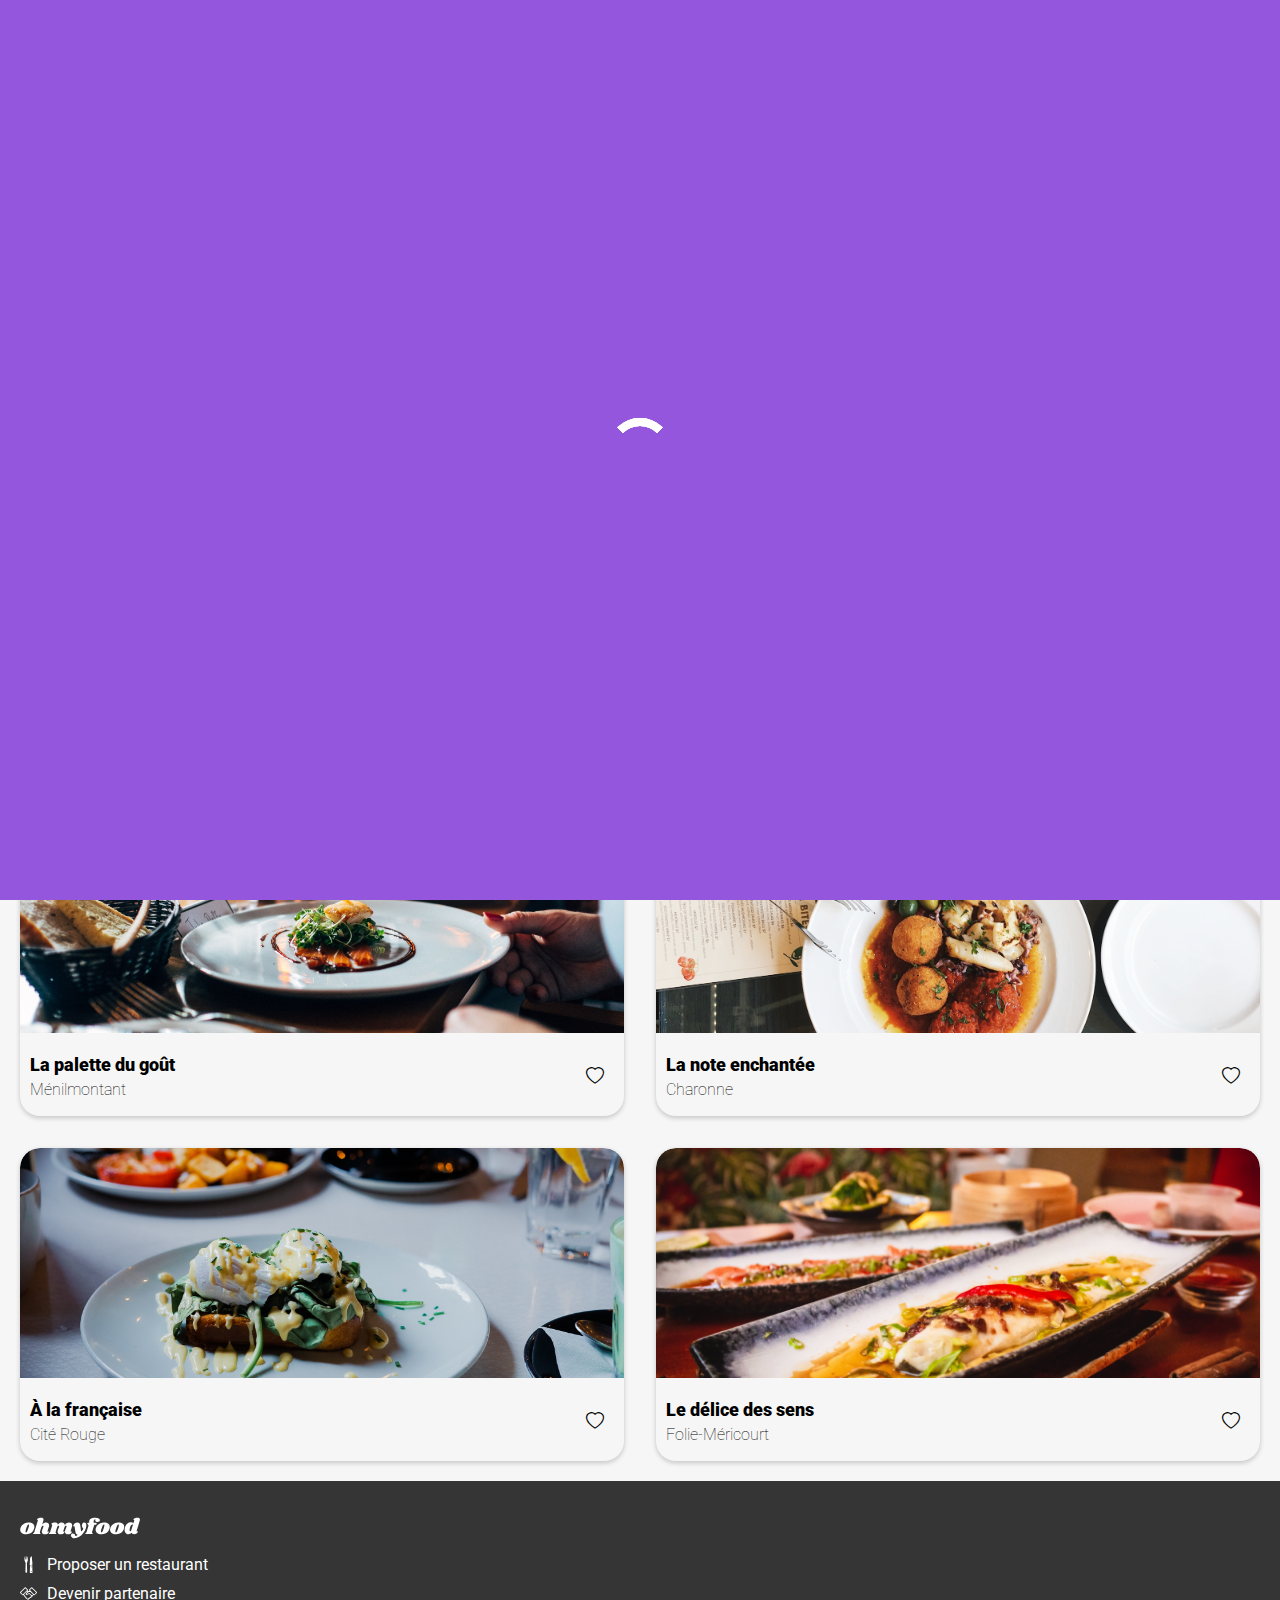
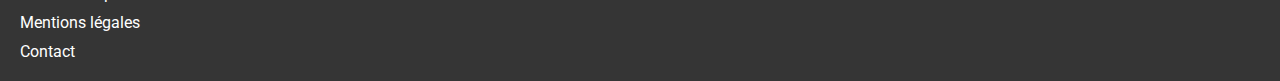
<file: index.html>
<!DOCTYPE html>
<html lang="en">
<head>
    <meta charset="UTF-8">
    <meta http-equiv="X-UA-Compatible" content="IE=edge">
    <meta name="viewport" content="width=device-width, initial-scale=1.0">
    <link rel="stylesheet" href="https://cdn.jsdelivr.net/npm/bootstrap-icons@1.8.1/font/bootstrap-icons.css">
    <link rel="stylesheet" href="css/styles.css">
    <title>Ohmyfood!</title>
</head>
<body>
    <header>
        <img src="images/logo/ohmyfood.png" alt="Logo ohmyfood" class="logo-header">
        <div class="header-location">
            <i class="bi bi-geo-alt-fill"></i>
            <input type="text" placeholder="Paris, Belleville">
        </div>
    </header>

    <main>
        <section class="explore">
            <h2 class="explore-title" id="first-explore-title">
                Réservez le menu qui vous convient
            </h2>
            <h4 class="explore-title" id="second-explore-title">
                Découvrez des restaurants d'exception, séléctionnés par nos soins.
            </h4>
            <button class="button-explore">
                Explorez nos restaurants
            </button>
        </section>

        <section class="top-card-section">
            <h2 class="section-title">
                Fonctionnement
            </h2>
            <a href="#restaurants">
            <div class="top-card">
                <span class="card-number">
                    1
                </span>
                <i class="bi bi-phone card-icon"></i>
                <span class="top-card-text">
                    Choisissez un restaurant
                </span>
            </div>
            </a>
            <div class="top-card">
                <span class="card-number">
                    2
                </span>
                <i class="bi bi-list-ul card-icon"></i>
                <span class="top-card-text">
                    Composez votre menu
                </span>
            </div>
            <div class="top-card">
                <span class="card-number">
                    3
                </span>
                <i class="bi bi-shop-window card-icon"></i>
                <span class="top-card-text">
                    Dégustez au restaurant
                </span>
            </div>
        </section>

        <section class="restaurants">
            <span class="bot-card-title" id="restaurants">
                Restaurants
            </span>
            <div class="cards">
                <div class="bot-card">
                    <a href="restaurant-links/restaurant-1/index.html">
                        <img src="images/restaurants/jay-wennington-N_Y88TWmGwA-unsplash.jpg" alt="La palette du goût" class="img-card" />
                    </a>
                    <div class="card-text-full">
                        <span class="top-right-text">Nouveau</span>
                            <div class="card-text">
                                <h4>
                                    La palette du goût
                                </h4>
                                <h6>
                                    Ménilmontant
                                </h6>
                            </div>
                <div class="heart">
                    <i class="bi bi-heart"></i>
                    <i class="bi bi-heart-fill"></i>
                </div>
                </div>
                </div>
                <div class="bot-card">
                    <a href="restaurant-links/restaurant-2/index.html">
                        <img src="images/restaurants/stil-u2Lp8tXIcjw-unsplash.jpg" alt="La note enchantée" class="img-card" />
                    </a>
                    <div class="card-text-full">
                    <span class="top-right-text">Nouveau</span>
                        <div class="card-text">
                            <h4>
                                La note enchantée
                            </h4>
                            <h6>
                                Charonne
                            </h6>
                        </div>
                <div class="heart">
                    <i class="bi bi-heart"></i>
                    <i class="bi bi-heart-fill"></i>
                </div>
                </div>
                </div>
                <div class="bot-card">
                    <a href="restaurant-links/restaurant-3/index.html">
                        <img src="images/restaurants/toa-heftiba-DQKerTsQwi0-unsplash.jpg" alt="À la française" class="img-card" />
                    </a>
                    <div class="card-text-full">
                        <div class="card-text">
                            <h4>
                                À la française
                            </h4>
                            <h6>
                                Cité Rouge
                            </h6>
                        </div>
                    <div class="heart">
                        <i class="bi bi-heart"></i>
                        <i class="bi bi-heart-fill"></i>
                    </div>
                    </div>
                </div>
                <div class="bot-card">
                    <a href="restaurant-links/restaurant-4/index.html">
                        <img src="images/restaurants/louis-hansel-shotsoflouis-qNBGVyOCY8Q-unsplash.jpg" alt="Le délice des sens" class="img-card" />
                    </a>
                    <div class="card-text-full">
                        <div class="card-text">
                            <h4>
                                Le délice des sens
                            </h4>
                            <h6>
                            Folie-Méricourt
                            </h6>
                        </div>
                <div class="heart">
                    <i class="bi bi-heart"></i>
                    <i class="bi bi-heart-fill"></i>
                </div>
                </div>
                </div>
            </div>
        </section>
    </main>
    <footer>
        <svg width="196" height="34" viewBox="0 0 196 34" fill="none" xmlns="http://www.w3.org/2000/svg" class="logo-footer">
<path d="M13.932 7.956C17.196 7.956 19.596 8.61599 21.132 9.936C22.692 11.256 23.472 12.984 23.472 15.12C23.472 15.84 23.376 16.644 23.184 17.532C22.728 19.5 21.876 21.228 20.628 22.716C19.38 24.18 17.844 25.32 16.02 26.136C14.22 26.928 12.264 27.324 10.152 27.324C6.81599 27.324 4.34399 26.664 2.73599 25.344C1.15199 24 0.359985 22.224 0.359985 20.016C0.359985 19.272 0.455985 18.444 0.647985 17.532C1.10399 15.66 1.96799 14.004 3.23999 12.564C4.53599 11.1 6.10799 9.972 7.95599 9.18C9.82799 8.364 11.82 7.956 13.932 7.956ZM13.824 11.16C13.32 11.16 12.78 11.616 12.204 12.528C11.652 13.416 10.992 15.108 10.224 17.604C9.45599 20.1 9.07199 21.852 9.07199 22.86C9.07199 23.388 9.15599 23.748 9.32399 23.94C9.49199 24.108 9.71999 24.192 10.008 24.192C10.512 24.24 11.028 23.808 11.556 22.896C12.108 21.984 12.792 20.208 13.608 17.568C14.352 15.24 14.724 13.548 14.724 12.492C14.724 11.988 14.64 11.64 14.472 11.448C14.328 11.256 14.112 11.16 13.824 11.16Z" fill="#FFFFFF"/>
<path d="M44.9899 22.032C44.9419 22.128 44.9179 22.272 44.9179 22.464C44.9179 22.632 44.9539 22.764 45.0259 22.86C45.1219 22.956 45.2419 23.004 45.3859 23.004C45.6739 23.004 45.9139 22.884 46.1059 22.644C46.3219 22.38 46.4659 22.248 46.5379 22.248C46.6579 22.248 46.7539 22.332 46.8259 22.5C46.8979 22.644 46.9339 22.824 46.9339 23.04C46.9579 23.736 46.7299 24.42 46.2499 25.092C45.7699 25.74 45.0619 26.28 44.1259 26.712C43.2139 27.12 42.1099 27.324 40.8139 27.324C39.2299 27.324 37.9699 26.964 37.0339 26.244C36.0979 25.5 35.6179 24.516 35.5939 23.292C35.5939 22.404 35.8099 21.408 36.2419 20.304L38.2219 15.12C38.3419 14.808 38.4019 14.556 38.4019 14.364C38.4019 14.052 38.2939 13.812 38.0779 13.644C37.8859 13.452 37.6459 13.356 37.3579 13.356C36.9019 13.356 36.4339 13.572 35.9539 14.004C35.4979 14.412 35.1259 15.084 34.8379 16.02V15.948L32.5699 23.256C32.4979 23.544 32.4619 23.796 32.4619 24.012C32.4619 24.324 32.5219 24.576 32.6419 24.768C32.7619 24.936 32.9299 25.104 33.1459 25.272C33.3139 25.44 33.4339 25.584 33.5059 25.704C33.5779 25.8 33.5899 25.932 33.5419 26.1C33.4219 26.412 33.1819 26.64 32.8219 26.784C32.4619 26.928 31.9099 27 31.1659 27H22.9579C22.3339 27 21.8779 26.904 21.5899 26.712C21.3019 26.496 21.2059 26.22 21.3019 25.884C21.3979 25.596 21.6499 25.344 22.0579 25.128C22.4179 24.936 22.7179 24.708 22.9579 24.444C23.1979 24.18 23.4019 23.76 23.5699 23.184L29.0419 5.22C29.1139 5.004 29.1499 4.824 29.1499 4.68C29.1499 4.416 29.0779 4.2 28.9339 4.032C28.8139 3.864 28.6459 3.696 28.4299 3.528C28.1899 3.336 28.0099 3.168 27.8899 3.024C27.7939 2.88 27.7819 2.688 27.8539 2.448C27.9979 1.896 28.7539 1.416 30.1219 1.00799C31.4899 0.599996 32.9179 0.395996 34.4059 0.395996C35.7979 0.395996 36.8179 0.659996 37.4659 1.188C38.1379 1.716 38.4739 2.436 38.4739 3.348C38.4739 3.876 38.3899 4.392 38.2219 4.896L36.2779 11.232C37.2139 10.008 38.1979 9.156 39.2299 8.676C40.2859 8.196 41.4259 7.956 42.6499 7.956C44.1139 7.956 45.2899 8.4 46.1779 9.288C47.0899 10.176 47.5459 11.328 47.5459 12.744C47.5459 13.488 47.4259 14.22 47.1859 14.94L44.9899 22.032Z" fill="#FFFFFF"/>
<path d="M82.7165 22.032C82.6685 22.128 82.6445 22.272 82.6445 22.464C82.6445 22.632 82.6805 22.764 82.7525 22.86C82.8485 22.956 82.9685 23.004 83.1125 23.004C83.4005 23.004 83.6405 22.884 83.8325 22.644C84.0485 22.38 84.1925 22.248 84.2645 22.248C84.3845 22.248 84.4805 22.332 84.5525 22.5C84.6245 22.644 84.6605 22.824 84.6605 23.04C84.6845 23.736 84.4565 24.42 83.9765 25.092C83.4965 25.74 82.7885 26.28 81.8525 26.712C80.9405 27.12 79.8365 27.324 78.5405 27.324C76.9565 27.324 75.6965 26.964 74.7605 26.244C73.8245 25.5 73.3445 24.516 73.3205 23.292C73.3205 22.404 73.5365 21.408 73.9685 20.304L75.9485 15.12C76.0685 14.808 76.1285 14.556 76.1285 14.364C76.1285 14.052 76.0205 13.812 75.8045 13.644C75.6125 13.452 75.3725 13.356 75.0845 13.356C74.6765 13.356 74.2565 13.536 73.8245 13.896C73.3925 14.256 73.0085 14.82 72.6725 15.588L70.6925 22.032C70.6445 22.128 70.6205 22.272 70.6205 22.464C70.6205 22.632 70.6565 22.764 70.7285 22.86C70.8245 22.956 70.9445 23.004 71.0885 23.004C71.3765 23.004 71.6165 22.884 71.8085 22.644C72.0245 22.38 72.1685 22.248 72.2405 22.248C72.3605 22.248 72.4565 22.332 72.5285 22.5C72.6005 22.644 72.6365 22.824 72.6365 23.04C72.6605 23.736 72.4325 24.42 71.9525 25.092C71.4725 25.74 70.7645 26.28 69.8285 26.712C68.9165 27.12 67.8125 27.324 66.5165 27.324C64.9325 27.324 63.6725 26.964 62.7365 26.244C61.8005 25.5 61.3205 24.516 61.2965 23.292C61.2965 22.404 61.5125 21.408 61.9445 20.304L63.9245 15.12C64.0445 14.808 64.1045 14.556 64.1045 14.364C64.1045 14.052 63.9965 13.812 63.7805 13.644C63.5885 13.452 63.3485 13.356 63.0605 13.356C62.6525 13.356 62.2325 13.536 61.8005 13.896C61.3685 14.232 61.0085 14.784 60.7205 15.552L58.3445 23.256C58.2485 23.52 58.2005 23.772 58.2005 24.012C58.2005 24.3 58.2605 24.54 58.3805 24.732C58.5005 24.9 58.6685 25.08 58.8845 25.272C59.0525 25.416 59.1725 25.548 59.2445 25.668C59.3165 25.788 59.3285 25.932 59.2805 26.1C59.1845 26.412 58.9565 26.64 58.5965 26.784C58.2365 26.928 57.6725 27 56.9045 27H48.6965C48.0725 27 47.6285 26.904 47.3645 26.712C47.0765 26.496 46.9685 26.22 47.0405 25.884C47.1365 25.596 47.3885 25.344 47.7965 25.128C48.1565 24.936 48.4565 24.708 48.6965 24.444C48.9365 24.18 49.1405 23.76 49.3085 23.184L52.5125 12.78C52.5605 12.66 52.5845 12.492 52.5845 12.276C52.5845 12.012 52.5245 11.808 52.4045 11.664C52.3085 11.52 52.1405 11.34 51.9005 11.124C51.6605 10.932 51.4925 10.764 51.3965 10.62C51.3005 10.476 51.2885 10.284 51.3605 10.044C51.5045 9.492 52.2605 9.012 53.6285 8.604C54.9965 8.172 56.4245 7.956 57.9125 7.956C59.0885 7.956 60.0125 8.28 60.6845 8.928C61.3805 9.576 61.7165 10.464 61.6925 11.592C62.6765 10.224 63.7085 9.276 64.7885 8.748C65.8925 8.22 67.0805 7.956 68.3525 7.956C69.7445 7.956 70.8725 8.364 71.7365 9.18C72.6245 9.972 73.1165 11.016 73.2125 12.312C74.2445 10.68 75.3485 9.552 76.5245 8.928C77.7005 8.28 78.9845 7.956 80.3765 7.956C81.8405 7.956 83.0165 8.4 83.9045 9.288C84.8165 10.176 85.2725 11.328 85.2725 12.744C85.2725 13.488 85.1525 14.22 84.9125 14.94L82.7165 22.032Z" fill="#FFFFFF"/>
<path d="M104.932 7.956C105.988 7.956 106.828 8.388 107.452 9.252C108.1 10.092 108.424 11.244 108.424 12.708C108.424 13.98 108.196 15.348 107.74 16.812C106.852 19.764 105.424 22.548 103.456 25.164C101.512 27.78 99.2675 29.88 96.7235 31.464C94.2035 33.048 91.6836 33.84 89.1636 33.84C87.9156 33.84 86.8355 33.624 85.9235 33.192C85.0355 32.76 84.3635 32.184 83.9075 31.464C83.4275 30.744 83.1875 29.976 83.1875 29.16C83.1875 28.8 83.2475 28.404 83.3675 27.972C83.5835 27.3 83.9435 26.784 84.4475 26.424C84.9515 26.064 85.5516 25.884 86.2476 25.884C87.3516 25.884 88.2515 26.256 88.9475 27C89.6675 27.768 90.1236 28.812 90.3156 30.132C91.8516 30.06 93.2675 29.4 94.5635 28.152C93.3395 27.936 92.4275 27.528 91.8275 26.928C91.2515 26.304 90.8555 25.344 90.6395 24.048L89.1995 15.228C89.1275 14.772 89.0195 14.46 88.8755 14.292C88.7555 14.1 88.5876 14.004 88.3716 14.004C88.2036 14.004 87.9995 14.088 87.7595 14.256C87.5435 14.424 87.3875 14.508 87.2915 14.508C87.0995 14.508 87.0035 14.304 87.0035 13.896C87.0035 13.56 87.0635 13.2 87.1835 12.816C87.6155 11.448 88.4196 10.296 89.5956 9.36C90.7716 8.4 92.1395 7.92 93.6995 7.92C95.2355 7.92 96.3635 8.376 97.0835 9.288C97.8275 10.2 98.3076 11.604 98.5236 13.5L99.6035 21.42C99.6755 22.02 99.8915 22.32 100.252 22.32C100.684 22.32 101.188 21.936 101.764 21.168C102.34 20.376 102.904 19.26 103.456 17.82C102.736 17.172 102.184 16.428 101.8 15.588C101.416 14.748 101.224 13.848 101.224 12.888C101.224 12.144 101.32 11.472 101.512 10.872C101.8 9.912 102.244 9.192 102.844 8.712C103.468 8.208 104.164 7.956 104.932 7.956Z" fill="#FFFFFF"/>
<path d="M122.864 0.395996C125.432 0.395996 127.352 0.791996 128.624 1.584C129.92 2.352 130.568 3.3 130.568 4.428C130.568 5.34 130.184 6.048 129.416 6.552C128.672 7.032 127.688 7.272 126.464 7.272C125.336 7.272 124.46 6.996 123.836 6.444C123.212 5.892 122.9 5.208 122.9 4.392C122.9 3.888 123.056 3.36 123.368 2.808C122.648 2.808 122.048 2.988 121.568 3.348C121.088 3.684 120.716 4.272 120.452 5.112C120.308 5.64 120.236 6.132 120.236 6.588C120.236 7.164 120.332 7.62 120.524 7.956C120.74 8.268 121.04 8.424 121.424 8.424H123.548C124.796 8.424 125.42 8.808 125.42 9.576C125.42 9.672 125.396 9.816 125.348 10.008C125.204 10.536 124.904 10.932 124.448 11.196C124.016 11.46 123.356 11.592 122.468 11.592H121.388L117.824 23.256C117.752 23.544 117.716 23.796 117.716 24.012C117.716 24.324 117.776 24.576 117.896 24.768C118.016 24.936 118.184 25.104 118.4 25.272C118.568 25.44 118.688 25.584 118.76 25.704C118.832 25.8 118.844 25.932 118.796 26.1C118.676 26.412 118.436 26.64 118.076 26.784C117.716 26.928 117.164 27 116.42 27H108.212C107.588 27 107.132 26.904 106.844 26.712C106.556 26.496 106.46 26.22 106.556 25.884C106.652 25.596 106.904 25.344 107.312 25.128C107.672 24.936 107.972 24.708 108.212 24.444C108.452 24.18 108.656 23.76 108.824 23.184L111.632 13.968C111.752 13.608 111.812 13.236 111.812 12.852C111.812 12.372 111.704 12 111.488 11.736C111.296 11.448 110.996 11.136 110.588 10.8C110.324 10.584 110.12 10.404 109.976 10.26C109.856 10.092 109.796 9.9 109.796 9.684C109.772 9.228 109.928 8.904 110.264 8.712C110.624 8.52 111.296 8.424 112.28 8.424H113.18C113.012 7.824 112.928 7.224 112.928 6.624C112.928 6.024 113.036 5.4 113.252 4.752C113.708 3.528 114.68 2.496 116.168 1.65599C117.68 0.815996 119.912 0.395996 122.864 0.395996Z" fill="#FFFFFF"/>
<path d="M137.084 7.956C140.348 7.956 142.748 8.61599 144.284 9.936C145.844 11.256 146.624 12.984 146.624 15.12C146.624 15.84 146.528 16.644 146.336 17.532C145.88 19.5 145.028 21.228 143.78 22.716C142.532 24.18 140.996 25.32 139.172 26.136C137.372 26.928 135.416 27.324 133.304 27.324C129.968 27.324 127.496 26.664 125.888 25.344C124.304 24 123.512 22.224 123.512 20.016C123.512 19.272 123.608 18.444 123.8 17.532C124.256 15.66 125.12 14.004 126.392 12.564C127.688 11.1 129.26 9.972 131.108 9.18C132.98 8.364 134.972 7.956 137.084 7.956ZM136.976 11.16C136.472 11.16 135.932 11.616 135.356 12.528C134.804 13.416 134.144 15.108 133.376 17.604C132.608 20.1 132.224 21.852 132.224 22.86C132.224 23.388 132.308 23.748 132.476 23.94C132.644 24.108 132.872 24.192 133.16 24.192C133.664 24.24 134.18 23.808 134.708 22.896C135.26 21.984 135.944 20.208 136.76 17.568C137.504 15.24 137.876 13.548 137.876 12.492C137.876 11.988 137.792 11.64 137.624 11.448C137.48 11.256 137.264 11.16 136.976 11.16Z" fill="#FFFFFF"/>
<path d="M160.709 7.956C163.973 7.956 166.373 8.61599 167.909 9.936C169.469 11.256 170.249 12.984 170.249 15.12C170.249 15.84 170.153 16.644 169.961 17.532C169.505 19.5 168.653 21.228 167.405 22.716C166.157 24.18 164.621 25.32 162.797 26.136C160.997 26.928 159.041 27.324 156.929 27.324C153.593 27.324 151.121 26.664 149.513 25.344C147.929 24 147.137 22.224 147.137 20.016C147.137 19.272 147.233 18.444 147.425 17.532C147.881 15.66 148.745 14.004 150.017 12.564C151.313 11.1 152.885 9.972 154.733 9.18C156.605 8.364 158.597 7.956 160.709 7.956ZM160.601 11.16C160.097 11.16 159.557 11.616 158.981 12.528C158.429 13.416 157.769 15.108 157.001 17.604C156.233 20.1 155.849 21.852 155.849 22.86C155.849 23.388 155.933 23.748 156.101 23.94C156.269 24.108 156.497 24.192 156.785 24.192C157.289 24.24 157.805 23.808 158.333 22.896C158.885 21.984 159.569 20.208 160.385 17.568C161.129 15.24 161.501 13.548 161.501 12.492C161.501 11.988 161.417 11.64 161.249 11.448C161.105 11.256 160.889 11.16 160.601 11.16Z" fill="#FFFFFF"/>
<path d="M190.526 21.816C190.478 22.008 190.454 22.14 190.454 22.212C190.454 22.38 190.502 22.512 190.598 22.608C190.694 22.704 190.814 22.752 190.958 22.752C191.246 22.752 191.486 22.632 191.678 22.392C191.894 22.128 192.038 21.996 192.11 21.996C192.23 21.996 192.326 22.08 192.398 22.248C192.47 22.416 192.506 22.608 192.506 22.824C192.53 23.472 192.278 24.132 191.75 24.804C191.246 25.476 190.562 26.028 189.698 26.46C188.834 26.892 187.898 27.108 186.89 27.108C185.69 27.108 184.646 26.88 183.758 26.424C182.87 25.968 182.258 25.368 181.922 24.624C181.274 25.464 180.53 26.088 179.69 26.496C178.85 26.904 177.962 27.108 177.026 27.108C175.922 27.108 174.89 26.832 173.93 26.28C172.994 25.728 172.238 24.948 171.662 23.94C171.11 22.908 170.834 21.744 170.834 20.448C170.834 18.264 171.242 16.212 172.058 14.292C172.898 12.348 174.062 10.788 175.55 9.612C177.038 8.412 178.73 7.812 180.626 7.812C181.658 7.812 182.534 7.932 183.254 8.172C183.998 8.412 184.67 8.772 185.27 9.252L186.494 5.22C186.566 5.004 186.602 4.824 186.602 4.68C186.602 4.416 186.53 4.2 186.386 4.032C186.266 3.864 186.098 3.696 185.882 3.528C185.642 3.336 185.462 3.168 185.342 3.024C185.246 2.88 185.234 2.688 185.306 2.448C185.45 1.896 186.206 1.416 187.574 1.00799C188.942 0.599996 190.37 0.395996 191.858 0.395996C193.25 0.395996 194.27 0.659996 194.918 1.188C195.59 1.716 195.926 2.436 195.926 3.348C195.926 3.876 195.842 4.392 195.674 4.896L190.526 21.816ZM184.514 11.7C184.13 11.364 183.71 11.196 183.254 11.196C182.558 11.196 181.874 11.712 181.202 12.744C180.53 13.776 179.99 15.024 179.582 16.488C179.174 17.952 178.982 19.272 179.006 20.448C179.006 21.768 179.438 22.428 180.302 22.428C180.614 22.428 180.878 22.308 181.094 22.068C181.31 21.804 181.514 21.384 181.706 20.808L184.514 11.7Z" fill="#FFFFFF"/>
</svg>

    <div class="footer-text">
        <div class="text-and-icon-footer">
            <svg version="1.1" id="Capa_1" xmlns="http://www.w3.org/2000/svg" xmlns:xlink="http://www.w3.org/1999/xlink" x="0px" y="0px"
	        viewBox="0 0 59.687 59.687" style="enable-background:new 0 0 59.687 59.687;" xml:space="preserve" class="icon-footer">
            <g>
                <g>
                    <path style="fill:#FFFFFF;" d="M37.094,33.579l-1.804-0.685l-0.868,25.604c0,0.576,3.012,1.189,4.427,1.189h0.631
                        c1.416,0,4.428-0.613,4.428-1.189l-0.927-27.324L37.094,33.579z M39.256,55.816c-0.786,0-1.423-0.638-1.423-1.423
                        c0-0.786,0.637-1.423,1.423-1.423s1.423,0.637,1.423,1.423C40.679,55.178,40.042,55.816,39.256,55.816z M39.256,40.049
                        c-0.786,0-1.423-0.637-1.423-1.424c0-0.785,0.637-1.422,1.423-1.422s1.423,0.637,1.423,1.422
                        C40.679,39.413,40.042,40.049,39.256,40.049z"/>
                    <path style="fill:#FFFFFF;" d="M27.821,12.5c0-8.022-0.476-10.391-2.334-11.087l-0.219,10.362c0,0.498-0.367,0.912-0.818,0.912
                        h-0.289c-0.451,0-0.818-0.414-0.818-0.923l-0.844-10.64c-0.227,0-0.46,0.001-0.706,0.001c-0.426,0-0.819,0.003-1.187,0.012
                        l-0.843,10.666c0.001,0.469-0.365,0.883-0.816,0.883h-0.289c-0.451,0-0.818-0.414-0.818-0.923L17.625,1.662
                        c-1.857,0.998-1.86,3.835-1.86,11.854c0,2.184,0.392,3.915,1.318,5.11c0.296,0.65,0.648,1.419,1.021,2.224
                        c0.575,1.244,1.195,2.565,1.737,3.681l-0.852,32.735c0,0.771,1.642,1.422,2.414,1.422h1.271c0.772,0,2.414-0.718,2.414-1.49
                        l-0.864-33.106l1.977-5.163l0.335-0.876C27.437,16.611,27.821,14.657,27.821,12.5z"/>
                    <path style="fill:#FFFFFF;" d="M37.08,32.504l6.841-2.795L41.111,0c-3.698,3.21-5.405,6.936-5.647,7.492l-1.507,23.826
                        L37.08,32.504z"/>
                </g>
            </g>
            <g>
            </g>
            <g>
            </g>
            <g>
            </g>
            <g>
            </g>
            <g>
            </g>
            <g>
            </g>
            <g>
            </g>
            <g>
            </g>
            <g>
            </g>
            <g>
            </g>
            <g>
            </g>
            <g>
            </g>
            <g>
            </g>
            <g>
            </g>
            <g>
            </g>
            </svg>
            <div class="footer-text">
                <span>Proposer un restaurant</span>
            </div>
        </div>
        <div class="text-and-icon-footer">
            <svg version="1.1" id="Layer_1" xmlns="http://www.w3.org/2000/svg" xmlns:xlink="http://www.w3.org/1999/xlink" x="0px" y="0px"
                viewBox="0 0 511.997 511.997" style="enable-background:new 0 0 511.997 511.997;" xml:space="preserve" fill="#FFFFFF" class="icon-footer">
            <g>
                <g>
                    <path d="M505.899,211.567L368.7,74.369c-7.876-7.902-21.649-7.902-29.525,0l-62.925,62.899c-8.064,8.124-8.064,21.35,0.034,29.525
                        l17.05,16.853c-11.042-0.879-26.547,4.838-27.989,4.745l-39.083-12.109l9.455-9.455c3.951-3.951,6.135-9.199,6.135-14.771
                        c0-5.598-2.185-10.846-6.127-14.771L172.834,74.36c-7.91-7.876-21.615-7.876-29.525,0.026L6.135,211.542
                        C2.185,215.493,0,220.749,0,226.347c0,5.572,2.185,10.829,6.127,14.754l62.874,62.899c3.934,3.951,9.19,6.127,14.763,6.127
                        s10.812-2.176,14.771-6.127l4.318-4.318c11.136,23.322,48.546,70.741,74.633,96.845l34.304,34.304
                        c10.513,10.496,20.471,12.723,26.991,12.723c8.303,0,16.102-3.422,22.554-9.873c6.315-6.323,8.098-12.476,8.499-16.922
                        c7.561,1.775,18.91,0.947,25.796-5.948c6.315-6.298,8.098-12.476,8.499-16.922c7.561,1.775,18.91,0.973,25.796-5.922
                        c6.315-6.323,8.098-12.476,8.491-16.922c7.612,1.672,18.927,0.922,25.796-5.948c5.837-5.845,12.194-16.29,7.578-30.839
                        c9.813-9.156,26.377-19.831,42.735-29.559c3.823,3.388,8.567,5.419,13.713,5.419c5.598,0,10.846-2.176,14.763-6.127l62.891-62.874
                        C514.031,232.943,514.031,219.717,505.899,211.567z M83.772,282.573l-56.209-56.226L158.071,95.796l56.209,56.226L83.772,282.573z
                        M347.034,346.539c-0.913,0-2.662-0.427-4.215-0.802c-2.628-0.623-5.598-1.348-8.909-1.348c-6.673,0-11.025,2.953-13.508,5.427
                        c-5.803,5.803-6.426,12.023-6.801,15.753c-0.265,2.628-0.29,2.773-0.836,3.849c-0.913,0-2.662-0.427-4.215-0.802
                        c-2.628-0.648-5.598-1.348-8.926-1.348c-6.699,0-11.059,2.953-13.525,5.427c-5.803,5.803-6.426,12.023-6.801,15.727
                        c-0.265,2.628-0.29,2.773-0.853,3.849c-0.913,0-2.671-0.427-4.224-0.802c-2.611-0.623-5.572-1.323-8.9-1.323
                        c-6.699,0-11.059,2.953-13.5,5.402c-5.828,5.803-6.451,12.023-6.827,15.753c-0.265,2.628-0.29,2.773-1.775,4.275
                        c-2.364,2.372-3.934,2.372-4.446,2.372c-2.338,0-5.572-1.903-8.892-5.222l-34.304-34.304
                        c-29.261-29.278-62.515-75.947-75.349-96.128l85.709-85.709l18.91,5.333c-15.812,12.075-28.365,29.372-38.502,41.933
                        c-3.362,4.173-6.025,7.526-7.902,9.404c-8.004,8.004-10.453,16.375-7.279,24.926c2.338,6.349,7.441,11.452,13.901,17.903
                        c5.751,5.751,12.996,8.798,20.966,8.798c16.316,0,31.94-12.373,47.053-24.354c3.311-2.62,13.261-9.353,19.507-13.542
                        c24.55,22.349,48.23,44.245,64.93,60.937C351.352,341.718,347.674,345.396,347.034,346.539z M357.914,312.44
                        c-0.828-0.905-1.374-1.715-2.278-2.62c-21.896-21.897-50.466-45.338-68.036-62.174c-5.393-5.171-15.121-3.618-22.69-1.289
                        c-8.841,1.502-17.118,5.7-27.708,14.089c-10.027,7.953-23.748,18.825-31.164,18.825c-0.998,0-6.801-4.122-7.902-5.222
                        c-2.125-2.125,4.113-9.122,8.141-14.123c14.046-17.399,32.725-37.001,57.19-46.404c20.804-8.004,35.26-4.557,54.4-4.267
                        l77.781,76.902C381.628,294.665,368.145,303.693,357.914,312.44z M428.245,282.514l-130.534-130.5l56.226-56.201l130.526,130.5
                        L428.245,282.514z"/>
                </g>
            </g>
            <g>
            </g>
            <g>
            </g>
            <g>
            </g>
            <g>
            </g>
            <g>
            </g>
            <g>
            </g>
            <g>
            </g>
            <g>
            </g>
            <g>
            </g>
            <g>
            </g>
            <g>
            </g>
            <g>
            </g>
            <g>
            </g>
            <g>
            </g>
            <g>
            </g>
            </svg>
            <div class="footer-text">
                <span>Devenir partenaire</span>
            </div>
        </div>
            <div>
                <span>Mentions légales</span>
            </div>
            <span class="footer-text">
                <a href="mailto:contact@ohmyfood.com" class="contact">Contact</a>
            </span>
        </div>
    </footer>
    <div class="loader-wrapper">
        <div class="lds-ring"><div></div><div></div><div></div><div></div></div>
    </div>
</body>
</html>
</file>
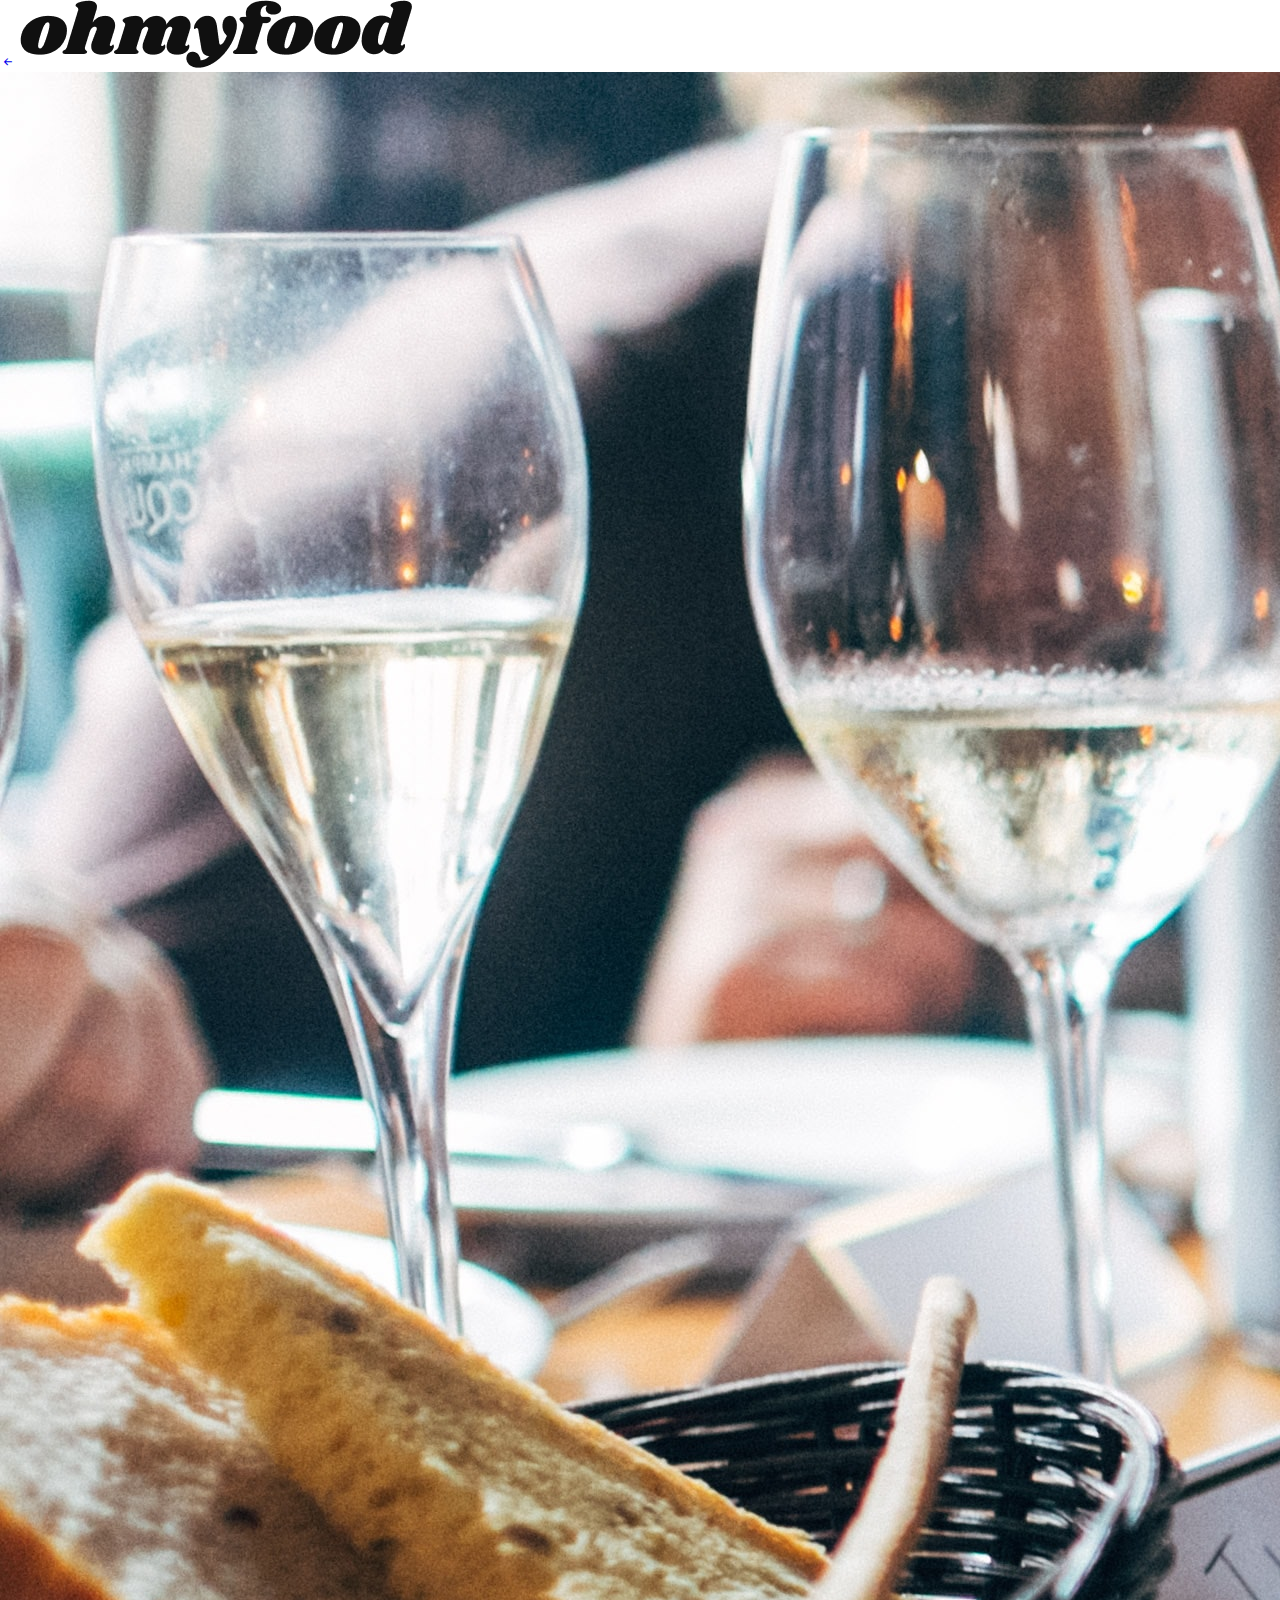
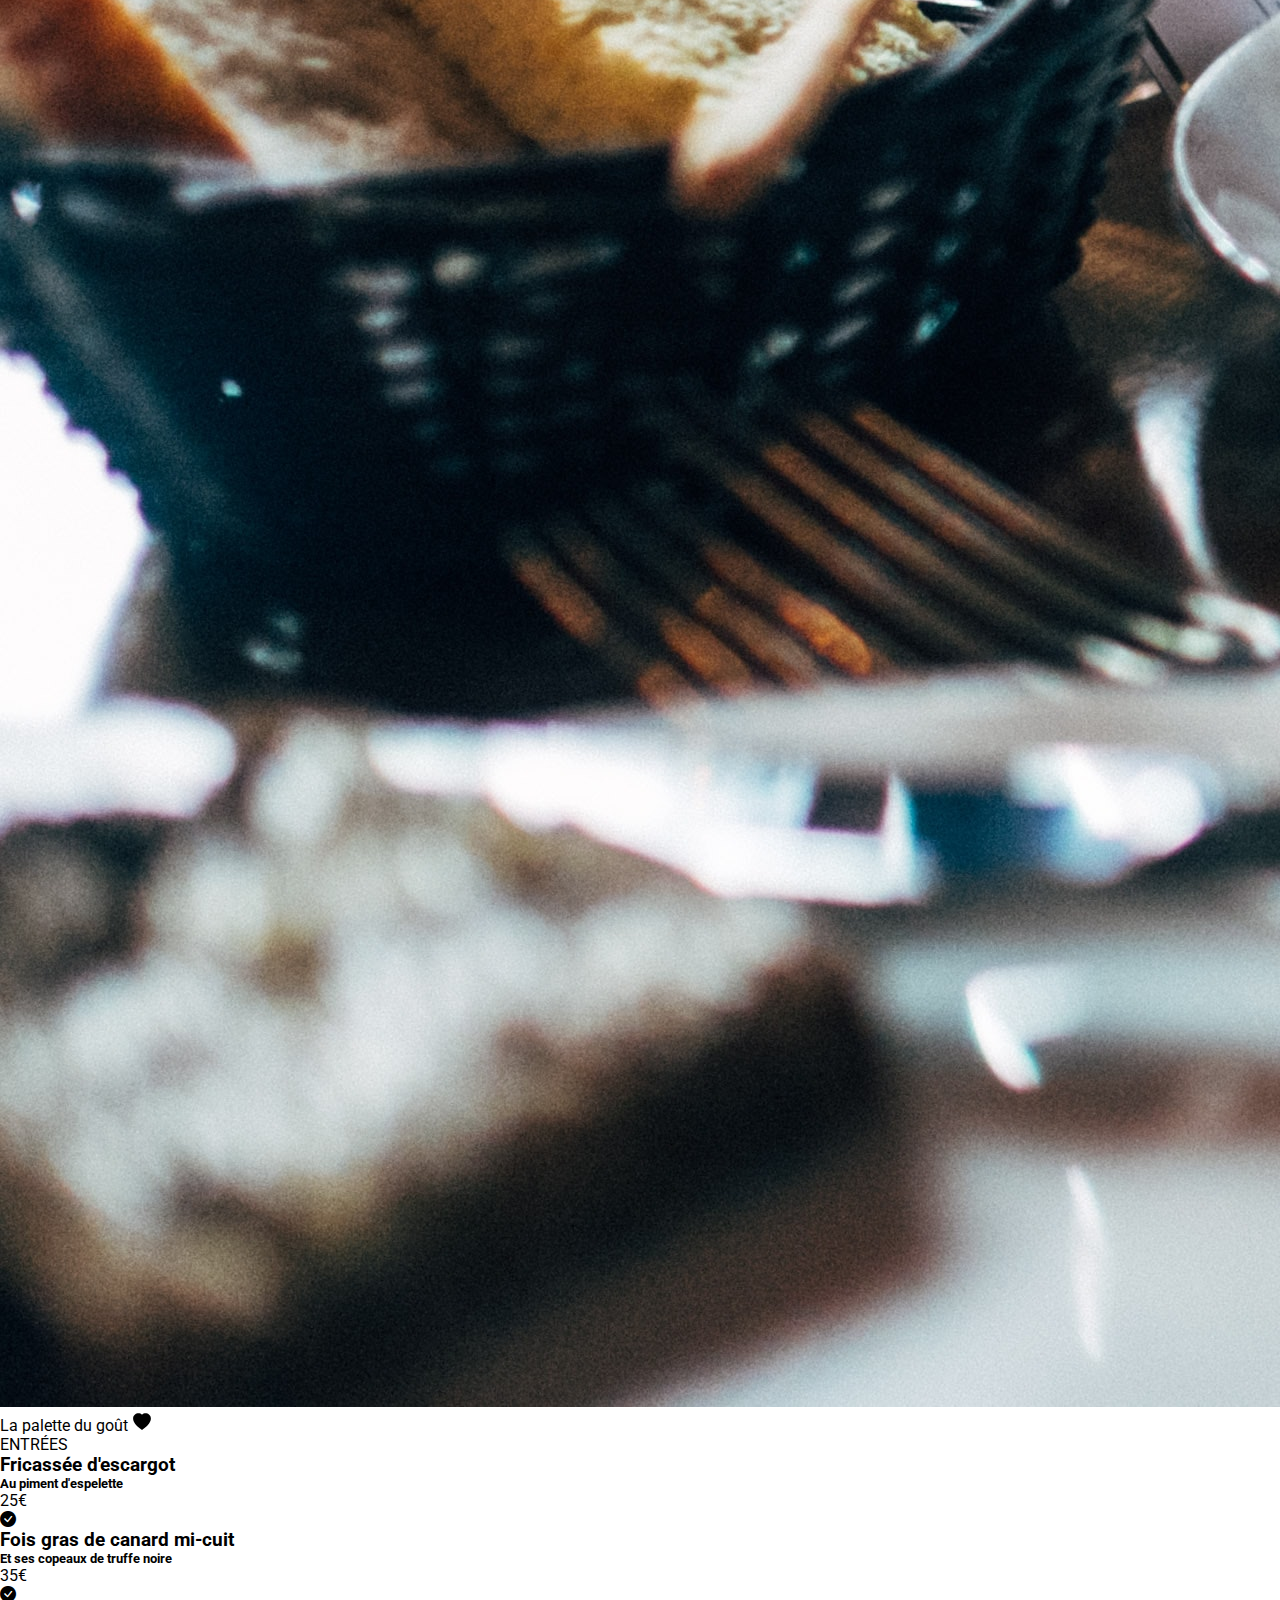
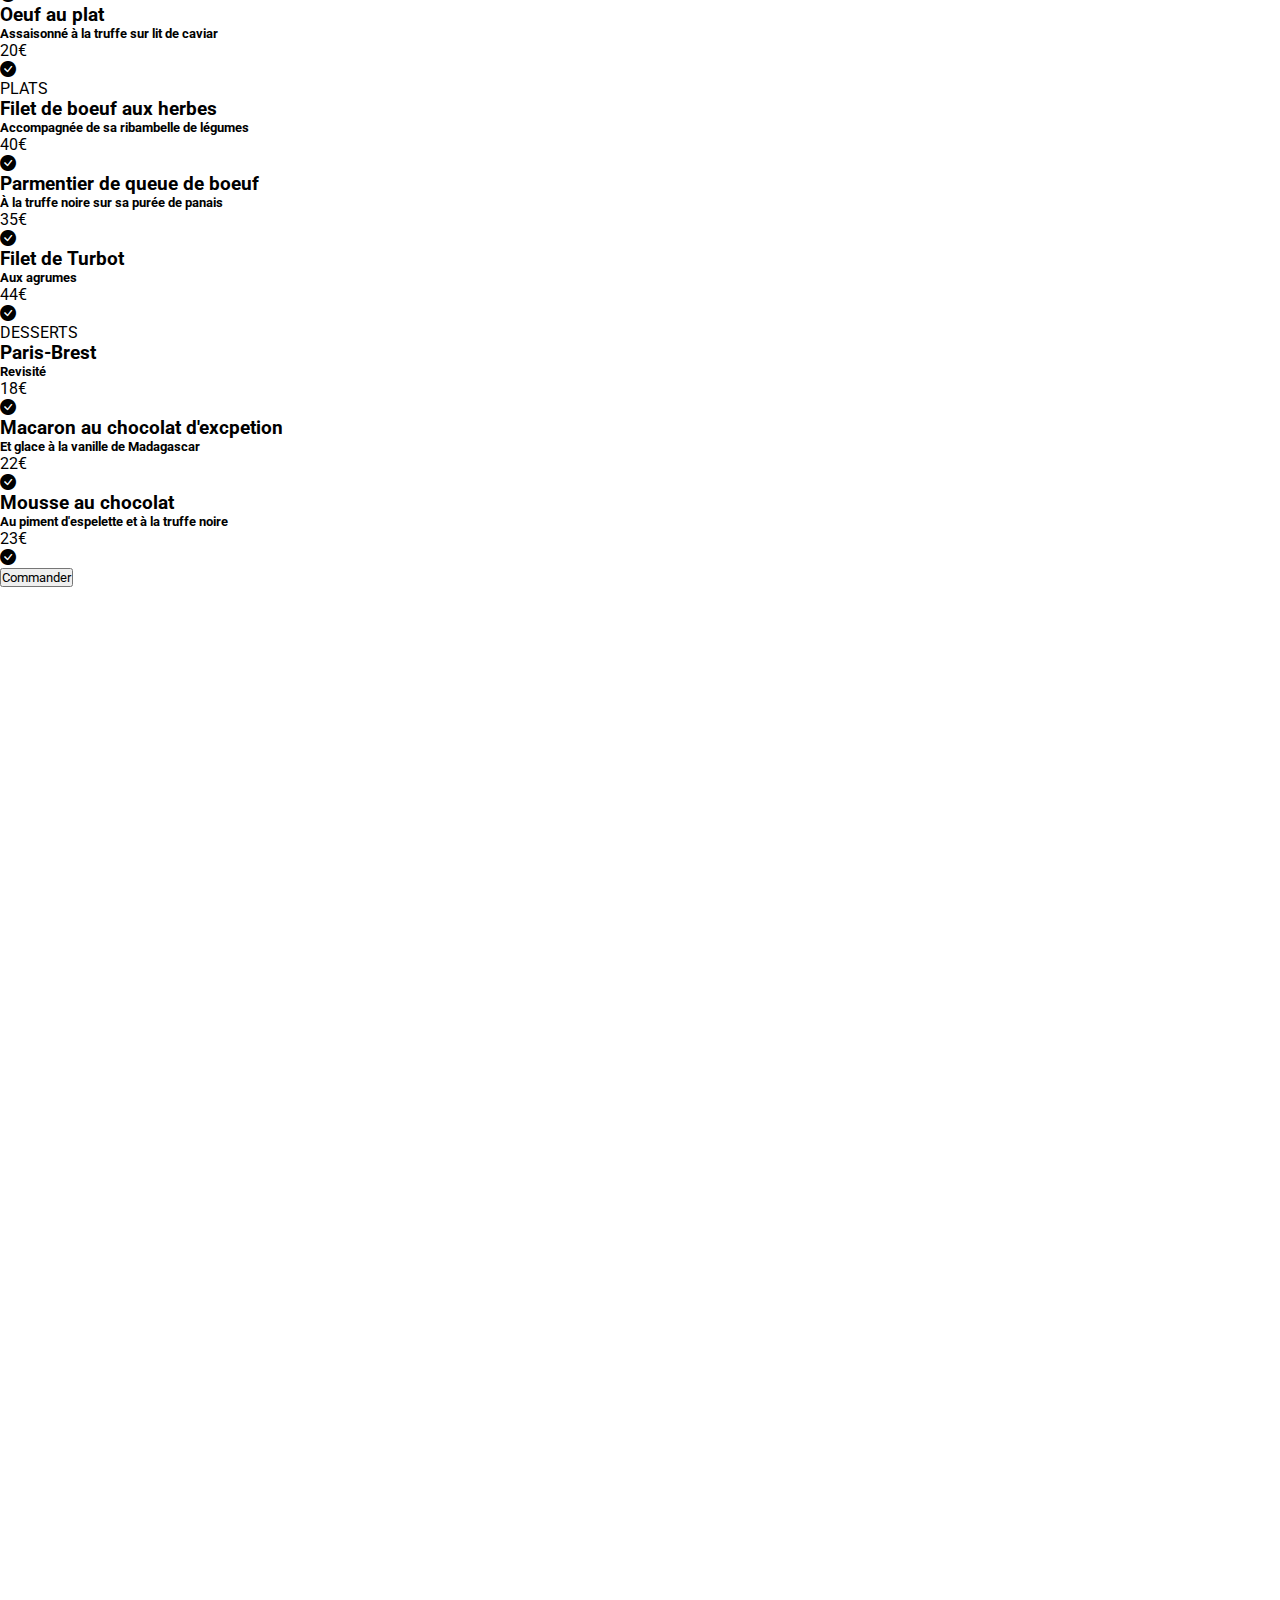
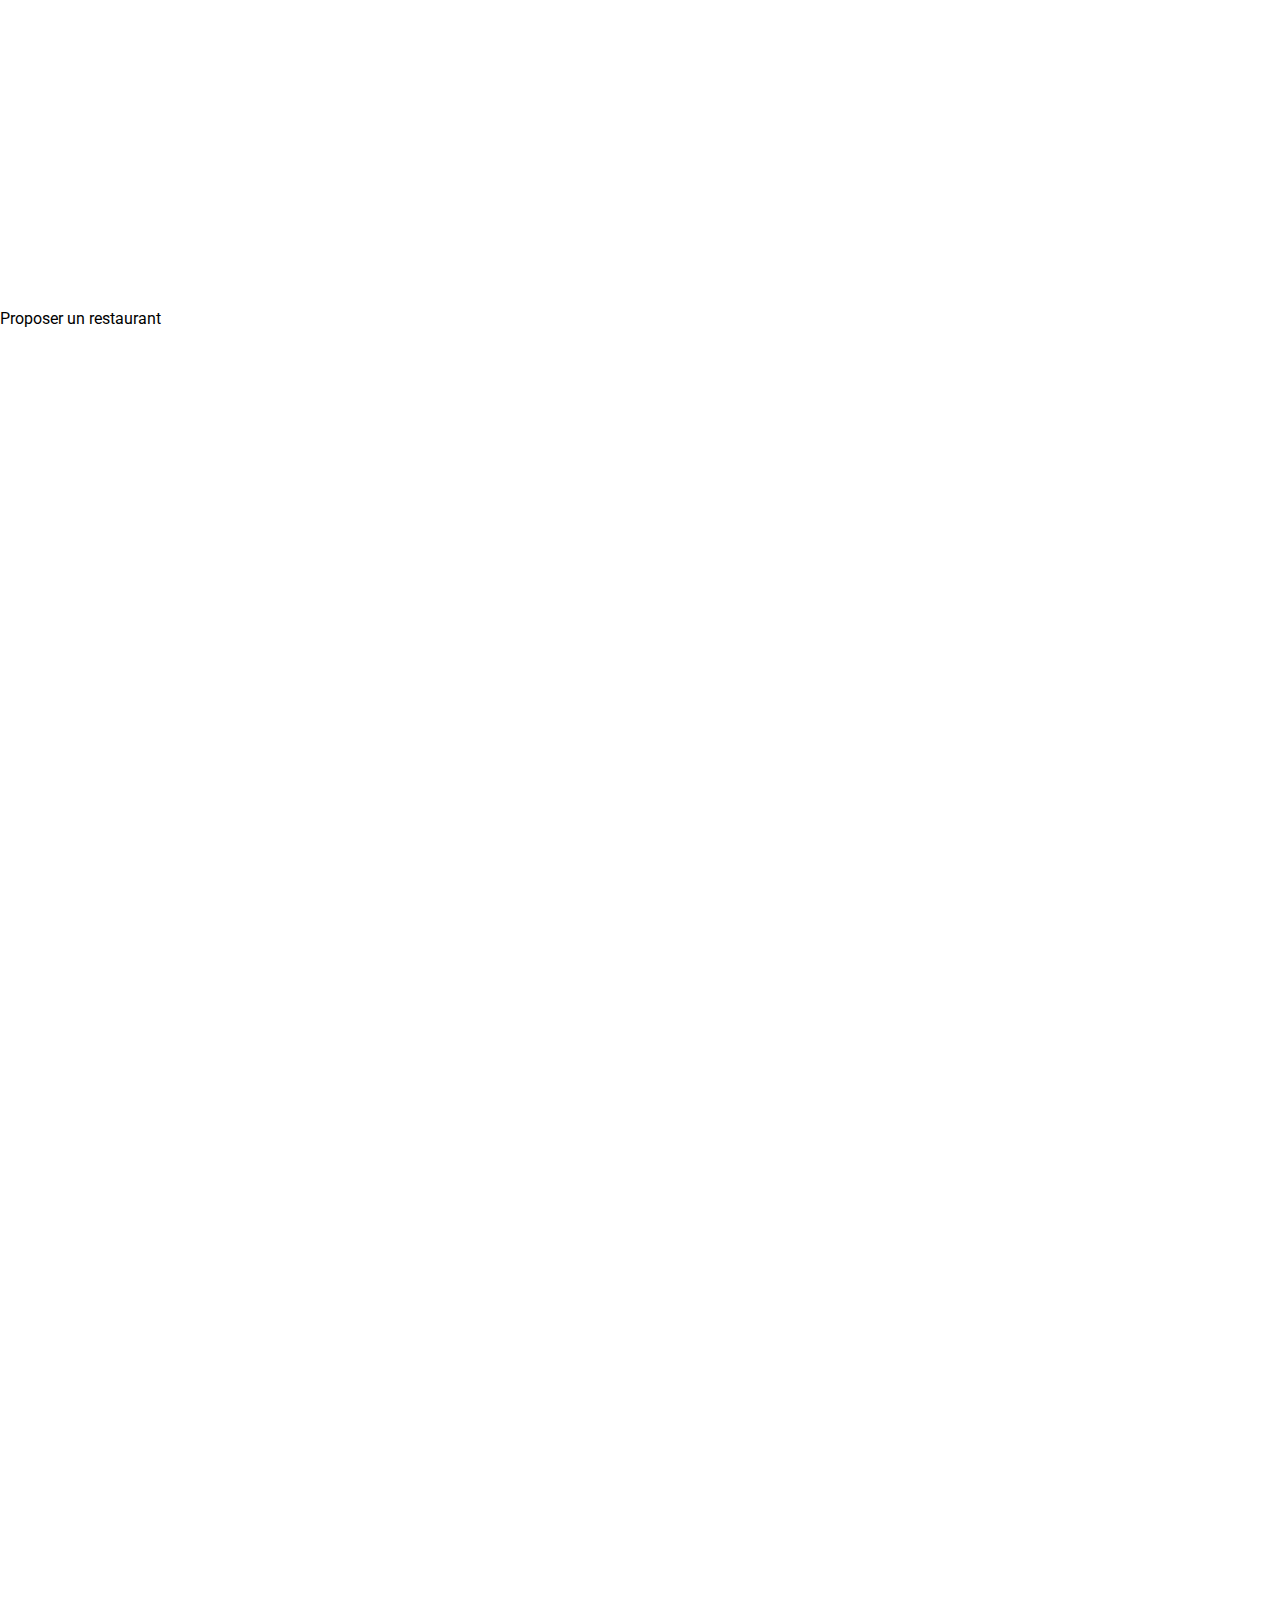
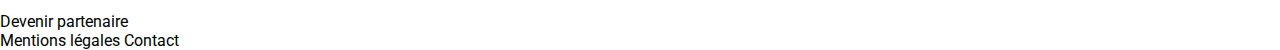
<file: restaurant links/index.html>
<!DOCTYPE html>
<html lang="en">
<head>
    <meta charset="UTF-8">
    <meta http-equiv="X-UA-Compatible" content="IE=edge">
    <meta name="viewport" content="width=device-width, initial-scale=1.0">
    <link rel="stylesheet" href="https://cdn.jsdelivr.net/npm/bootstrap-icons@1.8.1/font/bootstrap-icons.css">
    <link rel="stylesheet" href="css/styles.css">
    <title>La palette du goût</title>
</head>
<body>
    <header>
        <a href="../index.html"><i class="bi bi-arrow-left-short"></i></a>
        <img src="images/logo/ohmyfood.png" alt="Logo Ohmyfood" class="logo-header">
    </header>
    <img src="images/restaurants/jay-wennington-N_Y88TWmGwA-unsplash.jpg" alt="Photo restaurant" class="main-img">
    <main>
        <div class="restaurant-title">
            <span class="single-title">
                La palette du goût
            </span>
            <svg xmlns="http://www.w3.org/2000/svg" width="20" height="20" fill="currentColor" class="bi bi-heart-fill" viewBox="-1 -2 18 18">
            <path fill-rule="evenodd" d="M8 1.314C12.438-3.248 23.534 4.735 8 15-7.534 4.736 3.562-3.248 8 1.314z"/>
            </svg>
        </div>

        <article>
            <span class="title-article">
                ENTRÉES
            </span>
        <div class="all-elements">
            <div class="card-text-full">
                <div class="card-text">
                    <h3>
                        Fricassée d'escargot
                    </h3>
                    <h5>
                        Au piment d'espelette
                    </h5>
                </div>
                    <span class="price">
                        25€
                    </span>
                </div>
                <div class="checkbox">
                    <i class="bi bi-check-circle-fill"></i>
                </div>
            </div>
            <div class="all-elements">
                <div class="card-text-full">
                    <div class="card-text">
                    <h3>
                        Fois gras de canard mi-cuit
                    </h3>
                    <h5>
                        Et ses copeaux de truffe noire
                    </h5>
                </div>
                    <span class="price">
                        35€
                    </span>
                </div>
                <div class="checkbox">
                    <i class="bi bi-check-circle-fill"></i>
                </div>
            </div>
            <div class="all-elements">
                <div class="card-text-full">
                    <div class="card-text">
                    <h3>
                        Oeuf au plat
                    </h3>
                    <h5>
                        Assaisonné à la truffe sur lit de caviar
                    </h5>
                </div>
                    <span class="price">
                        20€
                    </span>
                </div>
                <div class="checkbox">
                    <i class="bi bi-check-circle-fill"></i>
                </div>
            </div>
            </article>
            <article>
                    <span class="title-article">
                        PLATS
                    </span>
                <div class="all-elements">
                    <div class="card-text-full">
                        <div class="card-text">
                        <h3>
                            Filet de boeuf aux herbes
                        </h3>
                        <h5>
                            Accompagnée de sa ribambelle de légumes
                        </h5>
                    </div>
                        <span class="price">
                            40€
                        </span>
                    </div>
                    <div class="checkbox">
                        <i class="bi bi-check-circle-fill"></i>
                    </div>
                </div>
                <div class="all-elements">
                    <div class="card-text-full">
                        <div class="card-text">
                        <h3>
                            Parmentier de queue de boeuf
                        </h3>
                        <h5>
                            À la truffe noire sur sa purée de panais
                        </h5>
                    </div>
                        <span class="price">
                            35€
                        </span>
                    </div>
                    <div class="checkbox">
                        <i class="bi bi-check-circle-fill"></i>
                    </div>
                </div>
                <div class="all-elements">
                    <div class="card-text-full">
                        <div class="card-text">
                        <h3>
                            Filet de Turbot
                        </h3>
                        <h5>
                            Aux agrumes
                        </h5>
                    </div>
                        <span class="price">
                            44€
                        </span>
                    </div>
                    <div class="checkbox">
                        <i class="bi bi-check-circle-fill"></i>
                    </div>
                </div>
                </article>
                <article>
                        <span class="title-article">
                            DESSERTS
                        </span>
                <div class="all-elements">
                    <div class="card-text-full">
                        <div class="card-text">
                                <h3>
                                    Paris-Brest
                                </h3>
                                <h5>
                                    Revisité
                                </h5>
                            </div>
                                <span class="price">
                                    18€
                                </span>
                            </div>
                        <div class="checkbox">
                            <i class="bi bi-check-circle-fill"></i>
                        </div>
                </div>
                <div class="all-elements">
                        <div class="card-text-full">
                            <div class="card-text">
                                <h3>
                                    Macaron au chocolat d'excpetion
                                </h3>
                                <h5>
                                    Et glace à la vanille de Madagascar
                                </h5>
                            </div>
                                <span class="price">
                                    22€
                                </span>
                            </div>
                        <div class="checkbox">
                            <i class="bi bi-check-circle-fill"></i>
                        </div>
                </div>
                <div class="all-elements">
                        <div class="card-text-full">
                            <div class="card-text">
                                <h3>
                                    Mousse au chocolat
                                </h3>
                                <h5>
                                    Au piment d'espelette et à la truffe noire
                                </h5>
                            </div>
                                <span class="price">
                                    23€
                                </span>
                    </div>
                        <div class="checkbox">
                            <i class="bi bi-check-circle-fill"></i>
                        </div>
                    </div>
                </article>
        <button class="button">Commander</button>
    </main>
</body>
<footer>
    <svg width="196" height="34" viewBox="0 0 196 34" fill="none" xmlns="http://www.w3.org/2000/svg" class="logo-footer">
    <path d="M13.932 7.956C17.196 7.956 19.596 8.61599 21.132 9.936C22.692 11.256 23.472 12.984 23.472 15.12C23.472 15.84 23.376 16.644 23.184 17.532C22.728 19.5 21.876 21.228 20.628 22.716C19.38 24.18 17.844 25.32 16.02 26.136C14.22 26.928 12.264 27.324 10.152 27.324C6.81599 27.324 4.34399 26.664 2.73599 25.344C1.15199 24 0.359985 22.224 0.359985 20.016C0.359985 19.272 0.455985 18.444 0.647985 17.532C1.10399 15.66 1.96799 14.004 3.23999 12.564C4.53599 11.1 6.10799 9.972 7.95599 9.18C9.82799 8.364 11.82 7.956 13.932 7.956ZM13.824 11.16C13.32 11.16 12.78 11.616 12.204 12.528C11.652 13.416 10.992 15.108 10.224 17.604C9.45599 20.1 9.07199 21.852 9.07199 22.86C9.07199 23.388 9.15599 23.748 9.32399 23.94C9.49199 24.108 9.71999 24.192 10.008 24.192C10.512 24.24 11.028 23.808 11.556 22.896C12.108 21.984 12.792 20.208 13.608 17.568C14.352 15.24 14.724 13.548 14.724 12.492C14.724 11.988 14.64 11.64 14.472 11.448C14.328 11.256 14.112 11.16 13.824 11.16Z" fill="#FFFFFF"/>
    <path d="M44.9899 22.032C44.9419 22.128 44.9179 22.272 44.9179 22.464C44.9179 22.632 44.9539 22.764 45.0259 22.86C45.1219 22.956 45.2419 23.004 45.3859 23.004C45.6739 23.004 45.9139 22.884 46.1059 22.644C46.3219 22.38 46.4659 22.248 46.5379 22.248C46.6579 22.248 46.7539 22.332 46.8259 22.5C46.8979 22.644 46.9339 22.824 46.9339 23.04C46.9579 23.736 46.7299 24.42 46.2499 25.092C45.7699 25.74 45.0619 26.28 44.1259 26.712C43.2139 27.12 42.1099 27.324 40.8139 27.324C39.2299 27.324 37.9699 26.964 37.0339 26.244C36.0979 25.5 35.6179 24.516 35.5939 23.292C35.5939 22.404 35.8099 21.408 36.2419 20.304L38.2219 15.12C38.3419 14.808 38.4019 14.556 38.4019 14.364C38.4019 14.052 38.2939 13.812 38.0779 13.644C37.8859 13.452 37.6459 13.356 37.3579 13.356C36.9019 13.356 36.4339 13.572 35.9539 14.004C35.4979 14.412 35.1259 15.084 34.8379 16.02V15.948L32.5699 23.256C32.4979 23.544 32.4619 23.796 32.4619 24.012C32.4619 24.324 32.5219 24.576 32.6419 24.768C32.7619 24.936 32.9299 25.104 33.1459 25.272C33.3139 25.44 33.4339 25.584 33.5059 25.704C33.5779 25.8 33.5899 25.932 33.5419 26.1C33.4219 26.412 33.1819 26.64 32.8219 26.784C32.4619 26.928 31.9099 27 31.1659 27H22.9579C22.3339 27 21.8779 26.904 21.5899 26.712C21.3019 26.496 21.2059 26.22 21.3019 25.884C21.3979 25.596 21.6499 25.344 22.0579 25.128C22.4179 24.936 22.7179 24.708 22.9579 24.444C23.1979 24.18 23.4019 23.76 23.5699 23.184L29.0419 5.22C29.1139 5.004 29.1499 4.824 29.1499 4.68C29.1499 4.416 29.0779 4.2 28.9339 4.032C28.8139 3.864 28.6459 3.696 28.4299 3.528C28.1899 3.336 28.0099 3.168 27.8899 3.024C27.7939 2.88 27.7819 2.688 27.8539 2.448C27.9979 1.896 28.7539 1.416 30.1219 1.00799C31.4899 0.599996 32.9179 0.395996 34.4059 0.395996C35.7979 0.395996 36.8179 0.659996 37.4659 1.188C38.1379 1.716 38.4739 2.436 38.4739 3.348C38.4739 3.876 38.3899 4.392 38.2219 4.896L36.2779 11.232C37.2139 10.008 38.1979 9.156 39.2299 8.676C40.2859 8.196 41.4259 7.956 42.6499 7.956C44.1139 7.956 45.2899 8.4 46.1779 9.288C47.0899 10.176 47.5459 11.328 47.5459 12.744C47.5459 13.488 47.4259 14.22 47.1859 14.94L44.9899 22.032Z" fill="#FFFFFF"/>
    <path d="M82.7165 22.032C82.6685 22.128 82.6445 22.272 82.6445 22.464C82.6445 22.632 82.6805 22.764 82.7525 22.86C82.8485 22.956 82.9685 23.004 83.1125 23.004C83.4005 23.004 83.6405 22.884 83.8325 22.644C84.0485 22.38 84.1925 22.248 84.2645 22.248C84.3845 22.248 84.4805 22.332 84.5525 22.5C84.6245 22.644 84.6605 22.824 84.6605 23.04C84.6845 23.736 84.4565 24.42 83.9765 25.092C83.4965 25.74 82.7885 26.28 81.8525 26.712C80.9405 27.12 79.8365 27.324 78.5405 27.324C76.9565 27.324 75.6965 26.964 74.7605 26.244C73.8245 25.5 73.3445 24.516 73.3205 23.292C73.3205 22.404 73.5365 21.408 73.9685 20.304L75.9485 15.12C76.0685 14.808 76.1285 14.556 76.1285 14.364C76.1285 14.052 76.0205 13.812 75.8045 13.644C75.6125 13.452 75.3725 13.356 75.0845 13.356C74.6765 13.356 74.2565 13.536 73.8245 13.896C73.3925 14.256 73.0085 14.82 72.6725 15.588L70.6925 22.032C70.6445 22.128 70.6205 22.272 70.6205 22.464C70.6205 22.632 70.6565 22.764 70.7285 22.86C70.8245 22.956 70.9445 23.004 71.0885 23.004C71.3765 23.004 71.6165 22.884 71.8085 22.644C72.0245 22.38 72.1685 22.248 72.2405 22.248C72.3605 22.248 72.4565 22.332 72.5285 22.5C72.6005 22.644 72.6365 22.824 72.6365 23.04C72.6605 23.736 72.4325 24.42 71.9525 25.092C71.4725 25.74 70.7645 26.28 69.8285 26.712C68.9165 27.12 67.8125 27.324 66.5165 27.324C64.9325 27.324 63.6725 26.964 62.7365 26.244C61.8005 25.5 61.3205 24.516 61.2965 23.292C61.2965 22.404 61.5125 21.408 61.9445 20.304L63.9245 15.12C64.0445 14.808 64.1045 14.556 64.1045 14.364C64.1045 14.052 63.9965 13.812 63.7805 13.644C63.5885 13.452 63.3485 13.356 63.0605 13.356C62.6525 13.356 62.2325 13.536 61.8005 13.896C61.3685 14.232 61.0085 14.784 60.7205 15.552L58.3445 23.256C58.2485 23.52 58.2005 23.772 58.2005 24.012C58.2005 24.3 58.2605 24.54 58.3805 24.732C58.5005 24.9 58.6685 25.08 58.8845 25.272C59.0525 25.416 59.1725 25.548 59.2445 25.668C59.3165 25.788 59.3285 25.932 59.2805 26.1C59.1845 26.412 58.9565 26.64 58.5965 26.784C58.2365 26.928 57.6725 27 56.9045 27H48.6965C48.0725 27 47.6285 26.904 47.3645 26.712C47.0765 26.496 46.9685 26.22 47.0405 25.884C47.1365 25.596 47.3885 25.344 47.7965 25.128C48.1565 24.936 48.4565 24.708 48.6965 24.444C48.9365 24.18 49.1405 23.76 49.3085 23.184L52.5125 12.78C52.5605 12.66 52.5845 12.492 52.5845 12.276C52.5845 12.012 52.5245 11.808 52.4045 11.664C52.3085 11.52 52.1405 11.34 51.9005 11.124C51.6605 10.932 51.4925 10.764 51.3965 10.62C51.3005 10.476 51.2885 10.284 51.3605 10.044C51.5045 9.492 52.2605 9.012 53.6285 8.604C54.9965 8.172 56.4245 7.956 57.9125 7.956C59.0885 7.956 60.0125 8.28 60.6845 8.928C61.3805 9.576 61.7165 10.464 61.6925 11.592C62.6765 10.224 63.7085 9.276 64.7885 8.748C65.8925 8.22 67.0805 7.956 68.3525 7.956C69.7445 7.956 70.8725 8.364 71.7365 9.18C72.6245 9.972 73.1165 11.016 73.2125 12.312C74.2445 10.68 75.3485 9.552 76.5245 8.928C77.7005 8.28 78.9845 7.956 80.3765 7.956C81.8405 7.956 83.0165 8.4 83.9045 9.288C84.8165 10.176 85.2725 11.328 85.2725 12.744C85.2725 13.488 85.1525 14.22 84.9125 14.94L82.7165 22.032Z" fill="#FFFFFF"/>
    <path d="M104.932 7.956C105.988 7.956 106.828 8.388 107.452 9.252C108.1 10.092 108.424 11.244 108.424 12.708C108.424 13.98 108.196 15.348 107.74 16.812C106.852 19.764 105.424 22.548 103.456 25.164C101.512 27.78 99.2675 29.88 96.7235 31.464C94.2035 33.048 91.6836 33.84 89.1636 33.84C87.9156 33.84 86.8355 33.624 85.9235 33.192C85.0355 32.76 84.3635 32.184 83.9075 31.464C83.4275 30.744 83.1875 29.976 83.1875 29.16C83.1875 28.8 83.2475 28.404 83.3675 27.972C83.5835 27.3 83.9435 26.784 84.4475 26.424C84.9515 26.064 85.5516 25.884 86.2476 25.884C87.3516 25.884 88.2515 26.256 88.9475 27C89.6675 27.768 90.1236 28.812 90.3156 30.132C91.8516 30.06 93.2675 29.4 94.5635 28.152C93.3395 27.936 92.4275 27.528 91.8275 26.928C91.2515 26.304 90.8555 25.344 90.6395 24.048L89.1995 15.228C89.1275 14.772 89.0195 14.46 88.8755 14.292C88.7555 14.1 88.5876 14.004 88.3716 14.004C88.2036 14.004 87.9995 14.088 87.7595 14.256C87.5435 14.424 87.3875 14.508 87.2915 14.508C87.0995 14.508 87.0035 14.304 87.0035 13.896C87.0035 13.56 87.0635 13.2 87.1835 12.816C87.6155 11.448 88.4196 10.296 89.5956 9.36C90.7716 8.4 92.1395 7.92 93.6995 7.92C95.2355 7.92 96.3635 8.376 97.0835 9.288C97.8275 10.2 98.3076 11.604 98.5236 13.5L99.6035 21.42C99.6755 22.02 99.8915 22.32 100.252 22.32C100.684 22.32 101.188 21.936 101.764 21.168C102.34 20.376 102.904 19.26 103.456 17.82C102.736 17.172 102.184 16.428 101.8 15.588C101.416 14.748 101.224 13.848 101.224 12.888C101.224 12.144 101.32 11.472 101.512 10.872C101.8 9.912 102.244 9.192 102.844 8.712C103.468 8.208 104.164 7.956 104.932 7.956Z" fill="#FFFFFF"/>
    <path d="M122.864 0.395996C125.432 0.395996 127.352 0.791996 128.624 1.584C129.92 2.352 130.568 3.3 130.568 4.428C130.568 5.34 130.184 6.048 129.416 6.552C128.672 7.032 127.688 7.272 126.464 7.272C125.336 7.272 124.46 6.996 123.836 6.444C123.212 5.892 122.9 5.208 122.9 4.392C122.9 3.888 123.056 3.36 123.368 2.808C122.648 2.808 122.048 2.988 121.568 3.348C121.088 3.684 120.716 4.272 120.452 5.112C120.308 5.64 120.236 6.132 120.236 6.588C120.236 7.164 120.332 7.62 120.524 7.956C120.74 8.268 121.04 8.424 121.424 8.424H123.548C124.796 8.424 125.42 8.808 125.42 9.576C125.42 9.672 125.396 9.816 125.348 10.008C125.204 10.536 124.904 10.932 124.448 11.196C124.016 11.46 123.356 11.592 122.468 11.592H121.388L117.824 23.256C117.752 23.544 117.716 23.796 117.716 24.012C117.716 24.324 117.776 24.576 117.896 24.768C118.016 24.936 118.184 25.104 118.4 25.272C118.568 25.44 118.688 25.584 118.76 25.704C118.832 25.8 118.844 25.932 118.796 26.1C118.676 26.412 118.436 26.64 118.076 26.784C117.716 26.928 117.164 27 116.42 27H108.212C107.588 27 107.132 26.904 106.844 26.712C106.556 26.496 106.46 26.22 106.556 25.884C106.652 25.596 106.904 25.344 107.312 25.128C107.672 24.936 107.972 24.708 108.212 24.444C108.452 24.18 108.656 23.76 108.824 23.184L111.632 13.968C111.752 13.608 111.812 13.236 111.812 12.852C111.812 12.372 111.704 12 111.488 11.736C111.296 11.448 110.996 11.136 110.588 10.8C110.324 10.584 110.12 10.404 109.976 10.26C109.856 10.092 109.796 9.9 109.796 9.684C109.772 9.228 109.928 8.904 110.264 8.712C110.624 8.52 111.296 8.424 112.28 8.424H113.18C113.012 7.824 112.928 7.224 112.928 6.624C112.928 6.024 113.036 5.4 113.252 4.752C113.708 3.528 114.68 2.496 116.168 1.65599C117.68 0.815996 119.912 0.395996 122.864 0.395996Z" fill="#FFFFFF"/>
    <path d="M137.084 7.956C140.348 7.956 142.748 8.61599 144.284 9.936C145.844 11.256 146.624 12.984 146.624 15.12C146.624 15.84 146.528 16.644 146.336 17.532C145.88 19.5 145.028 21.228 143.78 22.716C142.532 24.18 140.996 25.32 139.172 26.136C137.372 26.928 135.416 27.324 133.304 27.324C129.968 27.324 127.496 26.664 125.888 25.344C124.304 24 123.512 22.224 123.512 20.016C123.512 19.272 123.608 18.444 123.8 17.532C124.256 15.66 125.12 14.004 126.392 12.564C127.688 11.1 129.26 9.972 131.108 9.18C132.98 8.364 134.972 7.956 137.084 7.956ZM136.976 11.16C136.472 11.16 135.932 11.616 135.356 12.528C134.804 13.416 134.144 15.108 133.376 17.604C132.608 20.1 132.224 21.852 132.224 22.86C132.224 23.388 132.308 23.748 132.476 23.94C132.644 24.108 132.872 24.192 133.16 24.192C133.664 24.24 134.18 23.808 134.708 22.896C135.26 21.984 135.944 20.208 136.76 17.568C137.504 15.24 137.876 13.548 137.876 12.492C137.876 11.988 137.792 11.64 137.624 11.448C137.48 11.256 137.264 11.16 136.976 11.16Z" fill="#FFFFFF"/>
    <path d="M160.709 7.956C163.973 7.956 166.373 8.61599 167.909 9.936C169.469 11.256 170.249 12.984 170.249 15.12C170.249 15.84 170.153 16.644 169.961 17.532C169.505 19.5 168.653 21.228 167.405 22.716C166.157 24.18 164.621 25.32 162.797 26.136C160.997 26.928 159.041 27.324 156.929 27.324C153.593 27.324 151.121 26.664 149.513 25.344C147.929 24 147.137 22.224 147.137 20.016C147.137 19.272 147.233 18.444 147.425 17.532C147.881 15.66 148.745 14.004 150.017 12.564C151.313 11.1 152.885 9.972 154.733 9.18C156.605 8.364 158.597 7.956 160.709 7.956ZM160.601 11.16C160.097 11.16 159.557 11.616 158.981 12.528C158.429 13.416 157.769 15.108 157.001 17.604C156.233 20.1 155.849 21.852 155.849 22.86C155.849 23.388 155.933 23.748 156.101 23.94C156.269 24.108 156.497 24.192 156.785 24.192C157.289 24.24 157.805 23.808 158.333 22.896C158.885 21.984 159.569 20.208 160.385 17.568C161.129 15.24 161.501 13.548 161.501 12.492C161.501 11.988 161.417 11.64 161.249 11.448C161.105 11.256 160.889 11.16 160.601 11.16Z" fill="#FFFFFF"/>
    <path d="M190.526 21.816C190.478 22.008 190.454 22.14 190.454 22.212C190.454 22.38 190.502 22.512 190.598 22.608C190.694 22.704 190.814 22.752 190.958 22.752C191.246 22.752 191.486 22.632 191.678 22.392C191.894 22.128 192.038 21.996 192.11 21.996C192.23 21.996 192.326 22.08 192.398 22.248C192.47 22.416 192.506 22.608 192.506 22.824C192.53 23.472 192.278 24.132 191.75 24.804C191.246 25.476 190.562 26.028 189.698 26.46C188.834 26.892 187.898 27.108 186.89 27.108C185.69 27.108 184.646 26.88 183.758 26.424C182.87 25.968 182.258 25.368 181.922 24.624C181.274 25.464 180.53 26.088 179.69 26.496C178.85 26.904 177.962 27.108 177.026 27.108C175.922 27.108 174.89 26.832 173.93 26.28C172.994 25.728 172.238 24.948 171.662 23.94C171.11 22.908 170.834 21.744 170.834 20.448C170.834 18.264 171.242 16.212 172.058 14.292C172.898 12.348 174.062 10.788 175.55 9.612C177.038 8.412 178.73 7.812 180.626 7.812C181.658 7.812 182.534 7.932 183.254 8.172C183.998 8.412 184.67 8.772 185.27 9.252L186.494 5.22C186.566 5.004 186.602 4.824 186.602 4.68C186.602 4.416 186.53 4.2 186.386 4.032C186.266 3.864 186.098 3.696 185.882 3.528C185.642 3.336 185.462 3.168 185.342 3.024C185.246 2.88 185.234 2.688 185.306 2.448C185.45 1.896 186.206 1.416 187.574 1.00799C188.942 0.599996 190.37 0.395996 191.858 0.395996C193.25 0.395996 194.27 0.659996 194.918 1.188C195.59 1.716 195.926 2.436 195.926 3.348C195.926 3.876 195.842 4.392 195.674 4.896L190.526 21.816ZM184.514 11.7C184.13 11.364 183.71 11.196 183.254 11.196C182.558 11.196 181.874 11.712 181.202 12.744C180.53 13.776 179.99 15.024 179.582 16.488C179.174 17.952 178.982 19.272 179.006 20.448C179.006 21.768 179.438 22.428 180.302 22.428C180.614 22.428 180.878 22.308 181.094 22.068C181.31 21.804 181.514 21.384 181.706 20.808L184.514 11.7Z" fill="#FFFFFF"/>
    </svg>

<div class="footer-text">
    <div class="text-and-icon-footer">
        <?xml version="1.0" encoding="iso-8859-1"?>
        <svg version="1.1" id="Capa_1" xmlns="http://www.w3.org/2000/svg" xmlns:xlink="http://www.w3.org/1999/xlink" x="0px" y="0px"
        viewBox="0 0 59.687 59.687" style="enable-background:new 0 0 59.687 59.687;" xml:space="preserve" class="icon-footer">
        <g>
            <g>
                <path style="fill:#FFFFFF;" d="M37.094,33.579l-1.804-0.685l-0.868,25.604c0,0.576,3.012,1.189,4.427,1.189h0.631
                    c1.416,0,4.428-0.613,4.428-1.189l-0.927-27.324L37.094,33.579z M39.256,55.816c-0.786,0-1.423-0.638-1.423-1.423
                    c0-0.786,0.637-1.423,1.423-1.423s1.423,0.637,1.423,1.423C40.679,55.178,40.042,55.816,39.256,55.816z M39.256,40.049
                    c-0.786,0-1.423-0.637-1.423-1.424c0-0.785,0.637-1.422,1.423-1.422s1.423,0.637,1.423,1.422
                    C40.679,39.413,40.042,40.049,39.256,40.049z"/>
                <path style="fill:#FFFFFF;" d="M27.821,12.5c0-8.022-0.476-10.391-2.334-11.087l-0.219,10.362c0,0.498-0.367,0.912-0.818,0.912
                    h-0.289c-0.451,0-0.818-0.414-0.818-0.923l-0.844-10.64c-0.227,0-0.46,0.001-0.706,0.001c-0.426,0-0.819,0.003-1.187,0.012
                    l-0.843,10.666c0.001,0.469-0.365,0.883-0.816,0.883h-0.289c-0.451,0-0.818-0.414-0.818-0.923L17.625,1.662
                    c-1.857,0.998-1.86,3.835-1.86,11.854c0,2.184,0.392,3.915,1.318,5.11c0.296,0.65,0.648,1.419,1.021,2.224
                    c0.575,1.244,1.195,2.565,1.737,3.681l-0.852,32.735c0,0.771,1.642,1.422,2.414,1.422h1.271c0.772,0,2.414-0.718,2.414-1.49
                    l-0.864-33.106l1.977-5.163l0.335-0.876C27.437,16.611,27.821,14.657,27.821,12.5z"/>
                <path style="fill:#FFFFFF;" d="M37.08,32.504l6.841-2.795L41.111,0c-3.698,3.21-5.405,6.936-5.647,7.492l-1.507,23.826
                    L37.08,32.504z"/>
            </g>
        </g>
        <g>
        </g>
        <g>
        </g>
        <g>
        </g>
        <g>
        </g>
        <g>
        </g>
        <g>
        </g>
        <g>
        </g>
        <g>
        </g>
        <g>
        </g>
        <g>
        </g>
        <g>
        </g>
        <g>
        </g>
        <g>
        </g>
        <g>
        </g>
        <g>
        </g>
        </svg>
        <span class="footer-text">
            Proposer un restaurant
        </span>
    </div>
    <div class="text-and-icon-footer">
        <?xml version="1.0" encoding="iso-8859-1"?>
        <svg version="1.1" id="Layer_1" xmlns="http://www.w3.org/2000/svg" xmlns:xlink="http://www.w3.org/1999/xlink" x="0px" y="0px"
            viewBox="0 0 511.997 511.997" style="enable-background:new 0 0 511.997 511.997;" xml:space="preserve" fill="#FFFFFF" class="icon-footer">
        <g>
            <g>
                <path d="M505.899,211.567L368.7,74.369c-7.876-7.902-21.649-7.902-29.525,0l-62.925,62.899c-8.064,8.124-8.064,21.35,0.034,29.525
                    l17.05,16.853c-11.042-0.879-26.547,4.838-27.989,4.745l-39.083-12.109l9.455-9.455c3.951-3.951,6.135-9.199,6.135-14.771
                    c0-5.598-2.185-10.846-6.127-14.771L172.834,74.36c-7.91-7.876-21.615-7.876-29.525,0.026L6.135,211.542
                    C2.185,215.493,0,220.749,0,226.347c0,5.572,2.185,10.829,6.127,14.754l62.874,62.899c3.934,3.951,9.19,6.127,14.763,6.127
                    s10.812-2.176,14.771-6.127l4.318-4.318c11.136,23.322,48.546,70.741,74.633,96.845l34.304,34.304
                    c10.513,10.496,20.471,12.723,26.991,12.723c8.303,0,16.102-3.422,22.554-9.873c6.315-6.323,8.098-12.476,8.499-16.922
                    c7.561,1.775,18.91,0.947,25.796-5.948c6.315-6.298,8.098-12.476,8.499-16.922c7.561,1.775,18.91,0.973,25.796-5.922
                    c6.315-6.323,8.098-12.476,8.491-16.922c7.612,1.672,18.927,0.922,25.796-5.948c5.837-5.845,12.194-16.29,7.578-30.839
                    c9.813-9.156,26.377-19.831,42.735-29.559c3.823,3.388,8.567,5.419,13.713,5.419c5.598,0,10.846-2.176,14.763-6.127l62.891-62.874
                    C514.031,232.943,514.031,219.717,505.899,211.567z M83.772,282.573l-56.209-56.226L158.071,95.796l56.209,56.226L83.772,282.573z
                    M347.034,346.539c-0.913,0-2.662-0.427-4.215-0.802c-2.628-0.623-5.598-1.348-8.909-1.348c-6.673,0-11.025,2.953-13.508,5.427
                    c-5.803,5.803-6.426,12.023-6.801,15.753c-0.265,2.628-0.29,2.773-0.836,3.849c-0.913,0-2.662-0.427-4.215-0.802
                    c-2.628-0.648-5.598-1.348-8.926-1.348c-6.699,0-11.059,2.953-13.525,5.427c-5.803,5.803-6.426,12.023-6.801,15.727
                    c-0.265,2.628-0.29,2.773-0.853,3.849c-0.913,0-2.671-0.427-4.224-0.802c-2.611-0.623-5.572-1.323-8.9-1.323
                    c-6.699,0-11.059,2.953-13.5,5.402c-5.828,5.803-6.451,12.023-6.827,15.753c-0.265,2.628-0.29,2.773-1.775,4.275
                    c-2.364,2.372-3.934,2.372-4.446,2.372c-2.338,0-5.572-1.903-8.892-5.222l-34.304-34.304
                    c-29.261-29.278-62.515-75.947-75.349-96.128l85.709-85.709l18.91,5.333c-15.812,12.075-28.365,29.372-38.502,41.933
                    c-3.362,4.173-6.025,7.526-7.902,9.404c-8.004,8.004-10.453,16.375-7.279,24.926c2.338,6.349,7.441,11.452,13.901,17.903
                    c5.751,5.751,12.996,8.798,20.966,8.798c16.316,0,31.94-12.373,47.053-24.354c3.311-2.62,13.261-9.353,19.507-13.542
                    c24.55,22.349,48.23,44.245,64.93,60.937C351.352,341.718,347.674,345.396,347.034,346.539z M357.914,312.44
                    c-0.828-0.905-1.374-1.715-2.278-2.62c-21.896-21.897-50.466-45.338-68.036-62.174c-5.393-5.171-15.121-3.618-22.69-1.289
                    c-8.841,1.502-17.118,5.7-27.708,14.089c-10.027,7.953-23.748,18.825-31.164,18.825c-0.998,0-6.801-4.122-7.902-5.222
                    c-2.125-2.125,4.113-9.122,8.141-14.123c14.046-17.399,32.725-37.001,57.19-46.404c20.804-8.004,35.26-4.557,54.4-4.267
                    l77.781,76.902C381.628,294.665,368.145,303.693,357.914,312.44z M428.245,282.514l-130.534-130.5l56.226-56.201l130.526,130.5
                    L428.245,282.514z"/>
            </g>
        </g>
        <g>
        </g>
        <g>
        </g>
        <g>
        </g>
        <g>
        </g>
        <g>
        </g>
        <g>
        </g>
        <g>
        </g>
        <g>
        </g>
        <g>
        </g>
        <g>
        </g>
        <g>
        </g>
        <g>
        </g>
        <g>
        </g>
        <g>
        </g>
        <g>
        </g>
        </svg>
        <span class="footer-text">
            Devenir partenaire
        </span>
    </div>
        <span>
            Mentions légales
        </span>
        <span class="footer-text">
            Contact
        </span>
    </div>
</footer>
</html>
</file>
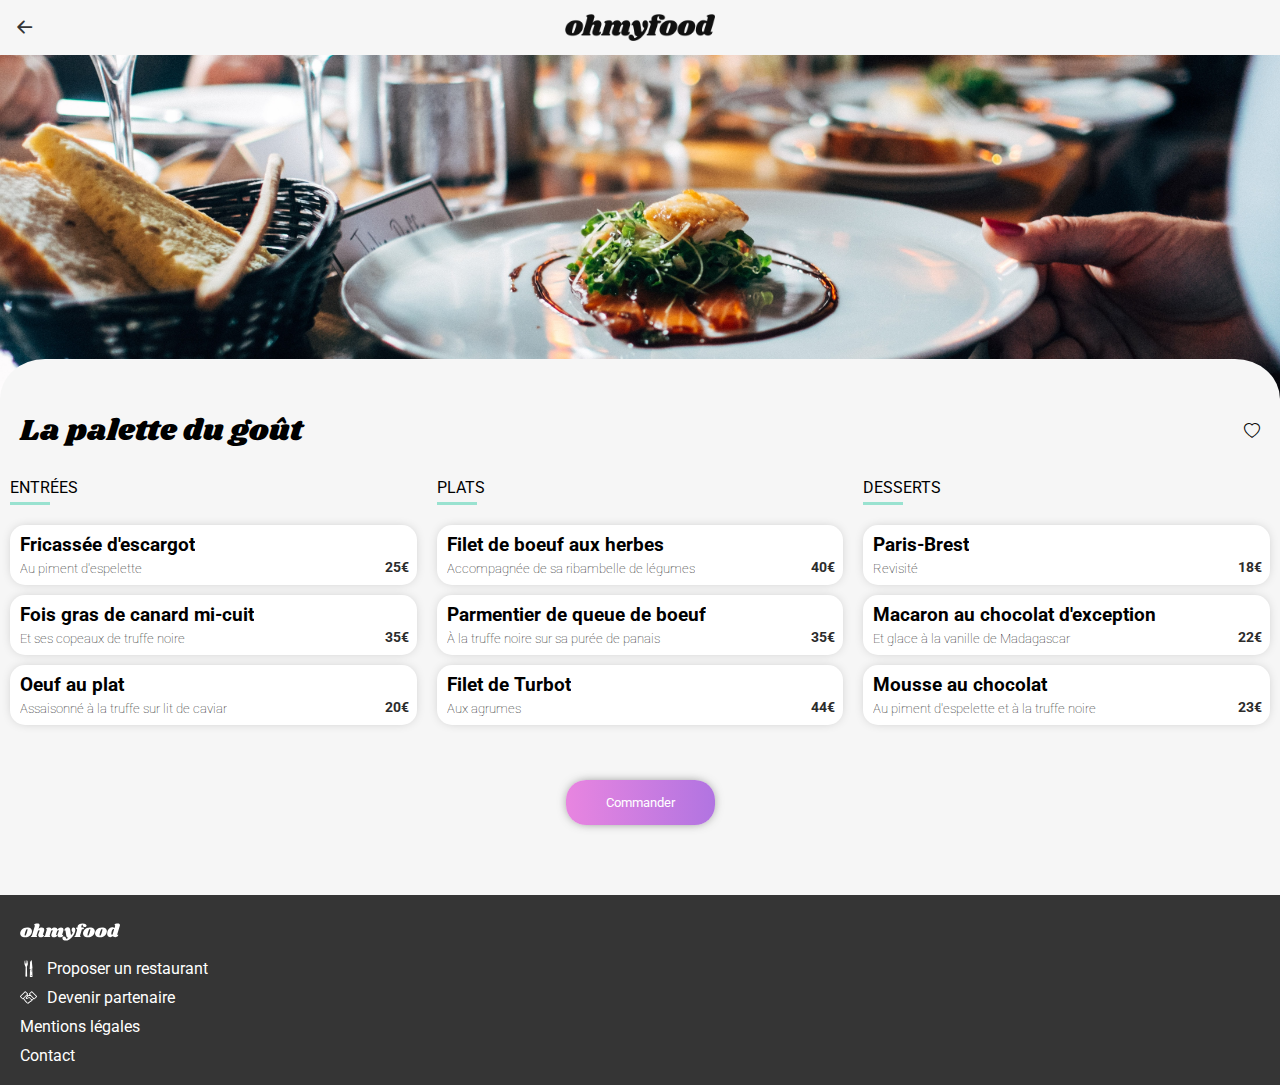
<file: restaurant links/restaurant-1/index.html>
<!DOCTYPE html>
<html lang="en">
<head>
    <meta charset="UTF-8">
    <meta http-equiv="X-UA-Compatible" content="IE=edge">
    <meta name="viewport" content="width=device-width, initial-scale=1.0">
    <link rel="stylesheet" href="https://cdn.jsdelivr.net/npm/bootstrap-icons@1.8.1/font/bootstrap-icons.css">
    <link rel="stylesheet" href="css/styles.css">
    <title>La palette du goût</title>
</head>
<body>
    <header>
        <a href="../../index.html"><i class="bi bi-arrow-left-short"></i></a>
        <div class="box-logo">
            <img src="images/logo/ohmyfood.png" alt="Logo Ohmyfood" class="logo-header">
        </div>
    </header>
    <img src="images/restaurants/jay-wennington-N_Y88TWmGwA-unsplash.jpg" alt="Photo restaurant" class="main-img">
    <main>
        <div class="restaurant-title">
            <span class="single-title">
                La palette du goût
            </span>
            <div class="heart">
                <i class="bi bi-heart"></i>
                <i class="bi bi-heart-fill"></i>
            </div>
        </div>
    <div class="all-articles">
        <article>
            <span class="title-article">
                ENTRÉES
            </span>
        <div class="all-elements">
            <div class="card-text-full">
                <div class="card-text">
                    <h3>
                        Fricassée d'escargot
                    </h3>
                    <h5>
                        Au piment d'espelette
                    </h5>
                </div>
                    <span class="price">
                        25€
                    </span>
                </div>
                <div class="checkbox">
                    <i class="bi bi-check-circle-fill"></i>
                </div>
            </div>
            <div class="all-elements">
                <div class="card-text-full">
                    <div class="card-text">
                    <h3>
                        Fois gras de canard mi-cuit
                    </h3>
                    <h5>
                        Et ses copeaux de truffe noire
                    </h5>
                </div>
                    <span class="price">
                        35€
                    </span>
                </div>
                <div class="checkbox">
                    <i class="bi bi-check-circle-fill"></i>
                </div>
            </div>
            <div class="all-elements">
                <div class="card-text-full">
                    <div class="card-text">
                    <h3>
                        Oeuf au plat
                    </h3>
                    <h5>
                        Assaisonné à la truffe sur lit de caviar
                    </h5>
                </div>
                    <span class="price">
                        20€
                    </span>
                </div>
                <div class="checkbox">
                    <i class="bi bi-check-circle-fill"></i>
                </div>
            </div>
            </article>
            <article>
                    <span class="title-article">
                        PLATS
                    </span>
                <div class="all-elements">
                    <div class="card-text-full">
                        <div class="card-text">
                        <h3>
                            Filet de boeuf aux herbes
                        </h3>
                        <h5>
                            Accompagnée de sa ribambelle de légumes
                        </h5>
                    </div>
                        <span class="price">
                            40€
                        </span>
                    </div>
                    <div class="checkbox">
                        <i class="bi bi-check-circle-fill"></i>
                    </div>
                </div>
                <div class="all-elements">
                    <div class="card-text-full">
                        <div class="card-text">
                        <h3>
                            Parmentier de queue de boeuf
                        </h3>
                        <h5>
                            À la truffe noire sur sa purée de panais
                        </h5>
                    </div>
                        <span class="price">
                            35€
                        </span>
                    </div>
                    <div class="checkbox">
                        <i class="bi bi-check-circle-fill"></i>
                    </div>
                </div>
                <div class="all-elements">
                    <div class="card-text-full">
                        <div class="card-text">
                        <h3>
                            Filet de Turbot
                        </h3>
                        <h5>
                            Aux agrumes
                        </h5>
                    </div>
                        <span class="price">
                            44€
                        </span>
                    </div>
                    <div class="checkbox">
                        <i class="bi bi-check-circle-fill"></i>
                    </div>
                </div>
                </article>
                <article>
                        <span class="title-article">
                            DESSERTS
                        </span>
                <div class="all-elements">
                    <div class="card-text-full">
                        <div class="card-text">
                                <h3>
                                    Paris-Brest
                                </h3>
                                <h5>
                                    Revisité
                                </h5>
                            </div>
                                <span class="price">
                                    18€
                                </span>
                            </div>
                        <div class="checkbox">
                            <i class="bi bi-check-circle-fill"></i>
                        </div>
                </div>
                <div class="all-elements">
                        <div class="card-text-full">
                            <div class="card-text">
                                <h3>
                                    Macaron au chocolat d'exception
                                </h3>
                                <h5>
                                    Et glace à la vanille de Madagascar
                                </h5>
                            </div>
                                <span class="price">
                                    22€
                                </span>
                            </div>
                        <div class="checkbox">
                            <i class="bi bi-check-circle-fill"></i>
                        </div>
                </div>
                <div class="all-elements">
                        <div class="card-text-full">
                            <div class="card-text">
                                <h3>
                                    Mousse au chocolat
                                </h3>
                                <h5>
                                    Au piment d'espelette et à la truffe noire
                                </h5>
                            </div>
                                <span class="price">
                                    23€
                                </span>
                    </div>
                        <div class="checkbox">
                            <i class="bi bi-check-circle-fill"></i>
                        </div>
                    </div>
                </article>
            </div>
                <div class="button-box">
                    <button class="button">Commander</button>
                </div>
    </main>
</body>
<footer>
    <svg width="196" height="34" viewBox="0 0 196 34" fill="none" xmlns="http://www.w3.org/2000/svg" class="logo-footer">
    <path d="M13.932 7.956C17.196 7.956 19.596 8.61599 21.132 9.936C22.692 11.256 23.472 12.984 23.472 15.12C23.472 15.84 23.376 16.644 23.184 17.532C22.728 19.5 21.876 21.228 20.628 22.716C19.38 24.18 17.844 25.32 16.02 26.136C14.22 26.928 12.264 27.324 10.152 27.324C6.81599 27.324 4.34399 26.664 2.73599 25.344C1.15199 24 0.359985 22.224 0.359985 20.016C0.359985 19.272 0.455985 18.444 0.647985 17.532C1.10399 15.66 1.96799 14.004 3.23999 12.564C4.53599 11.1 6.10799 9.972 7.95599 9.18C9.82799 8.364 11.82 7.956 13.932 7.956ZM13.824 11.16C13.32 11.16 12.78 11.616 12.204 12.528C11.652 13.416 10.992 15.108 10.224 17.604C9.45599 20.1 9.07199 21.852 9.07199 22.86C9.07199 23.388 9.15599 23.748 9.32399 23.94C9.49199 24.108 9.71999 24.192 10.008 24.192C10.512 24.24 11.028 23.808 11.556 22.896C12.108 21.984 12.792 20.208 13.608 17.568C14.352 15.24 14.724 13.548 14.724 12.492C14.724 11.988 14.64 11.64 14.472 11.448C14.328 11.256 14.112 11.16 13.824 11.16Z" fill="#FFFFFF"/>
    <path d="M44.9899 22.032C44.9419 22.128 44.9179 22.272 44.9179 22.464C44.9179 22.632 44.9539 22.764 45.0259 22.86C45.1219 22.956 45.2419 23.004 45.3859 23.004C45.6739 23.004 45.9139 22.884 46.1059 22.644C46.3219 22.38 46.4659 22.248 46.5379 22.248C46.6579 22.248 46.7539 22.332 46.8259 22.5C46.8979 22.644 46.9339 22.824 46.9339 23.04C46.9579 23.736 46.7299 24.42 46.2499 25.092C45.7699 25.74 45.0619 26.28 44.1259 26.712C43.2139 27.12 42.1099 27.324 40.8139 27.324C39.2299 27.324 37.9699 26.964 37.0339 26.244C36.0979 25.5 35.6179 24.516 35.5939 23.292C35.5939 22.404 35.8099 21.408 36.2419 20.304L38.2219 15.12C38.3419 14.808 38.4019 14.556 38.4019 14.364C38.4019 14.052 38.2939 13.812 38.0779 13.644C37.8859 13.452 37.6459 13.356 37.3579 13.356C36.9019 13.356 36.4339 13.572 35.9539 14.004C35.4979 14.412 35.1259 15.084 34.8379 16.02V15.948L32.5699 23.256C32.4979 23.544 32.4619 23.796 32.4619 24.012C32.4619 24.324 32.5219 24.576 32.6419 24.768C32.7619 24.936 32.9299 25.104 33.1459 25.272C33.3139 25.44 33.4339 25.584 33.5059 25.704C33.5779 25.8 33.5899 25.932 33.5419 26.1C33.4219 26.412 33.1819 26.64 32.8219 26.784C32.4619 26.928 31.9099 27 31.1659 27H22.9579C22.3339 27 21.8779 26.904 21.5899 26.712C21.3019 26.496 21.2059 26.22 21.3019 25.884C21.3979 25.596 21.6499 25.344 22.0579 25.128C22.4179 24.936 22.7179 24.708 22.9579 24.444C23.1979 24.18 23.4019 23.76 23.5699 23.184L29.0419 5.22C29.1139 5.004 29.1499 4.824 29.1499 4.68C29.1499 4.416 29.0779 4.2 28.9339 4.032C28.8139 3.864 28.6459 3.696 28.4299 3.528C28.1899 3.336 28.0099 3.168 27.8899 3.024C27.7939 2.88 27.7819 2.688 27.8539 2.448C27.9979 1.896 28.7539 1.416 30.1219 1.00799C31.4899 0.599996 32.9179 0.395996 34.4059 0.395996C35.7979 0.395996 36.8179 0.659996 37.4659 1.188C38.1379 1.716 38.4739 2.436 38.4739 3.348C38.4739 3.876 38.3899 4.392 38.2219 4.896L36.2779 11.232C37.2139 10.008 38.1979 9.156 39.2299 8.676C40.2859 8.196 41.4259 7.956 42.6499 7.956C44.1139 7.956 45.2899 8.4 46.1779 9.288C47.0899 10.176 47.5459 11.328 47.5459 12.744C47.5459 13.488 47.4259 14.22 47.1859 14.94L44.9899 22.032Z" fill="#FFFFFF"/>
    <path d="M82.7165 22.032C82.6685 22.128 82.6445 22.272 82.6445 22.464C82.6445 22.632 82.6805 22.764 82.7525 22.86C82.8485 22.956 82.9685 23.004 83.1125 23.004C83.4005 23.004 83.6405 22.884 83.8325 22.644C84.0485 22.38 84.1925 22.248 84.2645 22.248C84.3845 22.248 84.4805 22.332 84.5525 22.5C84.6245 22.644 84.6605 22.824 84.6605 23.04C84.6845 23.736 84.4565 24.42 83.9765 25.092C83.4965 25.74 82.7885 26.28 81.8525 26.712C80.9405 27.12 79.8365 27.324 78.5405 27.324C76.9565 27.324 75.6965 26.964 74.7605 26.244C73.8245 25.5 73.3445 24.516 73.3205 23.292C73.3205 22.404 73.5365 21.408 73.9685 20.304L75.9485 15.12C76.0685 14.808 76.1285 14.556 76.1285 14.364C76.1285 14.052 76.0205 13.812 75.8045 13.644C75.6125 13.452 75.3725 13.356 75.0845 13.356C74.6765 13.356 74.2565 13.536 73.8245 13.896C73.3925 14.256 73.0085 14.82 72.6725 15.588L70.6925 22.032C70.6445 22.128 70.6205 22.272 70.6205 22.464C70.6205 22.632 70.6565 22.764 70.7285 22.86C70.8245 22.956 70.9445 23.004 71.0885 23.004C71.3765 23.004 71.6165 22.884 71.8085 22.644C72.0245 22.38 72.1685 22.248 72.2405 22.248C72.3605 22.248 72.4565 22.332 72.5285 22.5C72.6005 22.644 72.6365 22.824 72.6365 23.04C72.6605 23.736 72.4325 24.42 71.9525 25.092C71.4725 25.74 70.7645 26.28 69.8285 26.712C68.9165 27.12 67.8125 27.324 66.5165 27.324C64.9325 27.324 63.6725 26.964 62.7365 26.244C61.8005 25.5 61.3205 24.516 61.2965 23.292C61.2965 22.404 61.5125 21.408 61.9445 20.304L63.9245 15.12C64.0445 14.808 64.1045 14.556 64.1045 14.364C64.1045 14.052 63.9965 13.812 63.7805 13.644C63.5885 13.452 63.3485 13.356 63.0605 13.356C62.6525 13.356 62.2325 13.536 61.8005 13.896C61.3685 14.232 61.0085 14.784 60.7205 15.552L58.3445 23.256C58.2485 23.52 58.2005 23.772 58.2005 24.012C58.2005 24.3 58.2605 24.54 58.3805 24.732C58.5005 24.9 58.6685 25.08 58.8845 25.272C59.0525 25.416 59.1725 25.548 59.2445 25.668C59.3165 25.788 59.3285 25.932 59.2805 26.1C59.1845 26.412 58.9565 26.64 58.5965 26.784C58.2365 26.928 57.6725 27 56.9045 27H48.6965C48.0725 27 47.6285 26.904 47.3645 26.712C47.0765 26.496 46.9685 26.22 47.0405 25.884C47.1365 25.596 47.3885 25.344 47.7965 25.128C48.1565 24.936 48.4565 24.708 48.6965 24.444C48.9365 24.18 49.1405 23.76 49.3085 23.184L52.5125 12.78C52.5605 12.66 52.5845 12.492 52.5845 12.276C52.5845 12.012 52.5245 11.808 52.4045 11.664C52.3085 11.52 52.1405 11.34 51.9005 11.124C51.6605 10.932 51.4925 10.764 51.3965 10.62C51.3005 10.476 51.2885 10.284 51.3605 10.044C51.5045 9.492 52.2605 9.012 53.6285 8.604C54.9965 8.172 56.4245 7.956 57.9125 7.956C59.0885 7.956 60.0125 8.28 60.6845 8.928C61.3805 9.576 61.7165 10.464 61.6925 11.592C62.6765 10.224 63.7085 9.276 64.7885 8.748C65.8925 8.22 67.0805 7.956 68.3525 7.956C69.7445 7.956 70.8725 8.364 71.7365 9.18C72.6245 9.972 73.1165 11.016 73.2125 12.312C74.2445 10.68 75.3485 9.552 76.5245 8.928C77.7005 8.28 78.9845 7.956 80.3765 7.956C81.8405 7.956 83.0165 8.4 83.9045 9.288C84.8165 10.176 85.2725 11.328 85.2725 12.744C85.2725 13.488 85.1525 14.22 84.9125 14.94L82.7165 22.032Z" fill="#FFFFFF"/>
    <path d="M104.932 7.956C105.988 7.956 106.828 8.388 107.452 9.252C108.1 10.092 108.424 11.244 108.424 12.708C108.424 13.98 108.196 15.348 107.74 16.812C106.852 19.764 105.424 22.548 103.456 25.164C101.512 27.78 99.2675 29.88 96.7235 31.464C94.2035 33.048 91.6836 33.84 89.1636 33.84C87.9156 33.84 86.8355 33.624 85.9235 33.192C85.0355 32.76 84.3635 32.184 83.9075 31.464C83.4275 30.744 83.1875 29.976 83.1875 29.16C83.1875 28.8 83.2475 28.404 83.3675 27.972C83.5835 27.3 83.9435 26.784 84.4475 26.424C84.9515 26.064 85.5516 25.884 86.2476 25.884C87.3516 25.884 88.2515 26.256 88.9475 27C89.6675 27.768 90.1236 28.812 90.3156 30.132C91.8516 30.06 93.2675 29.4 94.5635 28.152C93.3395 27.936 92.4275 27.528 91.8275 26.928C91.2515 26.304 90.8555 25.344 90.6395 24.048L89.1995 15.228C89.1275 14.772 89.0195 14.46 88.8755 14.292C88.7555 14.1 88.5876 14.004 88.3716 14.004C88.2036 14.004 87.9995 14.088 87.7595 14.256C87.5435 14.424 87.3875 14.508 87.2915 14.508C87.0995 14.508 87.0035 14.304 87.0035 13.896C87.0035 13.56 87.0635 13.2 87.1835 12.816C87.6155 11.448 88.4196 10.296 89.5956 9.36C90.7716 8.4 92.1395 7.92 93.6995 7.92C95.2355 7.92 96.3635 8.376 97.0835 9.288C97.8275 10.2 98.3076 11.604 98.5236 13.5L99.6035 21.42C99.6755 22.02 99.8915 22.32 100.252 22.32C100.684 22.32 101.188 21.936 101.764 21.168C102.34 20.376 102.904 19.26 103.456 17.82C102.736 17.172 102.184 16.428 101.8 15.588C101.416 14.748 101.224 13.848 101.224 12.888C101.224 12.144 101.32 11.472 101.512 10.872C101.8 9.912 102.244 9.192 102.844 8.712C103.468 8.208 104.164 7.956 104.932 7.956Z" fill="#FFFFFF"/>
    <path d="M122.864 0.395996C125.432 0.395996 127.352 0.791996 128.624 1.584C129.92 2.352 130.568 3.3 130.568 4.428C130.568 5.34 130.184 6.048 129.416 6.552C128.672 7.032 127.688 7.272 126.464 7.272C125.336 7.272 124.46 6.996 123.836 6.444C123.212 5.892 122.9 5.208 122.9 4.392C122.9 3.888 123.056 3.36 123.368 2.808C122.648 2.808 122.048 2.988 121.568 3.348C121.088 3.684 120.716 4.272 120.452 5.112C120.308 5.64 120.236 6.132 120.236 6.588C120.236 7.164 120.332 7.62 120.524 7.956C120.74 8.268 121.04 8.424 121.424 8.424H123.548C124.796 8.424 125.42 8.808 125.42 9.576C125.42 9.672 125.396 9.816 125.348 10.008C125.204 10.536 124.904 10.932 124.448 11.196C124.016 11.46 123.356 11.592 122.468 11.592H121.388L117.824 23.256C117.752 23.544 117.716 23.796 117.716 24.012C117.716 24.324 117.776 24.576 117.896 24.768C118.016 24.936 118.184 25.104 118.4 25.272C118.568 25.44 118.688 25.584 118.76 25.704C118.832 25.8 118.844 25.932 118.796 26.1C118.676 26.412 118.436 26.64 118.076 26.784C117.716 26.928 117.164 27 116.42 27H108.212C107.588 27 107.132 26.904 106.844 26.712C106.556 26.496 106.46 26.22 106.556 25.884C106.652 25.596 106.904 25.344 107.312 25.128C107.672 24.936 107.972 24.708 108.212 24.444C108.452 24.18 108.656 23.76 108.824 23.184L111.632 13.968C111.752 13.608 111.812 13.236 111.812 12.852C111.812 12.372 111.704 12 111.488 11.736C111.296 11.448 110.996 11.136 110.588 10.8C110.324 10.584 110.12 10.404 109.976 10.26C109.856 10.092 109.796 9.9 109.796 9.684C109.772 9.228 109.928 8.904 110.264 8.712C110.624 8.52 111.296 8.424 112.28 8.424H113.18C113.012 7.824 112.928 7.224 112.928 6.624C112.928 6.024 113.036 5.4 113.252 4.752C113.708 3.528 114.68 2.496 116.168 1.65599C117.68 0.815996 119.912 0.395996 122.864 0.395996Z" fill="#FFFFFF"/>
    <path d="M137.084 7.956C140.348 7.956 142.748 8.61599 144.284 9.936C145.844 11.256 146.624 12.984 146.624 15.12C146.624 15.84 146.528 16.644 146.336 17.532C145.88 19.5 145.028 21.228 143.78 22.716C142.532 24.18 140.996 25.32 139.172 26.136C137.372 26.928 135.416 27.324 133.304 27.324C129.968 27.324 127.496 26.664 125.888 25.344C124.304 24 123.512 22.224 123.512 20.016C123.512 19.272 123.608 18.444 123.8 17.532C124.256 15.66 125.12 14.004 126.392 12.564C127.688 11.1 129.26 9.972 131.108 9.18C132.98 8.364 134.972 7.956 137.084 7.956ZM136.976 11.16C136.472 11.16 135.932 11.616 135.356 12.528C134.804 13.416 134.144 15.108 133.376 17.604C132.608 20.1 132.224 21.852 132.224 22.86C132.224 23.388 132.308 23.748 132.476 23.94C132.644 24.108 132.872 24.192 133.16 24.192C133.664 24.24 134.18 23.808 134.708 22.896C135.26 21.984 135.944 20.208 136.76 17.568C137.504 15.24 137.876 13.548 137.876 12.492C137.876 11.988 137.792 11.64 137.624 11.448C137.48 11.256 137.264 11.16 136.976 11.16Z" fill="#FFFFFF"/>
    <path d="M160.709 7.956C163.973 7.956 166.373 8.61599 167.909 9.936C169.469 11.256 170.249 12.984 170.249 15.12C170.249 15.84 170.153 16.644 169.961 17.532C169.505 19.5 168.653 21.228 167.405 22.716C166.157 24.18 164.621 25.32 162.797 26.136C160.997 26.928 159.041 27.324 156.929 27.324C153.593 27.324 151.121 26.664 149.513 25.344C147.929 24 147.137 22.224 147.137 20.016C147.137 19.272 147.233 18.444 147.425 17.532C147.881 15.66 148.745 14.004 150.017 12.564C151.313 11.1 152.885 9.972 154.733 9.18C156.605 8.364 158.597 7.956 160.709 7.956ZM160.601 11.16C160.097 11.16 159.557 11.616 158.981 12.528C158.429 13.416 157.769 15.108 157.001 17.604C156.233 20.1 155.849 21.852 155.849 22.86C155.849 23.388 155.933 23.748 156.101 23.94C156.269 24.108 156.497 24.192 156.785 24.192C157.289 24.24 157.805 23.808 158.333 22.896C158.885 21.984 159.569 20.208 160.385 17.568C161.129 15.24 161.501 13.548 161.501 12.492C161.501 11.988 161.417 11.64 161.249 11.448C161.105 11.256 160.889 11.16 160.601 11.16Z" fill="#FFFFFF"/>
    <path d="M190.526 21.816C190.478 22.008 190.454 22.14 190.454 22.212C190.454 22.38 190.502 22.512 190.598 22.608C190.694 22.704 190.814 22.752 190.958 22.752C191.246 22.752 191.486 22.632 191.678 22.392C191.894 22.128 192.038 21.996 192.11 21.996C192.23 21.996 192.326 22.08 192.398 22.248C192.47 22.416 192.506 22.608 192.506 22.824C192.53 23.472 192.278 24.132 191.75 24.804C191.246 25.476 190.562 26.028 189.698 26.46C188.834 26.892 187.898 27.108 186.89 27.108C185.69 27.108 184.646 26.88 183.758 26.424C182.87 25.968 182.258 25.368 181.922 24.624C181.274 25.464 180.53 26.088 179.69 26.496C178.85 26.904 177.962 27.108 177.026 27.108C175.922 27.108 174.89 26.832 173.93 26.28C172.994 25.728 172.238 24.948 171.662 23.94C171.11 22.908 170.834 21.744 170.834 20.448C170.834 18.264 171.242 16.212 172.058 14.292C172.898 12.348 174.062 10.788 175.55 9.612C177.038 8.412 178.73 7.812 180.626 7.812C181.658 7.812 182.534 7.932 183.254 8.172C183.998 8.412 184.67 8.772 185.27 9.252L186.494 5.22C186.566 5.004 186.602 4.824 186.602 4.68C186.602 4.416 186.53 4.2 186.386 4.032C186.266 3.864 186.098 3.696 185.882 3.528C185.642 3.336 185.462 3.168 185.342 3.024C185.246 2.88 185.234 2.688 185.306 2.448C185.45 1.896 186.206 1.416 187.574 1.00799C188.942 0.599996 190.37 0.395996 191.858 0.395996C193.25 0.395996 194.27 0.659996 194.918 1.188C195.59 1.716 195.926 2.436 195.926 3.348C195.926 3.876 195.842 4.392 195.674 4.896L190.526 21.816ZM184.514 11.7C184.13 11.364 183.71 11.196 183.254 11.196C182.558 11.196 181.874 11.712 181.202 12.744C180.53 13.776 179.99 15.024 179.582 16.488C179.174 17.952 178.982 19.272 179.006 20.448C179.006 21.768 179.438 22.428 180.302 22.428C180.614 22.428 180.878 22.308 181.094 22.068C181.31 21.804 181.514 21.384 181.706 20.808L184.514 11.7Z" fill="#FFFFFF"/>
    </svg>

<div class="footer-text">
    <div class="text-and-icon-footer">
        <?xml version="1.0" encoding="iso-8859-1"?>
        <svg version="1.1" id="Capa_1" xmlns="http://www.w3.org/2000/svg" xmlns:xlink="http://www.w3.org/1999/xlink" x="0px" y="0px"
        viewBox="0 0 59.687 59.687" style="enable-background:new 0 0 59.687 59.687;" xml:space="preserve" class="icon-footer">
        <g>
            <g>
                <path style="fill:#FFFFFF;" d="M37.094,33.579l-1.804-0.685l-0.868,25.604c0,0.576,3.012,1.189,4.427,1.189h0.631
                    c1.416,0,4.428-0.613,4.428-1.189l-0.927-27.324L37.094,33.579z M39.256,55.816c-0.786,0-1.423-0.638-1.423-1.423
                    c0-0.786,0.637-1.423,1.423-1.423s1.423,0.637,1.423,1.423C40.679,55.178,40.042,55.816,39.256,55.816z M39.256,40.049
                    c-0.786,0-1.423-0.637-1.423-1.424c0-0.785,0.637-1.422,1.423-1.422s1.423,0.637,1.423,1.422
                    C40.679,39.413,40.042,40.049,39.256,40.049z"/>
                <path style="fill:#FFFFFF;" d="M27.821,12.5c0-8.022-0.476-10.391-2.334-11.087l-0.219,10.362c0,0.498-0.367,0.912-0.818,0.912
                    h-0.289c-0.451,0-0.818-0.414-0.818-0.923l-0.844-10.64c-0.227,0-0.46,0.001-0.706,0.001c-0.426,0-0.819,0.003-1.187,0.012
                    l-0.843,10.666c0.001,0.469-0.365,0.883-0.816,0.883h-0.289c-0.451,0-0.818-0.414-0.818-0.923L17.625,1.662
                    c-1.857,0.998-1.86,3.835-1.86,11.854c0,2.184,0.392,3.915,1.318,5.11c0.296,0.65,0.648,1.419,1.021,2.224
                    c0.575,1.244,1.195,2.565,1.737,3.681l-0.852,32.735c0,0.771,1.642,1.422,2.414,1.422h1.271c0.772,0,2.414-0.718,2.414-1.49
                    l-0.864-33.106l1.977-5.163l0.335-0.876C27.437,16.611,27.821,14.657,27.821,12.5z"/>
                <path style="fill:#FFFFFF;" d="M37.08,32.504l6.841-2.795L41.111,0c-3.698,3.21-5.405,6.936-5.647,7.492l-1.507,23.826
                    L37.08,32.504z"/>
            </g>
        </g>
        <g>
        </g>
        <g>
        </g>
        <g>
        </g>
        <g>
        </g>
        <g>
        </g>
        <g>
        </g>
        <g>
        </g>
        <g>
        </g>
        <g>
        </g>
        <g>
        </g>
        <g>
        </g>
        <g>
        </g>
        <g>
        </g>
        <g>
        </g>
        <g>
        </g>
        </svg>
        <span class="footer-text">
            Proposer un restaurant
        </span>
    </div>
    <div class="text-and-icon-footer">
        <?xml version="1.0" encoding="iso-8859-1"?>
        <svg version="1.1" id="Layer_1" xmlns="http://www.w3.org/2000/svg" xmlns:xlink="http://www.w3.org/1999/xlink" x="0px" y="0px"
            viewBox="0 0 511.997 511.997" style="enable-background:new 0 0 511.997 511.997;" xml:space="preserve" fill="#FFFFFF" class="icon-footer">
        <g>
            <g>
                <path d="M505.899,211.567L368.7,74.369c-7.876-7.902-21.649-7.902-29.525,0l-62.925,62.899c-8.064,8.124-8.064,21.35,0.034,29.525
                    l17.05,16.853c-11.042-0.879-26.547,4.838-27.989,4.745l-39.083-12.109l9.455-9.455c3.951-3.951,6.135-9.199,6.135-14.771
                    c0-5.598-2.185-10.846-6.127-14.771L172.834,74.36c-7.91-7.876-21.615-7.876-29.525,0.026L6.135,211.542
                    C2.185,215.493,0,220.749,0,226.347c0,5.572,2.185,10.829,6.127,14.754l62.874,62.899c3.934,3.951,9.19,6.127,14.763,6.127
                    s10.812-2.176,14.771-6.127l4.318-4.318c11.136,23.322,48.546,70.741,74.633,96.845l34.304,34.304
                    c10.513,10.496,20.471,12.723,26.991,12.723c8.303,0,16.102-3.422,22.554-9.873c6.315-6.323,8.098-12.476,8.499-16.922
                    c7.561,1.775,18.91,0.947,25.796-5.948c6.315-6.298,8.098-12.476,8.499-16.922c7.561,1.775,18.91,0.973,25.796-5.922
                    c6.315-6.323,8.098-12.476,8.491-16.922c7.612,1.672,18.927,0.922,25.796-5.948c5.837-5.845,12.194-16.29,7.578-30.839
                    c9.813-9.156,26.377-19.831,42.735-29.559c3.823,3.388,8.567,5.419,13.713,5.419c5.598,0,10.846-2.176,14.763-6.127l62.891-62.874
                    C514.031,232.943,514.031,219.717,505.899,211.567z M83.772,282.573l-56.209-56.226L158.071,95.796l56.209,56.226L83.772,282.573z
                    M347.034,346.539c-0.913,0-2.662-0.427-4.215-0.802c-2.628-0.623-5.598-1.348-8.909-1.348c-6.673,0-11.025,2.953-13.508,5.427
                    c-5.803,5.803-6.426,12.023-6.801,15.753c-0.265,2.628-0.29,2.773-0.836,3.849c-0.913,0-2.662-0.427-4.215-0.802
                    c-2.628-0.648-5.598-1.348-8.926-1.348c-6.699,0-11.059,2.953-13.525,5.427c-5.803,5.803-6.426,12.023-6.801,15.727
                    c-0.265,2.628-0.29,2.773-0.853,3.849c-0.913,0-2.671-0.427-4.224-0.802c-2.611-0.623-5.572-1.323-8.9-1.323
                    c-6.699,0-11.059,2.953-13.5,5.402c-5.828,5.803-6.451,12.023-6.827,15.753c-0.265,2.628-0.29,2.773-1.775,4.275
                    c-2.364,2.372-3.934,2.372-4.446,2.372c-2.338,0-5.572-1.903-8.892-5.222l-34.304-34.304
                    c-29.261-29.278-62.515-75.947-75.349-96.128l85.709-85.709l18.91,5.333c-15.812,12.075-28.365,29.372-38.502,41.933
                    c-3.362,4.173-6.025,7.526-7.902,9.404c-8.004,8.004-10.453,16.375-7.279,24.926c2.338,6.349,7.441,11.452,13.901,17.903
                    c5.751,5.751,12.996,8.798,20.966,8.798c16.316,0,31.94-12.373,47.053-24.354c3.311-2.62,13.261-9.353,19.507-13.542
                    c24.55,22.349,48.23,44.245,64.93,60.937C351.352,341.718,347.674,345.396,347.034,346.539z M357.914,312.44
                    c-0.828-0.905-1.374-1.715-2.278-2.62c-21.896-21.897-50.466-45.338-68.036-62.174c-5.393-5.171-15.121-3.618-22.69-1.289
                    c-8.841,1.502-17.118,5.7-27.708,14.089c-10.027,7.953-23.748,18.825-31.164,18.825c-0.998,0-6.801-4.122-7.902-5.222
                    c-2.125-2.125,4.113-9.122,8.141-14.123c14.046-17.399,32.725-37.001,57.19-46.404c20.804-8.004,35.26-4.557,54.4-4.267
                    l77.781,76.902C381.628,294.665,368.145,303.693,357.914,312.44z M428.245,282.514l-130.534-130.5l56.226-56.201l130.526,130.5
                    L428.245,282.514z"/>
            </g>
        </g>
        <g>
        </g>
        <g>
        </g>
        <g>
        </g>
        <g>
        </g>
        <g>
        </g>
        <g>
        </g>
        <g>
        </g>
        <g>
        </g>
        <g>
        </g>
        <g>
        </g>
        <g>
        </g>
        <g>
        </g>
        <g>
        </g>
        <g>
        </g>
        <g>
        </g>
        </svg>
        <span class="footer-text">
            Devenir partenaire
        </span>
    </div>
        <span>
            Mentions légales
        </span>
        <span class="footer-text">
            <a href="mailto:contact@ohmyfood.com">Contact</a>
        </span>
    </div>
</footer>
</html>
</file>
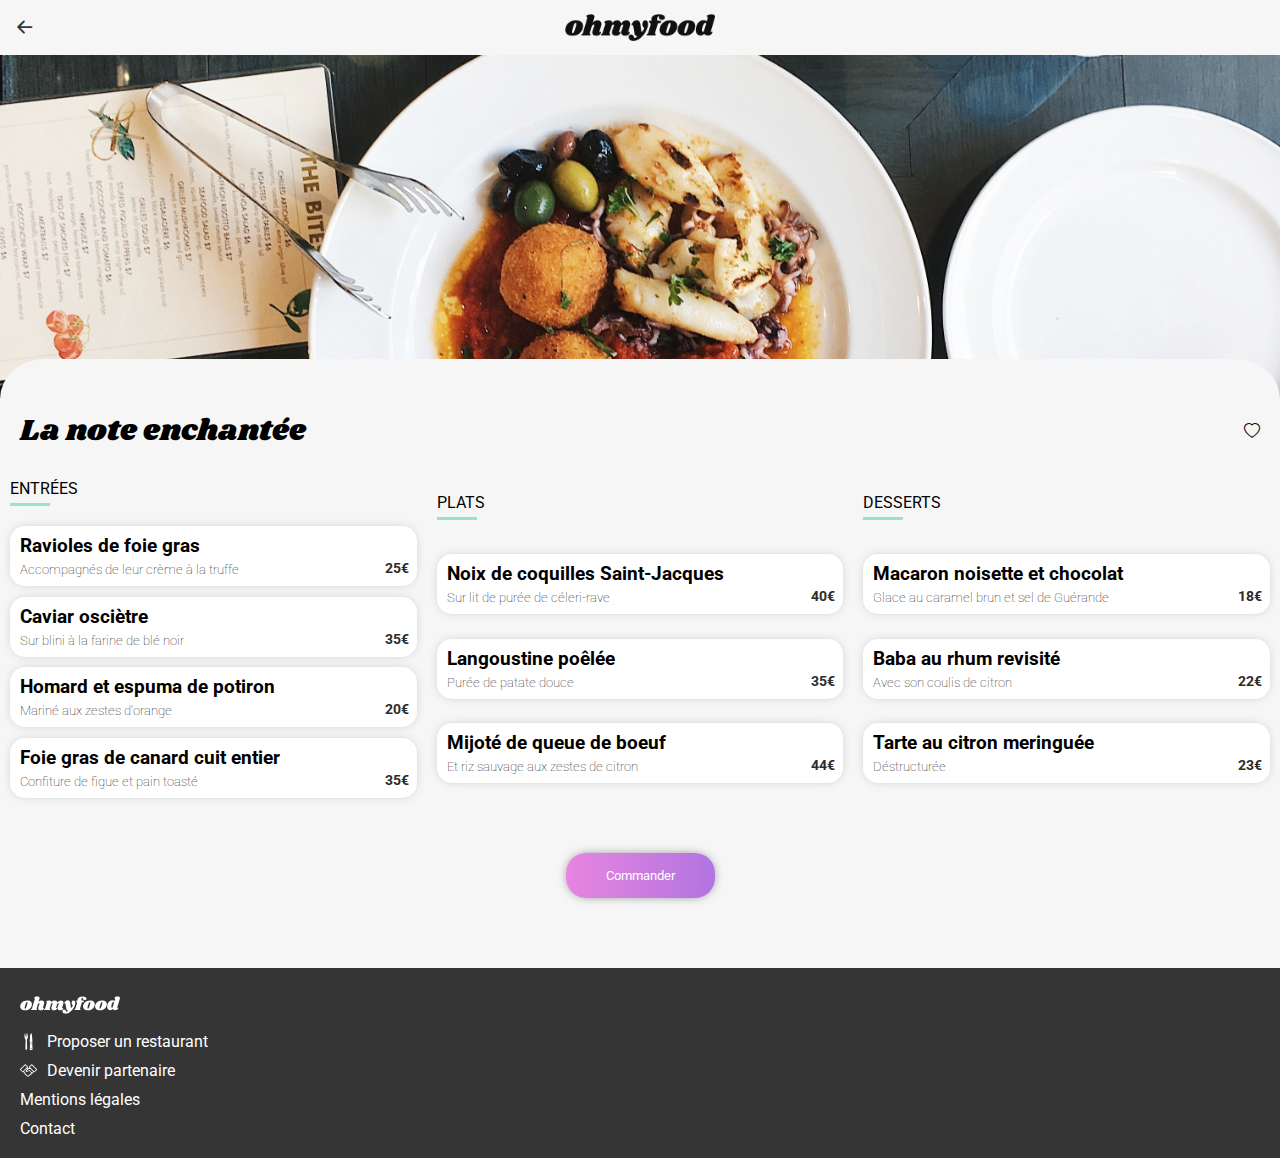
<file: restaurant links/restaurant-2/index.html>
<!DOCTYPE html>
<html lang="en">
<head>
    <meta charset="UTF-8">
    <meta http-equiv="X-UA-Compatible" content="IE=edge">
    <meta name="viewport" content="width=device-width, initial-scale=1.0">
    <link rel="stylesheet" href="https://cdn.jsdelivr.net/npm/bootstrap-icons@1.8.1/font/bootstrap-icons.css">
    <link rel="stylesheet" href="css/styles.css">
    <title>La note enchantée</title>
</head>
<body>
    <header>
        <a href="../../index.html"><i class="bi bi-arrow-left-short"></i></a>
        <div class="box-logo">
            <img src="images/logo/ohmyfood.png" alt="Logo Ohmyfood" class="logo-header">
        </div>
    </header>
    <img src="images/restaurants/stil-u2Lp8tXIcjw-unsplash.jpg" alt="Photo restaurant" class="main-img">
    <main>
        <div class="restaurant-title">
            <span class="single-title">
                La note enchantée
            </span>
            <div class="heart">
                <i class="bi bi-heart"></i>
                <i class="bi bi-heart-fill"></i>
            </div>
        </div>
    <div class="all-articles">
        <article>
            <span class="title-article">
                ENTRÉES
            </span>
        <div class="all-elements">
            <div class="card-text-full">
                <div class="card-text">
                    <h3>
                        Ravioles de foie gras
                    </h3>
                    <h5>
                        Accompagnés de leur crème à la truffe
                    </h5>
                </div>
                    <span class="price">
                        25€
                    </span>
                </div>
                <div class="checkbox">
                    <i class="bi bi-check-circle-fill"></i>
                </div>
            </div>
            <div class="all-elements">
                <div class="card-text-full">
                    <div class="card-text">
                    <h3>
                        Caviar osciètre
                    </h3>
                    <h5>
                        Sur blini à la farine de blé noir
                    </h5>
                </div>
                    <span class="price">
                        35€
                    </span>
                </div>
                <div class="checkbox">
                    <i class="bi bi-check-circle-fill"></i>
                </div>
            </div>
            <div class="all-elements">
                <div class="card-text-full">
                    <div class="card-text">
                    <h3>
                        Homard et espuma de potiron
                    </h3>
                    <h5>
                        Mariné aux zestes d'orange
                    </h5>
                </div>
                    <span class="price">
                        20€
                    </span>
                </div>
                <div class="checkbox">
                    <i class="bi bi-check-circle-fill"></i>
                </div>
            </div>
            <div class="all-elements">
                <div class="card-text-full">
                    <div class="card-text">
                    <h3>
                        Foie gras de canard cuit entier
                    </h3>
                    <h5>
                        Confiture de figue et pain toasté
                    </h5>
                </div>
                    <span class="price">
                        35€
                    </span>
                </div>
                <div class="checkbox">
                    <i class="bi bi-check-circle-fill"></i>
                </div>
            </div>
            </article>
            <article>
                    <span class="title-article">
                        PLATS
                    </span>
                <div class="all-elements">
                    <div class="card-text-full">
                        <div class="card-text">
                        <h3>
                            Noix de coquilles Saint-Jacques
                        </h3>
                        <h5>
                            Sur lit de purée de céleri-rave
                        </h5>
                    </div>
                        <span class="price">
                            40€
                        </span>
                    </div>
                    <div class="checkbox">
                        <i class="bi bi-check-circle-fill"></i>
                    </div>
                </div>
                <div class="all-elements">
                    <div class="card-text-full">
                        <div class="card-text">
                        <h3>
                            Langoustine poêlée
                        </h3>
                        <h5>
                            Purée de patate douce
                        </h5>
                    </div>
                        <span class="price">
                            35€
                        </span>
                    </div>
                    <div class="checkbox">
                        <i class="bi bi-check-circle-fill"></i>
                    </div>
                </div>
                <div class="all-elements">
                    <div class="card-text-full">
                        <div class="card-text">
                        <h3>
                            Mijoté de queue de boeuf
                        </h3>
                        <h5>
                            Et riz sauvage aux zestes de citron
                        </h5>
                    </div>
                        <span class="price">
                            44€
                        </span>
                    </div>
                    <div class="checkbox">
                        <i class="bi bi-check-circle-fill"></i>
                    </div>
                </div>
                </article>
                <article>
                        <span class="title-article">
                            DESSERTS
                        </span>
                <div class="all-elements">
                    <div class="card-text-full">
                        <div class="card-text">
                                <h3>
                                    Macaron noisette et chocolat
                                </h3>
                                <h5>
                                    Glace au caramel brun et sel de Guérande
                                </h5>
                            </div>
                                <span class="price">
                                    18€
                                </span>
                            </div>
                        <div class="checkbox">
                            <i class="bi bi-check-circle-fill"></i>
                        </div>
                </div>
                <div class="all-elements">
                        <div class="card-text-full">
                            <div class="card-text">
                                <h3>
                                    Baba au rhum revisité
                                </h3>
                                <h5>
                                    Avec son coulis de citron
                                </h5>
                            </div>
                                <span class="price">
                                    22€
                                </span>
                            </div>
                        <div class="checkbox">
                            <i class="bi bi-check-circle-fill"></i>
                        </div>
                </div>
                <div class="all-elements">
                        <div class="card-text-full">
                            <div class="card-text">
                                <h3>
                                    Tarte au citron meringuée
                                </h3>
                                <h5>
                                    Déstructurée
                                </h5>
                            </div>
                                <span class="price">
                                    23€
                                </span>
                    </div>
                        <div class="checkbox">
                            <i class="bi bi-check-circle-fill"></i>
                        </div>
                    </div>
                </article>
            </div>
                <div class="button-box">
                    <button class="button">Commander</button>
                </div>
    </main>
</body>
<footer>
    <svg width="196" height="34" viewBox="0 0 196 34" fill="none" xmlns="http://www.w3.org/2000/svg" class="logo-footer">
    <path d="M13.932 7.956C17.196 7.956 19.596 8.61599 21.132 9.936C22.692 11.256 23.472 12.984 23.472 15.12C23.472 15.84 23.376 16.644 23.184 17.532C22.728 19.5 21.876 21.228 20.628 22.716C19.38 24.18 17.844 25.32 16.02 26.136C14.22 26.928 12.264 27.324 10.152 27.324C6.81599 27.324 4.34399 26.664 2.73599 25.344C1.15199 24 0.359985 22.224 0.359985 20.016C0.359985 19.272 0.455985 18.444 0.647985 17.532C1.10399 15.66 1.96799 14.004 3.23999 12.564C4.53599 11.1 6.10799 9.972 7.95599 9.18C9.82799 8.364 11.82 7.956 13.932 7.956ZM13.824 11.16C13.32 11.16 12.78 11.616 12.204 12.528C11.652 13.416 10.992 15.108 10.224 17.604C9.45599 20.1 9.07199 21.852 9.07199 22.86C9.07199 23.388 9.15599 23.748 9.32399 23.94C9.49199 24.108 9.71999 24.192 10.008 24.192C10.512 24.24 11.028 23.808 11.556 22.896C12.108 21.984 12.792 20.208 13.608 17.568C14.352 15.24 14.724 13.548 14.724 12.492C14.724 11.988 14.64 11.64 14.472 11.448C14.328 11.256 14.112 11.16 13.824 11.16Z" fill="#FFFFFF"/>
    <path d="M44.9899 22.032C44.9419 22.128 44.9179 22.272 44.9179 22.464C44.9179 22.632 44.9539 22.764 45.0259 22.86C45.1219 22.956 45.2419 23.004 45.3859 23.004C45.6739 23.004 45.9139 22.884 46.1059 22.644C46.3219 22.38 46.4659 22.248 46.5379 22.248C46.6579 22.248 46.7539 22.332 46.8259 22.5C46.8979 22.644 46.9339 22.824 46.9339 23.04C46.9579 23.736 46.7299 24.42 46.2499 25.092C45.7699 25.74 45.0619 26.28 44.1259 26.712C43.2139 27.12 42.1099 27.324 40.8139 27.324C39.2299 27.324 37.9699 26.964 37.0339 26.244C36.0979 25.5 35.6179 24.516 35.5939 23.292C35.5939 22.404 35.8099 21.408 36.2419 20.304L38.2219 15.12C38.3419 14.808 38.4019 14.556 38.4019 14.364C38.4019 14.052 38.2939 13.812 38.0779 13.644C37.8859 13.452 37.6459 13.356 37.3579 13.356C36.9019 13.356 36.4339 13.572 35.9539 14.004C35.4979 14.412 35.1259 15.084 34.8379 16.02V15.948L32.5699 23.256C32.4979 23.544 32.4619 23.796 32.4619 24.012C32.4619 24.324 32.5219 24.576 32.6419 24.768C32.7619 24.936 32.9299 25.104 33.1459 25.272C33.3139 25.44 33.4339 25.584 33.5059 25.704C33.5779 25.8 33.5899 25.932 33.5419 26.1C33.4219 26.412 33.1819 26.64 32.8219 26.784C32.4619 26.928 31.9099 27 31.1659 27H22.9579C22.3339 27 21.8779 26.904 21.5899 26.712C21.3019 26.496 21.2059 26.22 21.3019 25.884C21.3979 25.596 21.6499 25.344 22.0579 25.128C22.4179 24.936 22.7179 24.708 22.9579 24.444C23.1979 24.18 23.4019 23.76 23.5699 23.184L29.0419 5.22C29.1139 5.004 29.1499 4.824 29.1499 4.68C29.1499 4.416 29.0779 4.2 28.9339 4.032C28.8139 3.864 28.6459 3.696 28.4299 3.528C28.1899 3.336 28.0099 3.168 27.8899 3.024C27.7939 2.88 27.7819 2.688 27.8539 2.448C27.9979 1.896 28.7539 1.416 30.1219 1.00799C31.4899 0.599996 32.9179 0.395996 34.4059 0.395996C35.7979 0.395996 36.8179 0.659996 37.4659 1.188C38.1379 1.716 38.4739 2.436 38.4739 3.348C38.4739 3.876 38.3899 4.392 38.2219 4.896L36.2779 11.232C37.2139 10.008 38.1979 9.156 39.2299 8.676C40.2859 8.196 41.4259 7.956 42.6499 7.956C44.1139 7.956 45.2899 8.4 46.1779 9.288C47.0899 10.176 47.5459 11.328 47.5459 12.744C47.5459 13.488 47.4259 14.22 47.1859 14.94L44.9899 22.032Z" fill="#FFFFFF"/>
    <path d="M82.7165 22.032C82.6685 22.128 82.6445 22.272 82.6445 22.464C82.6445 22.632 82.6805 22.764 82.7525 22.86C82.8485 22.956 82.9685 23.004 83.1125 23.004C83.4005 23.004 83.6405 22.884 83.8325 22.644C84.0485 22.38 84.1925 22.248 84.2645 22.248C84.3845 22.248 84.4805 22.332 84.5525 22.5C84.6245 22.644 84.6605 22.824 84.6605 23.04C84.6845 23.736 84.4565 24.42 83.9765 25.092C83.4965 25.74 82.7885 26.28 81.8525 26.712C80.9405 27.12 79.8365 27.324 78.5405 27.324C76.9565 27.324 75.6965 26.964 74.7605 26.244C73.8245 25.5 73.3445 24.516 73.3205 23.292C73.3205 22.404 73.5365 21.408 73.9685 20.304L75.9485 15.12C76.0685 14.808 76.1285 14.556 76.1285 14.364C76.1285 14.052 76.0205 13.812 75.8045 13.644C75.6125 13.452 75.3725 13.356 75.0845 13.356C74.6765 13.356 74.2565 13.536 73.8245 13.896C73.3925 14.256 73.0085 14.82 72.6725 15.588L70.6925 22.032C70.6445 22.128 70.6205 22.272 70.6205 22.464C70.6205 22.632 70.6565 22.764 70.7285 22.86C70.8245 22.956 70.9445 23.004 71.0885 23.004C71.3765 23.004 71.6165 22.884 71.8085 22.644C72.0245 22.38 72.1685 22.248 72.2405 22.248C72.3605 22.248 72.4565 22.332 72.5285 22.5C72.6005 22.644 72.6365 22.824 72.6365 23.04C72.6605 23.736 72.4325 24.42 71.9525 25.092C71.4725 25.74 70.7645 26.28 69.8285 26.712C68.9165 27.12 67.8125 27.324 66.5165 27.324C64.9325 27.324 63.6725 26.964 62.7365 26.244C61.8005 25.5 61.3205 24.516 61.2965 23.292C61.2965 22.404 61.5125 21.408 61.9445 20.304L63.9245 15.12C64.0445 14.808 64.1045 14.556 64.1045 14.364C64.1045 14.052 63.9965 13.812 63.7805 13.644C63.5885 13.452 63.3485 13.356 63.0605 13.356C62.6525 13.356 62.2325 13.536 61.8005 13.896C61.3685 14.232 61.0085 14.784 60.7205 15.552L58.3445 23.256C58.2485 23.52 58.2005 23.772 58.2005 24.012C58.2005 24.3 58.2605 24.54 58.3805 24.732C58.5005 24.9 58.6685 25.08 58.8845 25.272C59.0525 25.416 59.1725 25.548 59.2445 25.668C59.3165 25.788 59.3285 25.932 59.2805 26.1C59.1845 26.412 58.9565 26.64 58.5965 26.784C58.2365 26.928 57.6725 27 56.9045 27H48.6965C48.0725 27 47.6285 26.904 47.3645 26.712C47.0765 26.496 46.9685 26.22 47.0405 25.884C47.1365 25.596 47.3885 25.344 47.7965 25.128C48.1565 24.936 48.4565 24.708 48.6965 24.444C48.9365 24.18 49.1405 23.76 49.3085 23.184L52.5125 12.78C52.5605 12.66 52.5845 12.492 52.5845 12.276C52.5845 12.012 52.5245 11.808 52.4045 11.664C52.3085 11.52 52.1405 11.34 51.9005 11.124C51.6605 10.932 51.4925 10.764 51.3965 10.62C51.3005 10.476 51.2885 10.284 51.3605 10.044C51.5045 9.492 52.2605 9.012 53.6285 8.604C54.9965 8.172 56.4245 7.956 57.9125 7.956C59.0885 7.956 60.0125 8.28 60.6845 8.928C61.3805 9.576 61.7165 10.464 61.6925 11.592C62.6765 10.224 63.7085 9.276 64.7885 8.748C65.8925 8.22 67.0805 7.956 68.3525 7.956C69.7445 7.956 70.8725 8.364 71.7365 9.18C72.6245 9.972 73.1165 11.016 73.2125 12.312C74.2445 10.68 75.3485 9.552 76.5245 8.928C77.7005 8.28 78.9845 7.956 80.3765 7.956C81.8405 7.956 83.0165 8.4 83.9045 9.288C84.8165 10.176 85.2725 11.328 85.2725 12.744C85.2725 13.488 85.1525 14.22 84.9125 14.94L82.7165 22.032Z" fill="#FFFFFF"/>
    <path d="M104.932 7.956C105.988 7.956 106.828 8.388 107.452 9.252C108.1 10.092 108.424 11.244 108.424 12.708C108.424 13.98 108.196 15.348 107.74 16.812C106.852 19.764 105.424 22.548 103.456 25.164C101.512 27.78 99.2675 29.88 96.7235 31.464C94.2035 33.048 91.6836 33.84 89.1636 33.84C87.9156 33.84 86.8355 33.624 85.9235 33.192C85.0355 32.76 84.3635 32.184 83.9075 31.464C83.4275 30.744 83.1875 29.976 83.1875 29.16C83.1875 28.8 83.2475 28.404 83.3675 27.972C83.5835 27.3 83.9435 26.784 84.4475 26.424C84.9515 26.064 85.5516 25.884 86.2476 25.884C87.3516 25.884 88.2515 26.256 88.9475 27C89.6675 27.768 90.1236 28.812 90.3156 30.132C91.8516 30.06 93.2675 29.4 94.5635 28.152C93.3395 27.936 92.4275 27.528 91.8275 26.928C91.2515 26.304 90.8555 25.344 90.6395 24.048L89.1995 15.228C89.1275 14.772 89.0195 14.46 88.8755 14.292C88.7555 14.1 88.5876 14.004 88.3716 14.004C88.2036 14.004 87.9995 14.088 87.7595 14.256C87.5435 14.424 87.3875 14.508 87.2915 14.508C87.0995 14.508 87.0035 14.304 87.0035 13.896C87.0035 13.56 87.0635 13.2 87.1835 12.816C87.6155 11.448 88.4196 10.296 89.5956 9.36C90.7716 8.4 92.1395 7.92 93.6995 7.92C95.2355 7.92 96.3635 8.376 97.0835 9.288C97.8275 10.2 98.3076 11.604 98.5236 13.5L99.6035 21.42C99.6755 22.02 99.8915 22.32 100.252 22.32C100.684 22.32 101.188 21.936 101.764 21.168C102.34 20.376 102.904 19.26 103.456 17.82C102.736 17.172 102.184 16.428 101.8 15.588C101.416 14.748 101.224 13.848 101.224 12.888C101.224 12.144 101.32 11.472 101.512 10.872C101.8 9.912 102.244 9.192 102.844 8.712C103.468 8.208 104.164 7.956 104.932 7.956Z" fill="#FFFFFF"/>
    <path d="M122.864 0.395996C125.432 0.395996 127.352 0.791996 128.624 1.584C129.92 2.352 130.568 3.3 130.568 4.428C130.568 5.34 130.184 6.048 129.416 6.552C128.672 7.032 127.688 7.272 126.464 7.272C125.336 7.272 124.46 6.996 123.836 6.444C123.212 5.892 122.9 5.208 122.9 4.392C122.9 3.888 123.056 3.36 123.368 2.808C122.648 2.808 122.048 2.988 121.568 3.348C121.088 3.684 120.716 4.272 120.452 5.112C120.308 5.64 120.236 6.132 120.236 6.588C120.236 7.164 120.332 7.62 120.524 7.956C120.74 8.268 121.04 8.424 121.424 8.424H123.548C124.796 8.424 125.42 8.808 125.42 9.576C125.42 9.672 125.396 9.816 125.348 10.008C125.204 10.536 124.904 10.932 124.448 11.196C124.016 11.46 123.356 11.592 122.468 11.592H121.388L117.824 23.256C117.752 23.544 117.716 23.796 117.716 24.012C117.716 24.324 117.776 24.576 117.896 24.768C118.016 24.936 118.184 25.104 118.4 25.272C118.568 25.44 118.688 25.584 118.76 25.704C118.832 25.8 118.844 25.932 118.796 26.1C118.676 26.412 118.436 26.64 118.076 26.784C117.716 26.928 117.164 27 116.42 27H108.212C107.588 27 107.132 26.904 106.844 26.712C106.556 26.496 106.46 26.22 106.556 25.884C106.652 25.596 106.904 25.344 107.312 25.128C107.672 24.936 107.972 24.708 108.212 24.444C108.452 24.18 108.656 23.76 108.824 23.184L111.632 13.968C111.752 13.608 111.812 13.236 111.812 12.852C111.812 12.372 111.704 12 111.488 11.736C111.296 11.448 110.996 11.136 110.588 10.8C110.324 10.584 110.12 10.404 109.976 10.26C109.856 10.092 109.796 9.9 109.796 9.684C109.772 9.228 109.928 8.904 110.264 8.712C110.624 8.52 111.296 8.424 112.28 8.424H113.18C113.012 7.824 112.928 7.224 112.928 6.624C112.928 6.024 113.036 5.4 113.252 4.752C113.708 3.528 114.68 2.496 116.168 1.65599C117.68 0.815996 119.912 0.395996 122.864 0.395996Z" fill="#FFFFFF"/>
    <path d="M137.084 7.956C140.348 7.956 142.748 8.61599 144.284 9.936C145.844 11.256 146.624 12.984 146.624 15.12C146.624 15.84 146.528 16.644 146.336 17.532C145.88 19.5 145.028 21.228 143.78 22.716C142.532 24.18 140.996 25.32 139.172 26.136C137.372 26.928 135.416 27.324 133.304 27.324C129.968 27.324 127.496 26.664 125.888 25.344C124.304 24 123.512 22.224 123.512 20.016C123.512 19.272 123.608 18.444 123.8 17.532C124.256 15.66 125.12 14.004 126.392 12.564C127.688 11.1 129.26 9.972 131.108 9.18C132.98 8.364 134.972 7.956 137.084 7.956ZM136.976 11.16C136.472 11.16 135.932 11.616 135.356 12.528C134.804 13.416 134.144 15.108 133.376 17.604C132.608 20.1 132.224 21.852 132.224 22.86C132.224 23.388 132.308 23.748 132.476 23.94C132.644 24.108 132.872 24.192 133.16 24.192C133.664 24.24 134.18 23.808 134.708 22.896C135.26 21.984 135.944 20.208 136.76 17.568C137.504 15.24 137.876 13.548 137.876 12.492C137.876 11.988 137.792 11.64 137.624 11.448C137.48 11.256 137.264 11.16 136.976 11.16Z" fill="#FFFFFF"/>
    <path d="M160.709 7.956C163.973 7.956 166.373 8.61599 167.909 9.936C169.469 11.256 170.249 12.984 170.249 15.12C170.249 15.84 170.153 16.644 169.961 17.532C169.505 19.5 168.653 21.228 167.405 22.716C166.157 24.18 164.621 25.32 162.797 26.136C160.997 26.928 159.041 27.324 156.929 27.324C153.593 27.324 151.121 26.664 149.513 25.344C147.929 24 147.137 22.224 147.137 20.016C147.137 19.272 147.233 18.444 147.425 17.532C147.881 15.66 148.745 14.004 150.017 12.564C151.313 11.1 152.885 9.972 154.733 9.18C156.605 8.364 158.597 7.956 160.709 7.956ZM160.601 11.16C160.097 11.16 159.557 11.616 158.981 12.528C158.429 13.416 157.769 15.108 157.001 17.604C156.233 20.1 155.849 21.852 155.849 22.86C155.849 23.388 155.933 23.748 156.101 23.94C156.269 24.108 156.497 24.192 156.785 24.192C157.289 24.24 157.805 23.808 158.333 22.896C158.885 21.984 159.569 20.208 160.385 17.568C161.129 15.24 161.501 13.548 161.501 12.492C161.501 11.988 161.417 11.64 161.249 11.448C161.105 11.256 160.889 11.16 160.601 11.16Z" fill="#FFFFFF"/>
    <path d="M190.526 21.816C190.478 22.008 190.454 22.14 190.454 22.212C190.454 22.38 190.502 22.512 190.598 22.608C190.694 22.704 190.814 22.752 190.958 22.752C191.246 22.752 191.486 22.632 191.678 22.392C191.894 22.128 192.038 21.996 192.11 21.996C192.23 21.996 192.326 22.08 192.398 22.248C192.47 22.416 192.506 22.608 192.506 22.824C192.53 23.472 192.278 24.132 191.75 24.804C191.246 25.476 190.562 26.028 189.698 26.46C188.834 26.892 187.898 27.108 186.89 27.108C185.69 27.108 184.646 26.88 183.758 26.424C182.87 25.968 182.258 25.368 181.922 24.624C181.274 25.464 180.53 26.088 179.69 26.496C178.85 26.904 177.962 27.108 177.026 27.108C175.922 27.108 174.89 26.832 173.93 26.28C172.994 25.728 172.238 24.948 171.662 23.94C171.11 22.908 170.834 21.744 170.834 20.448C170.834 18.264 171.242 16.212 172.058 14.292C172.898 12.348 174.062 10.788 175.55 9.612C177.038 8.412 178.73 7.812 180.626 7.812C181.658 7.812 182.534 7.932 183.254 8.172C183.998 8.412 184.67 8.772 185.27 9.252L186.494 5.22C186.566 5.004 186.602 4.824 186.602 4.68C186.602 4.416 186.53 4.2 186.386 4.032C186.266 3.864 186.098 3.696 185.882 3.528C185.642 3.336 185.462 3.168 185.342 3.024C185.246 2.88 185.234 2.688 185.306 2.448C185.45 1.896 186.206 1.416 187.574 1.00799C188.942 0.599996 190.37 0.395996 191.858 0.395996C193.25 0.395996 194.27 0.659996 194.918 1.188C195.59 1.716 195.926 2.436 195.926 3.348C195.926 3.876 195.842 4.392 195.674 4.896L190.526 21.816ZM184.514 11.7C184.13 11.364 183.71 11.196 183.254 11.196C182.558 11.196 181.874 11.712 181.202 12.744C180.53 13.776 179.99 15.024 179.582 16.488C179.174 17.952 178.982 19.272 179.006 20.448C179.006 21.768 179.438 22.428 180.302 22.428C180.614 22.428 180.878 22.308 181.094 22.068C181.31 21.804 181.514 21.384 181.706 20.808L184.514 11.7Z" fill="#FFFFFF"/>
    </svg>

<div class="footer-text">
    <div class="text-and-icon-footer">
        <?xml version="1.0" encoding="iso-8859-1"?>
        <svg version="1.1" id="Capa_1" xmlns="http://www.w3.org/2000/svg" xmlns:xlink="http://www.w3.org/1999/xlink" x="0px" y="0px"
        viewBox="0 0 59.687 59.687" style="enable-background:new 0 0 59.687 59.687;" xml:space="preserve" class="icon-footer">
        <g>
            <g>
                <path style="fill:#FFFFFF;" d="M37.094,33.579l-1.804-0.685l-0.868,25.604c0,0.576,3.012,1.189,4.427,1.189h0.631
                    c1.416,0,4.428-0.613,4.428-1.189l-0.927-27.324L37.094,33.579z M39.256,55.816c-0.786,0-1.423-0.638-1.423-1.423
                    c0-0.786,0.637-1.423,1.423-1.423s1.423,0.637,1.423,1.423C40.679,55.178,40.042,55.816,39.256,55.816z M39.256,40.049
                    c-0.786,0-1.423-0.637-1.423-1.424c0-0.785,0.637-1.422,1.423-1.422s1.423,0.637,1.423,1.422
                    C40.679,39.413,40.042,40.049,39.256,40.049z"/>
                <path style="fill:#FFFFFF;" d="M27.821,12.5c0-8.022-0.476-10.391-2.334-11.087l-0.219,10.362c0,0.498-0.367,0.912-0.818,0.912
                    h-0.289c-0.451,0-0.818-0.414-0.818-0.923l-0.844-10.64c-0.227,0-0.46,0.001-0.706,0.001c-0.426,0-0.819,0.003-1.187,0.012
                    l-0.843,10.666c0.001,0.469-0.365,0.883-0.816,0.883h-0.289c-0.451,0-0.818-0.414-0.818-0.923L17.625,1.662
                    c-1.857,0.998-1.86,3.835-1.86,11.854c0,2.184,0.392,3.915,1.318,5.11c0.296,0.65,0.648,1.419,1.021,2.224
                    c0.575,1.244,1.195,2.565,1.737,3.681l-0.852,32.735c0,0.771,1.642,1.422,2.414,1.422h1.271c0.772,0,2.414-0.718,2.414-1.49
                    l-0.864-33.106l1.977-5.163l0.335-0.876C27.437,16.611,27.821,14.657,27.821,12.5z"/>
                <path style="fill:#FFFFFF;" d="M37.08,32.504l6.841-2.795L41.111,0c-3.698,3.21-5.405,6.936-5.647,7.492l-1.507,23.826
                    L37.08,32.504z"/>
            </g>
        </g>
        <g>
        </g>
        <g>
        </g>
        <g>
        </g>
        <g>
        </g>
        <g>
        </g>
        <g>
        </g>
        <g>
        </g>
        <g>
        </g>
        <g>
        </g>
        <g>
        </g>
        <g>
        </g>
        <g>
        </g>
        <g>
        </g>
        <g>
        </g>
        <g>
        </g>
        </svg>
        <span class="footer-text">
            Proposer un restaurant
        </span>
    </div>
    <div class="text-and-icon-footer">
        <?xml version="1.0" encoding="iso-8859-1"?>
        <svg version="1.1" id="Layer_1" xmlns="http://www.w3.org/2000/svg" xmlns:xlink="http://www.w3.org/1999/xlink" x="0px" y="0px"
            viewBox="0 0 511.997 511.997" style="enable-background:new 0 0 511.997 511.997;" xml:space="preserve" fill="#FFFFFF" class="icon-footer">
        <g>
            <g>
                <path d="M505.899,211.567L368.7,74.369c-7.876-7.902-21.649-7.902-29.525,0l-62.925,62.899c-8.064,8.124-8.064,21.35,0.034,29.525
                    l17.05,16.853c-11.042-0.879-26.547,4.838-27.989,4.745l-39.083-12.109l9.455-9.455c3.951-3.951,6.135-9.199,6.135-14.771
                    c0-5.598-2.185-10.846-6.127-14.771L172.834,74.36c-7.91-7.876-21.615-7.876-29.525,0.026L6.135,211.542
                    C2.185,215.493,0,220.749,0,226.347c0,5.572,2.185,10.829,6.127,14.754l62.874,62.899c3.934,3.951,9.19,6.127,14.763,6.127
                    s10.812-2.176,14.771-6.127l4.318-4.318c11.136,23.322,48.546,70.741,74.633,96.845l34.304,34.304
                    c10.513,10.496,20.471,12.723,26.991,12.723c8.303,0,16.102-3.422,22.554-9.873c6.315-6.323,8.098-12.476,8.499-16.922
                    c7.561,1.775,18.91,0.947,25.796-5.948c6.315-6.298,8.098-12.476,8.499-16.922c7.561,1.775,18.91,0.973,25.796-5.922
                    c6.315-6.323,8.098-12.476,8.491-16.922c7.612,1.672,18.927,0.922,25.796-5.948c5.837-5.845,12.194-16.29,7.578-30.839
                    c9.813-9.156,26.377-19.831,42.735-29.559c3.823,3.388,8.567,5.419,13.713,5.419c5.598,0,10.846-2.176,14.763-6.127l62.891-62.874
                    C514.031,232.943,514.031,219.717,505.899,211.567z M83.772,282.573l-56.209-56.226L158.071,95.796l56.209,56.226L83.772,282.573z
                    M347.034,346.539c-0.913,0-2.662-0.427-4.215-0.802c-2.628-0.623-5.598-1.348-8.909-1.348c-6.673,0-11.025,2.953-13.508,5.427
                    c-5.803,5.803-6.426,12.023-6.801,15.753c-0.265,2.628-0.29,2.773-0.836,3.849c-0.913,0-2.662-0.427-4.215-0.802
                    c-2.628-0.648-5.598-1.348-8.926-1.348c-6.699,0-11.059,2.953-13.525,5.427c-5.803,5.803-6.426,12.023-6.801,15.727
                    c-0.265,2.628-0.29,2.773-0.853,3.849c-0.913,0-2.671-0.427-4.224-0.802c-2.611-0.623-5.572-1.323-8.9-1.323
                    c-6.699,0-11.059,2.953-13.5,5.402c-5.828,5.803-6.451,12.023-6.827,15.753c-0.265,2.628-0.29,2.773-1.775,4.275
                    c-2.364,2.372-3.934,2.372-4.446,2.372c-2.338,0-5.572-1.903-8.892-5.222l-34.304-34.304
                    c-29.261-29.278-62.515-75.947-75.349-96.128l85.709-85.709l18.91,5.333c-15.812,12.075-28.365,29.372-38.502,41.933
                    c-3.362,4.173-6.025,7.526-7.902,9.404c-8.004,8.004-10.453,16.375-7.279,24.926c2.338,6.349,7.441,11.452,13.901,17.903
                    c5.751,5.751,12.996,8.798,20.966,8.798c16.316,0,31.94-12.373,47.053-24.354c3.311-2.62,13.261-9.353,19.507-13.542
                    c24.55,22.349,48.23,44.245,64.93,60.937C351.352,341.718,347.674,345.396,347.034,346.539z M357.914,312.44
                    c-0.828-0.905-1.374-1.715-2.278-2.62c-21.896-21.897-50.466-45.338-68.036-62.174c-5.393-5.171-15.121-3.618-22.69-1.289
                    c-8.841,1.502-17.118,5.7-27.708,14.089c-10.027,7.953-23.748,18.825-31.164,18.825c-0.998,0-6.801-4.122-7.902-5.222
                    c-2.125-2.125,4.113-9.122,8.141-14.123c14.046-17.399,32.725-37.001,57.19-46.404c20.804-8.004,35.26-4.557,54.4-4.267
                    l77.781,76.902C381.628,294.665,368.145,303.693,357.914,312.44z M428.245,282.514l-130.534-130.5l56.226-56.201l130.526,130.5
                    L428.245,282.514z"/>
            </g>
        </g>
        <g>
        </g>
        <g>
        </g>
        <g>
        </g>
        <g>
        </g>
        <g>
        </g>
        <g>
        </g>
        <g>
        </g>
        <g>
        </g>
        <g>
        </g>
        <g>
        </g>
        <g>
        </g>
        <g>
        </g>
        <g>
        </g>
        <g>
        </g>
        <g>
        </g>
        </svg>
        <span class="footer-text">
            Devenir partenaire
        </span>
    </div>
        <span>
            Mentions légales
        </span>
        <span class="footer-text">
            <a href="mailto:contact@ohmyfood.com">Contact</a>
        </span>
    </div>
</footer>
</html>
</file>
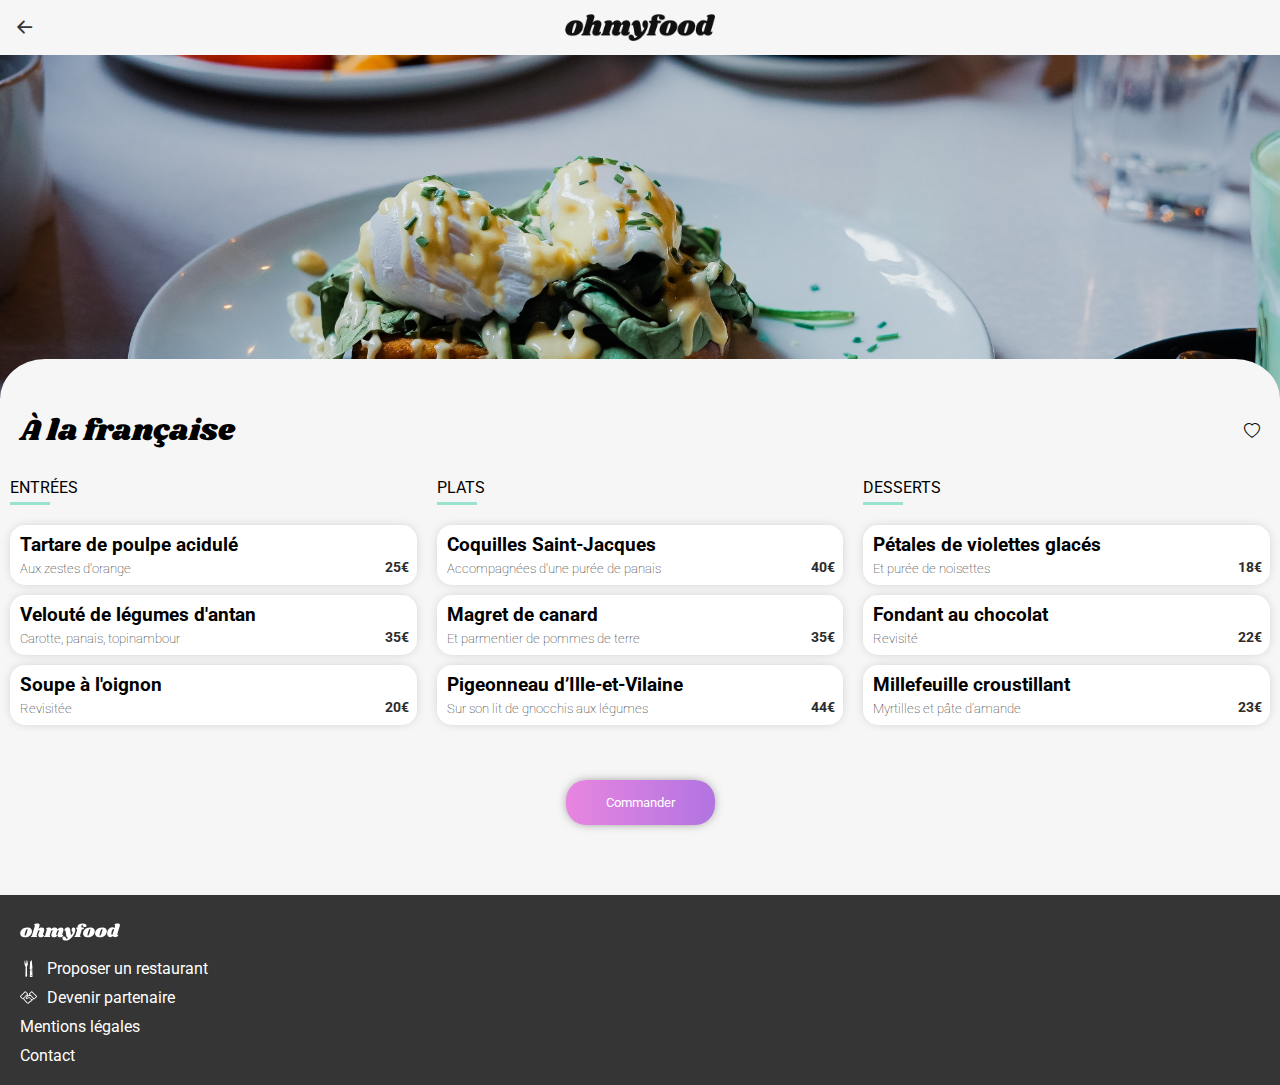
<file: restaurant links/restaurant-3/index.html>
<!DOCTYPE html>
<html lang="en">
<head>
    <meta charset="UTF-8">
    <meta http-equiv="X-UA-Compatible" content="IE=edge">
    <meta name="viewport" content="width=device-width, initial-scale=1.0">
    <link rel="stylesheet" href="https://cdn.jsdelivr.net/npm/bootstrap-icons@1.8.1/font/bootstrap-icons.css">
    <link rel="stylesheet" href="css/styles.css">
    <title>À la française</title>
</head>
<body>
    <header>
        <a href="../../index.html"><i class="bi bi-arrow-left-short"></i></a>
        <div class="box-logo">
            <img src="images/logo/ohmyfood.png" alt="Logo Ohmyfood" class="logo-header">
        </div>
    </header>
    <img src="images/restaurants/toa-heftiba-DQKerTsQwi0-unsplash.jpg" alt="Photo restaurant" class="main-img">
    <main>
        <div class="restaurant-title">
            <span class="single-title">
                À la française
            </span>
            <div class="heart">
                <i class="bi bi-heart"></i>
                <i class="bi bi-heart-fill"></i>
            </div>
        </div>
    <div class="all-articles">
        <article>
            <span class="title-article">
                ENTRÉES
            </span>
        <div class="all-elements">
            <div class="card-text-full">
                <div class="card-text">
                    <h3>
                        Tartare de poulpe acidulé
                    </h3>
                    <h5>
                        Aux zestes d'orange
                    </h5>
                </div>
                    <span class="price">
                        25€
                    </span>
                </div>
                <div class="checkbox">
                    <i class="bi bi-check-circle-fill"></i>
                </div>
            </div>
            <div class="all-elements">
                <div class="card-text-full">
                    <div class="card-text">
                    <h3>
                        Velouté de légumes d'antan
                    </h3>
                    <h5>
                        Carotte, panais, topinambour
                    </h5>
                </div>
                    <span class="price">
                        35€
                    </span>
                </div>
                <div class="checkbox">
                    <i class="bi bi-check-circle-fill"></i>
                </div>
            </div>
            <div class="all-elements">
                <div class="card-text-full">
                    <div class="card-text">
                    <h3>
                        Soupe à l'oignon
                    </h3>
                    <h5>
                        Revisitée
                    </h5>
                </div>
                    <span class="price">
                        20€
                    </span>
                </div>
                <div class="checkbox">
                    <i class="bi bi-check-circle-fill"></i>
                </div>
            </div>
            </article>
            <article>
                    <span class="title-article">
                        PLATS
                    </span>
                <div class="all-elements">
                    <div class="card-text-full">
                        <div class="card-text">
                        <h3>
                            Coquilles Saint-Jacques
                        </h3>
                        <h5>
                            Accompagnées d'une purée de panais
                        </h5>
                    </div>
                        <span class="price">
                            40€
                        </span>
                    </div>
                    <div class="checkbox">
                        <i class="bi bi-check-circle-fill"></i>
                    </div>
                </div>
                <div class="all-elements">
                    <div class="card-text-full">
                        <div class="card-text">
                        <h3>
                            Magret de canard
                        </h3>
                        <h5>
                            Et parmentier de pommes de terre
                        </h5>
                    </div>
                        <span class="price">
                            35€
                        </span>
                    </div>
                    <div class="checkbox">
                        <i class="bi bi-check-circle-fill"></i>
                    </div>
                </div>
                <div class="all-elements">
                    <div class="card-text-full">
                        <div class="card-text">
                        <h3>
                            Pigeonneau d’Ille-et-Vilaine
                        </h3>
                        <h5>
                            Sur son lit de gnocchis aux légumes
                        </h5>
                    </div>
                        <span class="price">
                            44€
                        </span>
                    </div>
                    <div class="checkbox">
                        <i class="bi bi-check-circle-fill"></i>
                    </div>
                </div>
                </article>
                <article>
                        <span class="title-article">
                            DESSERTS
                        </span>
                <div class="all-elements">
                    <div class="card-text-full">
                        <div class="card-text">
                                <h3>
                                    Pétales de violettes glacés
                                </h3>
                                <h5>
                                    Et purée de noisettes
                                </h5>
                            </div>
                                <span class="price">
                                    18€
                                </span>
                            </div>
                        <div class="checkbox">
                            <i class="bi bi-check-circle-fill"></i>
                        </div>
                </div>
                <div class="all-elements">
                        <div class="card-text-full">
                            <div class="card-text">
                                <h3>
                                    Fondant au chocolat
                                </h3>
                                <h5>
                                    Revisité
                                </h5>
                            </div>
                                <span class="price">
                                    22€
                                </span>
                            </div>
                        <div class="checkbox">
                            <i class="bi bi-check-circle-fill"></i>
                        </div>
                </div>
                <div class="all-elements">
                        <div class="card-text-full">
                            <div class="card-text">
                                <h3>
                                    Millefeuille croustillant
                                </h3>
                                <h5>
                                    Myrtilles et pâte d’amande
                                </h5>
                            </div>
                                <span class="price">
                                    23€
                                </span>
                    </div>
                        <div class="checkbox">
                            <i class="bi bi-check-circle-fill"></i>
                        </div>
                    </div>
                </article>
            </div>
                <div class="button-box">
                    <button class="button">Commander</button>
                </div>
    </main>
</body>
<footer>
    <svg width="196" height="34" viewBox="0 0 196 34" fill="none" xmlns="http://www.w3.org/2000/svg" class="logo-footer">
    <path d="M13.932 7.956C17.196 7.956 19.596 8.61599 21.132 9.936C22.692 11.256 23.472 12.984 23.472 15.12C23.472 15.84 23.376 16.644 23.184 17.532C22.728 19.5 21.876 21.228 20.628 22.716C19.38 24.18 17.844 25.32 16.02 26.136C14.22 26.928 12.264 27.324 10.152 27.324C6.81599 27.324 4.34399 26.664 2.73599 25.344C1.15199 24 0.359985 22.224 0.359985 20.016C0.359985 19.272 0.455985 18.444 0.647985 17.532C1.10399 15.66 1.96799 14.004 3.23999 12.564C4.53599 11.1 6.10799 9.972 7.95599 9.18C9.82799 8.364 11.82 7.956 13.932 7.956ZM13.824 11.16C13.32 11.16 12.78 11.616 12.204 12.528C11.652 13.416 10.992 15.108 10.224 17.604C9.45599 20.1 9.07199 21.852 9.07199 22.86C9.07199 23.388 9.15599 23.748 9.32399 23.94C9.49199 24.108 9.71999 24.192 10.008 24.192C10.512 24.24 11.028 23.808 11.556 22.896C12.108 21.984 12.792 20.208 13.608 17.568C14.352 15.24 14.724 13.548 14.724 12.492C14.724 11.988 14.64 11.64 14.472 11.448C14.328 11.256 14.112 11.16 13.824 11.16Z" fill="#FFFFFF"/>
    <path d="M44.9899 22.032C44.9419 22.128 44.9179 22.272 44.9179 22.464C44.9179 22.632 44.9539 22.764 45.0259 22.86C45.1219 22.956 45.2419 23.004 45.3859 23.004C45.6739 23.004 45.9139 22.884 46.1059 22.644C46.3219 22.38 46.4659 22.248 46.5379 22.248C46.6579 22.248 46.7539 22.332 46.8259 22.5C46.8979 22.644 46.9339 22.824 46.9339 23.04C46.9579 23.736 46.7299 24.42 46.2499 25.092C45.7699 25.74 45.0619 26.28 44.1259 26.712C43.2139 27.12 42.1099 27.324 40.8139 27.324C39.2299 27.324 37.9699 26.964 37.0339 26.244C36.0979 25.5 35.6179 24.516 35.5939 23.292C35.5939 22.404 35.8099 21.408 36.2419 20.304L38.2219 15.12C38.3419 14.808 38.4019 14.556 38.4019 14.364C38.4019 14.052 38.2939 13.812 38.0779 13.644C37.8859 13.452 37.6459 13.356 37.3579 13.356C36.9019 13.356 36.4339 13.572 35.9539 14.004C35.4979 14.412 35.1259 15.084 34.8379 16.02V15.948L32.5699 23.256C32.4979 23.544 32.4619 23.796 32.4619 24.012C32.4619 24.324 32.5219 24.576 32.6419 24.768C32.7619 24.936 32.9299 25.104 33.1459 25.272C33.3139 25.44 33.4339 25.584 33.5059 25.704C33.5779 25.8 33.5899 25.932 33.5419 26.1C33.4219 26.412 33.1819 26.64 32.8219 26.784C32.4619 26.928 31.9099 27 31.1659 27H22.9579C22.3339 27 21.8779 26.904 21.5899 26.712C21.3019 26.496 21.2059 26.22 21.3019 25.884C21.3979 25.596 21.6499 25.344 22.0579 25.128C22.4179 24.936 22.7179 24.708 22.9579 24.444C23.1979 24.18 23.4019 23.76 23.5699 23.184L29.0419 5.22C29.1139 5.004 29.1499 4.824 29.1499 4.68C29.1499 4.416 29.0779 4.2 28.9339 4.032C28.8139 3.864 28.6459 3.696 28.4299 3.528C28.1899 3.336 28.0099 3.168 27.8899 3.024C27.7939 2.88 27.7819 2.688 27.8539 2.448C27.9979 1.896 28.7539 1.416 30.1219 1.00799C31.4899 0.599996 32.9179 0.395996 34.4059 0.395996C35.7979 0.395996 36.8179 0.659996 37.4659 1.188C38.1379 1.716 38.4739 2.436 38.4739 3.348C38.4739 3.876 38.3899 4.392 38.2219 4.896L36.2779 11.232C37.2139 10.008 38.1979 9.156 39.2299 8.676C40.2859 8.196 41.4259 7.956 42.6499 7.956C44.1139 7.956 45.2899 8.4 46.1779 9.288C47.0899 10.176 47.5459 11.328 47.5459 12.744C47.5459 13.488 47.4259 14.22 47.1859 14.94L44.9899 22.032Z" fill="#FFFFFF"/>
    <path d="M82.7165 22.032C82.6685 22.128 82.6445 22.272 82.6445 22.464C82.6445 22.632 82.6805 22.764 82.7525 22.86C82.8485 22.956 82.9685 23.004 83.1125 23.004C83.4005 23.004 83.6405 22.884 83.8325 22.644C84.0485 22.38 84.1925 22.248 84.2645 22.248C84.3845 22.248 84.4805 22.332 84.5525 22.5C84.6245 22.644 84.6605 22.824 84.6605 23.04C84.6845 23.736 84.4565 24.42 83.9765 25.092C83.4965 25.74 82.7885 26.28 81.8525 26.712C80.9405 27.12 79.8365 27.324 78.5405 27.324C76.9565 27.324 75.6965 26.964 74.7605 26.244C73.8245 25.5 73.3445 24.516 73.3205 23.292C73.3205 22.404 73.5365 21.408 73.9685 20.304L75.9485 15.12C76.0685 14.808 76.1285 14.556 76.1285 14.364C76.1285 14.052 76.0205 13.812 75.8045 13.644C75.6125 13.452 75.3725 13.356 75.0845 13.356C74.6765 13.356 74.2565 13.536 73.8245 13.896C73.3925 14.256 73.0085 14.82 72.6725 15.588L70.6925 22.032C70.6445 22.128 70.6205 22.272 70.6205 22.464C70.6205 22.632 70.6565 22.764 70.7285 22.86C70.8245 22.956 70.9445 23.004 71.0885 23.004C71.3765 23.004 71.6165 22.884 71.8085 22.644C72.0245 22.38 72.1685 22.248 72.2405 22.248C72.3605 22.248 72.4565 22.332 72.5285 22.5C72.6005 22.644 72.6365 22.824 72.6365 23.04C72.6605 23.736 72.4325 24.42 71.9525 25.092C71.4725 25.74 70.7645 26.28 69.8285 26.712C68.9165 27.12 67.8125 27.324 66.5165 27.324C64.9325 27.324 63.6725 26.964 62.7365 26.244C61.8005 25.5 61.3205 24.516 61.2965 23.292C61.2965 22.404 61.5125 21.408 61.9445 20.304L63.9245 15.12C64.0445 14.808 64.1045 14.556 64.1045 14.364C64.1045 14.052 63.9965 13.812 63.7805 13.644C63.5885 13.452 63.3485 13.356 63.0605 13.356C62.6525 13.356 62.2325 13.536 61.8005 13.896C61.3685 14.232 61.0085 14.784 60.7205 15.552L58.3445 23.256C58.2485 23.52 58.2005 23.772 58.2005 24.012C58.2005 24.3 58.2605 24.54 58.3805 24.732C58.5005 24.9 58.6685 25.08 58.8845 25.272C59.0525 25.416 59.1725 25.548 59.2445 25.668C59.3165 25.788 59.3285 25.932 59.2805 26.1C59.1845 26.412 58.9565 26.64 58.5965 26.784C58.2365 26.928 57.6725 27 56.9045 27H48.6965C48.0725 27 47.6285 26.904 47.3645 26.712C47.0765 26.496 46.9685 26.22 47.0405 25.884C47.1365 25.596 47.3885 25.344 47.7965 25.128C48.1565 24.936 48.4565 24.708 48.6965 24.444C48.9365 24.18 49.1405 23.76 49.3085 23.184L52.5125 12.78C52.5605 12.66 52.5845 12.492 52.5845 12.276C52.5845 12.012 52.5245 11.808 52.4045 11.664C52.3085 11.52 52.1405 11.34 51.9005 11.124C51.6605 10.932 51.4925 10.764 51.3965 10.62C51.3005 10.476 51.2885 10.284 51.3605 10.044C51.5045 9.492 52.2605 9.012 53.6285 8.604C54.9965 8.172 56.4245 7.956 57.9125 7.956C59.0885 7.956 60.0125 8.28 60.6845 8.928C61.3805 9.576 61.7165 10.464 61.6925 11.592C62.6765 10.224 63.7085 9.276 64.7885 8.748C65.8925 8.22 67.0805 7.956 68.3525 7.956C69.7445 7.956 70.8725 8.364 71.7365 9.18C72.6245 9.972 73.1165 11.016 73.2125 12.312C74.2445 10.68 75.3485 9.552 76.5245 8.928C77.7005 8.28 78.9845 7.956 80.3765 7.956C81.8405 7.956 83.0165 8.4 83.9045 9.288C84.8165 10.176 85.2725 11.328 85.2725 12.744C85.2725 13.488 85.1525 14.22 84.9125 14.94L82.7165 22.032Z" fill="#FFFFFF"/>
    <path d="M104.932 7.956C105.988 7.956 106.828 8.388 107.452 9.252C108.1 10.092 108.424 11.244 108.424 12.708C108.424 13.98 108.196 15.348 107.74 16.812C106.852 19.764 105.424 22.548 103.456 25.164C101.512 27.78 99.2675 29.88 96.7235 31.464C94.2035 33.048 91.6836 33.84 89.1636 33.84C87.9156 33.84 86.8355 33.624 85.9235 33.192C85.0355 32.76 84.3635 32.184 83.9075 31.464C83.4275 30.744 83.1875 29.976 83.1875 29.16C83.1875 28.8 83.2475 28.404 83.3675 27.972C83.5835 27.3 83.9435 26.784 84.4475 26.424C84.9515 26.064 85.5516 25.884 86.2476 25.884C87.3516 25.884 88.2515 26.256 88.9475 27C89.6675 27.768 90.1236 28.812 90.3156 30.132C91.8516 30.06 93.2675 29.4 94.5635 28.152C93.3395 27.936 92.4275 27.528 91.8275 26.928C91.2515 26.304 90.8555 25.344 90.6395 24.048L89.1995 15.228C89.1275 14.772 89.0195 14.46 88.8755 14.292C88.7555 14.1 88.5876 14.004 88.3716 14.004C88.2036 14.004 87.9995 14.088 87.7595 14.256C87.5435 14.424 87.3875 14.508 87.2915 14.508C87.0995 14.508 87.0035 14.304 87.0035 13.896C87.0035 13.56 87.0635 13.2 87.1835 12.816C87.6155 11.448 88.4196 10.296 89.5956 9.36C90.7716 8.4 92.1395 7.92 93.6995 7.92C95.2355 7.92 96.3635 8.376 97.0835 9.288C97.8275 10.2 98.3076 11.604 98.5236 13.5L99.6035 21.42C99.6755 22.02 99.8915 22.32 100.252 22.32C100.684 22.32 101.188 21.936 101.764 21.168C102.34 20.376 102.904 19.26 103.456 17.82C102.736 17.172 102.184 16.428 101.8 15.588C101.416 14.748 101.224 13.848 101.224 12.888C101.224 12.144 101.32 11.472 101.512 10.872C101.8 9.912 102.244 9.192 102.844 8.712C103.468 8.208 104.164 7.956 104.932 7.956Z" fill="#FFFFFF"/>
    <path d="M122.864 0.395996C125.432 0.395996 127.352 0.791996 128.624 1.584C129.92 2.352 130.568 3.3 130.568 4.428C130.568 5.34 130.184 6.048 129.416 6.552C128.672 7.032 127.688 7.272 126.464 7.272C125.336 7.272 124.46 6.996 123.836 6.444C123.212 5.892 122.9 5.208 122.9 4.392C122.9 3.888 123.056 3.36 123.368 2.808C122.648 2.808 122.048 2.988 121.568 3.348C121.088 3.684 120.716 4.272 120.452 5.112C120.308 5.64 120.236 6.132 120.236 6.588C120.236 7.164 120.332 7.62 120.524 7.956C120.74 8.268 121.04 8.424 121.424 8.424H123.548C124.796 8.424 125.42 8.808 125.42 9.576C125.42 9.672 125.396 9.816 125.348 10.008C125.204 10.536 124.904 10.932 124.448 11.196C124.016 11.46 123.356 11.592 122.468 11.592H121.388L117.824 23.256C117.752 23.544 117.716 23.796 117.716 24.012C117.716 24.324 117.776 24.576 117.896 24.768C118.016 24.936 118.184 25.104 118.4 25.272C118.568 25.44 118.688 25.584 118.76 25.704C118.832 25.8 118.844 25.932 118.796 26.1C118.676 26.412 118.436 26.64 118.076 26.784C117.716 26.928 117.164 27 116.42 27H108.212C107.588 27 107.132 26.904 106.844 26.712C106.556 26.496 106.46 26.22 106.556 25.884C106.652 25.596 106.904 25.344 107.312 25.128C107.672 24.936 107.972 24.708 108.212 24.444C108.452 24.18 108.656 23.76 108.824 23.184L111.632 13.968C111.752 13.608 111.812 13.236 111.812 12.852C111.812 12.372 111.704 12 111.488 11.736C111.296 11.448 110.996 11.136 110.588 10.8C110.324 10.584 110.12 10.404 109.976 10.26C109.856 10.092 109.796 9.9 109.796 9.684C109.772 9.228 109.928 8.904 110.264 8.712C110.624 8.52 111.296 8.424 112.28 8.424H113.18C113.012 7.824 112.928 7.224 112.928 6.624C112.928 6.024 113.036 5.4 113.252 4.752C113.708 3.528 114.68 2.496 116.168 1.65599C117.68 0.815996 119.912 0.395996 122.864 0.395996Z" fill="#FFFFFF"/>
    <path d="M137.084 7.956C140.348 7.956 142.748 8.61599 144.284 9.936C145.844 11.256 146.624 12.984 146.624 15.12C146.624 15.84 146.528 16.644 146.336 17.532C145.88 19.5 145.028 21.228 143.78 22.716C142.532 24.18 140.996 25.32 139.172 26.136C137.372 26.928 135.416 27.324 133.304 27.324C129.968 27.324 127.496 26.664 125.888 25.344C124.304 24 123.512 22.224 123.512 20.016C123.512 19.272 123.608 18.444 123.8 17.532C124.256 15.66 125.12 14.004 126.392 12.564C127.688 11.1 129.26 9.972 131.108 9.18C132.98 8.364 134.972 7.956 137.084 7.956ZM136.976 11.16C136.472 11.16 135.932 11.616 135.356 12.528C134.804 13.416 134.144 15.108 133.376 17.604C132.608 20.1 132.224 21.852 132.224 22.86C132.224 23.388 132.308 23.748 132.476 23.94C132.644 24.108 132.872 24.192 133.16 24.192C133.664 24.24 134.18 23.808 134.708 22.896C135.26 21.984 135.944 20.208 136.76 17.568C137.504 15.24 137.876 13.548 137.876 12.492C137.876 11.988 137.792 11.64 137.624 11.448C137.48 11.256 137.264 11.16 136.976 11.16Z" fill="#FFFFFF"/>
    <path d="M160.709 7.956C163.973 7.956 166.373 8.61599 167.909 9.936C169.469 11.256 170.249 12.984 170.249 15.12C170.249 15.84 170.153 16.644 169.961 17.532C169.505 19.5 168.653 21.228 167.405 22.716C166.157 24.18 164.621 25.32 162.797 26.136C160.997 26.928 159.041 27.324 156.929 27.324C153.593 27.324 151.121 26.664 149.513 25.344C147.929 24 147.137 22.224 147.137 20.016C147.137 19.272 147.233 18.444 147.425 17.532C147.881 15.66 148.745 14.004 150.017 12.564C151.313 11.1 152.885 9.972 154.733 9.18C156.605 8.364 158.597 7.956 160.709 7.956ZM160.601 11.16C160.097 11.16 159.557 11.616 158.981 12.528C158.429 13.416 157.769 15.108 157.001 17.604C156.233 20.1 155.849 21.852 155.849 22.86C155.849 23.388 155.933 23.748 156.101 23.94C156.269 24.108 156.497 24.192 156.785 24.192C157.289 24.24 157.805 23.808 158.333 22.896C158.885 21.984 159.569 20.208 160.385 17.568C161.129 15.24 161.501 13.548 161.501 12.492C161.501 11.988 161.417 11.64 161.249 11.448C161.105 11.256 160.889 11.16 160.601 11.16Z" fill="#FFFFFF"/>
    <path d="M190.526 21.816C190.478 22.008 190.454 22.14 190.454 22.212C190.454 22.38 190.502 22.512 190.598 22.608C190.694 22.704 190.814 22.752 190.958 22.752C191.246 22.752 191.486 22.632 191.678 22.392C191.894 22.128 192.038 21.996 192.11 21.996C192.23 21.996 192.326 22.08 192.398 22.248C192.47 22.416 192.506 22.608 192.506 22.824C192.53 23.472 192.278 24.132 191.75 24.804C191.246 25.476 190.562 26.028 189.698 26.46C188.834 26.892 187.898 27.108 186.89 27.108C185.69 27.108 184.646 26.88 183.758 26.424C182.87 25.968 182.258 25.368 181.922 24.624C181.274 25.464 180.53 26.088 179.69 26.496C178.85 26.904 177.962 27.108 177.026 27.108C175.922 27.108 174.89 26.832 173.93 26.28C172.994 25.728 172.238 24.948 171.662 23.94C171.11 22.908 170.834 21.744 170.834 20.448C170.834 18.264 171.242 16.212 172.058 14.292C172.898 12.348 174.062 10.788 175.55 9.612C177.038 8.412 178.73 7.812 180.626 7.812C181.658 7.812 182.534 7.932 183.254 8.172C183.998 8.412 184.67 8.772 185.27 9.252L186.494 5.22C186.566 5.004 186.602 4.824 186.602 4.68C186.602 4.416 186.53 4.2 186.386 4.032C186.266 3.864 186.098 3.696 185.882 3.528C185.642 3.336 185.462 3.168 185.342 3.024C185.246 2.88 185.234 2.688 185.306 2.448C185.45 1.896 186.206 1.416 187.574 1.00799C188.942 0.599996 190.37 0.395996 191.858 0.395996C193.25 0.395996 194.27 0.659996 194.918 1.188C195.59 1.716 195.926 2.436 195.926 3.348C195.926 3.876 195.842 4.392 195.674 4.896L190.526 21.816ZM184.514 11.7C184.13 11.364 183.71 11.196 183.254 11.196C182.558 11.196 181.874 11.712 181.202 12.744C180.53 13.776 179.99 15.024 179.582 16.488C179.174 17.952 178.982 19.272 179.006 20.448C179.006 21.768 179.438 22.428 180.302 22.428C180.614 22.428 180.878 22.308 181.094 22.068C181.31 21.804 181.514 21.384 181.706 20.808L184.514 11.7Z" fill="#FFFFFF"/>
    </svg>

<div class="footer-text">
    <div class="text-and-icon-footer">
        <?xml version="1.0" encoding="iso-8859-1"?>
        <svg version="1.1" id="Capa_1" xmlns="http://www.w3.org/2000/svg" xmlns:xlink="http://www.w3.org/1999/xlink" x="0px" y="0px"
        viewBox="0 0 59.687 59.687" style="enable-background:new 0 0 59.687 59.687;" xml:space="preserve" class="icon-footer">
        <g>
            <g>
                <path style="fill:#FFFFFF;" d="M37.094,33.579l-1.804-0.685l-0.868,25.604c0,0.576,3.012,1.189,4.427,1.189h0.631
                    c1.416,0,4.428-0.613,4.428-1.189l-0.927-27.324L37.094,33.579z M39.256,55.816c-0.786,0-1.423-0.638-1.423-1.423
                    c0-0.786,0.637-1.423,1.423-1.423s1.423,0.637,1.423,1.423C40.679,55.178,40.042,55.816,39.256,55.816z M39.256,40.049
                    c-0.786,0-1.423-0.637-1.423-1.424c0-0.785,0.637-1.422,1.423-1.422s1.423,0.637,1.423,1.422
                    C40.679,39.413,40.042,40.049,39.256,40.049z"/>
                <path style="fill:#FFFFFF;" d="M27.821,12.5c0-8.022-0.476-10.391-2.334-11.087l-0.219,10.362c0,0.498-0.367,0.912-0.818,0.912
                    h-0.289c-0.451,0-0.818-0.414-0.818-0.923l-0.844-10.64c-0.227,0-0.46,0.001-0.706,0.001c-0.426,0-0.819,0.003-1.187,0.012
                    l-0.843,10.666c0.001,0.469-0.365,0.883-0.816,0.883h-0.289c-0.451,0-0.818-0.414-0.818-0.923L17.625,1.662
                    c-1.857,0.998-1.86,3.835-1.86,11.854c0,2.184,0.392,3.915,1.318,5.11c0.296,0.65,0.648,1.419,1.021,2.224
                    c0.575,1.244,1.195,2.565,1.737,3.681l-0.852,32.735c0,0.771,1.642,1.422,2.414,1.422h1.271c0.772,0,2.414-0.718,2.414-1.49
                    l-0.864-33.106l1.977-5.163l0.335-0.876C27.437,16.611,27.821,14.657,27.821,12.5z"/>
                <path style="fill:#FFFFFF;" d="M37.08,32.504l6.841-2.795L41.111,0c-3.698,3.21-5.405,6.936-5.647,7.492l-1.507,23.826
                    L37.08,32.504z"/>
            </g>
        </g>
        <g>
        </g>
        <g>
        </g>
        <g>
        </g>
        <g>
        </g>
        <g>
        </g>
        <g>
        </g>
        <g>
        </g>
        <g>
        </g>
        <g>
        </g>
        <g>
        </g>
        <g>
        </g>
        <g>
        </g>
        <g>
        </g>
        <g>
        </g>
        <g>
        </g>
        </svg>
        <span class="footer-text">
            Proposer un restaurant
        </span>
    </div>
    <div class="text-and-icon-footer">
        <?xml version="1.0" encoding="iso-8859-1"?>
        <svg version="1.1" id="Layer_1" xmlns="http://www.w3.org/2000/svg" xmlns:xlink="http://www.w3.org/1999/xlink" x="0px" y="0px"
            viewBox="0 0 511.997 511.997" style="enable-background:new 0 0 511.997 511.997;" xml:space="preserve" fill="#FFFFFF" class="icon-footer">
        <g>
            <g>
                <path d="M505.899,211.567L368.7,74.369c-7.876-7.902-21.649-7.902-29.525,0l-62.925,62.899c-8.064,8.124-8.064,21.35,0.034,29.525
                    l17.05,16.853c-11.042-0.879-26.547,4.838-27.989,4.745l-39.083-12.109l9.455-9.455c3.951-3.951,6.135-9.199,6.135-14.771
                    c0-5.598-2.185-10.846-6.127-14.771L172.834,74.36c-7.91-7.876-21.615-7.876-29.525,0.026L6.135,211.542
                    C2.185,215.493,0,220.749,0,226.347c0,5.572,2.185,10.829,6.127,14.754l62.874,62.899c3.934,3.951,9.19,6.127,14.763,6.127
                    s10.812-2.176,14.771-6.127l4.318-4.318c11.136,23.322,48.546,70.741,74.633,96.845l34.304,34.304
                    c10.513,10.496,20.471,12.723,26.991,12.723c8.303,0,16.102-3.422,22.554-9.873c6.315-6.323,8.098-12.476,8.499-16.922
                    c7.561,1.775,18.91,0.947,25.796-5.948c6.315-6.298,8.098-12.476,8.499-16.922c7.561,1.775,18.91,0.973,25.796-5.922
                    c6.315-6.323,8.098-12.476,8.491-16.922c7.612,1.672,18.927,0.922,25.796-5.948c5.837-5.845,12.194-16.29,7.578-30.839
                    c9.813-9.156,26.377-19.831,42.735-29.559c3.823,3.388,8.567,5.419,13.713,5.419c5.598,0,10.846-2.176,14.763-6.127l62.891-62.874
                    C514.031,232.943,514.031,219.717,505.899,211.567z M83.772,282.573l-56.209-56.226L158.071,95.796l56.209,56.226L83.772,282.573z
                    M347.034,346.539c-0.913,0-2.662-0.427-4.215-0.802c-2.628-0.623-5.598-1.348-8.909-1.348c-6.673,0-11.025,2.953-13.508,5.427
                    c-5.803,5.803-6.426,12.023-6.801,15.753c-0.265,2.628-0.29,2.773-0.836,3.849c-0.913,0-2.662-0.427-4.215-0.802
                    c-2.628-0.648-5.598-1.348-8.926-1.348c-6.699,0-11.059,2.953-13.525,5.427c-5.803,5.803-6.426,12.023-6.801,15.727
                    c-0.265,2.628-0.29,2.773-0.853,3.849c-0.913,0-2.671-0.427-4.224-0.802c-2.611-0.623-5.572-1.323-8.9-1.323
                    c-6.699,0-11.059,2.953-13.5,5.402c-5.828,5.803-6.451,12.023-6.827,15.753c-0.265,2.628-0.29,2.773-1.775,4.275
                    c-2.364,2.372-3.934,2.372-4.446,2.372c-2.338,0-5.572-1.903-8.892-5.222l-34.304-34.304
                    c-29.261-29.278-62.515-75.947-75.349-96.128l85.709-85.709l18.91,5.333c-15.812,12.075-28.365,29.372-38.502,41.933
                    c-3.362,4.173-6.025,7.526-7.902,9.404c-8.004,8.004-10.453,16.375-7.279,24.926c2.338,6.349,7.441,11.452,13.901,17.903
                    c5.751,5.751,12.996,8.798,20.966,8.798c16.316,0,31.94-12.373,47.053-24.354c3.311-2.62,13.261-9.353,19.507-13.542
                    c24.55,22.349,48.23,44.245,64.93,60.937C351.352,341.718,347.674,345.396,347.034,346.539z M357.914,312.44
                    c-0.828-0.905-1.374-1.715-2.278-2.62c-21.896-21.897-50.466-45.338-68.036-62.174c-5.393-5.171-15.121-3.618-22.69-1.289
                    c-8.841,1.502-17.118,5.7-27.708,14.089c-10.027,7.953-23.748,18.825-31.164,18.825c-0.998,0-6.801-4.122-7.902-5.222
                    c-2.125-2.125,4.113-9.122,8.141-14.123c14.046-17.399,32.725-37.001,57.19-46.404c20.804-8.004,35.26-4.557,54.4-4.267
                    l77.781,76.902C381.628,294.665,368.145,303.693,357.914,312.44z M428.245,282.514l-130.534-130.5l56.226-56.201l130.526,130.5
                    L428.245,282.514z"/>
            </g>
        </g>
        <g>
        </g>
        <g>
        </g>
        <g>
        </g>
        <g>
        </g>
        <g>
        </g>
        <g>
        </g>
        <g>
        </g>
        <g>
        </g>
        <g>
        </g>
        <g>
        </g>
        <g>
        </g>
        <g>
        </g>
        <g>
        </g>
        <g>
        </g>
        <g>
        </g>
        </svg>
        <span class="footer-text">
            Devenir partenaire
        </span>
    </div>
        <span>
            Mentions légales
        </span>
        <span class="footer-text">
            <a href="mailto:contact@ohmyfood.com">Contact</a>
        </span>
    </div>
</footer>
</html>
</file>
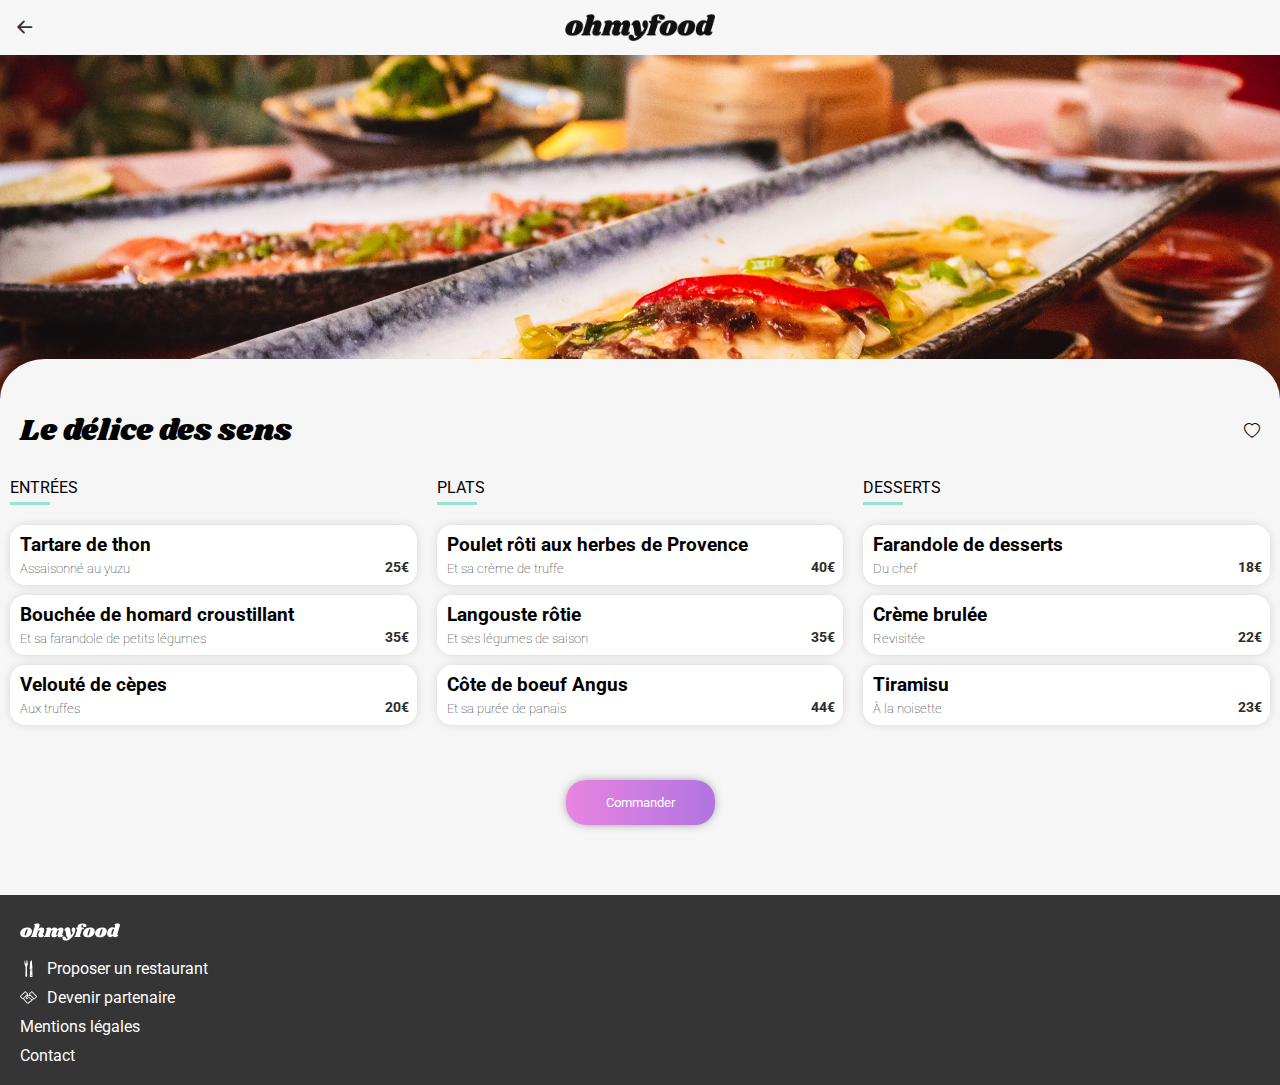
<file: restaurant links/restaurant-4/index.html>
<!DOCTYPE html>
<html lang="en">
<head>
    <meta charset="UTF-8">
    <meta http-equiv="X-UA-Compatible" content="IE=edge">
    <meta name="viewport" content="width=device-width, initial-scale=1.0">
    <link rel="stylesheet" href="https://cdn.jsdelivr.net/npm/bootstrap-icons@1.8.1/font/bootstrap-icons.css">
    <link rel="stylesheet" href="css/styles.css">
    <title>Le délice des sens</title>
</head>
<body>
    <header>
        <a href="../../index.html"><i class="bi bi-arrow-left-short"></i></a>
        <div class="box-logo">
            <img src="images/logo/ohmyfood.png" alt="Logo Ohmyfood" class="logo-header">
        </div>
    </header>
    <img src="images/restaurants/louis-hansel-shotsoflouis-qNBGVyOCY8Q-unsplash.jpg" alt="Photo restaurant" class="main-img">
    <main>
        <div class="restaurant-title">
            <span class="single-title">
                Le délice des sens
            </span>
            <div class="heart">
                <i class="bi bi-heart"></i>
                <i class="bi bi-heart-fill"></i>
            </div>
        </div>
    <div class="all-articles">
        <article>
            <span class="title-article">
                ENTRÉES
            </span>
        <div class="all-elements">
            <div class="card-text-full">
                <div class="card-text">
                    <h3>
                        Tartare de thon
                    </h3>
                    <h5>
                        Assaisonné au yuzu
                    </h5>
                </div>
                    <span class="price">
                        25€
                    </span>
                </div>
                <div class="checkbox">
                    <i class="bi bi-check-circle-fill"></i>
                </div>
            </div>
            <div class="all-elements">
                <div class="card-text-full">
                    <div class="card-text">
                    <h3>
                        Bouchée de homard croustillant
                    </h3>
                    <h5>
                        Et sa farandole de petits légumes
                    </h5>
                </div>
                    <span class="price">
                        35€
                    </span>
                </div>
                <div class="checkbox">
                    <i class="bi bi-check-circle-fill"></i>
                </div>
            </div>
            <div class="all-elements">
                <div class="card-text-full">
                    <div class="card-text">
                    <h3>
                        Velouté de cèpes
                    </h3>
                    <h5>
                        Aux truffes
                    </h5>
                </div>
                    <span class="price">
                        20€
                    </span>
                </div>
                <div class="checkbox">
                    <i class="bi bi-check-circle-fill"></i>
                </div>
            </div>
            </article>
            <article>
                    <span class="title-article">
                        PLATS
                    </span>
                <div class="all-elements">
                    <div class="card-text-full">
                        <div class="card-text">
                        <h3>
                            Poulet rôti aux herbes de Provence
                        </h3>
                        <h5>
                            Et sa crème de truffe
                        </h5>
                        </div>
                        <span class="price">
                            40€
                        </span>
                    </div>
                    <div class="checkbox">
                        <i class="bi bi-check-circle-fill"></i>
                    </div>
                </div>
                <div class="all-elements">
                    <div class="card-text-full">
                        <div class="card-text">
                        <h3>
                            Langouste rôtie
                        </h3>
                        <h5>
                            Et ses légumes de saison
                        </h5>
                    </div>
                        <span class="price">
                            35€
                        </span>
                    </div>
                    <div class="checkbox">
                        <i class="bi bi-check-circle-fill"></i>
                    </div>
                </div>
                <div class="all-elements">
                    <div class="card-text-full">
                        <div class="card-text">
                        <h3>
                            Côte de boeuf Angus
                        </h3>
                        <h5>
                            Et sa purée de panais
                        </h5>
                    </div>
                        <span class="price">
                            44€
                        </span>
                    </div>
                    <div class="checkbox">
                        <i class="bi bi-check-circle-fill"></i>
                    </div>
                </div>
                </article>
                <article>
                        <span class="title-article">
                            DESSERTS
                        </span>
                <div class="all-elements">
                    <div class="card-text-full">
                        <div class="card-text">
                                <h3>
                                    Farandole de desserts
                                </h3>
                                <h5>
                                    Du chef
                                </h5>
                            </div>
                                <span class="price">
                                    18€
                                </span>
                            </div>
                        <div class="checkbox">
                            <i class="bi bi-check-circle-fill"></i>
                        </div>
                </div>
                <div class="all-elements">
                        <div class="card-text-full">
                            <div class="card-text">
                                <h3>
                                    Crème brulée
                                </h3>
                                <h5>
                                    Revisitée
                                </h5>
                            </div>
                                <span class="price">
                                    22€
                                </span>
                            </div>
                        <div class="checkbox">
                            <i class="bi bi-check-circle-fill"></i>
                        </div>
                </div>
                <div class="all-elements">
                        <div class="card-text-full">
                            <div class="card-text">
                                <h3>
                                    Tiramisu
                                </h3>
                                <h5>
                                    À la noisette
                                </h5>
                            </div>
                                <span class="price">
                                    23€
                                </span>
                    </div>
                        <div class="checkbox">
                            <i class="bi bi-check-circle-fill"></i>
                        </div>
                    </div>
                </article>
            </div>
                <div class="button-box">
                    <button class="button">Commander</button>
                </div>
        </main>
</body>
<footer>
    <svg width="196" height="34" viewBox="0 0 196 34" fill="none" xmlns="http://www.w3.org/2000/svg" class="logo-footer">
    <path d="M13.932 7.956C17.196 7.956 19.596 8.61599 21.132 9.936C22.692 11.256 23.472 12.984 23.472 15.12C23.472 15.84 23.376 16.644 23.184 17.532C22.728 19.5 21.876 21.228 20.628 22.716C19.38 24.18 17.844 25.32 16.02 26.136C14.22 26.928 12.264 27.324 10.152 27.324C6.81599 27.324 4.34399 26.664 2.73599 25.344C1.15199 24 0.359985 22.224 0.359985 20.016C0.359985 19.272 0.455985 18.444 0.647985 17.532C1.10399 15.66 1.96799 14.004 3.23999 12.564C4.53599 11.1 6.10799 9.972 7.95599 9.18C9.82799 8.364 11.82 7.956 13.932 7.956ZM13.824 11.16C13.32 11.16 12.78 11.616 12.204 12.528C11.652 13.416 10.992 15.108 10.224 17.604C9.45599 20.1 9.07199 21.852 9.07199 22.86C9.07199 23.388 9.15599 23.748 9.32399 23.94C9.49199 24.108 9.71999 24.192 10.008 24.192C10.512 24.24 11.028 23.808 11.556 22.896C12.108 21.984 12.792 20.208 13.608 17.568C14.352 15.24 14.724 13.548 14.724 12.492C14.724 11.988 14.64 11.64 14.472 11.448C14.328 11.256 14.112 11.16 13.824 11.16Z" fill="#FFFFFF"/>
    <path d="M44.9899 22.032C44.9419 22.128 44.9179 22.272 44.9179 22.464C44.9179 22.632 44.9539 22.764 45.0259 22.86C45.1219 22.956 45.2419 23.004 45.3859 23.004C45.6739 23.004 45.9139 22.884 46.1059 22.644C46.3219 22.38 46.4659 22.248 46.5379 22.248C46.6579 22.248 46.7539 22.332 46.8259 22.5C46.8979 22.644 46.9339 22.824 46.9339 23.04C46.9579 23.736 46.7299 24.42 46.2499 25.092C45.7699 25.74 45.0619 26.28 44.1259 26.712C43.2139 27.12 42.1099 27.324 40.8139 27.324C39.2299 27.324 37.9699 26.964 37.0339 26.244C36.0979 25.5 35.6179 24.516 35.5939 23.292C35.5939 22.404 35.8099 21.408 36.2419 20.304L38.2219 15.12C38.3419 14.808 38.4019 14.556 38.4019 14.364C38.4019 14.052 38.2939 13.812 38.0779 13.644C37.8859 13.452 37.6459 13.356 37.3579 13.356C36.9019 13.356 36.4339 13.572 35.9539 14.004C35.4979 14.412 35.1259 15.084 34.8379 16.02V15.948L32.5699 23.256C32.4979 23.544 32.4619 23.796 32.4619 24.012C32.4619 24.324 32.5219 24.576 32.6419 24.768C32.7619 24.936 32.9299 25.104 33.1459 25.272C33.3139 25.44 33.4339 25.584 33.5059 25.704C33.5779 25.8 33.5899 25.932 33.5419 26.1C33.4219 26.412 33.1819 26.64 32.8219 26.784C32.4619 26.928 31.9099 27 31.1659 27H22.9579C22.3339 27 21.8779 26.904 21.5899 26.712C21.3019 26.496 21.2059 26.22 21.3019 25.884C21.3979 25.596 21.6499 25.344 22.0579 25.128C22.4179 24.936 22.7179 24.708 22.9579 24.444C23.1979 24.18 23.4019 23.76 23.5699 23.184L29.0419 5.22C29.1139 5.004 29.1499 4.824 29.1499 4.68C29.1499 4.416 29.0779 4.2 28.9339 4.032C28.8139 3.864 28.6459 3.696 28.4299 3.528C28.1899 3.336 28.0099 3.168 27.8899 3.024C27.7939 2.88 27.7819 2.688 27.8539 2.448C27.9979 1.896 28.7539 1.416 30.1219 1.00799C31.4899 0.599996 32.9179 0.395996 34.4059 0.395996C35.7979 0.395996 36.8179 0.659996 37.4659 1.188C38.1379 1.716 38.4739 2.436 38.4739 3.348C38.4739 3.876 38.3899 4.392 38.2219 4.896L36.2779 11.232C37.2139 10.008 38.1979 9.156 39.2299 8.676C40.2859 8.196 41.4259 7.956 42.6499 7.956C44.1139 7.956 45.2899 8.4 46.1779 9.288C47.0899 10.176 47.5459 11.328 47.5459 12.744C47.5459 13.488 47.4259 14.22 47.1859 14.94L44.9899 22.032Z" fill="#FFFFFF"/>
    <path d="M82.7165 22.032C82.6685 22.128 82.6445 22.272 82.6445 22.464C82.6445 22.632 82.6805 22.764 82.7525 22.86C82.8485 22.956 82.9685 23.004 83.1125 23.004C83.4005 23.004 83.6405 22.884 83.8325 22.644C84.0485 22.38 84.1925 22.248 84.2645 22.248C84.3845 22.248 84.4805 22.332 84.5525 22.5C84.6245 22.644 84.6605 22.824 84.6605 23.04C84.6845 23.736 84.4565 24.42 83.9765 25.092C83.4965 25.74 82.7885 26.28 81.8525 26.712C80.9405 27.12 79.8365 27.324 78.5405 27.324C76.9565 27.324 75.6965 26.964 74.7605 26.244C73.8245 25.5 73.3445 24.516 73.3205 23.292C73.3205 22.404 73.5365 21.408 73.9685 20.304L75.9485 15.12C76.0685 14.808 76.1285 14.556 76.1285 14.364C76.1285 14.052 76.0205 13.812 75.8045 13.644C75.6125 13.452 75.3725 13.356 75.0845 13.356C74.6765 13.356 74.2565 13.536 73.8245 13.896C73.3925 14.256 73.0085 14.82 72.6725 15.588L70.6925 22.032C70.6445 22.128 70.6205 22.272 70.6205 22.464C70.6205 22.632 70.6565 22.764 70.7285 22.86C70.8245 22.956 70.9445 23.004 71.0885 23.004C71.3765 23.004 71.6165 22.884 71.8085 22.644C72.0245 22.38 72.1685 22.248 72.2405 22.248C72.3605 22.248 72.4565 22.332 72.5285 22.5C72.6005 22.644 72.6365 22.824 72.6365 23.04C72.6605 23.736 72.4325 24.42 71.9525 25.092C71.4725 25.74 70.7645 26.28 69.8285 26.712C68.9165 27.12 67.8125 27.324 66.5165 27.324C64.9325 27.324 63.6725 26.964 62.7365 26.244C61.8005 25.5 61.3205 24.516 61.2965 23.292C61.2965 22.404 61.5125 21.408 61.9445 20.304L63.9245 15.12C64.0445 14.808 64.1045 14.556 64.1045 14.364C64.1045 14.052 63.9965 13.812 63.7805 13.644C63.5885 13.452 63.3485 13.356 63.0605 13.356C62.6525 13.356 62.2325 13.536 61.8005 13.896C61.3685 14.232 61.0085 14.784 60.7205 15.552L58.3445 23.256C58.2485 23.52 58.2005 23.772 58.2005 24.012C58.2005 24.3 58.2605 24.54 58.3805 24.732C58.5005 24.9 58.6685 25.08 58.8845 25.272C59.0525 25.416 59.1725 25.548 59.2445 25.668C59.3165 25.788 59.3285 25.932 59.2805 26.1C59.1845 26.412 58.9565 26.64 58.5965 26.784C58.2365 26.928 57.6725 27 56.9045 27H48.6965C48.0725 27 47.6285 26.904 47.3645 26.712C47.0765 26.496 46.9685 26.22 47.0405 25.884C47.1365 25.596 47.3885 25.344 47.7965 25.128C48.1565 24.936 48.4565 24.708 48.6965 24.444C48.9365 24.18 49.1405 23.76 49.3085 23.184L52.5125 12.78C52.5605 12.66 52.5845 12.492 52.5845 12.276C52.5845 12.012 52.5245 11.808 52.4045 11.664C52.3085 11.52 52.1405 11.34 51.9005 11.124C51.6605 10.932 51.4925 10.764 51.3965 10.62C51.3005 10.476 51.2885 10.284 51.3605 10.044C51.5045 9.492 52.2605 9.012 53.6285 8.604C54.9965 8.172 56.4245 7.956 57.9125 7.956C59.0885 7.956 60.0125 8.28 60.6845 8.928C61.3805 9.576 61.7165 10.464 61.6925 11.592C62.6765 10.224 63.7085 9.276 64.7885 8.748C65.8925 8.22 67.0805 7.956 68.3525 7.956C69.7445 7.956 70.8725 8.364 71.7365 9.18C72.6245 9.972 73.1165 11.016 73.2125 12.312C74.2445 10.68 75.3485 9.552 76.5245 8.928C77.7005 8.28 78.9845 7.956 80.3765 7.956C81.8405 7.956 83.0165 8.4 83.9045 9.288C84.8165 10.176 85.2725 11.328 85.2725 12.744C85.2725 13.488 85.1525 14.22 84.9125 14.94L82.7165 22.032Z" fill="#FFFFFF"/>
    <path d="M104.932 7.956C105.988 7.956 106.828 8.388 107.452 9.252C108.1 10.092 108.424 11.244 108.424 12.708C108.424 13.98 108.196 15.348 107.74 16.812C106.852 19.764 105.424 22.548 103.456 25.164C101.512 27.78 99.2675 29.88 96.7235 31.464C94.2035 33.048 91.6836 33.84 89.1636 33.84C87.9156 33.84 86.8355 33.624 85.9235 33.192C85.0355 32.76 84.3635 32.184 83.9075 31.464C83.4275 30.744 83.1875 29.976 83.1875 29.16C83.1875 28.8 83.2475 28.404 83.3675 27.972C83.5835 27.3 83.9435 26.784 84.4475 26.424C84.9515 26.064 85.5516 25.884 86.2476 25.884C87.3516 25.884 88.2515 26.256 88.9475 27C89.6675 27.768 90.1236 28.812 90.3156 30.132C91.8516 30.06 93.2675 29.4 94.5635 28.152C93.3395 27.936 92.4275 27.528 91.8275 26.928C91.2515 26.304 90.8555 25.344 90.6395 24.048L89.1995 15.228C89.1275 14.772 89.0195 14.46 88.8755 14.292C88.7555 14.1 88.5876 14.004 88.3716 14.004C88.2036 14.004 87.9995 14.088 87.7595 14.256C87.5435 14.424 87.3875 14.508 87.2915 14.508C87.0995 14.508 87.0035 14.304 87.0035 13.896C87.0035 13.56 87.0635 13.2 87.1835 12.816C87.6155 11.448 88.4196 10.296 89.5956 9.36C90.7716 8.4 92.1395 7.92 93.6995 7.92C95.2355 7.92 96.3635 8.376 97.0835 9.288C97.8275 10.2 98.3076 11.604 98.5236 13.5L99.6035 21.42C99.6755 22.02 99.8915 22.32 100.252 22.32C100.684 22.32 101.188 21.936 101.764 21.168C102.34 20.376 102.904 19.26 103.456 17.82C102.736 17.172 102.184 16.428 101.8 15.588C101.416 14.748 101.224 13.848 101.224 12.888C101.224 12.144 101.32 11.472 101.512 10.872C101.8 9.912 102.244 9.192 102.844 8.712C103.468 8.208 104.164 7.956 104.932 7.956Z" fill="#FFFFFF"/>
    <path d="M122.864 0.395996C125.432 0.395996 127.352 0.791996 128.624 1.584C129.92 2.352 130.568 3.3 130.568 4.428C130.568 5.34 130.184 6.048 129.416 6.552C128.672 7.032 127.688 7.272 126.464 7.272C125.336 7.272 124.46 6.996 123.836 6.444C123.212 5.892 122.9 5.208 122.9 4.392C122.9 3.888 123.056 3.36 123.368 2.808C122.648 2.808 122.048 2.988 121.568 3.348C121.088 3.684 120.716 4.272 120.452 5.112C120.308 5.64 120.236 6.132 120.236 6.588C120.236 7.164 120.332 7.62 120.524 7.956C120.74 8.268 121.04 8.424 121.424 8.424H123.548C124.796 8.424 125.42 8.808 125.42 9.576C125.42 9.672 125.396 9.816 125.348 10.008C125.204 10.536 124.904 10.932 124.448 11.196C124.016 11.46 123.356 11.592 122.468 11.592H121.388L117.824 23.256C117.752 23.544 117.716 23.796 117.716 24.012C117.716 24.324 117.776 24.576 117.896 24.768C118.016 24.936 118.184 25.104 118.4 25.272C118.568 25.44 118.688 25.584 118.76 25.704C118.832 25.8 118.844 25.932 118.796 26.1C118.676 26.412 118.436 26.64 118.076 26.784C117.716 26.928 117.164 27 116.42 27H108.212C107.588 27 107.132 26.904 106.844 26.712C106.556 26.496 106.46 26.22 106.556 25.884C106.652 25.596 106.904 25.344 107.312 25.128C107.672 24.936 107.972 24.708 108.212 24.444C108.452 24.18 108.656 23.76 108.824 23.184L111.632 13.968C111.752 13.608 111.812 13.236 111.812 12.852C111.812 12.372 111.704 12 111.488 11.736C111.296 11.448 110.996 11.136 110.588 10.8C110.324 10.584 110.12 10.404 109.976 10.26C109.856 10.092 109.796 9.9 109.796 9.684C109.772 9.228 109.928 8.904 110.264 8.712C110.624 8.52 111.296 8.424 112.28 8.424H113.18C113.012 7.824 112.928 7.224 112.928 6.624C112.928 6.024 113.036 5.4 113.252 4.752C113.708 3.528 114.68 2.496 116.168 1.65599C117.68 0.815996 119.912 0.395996 122.864 0.395996Z" fill="#FFFFFF"/>
    <path d="M137.084 7.956C140.348 7.956 142.748 8.61599 144.284 9.936C145.844 11.256 146.624 12.984 146.624 15.12C146.624 15.84 146.528 16.644 146.336 17.532C145.88 19.5 145.028 21.228 143.78 22.716C142.532 24.18 140.996 25.32 139.172 26.136C137.372 26.928 135.416 27.324 133.304 27.324C129.968 27.324 127.496 26.664 125.888 25.344C124.304 24 123.512 22.224 123.512 20.016C123.512 19.272 123.608 18.444 123.8 17.532C124.256 15.66 125.12 14.004 126.392 12.564C127.688 11.1 129.26 9.972 131.108 9.18C132.98 8.364 134.972 7.956 137.084 7.956ZM136.976 11.16C136.472 11.16 135.932 11.616 135.356 12.528C134.804 13.416 134.144 15.108 133.376 17.604C132.608 20.1 132.224 21.852 132.224 22.86C132.224 23.388 132.308 23.748 132.476 23.94C132.644 24.108 132.872 24.192 133.16 24.192C133.664 24.24 134.18 23.808 134.708 22.896C135.26 21.984 135.944 20.208 136.76 17.568C137.504 15.24 137.876 13.548 137.876 12.492C137.876 11.988 137.792 11.64 137.624 11.448C137.48 11.256 137.264 11.16 136.976 11.16Z" fill="#FFFFFF"/>
    <path d="M160.709 7.956C163.973 7.956 166.373 8.61599 167.909 9.936C169.469 11.256 170.249 12.984 170.249 15.12C170.249 15.84 170.153 16.644 169.961 17.532C169.505 19.5 168.653 21.228 167.405 22.716C166.157 24.18 164.621 25.32 162.797 26.136C160.997 26.928 159.041 27.324 156.929 27.324C153.593 27.324 151.121 26.664 149.513 25.344C147.929 24 147.137 22.224 147.137 20.016C147.137 19.272 147.233 18.444 147.425 17.532C147.881 15.66 148.745 14.004 150.017 12.564C151.313 11.1 152.885 9.972 154.733 9.18C156.605 8.364 158.597 7.956 160.709 7.956ZM160.601 11.16C160.097 11.16 159.557 11.616 158.981 12.528C158.429 13.416 157.769 15.108 157.001 17.604C156.233 20.1 155.849 21.852 155.849 22.86C155.849 23.388 155.933 23.748 156.101 23.94C156.269 24.108 156.497 24.192 156.785 24.192C157.289 24.24 157.805 23.808 158.333 22.896C158.885 21.984 159.569 20.208 160.385 17.568C161.129 15.24 161.501 13.548 161.501 12.492C161.501 11.988 161.417 11.64 161.249 11.448C161.105 11.256 160.889 11.16 160.601 11.16Z" fill="#FFFFFF"/>
    <path d="M190.526 21.816C190.478 22.008 190.454 22.14 190.454 22.212C190.454 22.38 190.502 22.512 190.598 22.608C190.694 22.704 190.814 22.752 190.958 22.752C191.246 22.752 191.486 22.632 191.678 22.392C191.894 22.128 192.038 21.996 192.11 21.996C192.23 21.996 192.326 22.08 192.398 22.248C192.47 22.416 192.506 22.608 192.506 22.824C192.53 23.472 192.278 24.132 191.75 24.804C191.246 25.476 190.562 26.028 189.698 26.46C188.834 26.892 187.898 27.108 186.89 27.108C185.69 27.108 184.646 26.88 183.758 26.424C182.87 25.968 182.258 25.368 181.922 24.624C181.274 25.464 180.53 26.088 179.69 26.496C178.85 26.904 177.962 27.108 177.026 27.108C175.922 27.108 174.89 26.832 173.93 26.28C172.994 25.728 172.238 24.948 171.662 23.94C171.11 22.908 170.834 21.744 170.834 20.448C170.834 18.264 171.242 16.212 172.058 14.292C172.898 12.348 174.062 10.788 175.55 9.612C177.038 8.412 178.73 7.812 180.626 7.812C181.658 7.812 182.534 7.932 183.254 8.172C183.998 8.412 184.67 8.772 185.27 9.252L186.494 5.22C186.566 5.004 186.602 4.824 186.602 4.68C186.602 4.416 186.53 4.2 186.386 4.032C186.266 3.864 186.098 3.696 185.882 3.528C185.642 3.336 185.462 3.168 185.342 3.024C185.246 2.88 185.234 2.688 185.306 2.448C185.45 1.896 186.206 1.416 187.574 1.00799C188.942 0.599996 190.37 0.395996 191.858 0.395996C193.25 0.395996 194.27 0.659996 194.918 1.188C195.59 1.716 195.926 2.436 195.926 3.348C195.926 3.876 195.842 4.392 195.674 4.896L190.526 21.816ZM184.514 11.7C184.13 11.364 183.71 11.196 183.254 11.196C182.558 11.196 181.874 11.712 181.202 12.744C180.53 13.776 179.99 15.024 179.582 16.488C179.174 17.952 178.982 19.272 179.006 20.448C179.006 21.768 179.438 22.428 180.302 22.428C180.614 22.428 180.878 22.308 181.094 22.068C181.31 21.804 181.514 21.384 181.706 20.808L184.514 11.7Z" fill="#FFFFFF"/>
    </svg>

<div class="footer-text">
    <div class="text-and-icon-footer">
        <?xml version="1.0" encoding="iso-8859-1"?>
        <svg version="1.1" id="Capa_1" xmlns="http://www.w3.org/2000/svg" xmlns:xlink="http://www.w3.org/1999/xlink" x="0px" y="0px"
        viewBox="0 0 59.687 59.687" style="enable-background:new 0 0 59.687 59.687;" xml:space="preserve" class="icon-footer">
        <g>
            <g>
                <path style="fill:#FFFFFF;" d="M37.094,33.579l-1.804-0.685l-0.868,25.604c0,0.576,3.012,1.189,4.427,1.189h0.631
                    c1.416,0,4.428-0.613,4.428-1.189l-0.927-27.324L37.094,33.579z M39.256,55.816c-0.786,0-1.423-0.638-1.423-1.423
                    c0-0.786,0.637-1.423,1.423-1.423s1.423,0.637,1.423,1.423C40.679,55.178,40.042,55.816,39.256,55.816z M39.256,40.049
                    c-0.786,0-1.423-0.637-1.423-1.424c0-0.785,0.637-1.422,1.423-1.422s1.423,0.637,1.423,1.422
                    C40.679,39.413,40.042,40.049,39.256,40.049z"/>
                <path style="fill:#FFFFFF;" d="M27.821,12.5c0-8.022-0.476-10.391-2.334-11.087l-0.219,10.362c0,0.498-0.367,0.912-0.818,0.912
                    h-0.289c-0.451,0-0.818-0.414-0.818-0.923l-0.844-10.64c-0.227,0-0.46,0.001-0.706,0.001c-0.426,0-0.819,0.003-1.187,0.012
                    l-0.843,10.666c0.001,0.469-0.365,0.883-0.816,0.883h-0.289c-0.451,0-0.818-0.414-0.818-0.923L17.625,1.662
                    c-1.857,0.998-1.86,3.835-1.86,11.854c0,2.184,0.392,3.915,1.318,5.11c0.296,0.65,0.648,1.419,1.021,2.224
                    c0.575,1.244,1.195,2.565,1.737,3.681l-0.852,32.735c0,0.771,1.642,1.422,2.414,1.422h1.271c0.772,0,2.414-0.718,2.414-1.49
                    l-0.864-33.106l1.977-5.163l0.335-0.876C27.437,16.611,27.821,14.657,27.821,12.5z"/>
                <path style="fill:#FFFFFF;" d="M37.08,32.504l6.841-2.795L41.111,0c-3.698,3.21-5.405,6.936-5.647,7.492l-1.507,23.826
                    L37.08,32.504z"/>
            </g>
        </g>
        <g>
        </g>
        <g>
        </g>
        <g>
        </g>
        <g>
        </g>
        <g>
        </g>
        <g>
        </g>
        <g>
        </g>
        <g>
        </g>
        <g>
        </g>
        <g>
        </g>
        <g>
        </g>
        <g>
        </g>
        <g>
        </g>
        <g>
        </g>
        <g>
        </g>
        </svg>
        <span class="footer-text">
            Proposer un restaurant
        </span>
    </div>
    <div class="text-and-icon-footer">
        <?xml version="1.0" encoding="iso-8859-1"?>
        <svg version="1.1" id="Layer_1" xmlns="http://www.w3.org/2000/svg" xmlns:xlink="http://www.w3.org/1999/xlink" x="0px" y="0px"
            viewBox="0 0 511.997 511.997" style="enable-background:new 0 0 511.997 511.997;" xml:space="preserve" fill="#FFFFFF" class="icon-footer">
        <g>
            <g>
                <path d="M505.899,211.567L368.7,74.369c-7.876-7.902-21.649-7.902-29.525,0l-62.925,62.899c-8.064,8.124-8.064,21.35,0.034,29.525
                    l17.05,16.853c-11.042-0.879-26.547,4.838-27.989,4.745l-39.083-12.109l9.455-9.455c3.951-3.951,6.135-9.199,6.135-14.771
                    c0-5.598-2.185-10.846-6.127-14.771L172.834,74.36c-7.91-7.876-21.615-7.876-29.525,0.026L6.135,211.542
                    C2.185,215.493,0,220.749,0,226.347c0,5.572,2.185,10.829,6.127,14.754l62.874,62.899c3.934,3.951,9.19,6.127,14.763,6.127
                    s10.812-2.176,14.771-6.127l4.318-4.318c11.136,23.322,48.546,70.741,74.633,96.845l34.304,34.304
                    c10.513,10.496,20.471,12.723,26.991,12.723c8.303,0,16.102-3.422,22.554-9.873c6.315-6.323,8.098-12.476,8.499-16.922
                    c7.561,1.775,18.91,0.947,25.796-5.948c6.315-6.298,8.098-12.476,8.499-16.922c7.561,1.775,18.91,0.973,25.796-5.922
                    c6.315-6.323,8.098-12.476,8.491-16.922c7.612,1.672,18.927,0.922,25.796-5.948c5.837-5.845,12.194-16.29,7.578-30.839
                    c9.813-9.156,26.377-19.831,42.735-29.559c3.823,3.388,8.567,5.419,13.713,5.419c5.598,0,10.846-2.176,14.763-6.127l62.891-62.874
                    C514.031,232.943,514.031,219.717,505.899,211.567z M83.772,282.573l-56.209-56.226L158.071,95.796l56.209,56.226L83.772,282.573z
                    M347.034,346.539c-0.913,0-2.662-0.427-4.215-0.802c-2.628-0.623-5.598-1.348-8.909-1.348c-6.673,0-11.025,2.953-13.508,5.427
                    c-5.803,5.803-6.426,12.023-6.801,15.753c-0.265,2.628-0.29,2.773-0.836,3.849c-0.913,0-2.662-0.427-4.215-0.802
                    c-2.628-0.648-5.598-1.348-8.926-1.348c-6.699,0-11.059,2.953-13.525,5.427c-5.803,5.803-6.426,12.023-6.801,15.727
                    c-0.265,2.628-0.29,2.773-0.853,3.849c-0.913,0-2.671-0.427-4.224-0.802c-2.611-0.623-5.572-1.323-8.9-1.323
                    c-6.699,0-11.059,2.953-13.5,5.402c-5.828,5.803-6.451,12.023-6.827,15.753c-0.265,2.628-0.29,2.773-1.775,4.275
                    c-2.364,2.372-3.934,2.372-4.446,2.372c-2.338,0-5.572-1.903-8.892-5.222l-34.304-34.304
                    c-29.261-29.278-62.515-75.947-75.349-96.128l85.709-85.709l18.91,5.333c-15.812,12.075-28.365,29.372-38.502,41.933
                    c-3.362,4.173-6.025,7.526-7.902,9.404c-8.004,8.004-10.453,16.375-7.279,24.926c2.338,6.349,7.441,11.452,13.901,17.903
                    c5.751,5.751,12.996,8.798,20.966,8.798c16.316,0,31.94-12.373,47.053-24.354c3.311-2.62,13.261-9.353,19.507-13.542
                    c24.55,22.349,48.23,44.245,64.93,60.937C351.352,341.718,347.674,345.396,347.034,346.539z M357.914,312.44
                    c-0.828-0.905-1.374-1.715-2.278-2.62c-21.896-21.897-50.466-45.338-68.036-62.174c-5.393-5.171-15.121-3.618-22.69-1.289
                    c-8.841,1.502-17.118,5.7-27.708,14.089c-10.027,7.953-23.748,18.825-31.164,18.825c-0.998,0-6.801-4.122-7.902-5.222
                    c-2.125-2.125,4.113-9.122,8.141-14.123c14.046-17.399,32.725-37.001,57.19-46.404c20.804-8.004,35.26-4.557,54.4-4.267
                    l77.781,76.902C381.628,294.665,368.145,303.693,357.914,312.44z M428.245,282.514l-130.534-130.5l56.226-56.201l130.526,130.5
                    L428.245,282.514z"/>
            </g>
        </g>
        <g>
        </g>
        <g>
        </g>
        <g>
        </g>
        <g>
        </g>
        <g>
        </g>
        <g>
        </g>
        <g>
        </g>
        <g>
        </g>
        <g>
        </g>
        <g>
        </g>
        <g>
        </g>
        <g>
        </g>
        <g>
        </g>
        <g>
        </g>
        <g>
        </g>
        </svg>
        <span class="footer-text">
            Devenir partenaire
        </span>
    </div>
        <span>
            Mentions légales
        </span>
        <span class="footer-text">
            <a href="mailto:contact@ohmyfood.com">Contact</a>
        </span>
    </div>
</footer>
</html>
</file>
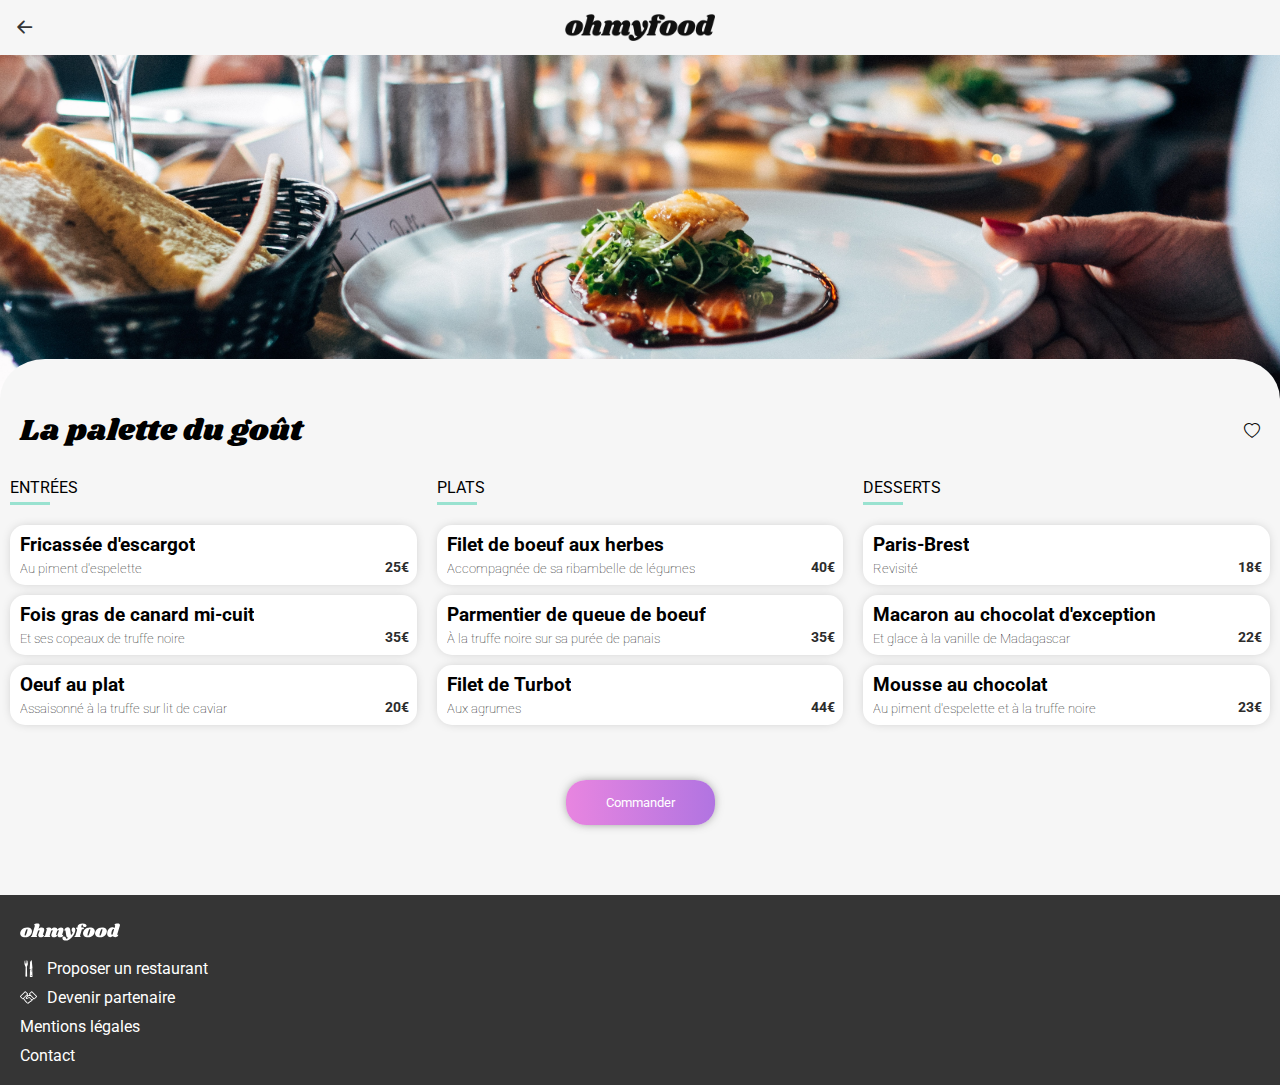
<file: restaurant-links/restaurant-1/index.html>
<!DOCTYPE html>
<html lang="en">
<head>
    <meta charset="UTF-8">
    <meta http-equiv="X-UA-Compatible" content="IE=edge">
    <meta name="viewport" content="width=device-width, initial-scale=1.0">
    <link rel="stylesheet" href="https://cdn.jsdelivr.net/npm/bootstrap-icons@1.8.1/font/bootstrap-icons.css">
    <link rel="stylesheet" href="css/styles.css">
    <title>La palette du goût</title>
</head>
<body>
    <header>
        <a href="../../index.html"><i class="bi bi-arrow-left-short"></i></a>
        <div class="box-logo">
            <img src="images/logo/ohmyfood.png" alt="Logo Ohmyfood" class="logo-header">
        </div>
    </header>
    <img src="images/restaurants/jay-wennington-N_Y88TWmGwA-unsplash.jpg" alt="Photo restaurant" class="main-img">
    <main>
        <div class="restaurant-title">
            <span class="single-title">
                La palette du goût
            </span>
            <div class="heart">
                <i class="bi bi-heart"></i>
                <i class="bi bi-heart-fill"></i>
            </div>
        </div>
    <div class="all-articles">
        <article>
            <span class="title-article">
                ENTRÉES
            </span>
        <div class="all-elements">
            <div class="card-text-full">
                <div class="card-text">
                    <h3>
                        Fricassée d'escargot
                    </h3>
                    <h5>
                        Au piment d'espelette
                    </h5>
                </div>
                    <span class="price">
                        25€
                    </span>
                </div>
                <div class="checkbox">
                    <i class="bi bi-check-circle-fill"></i>
                </div>
            </div>
            <div class="all-elements">
                <div class="card-text-full">
                    <div class="card-text">
                    <h3>
                        Fois gras de canard mi-cuit
                    </h3>
                    <h5>
                        Et ses copeaux de truffe noire
                    </h5>
                </div>
                    <span class="price">
                        35€
                    </span>
                </div>
                <div class="checkbox">
                    <i class="bi bi-check-circle-fill"></i>
                </div>
            </div>
            <div class="all-elements">
                <div class="card-text-full">
                    <div class="card-text">
                    <h3>
                        Oeuf au plat
                    </h3>
                    <h5>
                        Assaisonné à la truffe sur lit de caviar
                    </h5>
                </div>
                    <span class="price">
                        20€
                    </span>
                </div>
                <div class="checkbox">
                    <i class="bi bi-check-circle-fill"></i>
                </div>
            </div>
            </article>
            <article>
                    <span class="title-article">
                        PLATS
                    </span>
                <div class="all-elements">
                    <div class="card-text-full">
                        <div class="card-text">
                        <h3>
                            Filet de boeuf aux herbes
                        </h3>
                        <h5>
                            Accompagnée de sa ribambelle de légumes
                        </h5>
                    </div>
                        <span class="price">
                            40€
                        </span>
                    </div>
                    <div class="checkbox">
                        <i class="bi bi-check-circle-fill"></i>
                    </div>
                </div>
                <div class="all-elements">
                    <div class="card-text-full">
                        <div class="card-text">
                        <h3>
                            Parmentier de queue de boeuf
                        </h3>
                        <h5>
                            À la truffe noire sur sa purée de panais
                        </h5>
                    </div>
                        <span class="price">
                            35€
                        </span>
                    </div>
                    <div class="checkbox">
                        <i class="bi bi-check-circle-fill"></i>
                    </div>
                </div>
                <div class="all-elements">
                    <div class="card-text-full">
                        <div class="card-text">
                        <h3>
                            Filet de Turbot
                        </h3>
                        <h5>
                            Aux agrumes
                        </h5>
                    </div>
                        <span class="price">
                            44€
                        </span>
                    </div>
                    <div class="checkbox">
                        <i class="bi bi-check-circle-fill"></i>
                    </div>
                </div>
                </article>
                <article>
                        <span class="title-article">
                            DESSERTS
                        </span>
                <div class="all-elements">
                    <div class="card-text-full">
                        <div class="card-text">
                                <h3>
                                    Paris-Brest
                                </h3>
                                <h5>
                                    Revisité
                                </h5>
                            </div>
                                <span class="price">
                                    18€
                                </span>
                            </div>
                        <div class="checkbox">
                            <i class="bi bi-check-circle-fill"></i>
                        </div>
                </div>
                <div class="all-elements">
                        <div class="card-text-full">
                            <div class="card-text">
                                <h3>
                                    Macaron au chocolat d'exception
                                </h3>
                                <h5>
                                    Et glace à la vanille de Madagascar
                                </h5>
                            </div>
                                <span class="price">
                                    22€
                                </span>
                            </div>
                        <div class="checkbox">
                            <i class="bi bi-check-circle-fill"></i>
                        </div>
                </div>
                <div class="all-elements">
                        <div class="card-text-full">
                            <div class="card-text">
                                <h3>
                                    Mousse au chocolat
                                </h3>
                                <h5>
                                    Au piment d'espelette et à la truffe noire
                                </h5>
                            </div>
                                <span class="price">
                                    23€
                                </span>
                    </div>
                        <div class="checkbox">
                            <i class="bi bi-check-circle-fill"></i>
                        </div>
                    </div>
                </article>
            </div>
                <div class="button-box">
                    <button class="button">Commander</button>
                </div>
    </main><footer>
        <svg width="196" height="34" viewBox="0 0 196 34" fill="none" xmlns="http://www.w3.org/2000/svg" class="logo-footer">
        <path d="M13.932 7.956C17.196 7.956 19.596 8.61599 21.132 9.936C22.692 11.256 23.472 12.984 23.472 15.12C23.472 15.84 23.376 16.644 23.184 17.532C22.728 19.5 21.876 21.228 20.628 22.716C19.38 24.18 17.844 25.32 16.02 26.136C14.22 26.928 12.264 27.324 10.152 27.324C6.81599 27.324 4.34399 26.664 2.73599 25.344C1.15199 24 0.359985 22.224 0.359985 20.016C0.359985 19.272 0.455985 18.444 0.647985 17.532C1.10399 15.66 1.96799 14.004 3.23999 12.564C4.53599 11.1 6.10799 9.972 7.95599 9.18C9.82799 8.364 11.82 7.956 13.932 7.956ZM13.824 11.16C13.32 11.16 12.78 11.616 12.204 12.528C11.652 13.416 10.992 15.108 10.224 17.604C9.45599 20.1 9.07199 21.852 9.07199 22.86C9.07199 23.388 9.15599 23.748 9.32399 23.94C9.49199 24.108 9.71999 24.192 10.008 24.192C10.512 24.24 11.028 23.808 11.556 22.896C12.108 21.984 12.792 20.208 13.608 17.568C14.352 15.24 14.724 13.548 14.724 12.492C14.724 11.988 14.64 11.64 14.472 11.448C14.328 11.256 14.112 11.16 13.824 11.16Z" fill="#FFFFFF"/>
        <path d="M44.9899 22.032C44.9419 22.128 44.9179 22.272 44.9179 22.464C44.9179 22.632 44.9539 22.764 45.0259 22.86C45.1219 22.956 45.2419 23.004 45.3859 23.004C45.6739 23.004 45.9139 22.884 46.1059 22.644C46.3219 22.38 46.4659 22.248 46.5379 22.248C46.6579 22.248 46.7539 22.332 46.8259 22.5C46.8979 22.644 46.9339 22.824 46.9339 23.04C46.9579 23.736 46.7299 24.42 46.2499 25.092C45.7699 25.74 45.0619 26.28 44.1259 26.712C43.2139 27.12 42.1099 27.324 40.8139 27.324C39.2299 27.324 37.9699 26.964 37.0339 26.244C36.0979 25.5 35.6179 24.516 35.5939 23.292C35.5939 22.404 35.8099 21.408 36.2419 20.304L38.2219 15.12C38.3419 14.808 38.4019 14.556 38.4019 14.364C38.4019 14.052 38.2939 13.812 38.0779 13.644C37.8859 13.452 37.6459 13.356 37.3579 13.356C36.9019 13.356 36.4339 13.572 35.9539 14.004C35.4979 14.412 35.1259 15.084 34.8379 16.02V15.948L32.5699 23.256C32.4979 23.544 32.4619 23.796 32.4619 24.012C32.4619 24.324 32.5219 24.576 32.6419 24.768C32.7619 24.936 32.9299 25.104 33.1459 25.272C33.3139 25.44 33.4339 25.584 33.5059 25.704C33.5779 25.8 33.5899 25.932 33.5419 26.1C33.4219 26.412 33.1819 26.64 32.8219 26.784C32.4619 26.928 31.9099 27 31.1659 27H22.9579C22.3339 27 21.8779 26.904 21.5899 26.712C21.3019 26.496 21.2059 26.22 21.3019 25.884C21.3979 25.596 21.6499 25.344 22.0579 25.128C22.4179 24.936 22.7179 24.708 22.9579 24.444C23.1979 24.18 23.4019 23.76 23.5699 23.184L29.0419 5.22C29.1139 5.004 29.1499 4.824 29.1499 4.68C29.1499 4.416 29.0779 4.2 28.9339 4.032C28.8139 3.864 28.6459 3.696 28.4299 3.528C28.1899 3.336 28.0099 3.168 27.8899 3.024C27.7939 2.88 27.7819 2.688 27.8539 2.448C27.9979 1.896 28.7539 1.416 30.1219 1.00799C31.4899 0.599996 32.9179 0.395996 34.4059 0.395996C35.7979 0.395996 36.8179 0.659996 37.4659 1.188C38.1379 1.716 38.4739 2.436 38.4739 3.348C38.4739 3.876 38.3899 4.392 38.2219 4.896L36.2779 11.232C37.2139 10.008 38.1979 9.156 39.2299 8.676C40.2859 8.196 41.4259 7.956 42.6499 7.956C44.1139 7.956 45.2899 8.4 46.1779 9.288C47.0899 10.176 47.5459 11.328 47.5459 12.744C47.5459 13.488 47.4259 14.22 47.1859 14.94L44.9899 22.032Z" fill="#FFFFFF"/>
        <path d="M82.7165 22.032C82.6685 22.128 82.6445 22.272 82.6445 22.464C82.6445 22.632 82.6805 22.764 82.7525 22.86C82.8485 22.956 82.9685 23.004 83.1125 23.004C83.4005 23.004 83.6405 22.884 83.8325 22.644C84.0485 22.38 84.1925 22.248 84.2645 22.248C84.3845 22.248 84.4805 22.332 84.5525 22.5C84.6245 22.644 84.6605 22.824 84.6605 23.04C84.6845 23.736 84.4565 24.42 83.9765 25.092C83.4965 25.74 82.7885 26.28 81.8525 26.712C80.9405 27.12 79.8365 27.324 78.5405 27.324C76.9565 27.324 75.6965 26.964 74.7605 26.244C73.8245 25.5 73.3445 24.516 73.3205 23.292C73.3205 22.404 73.5365 21.408 73.9685 20.304L75.9485 15.12C76.0685 14.808 76.1285 14.556 76.1285 14.364C76.1285 14.052 76.0205 13.812 75.8045 13.644C75.6125 13.452 75.3725 13.356 75.0845 13.356C74.6765 13.356 74.2565 13.536 73.8245 13.896C73.3925 14.256 73.0085 14.82 72.6725 15.588L70.6925 22.032C70.6445 22.128 70.6205 22.272 70.6205 22.464C70.6205 22.632 70.6565 22.764 70.7285 22.86C70.8245 22.956 70.9445 23.004 71.0885 23.004C71.3765 23.004 71.6165 22.884 71.8085 22.644C72.0245 22.38 72.1685 22.248 72.2405 22.248C72.3605 22.248 72.4565 22.332 72.5285 22.5C72.6005 22.644 72.6365 22.824 72.6365 23.04C72.6605 23.736 72.4325 24.42 71.9525 25.092C71.4725 25.74 70.7645 26.28 69.8285 26.712C68.9165 27.12 67.8125 27.324 66.5165 27.324C64.9325 27.324 63.6725 26.964 62.7365 26.244C61.8005 25.5 61.3205 24.516 61.2965 23.292C61.2965 22.404 61.5125 21.408 61.9445 20.304L63.9245 15.12C64.0445 14.808 64.1045 14.556 64.1045 14.364C64.1045 14.052 63.9965 13.812 63.7805 13.644C63.5885 13.452 63.3485 13.356 63.0605 13.356C62.6525 13.356 62.2325 13.536 61.8005 13.896C61.3685 14.232 61.0085 14.784 60.7205 15.552L58.3445 23.256C58.2485 23.52 58.2005 23.772 58.2005 24.012C58.2005 24.3 58.2605 24.54 58.3805 24.732C58.5005 24.9 58.6685 25.08 58.8845 25.272C59.0525 25.416 59.1725 25.548 59.2445 25.668C59.3165 25.788 59.3285 25.932 59.2805 26.1C59.1845 26.412 58.9565 26.64 58.5965 26.784C58.2365 26.928 57.6725 27 56.9045 27H48.6965C48.0725 27 47.6285 26.904 47.3645 26.712C47.0765 26.496 46.9685 26.22 47.0405 25.884C47.1365 25.596 47.3885 25.344 47.7965 25.128C48.1565 24.936 48.4565 24.708 48.6965 24.444C48.9365 24.18 49.1405 23.76 49.3085 23.184L52.5125 12.78C52.5605 12.66 52.5845 12.492 52.5845 12.276C52.5845 12.012 52.5245 11.808 52.4045 11.664C52.3085 11.52 52.1405 11.34 51.9005 11.124C51.6605 10.932 51.4925 10.764 51.3965 10.62C51.3005 10.476 51.2885 10.284 51.3605 10.044C51.5045 9.492 52.2605 9.012 53.6285 8.604C54.9965 8.172 56.4245 7.956 57.9125 7.956C59.0885 7.956 60.0125 8.28 60.6845 8.928C61.3805 9.576 61.7165 10.464 61.6925 11.592C62.6765 10.224 63.7085 9.276 64.7885 8.748C65.8925 8.22 67.0805 7.956 68.3525 7.956C69.7445 7.956 70.8725 8.364 71.7365 9.18C72.6245 9.972 73.1165 11.016 73.2125 12.312C74.2445 10.68 75.3485 9.552 76.5245 8.928C77.7005 8.28 78.9845 7.956 80.3765 7.956C81.8405 7.956 83.0165 8.4 83.9045 9.288C84.8165 10.176 85.2725 11.328 85.2725 12.744C85.2725 13.488 85.1525 14.22 84.9125 14.94L82.7165 22.032Z" fill="#FFFFFF"/>
        <path d="M104.932 7.956C105.988 7.956 106.828 8.388 107.452 9.252C108.1 10.092 108.424 11.244 108.424 12.708C108.424 13.98 108.196 15.348 107.74 16.812C106.852 19.764 105.424 22.548 103.456 25.164C101.512 27.78 99.2675 29.88 96.7235 31.464C94.2035 33.048 91.6836 33.84 89.1636 33.84C87.9156 33.84 86.8355 33.624 85.9235 33.192C85.0355 32.76 84.3635 32.184 83.9075 31.464C83.4275 30.744 83.1875 29.976 83.1875 29.16C83.1875 28.8 83.2475 28.404 83.3675 27.972C83.5835 27.3 83.9435 26.784 84.4475 26.424C84.9515 26.064 85.5516 25.884 86.2476 25.884C87.3516 25.884 88.2515 26.256 88.9475 27C89.6675 27.768 90.1236 28.812 90.3156 30.132C91.8516 30.06 93.2675 29.4 94.5635 28.152C93.3395 27.936 92.4275 27.528 91.8275 26.928C91.2515 26.304 90.8555 25.344 90.6395 24.048L89.1995 15.228C89.1275 14.772 89.0195 14.46 88.8755 14.292C88.7555 14.1 88.5876 14.004 88.3716 14.004C88.2036 14.004 87.9995 14.088 87.7595 14.256C87.5435 14.424 87.3875 14.508 87.2915 14.508C87.0995 14.508 87.0035 14.304 87.0035 13.896C87.0035 13.56 87.0635 13.2 87.1835 12.816C87.6155 11.448 88.4196 10.296 89.5956 9.36C90.7716 8.4 92.1395 7.92 93.6995 7.92C95.2355 7.92 96.3635 8.376 97.0835 9.288C97.8275 10.2 98.3076 11.604 98.5236 13.5L99.6035 21.42C99.6755 22.02 99.8915 22.32 100.252 22.32C100.684 22.32 101.188 21.936 101.764 21.168C102.34 20.376 102.904 19.26 103.456 17.82C102.736 17.172 102.184 16.428 101.8 15.588C101.416 14.748 101.224 13.848 101.224 12.888C101.224 12.144 101.32 11.472 101.512 10.872C101.8 9.912 102.244 9.192 102.844 8.712C103.468 8.208 104.164 7.956 104.932 7.956Z" fill="#FFFFFF"/>
        <path d="M122.864 0.395996C125.432 0.395996 127.352 0.791996 128.624 1.584C129.92 2.352 130.568 3.3 130.568 4.428C130.568 5.34 130.184 6.048 129.416 6.552C128.672 7.032 127.688 7.272 126.464 7.272C125.336 7.272 124.46 6.996 123.836 6.444C123.212 5.892 122.9 5.208 122.9 4.392C122.9 3.888 123.056 3.36 123.368 2.808C122.648 2.808 122.048 2.988 121.568 3.348C121.088 3.684 120.716 4.272 120.452 5.112C120.308 5.64 120.236 6.132 120.236 6.588C120.236 7.164 120.332 7.62 120.524 7.956C120.74 8.268 121.04 8.424 121.424 8.424H123.548C124.796 8.424 125.42 8.808 125.42 9.576C125.42 9.672 125.396 9.816 125.348 10.008C125.204 10.536 124.904 10.932 124.448 11.196C124.016 11.46 123.356 11.592 122.468 11.592H121.388L117.824 23.256C117.752 23.544 117.716 23.796 117.716 24.012C117.716 24.324 117.776 24.576 117.896 24.768C118.016 24.936 118.184 25.104 118.4 25.272C118.568 25.44 118.688 25.584 118.76 25.704C118.832 25.8 118.844 25.932 118.796 26.1C118.676 26.412 118.436 26.64 118.076 26.784C117.716 26.928 117.164 27 116.42 27H108.212C107.588 27 107.132 26.904 106.844 26.712C106.556 26.496 106.46 26.22 106.556 25.884C106.652 25.596 106.904 25.344 107.312 25.128C107.672 24.936 107.972 24.708 108.212 24.444C108.452 24.18 108.656 23.76 108.824 23.184L111.632 13.968C111.752 13.608 111.812 13.236 111.812 12.852C111.812 12.372 111.704 12 111.488 11.736C111.296 11.448 110.996 11.136 110.588 10.8C110.324 10.584 110.12 10.404 109.976 10.26C109.856 10.092 109.796 9.9 109.796 9.684C109.772 9.228 109.928 8.904 110.264 8.712C110.624 8.52 111.296 8.424 112.28 8.424H113.18C113.012 7.824 112.928 7.224 112.928 6.624C112.928 6.024 113.036 5.4 113.252 4.752C113.708 3.528 114.68 2.496 116.168 1.65599C117.68 0.815996 119.912 0.395996 122.864 0.395996Z" fill="#FFFFFF"/>
        <path d="M137.084 7.956C140.348 7.956 142.748 8.61599 144.284 9.936C145.844 11.256 146.624 12.984 146.624 15.12C146.624 15.84 146.528 16.644 146.336 17.532C145.88 19.5 145.028 21.228 143.78 22.716C142.532 24.18 140.996 25.32 139.172 26.136C137.372 26.928 135.416 27.324 133.304 27.324C129.968 27.324 127.496 26.664 125.888 25.344C124.304 24 123.512 22.224 123.512 20.016C123.512 19.272 123.608 18.444 123.8 17.532C124.256 15.66 125.12 14.004 126.392 12.564C127.688 11.1 129.26 9.972 131.108 9.18C132.98 8.364 134.972 7.956 137.084 7.956ZM136.976 11.16C136.472 11.16 135.932 11.616 135.356 12.528C134.804 13.416 134.144 15.108 133.376 17.604C132.608 20.1 132.224 21.852 132.224 22.86C132.224 23.388 132.308 23.748 132.476 23.94C132.644 24.108 132.872 24.192 133.16 24.192C133.664 24.24 134.18 23.808 134.708 22.896C135.26 21.984 135.944 20.208 136.76 17.568C137.504 15.24 137.876 13.548 137.876 12.492C137.876 11.988 137.792 11.64 137.624 11.448C137.48 11.256 137.264 11.16 136.976 11.16Z" fill="#FFFFFF"/>
        <path d="M160.709 7.956C163.973 7.956 166.373 8.61599 167.909 9.936C169.469 11.256 170.249 12.984 170.249 15.12C170.249 15.84 170.153 16.644 169.961 17.532C169.505 19.5 168.653 21.228 167.405 22.716C166.157 24.18 164.621 25.32 162.797 26.136C160.997 26.928 159.041 27.324 156.929 27.324C153.593 27.324 151.121 26.664 149.513 25.344C147.929 24 147.137 22.224 147.137 20.016C147.137 19.272 147.233 18.444 147.425 17.532C147.881 15.66 148.745 14.004 150.017 12.564C151.313 11.1 152.885 9.972 154.733 9.18C156.605 8.364 158.597 7.956 160.709 7.956ZM160.601 11.16C160.097 11.16 159.557 11.616 158.981 12.528C158.429 13.416 157.769 15.108 157.001 17.604C156.233 20.1 155.849 21.852 155.849 22.86C155.849 23.388 155.933 23.748 156.101 23.94C156.269 24.108 156.497 24.192 156.785 24.192C157.289 24.24 157.805 23.808 158.333 22.896C158.885 21.984 159.569 20.208 160.385 17.568C161.129 15.24 161.501 13.548 161.501 12.492C161.501 11.988 161.417 11.64 161.249 11.448C161.105 11.256 160.889 11.16 160.601 11.16Z" fill="#FFFFFF"/>
        <path d="M190.526 21.816C190.478 22.008 190.454 22.14 190.454 22.212C190.454 22.38 190.502 22.512 190.598 22.608C190.694 22.704 190.814 22.752 190.958 22.752C191.246 22.752 191.486 22.632 191.678 22.392C191.894 22.128 192.038 21.996 192.11 21.996C192.23 21.996 192.326 22.08 192.398 22.248C192.47 22.416 192.506 22.608 192.506 22.824C192.53 23.472 192.278 24.132 191.75 24.804C191.246 25.476 190.562 26.028 189.698 26.46C188.834 26.892 187.898 27.108 186.89 27.108C185.69 27.108 184.646 26.88 183.758 26.424C182.87 25.968 182.258 25.368 181.922 24.624C181.274 25.464 180.53 26.088 179.69 26.496C178.85 26.904 177.962 27.108 177.026 27.108C175.922 27.108 174.89 26.832 173.93 26.28C172.994 25.728 172.238 24.948 171.662 23.94C171.11 22.908 170.834 21.744 170.834 20.448C170.834 18.264 171.242 16.212 172.058 14.292C172.898 12.348 174.062 10.788 175.55 9.612C177.038 8.412 178.73 7.812 180.626 7.812C181.658 7.812 182.534 7.932 183.254 8.172C183.998 8.412 184.67 8.772 185.27 9.252L186.494 5.22C186.566 5.004 186.602 4.824 186.602 4.68C186.602 4.416 186.53 4.2 186.386 4.032C186.266 3.864 186.098 3.696 185.882 3.528C185.642 3.336 185.462 3.168 185.342 3.024C185.246 2.88 185.234 2.688 185.306 2.448C185.45 1.896 186.206 1.416 187.574 1.00799C188.942 0.599996 190.37 0.395996 191.858 0.395996C193.25 0.395996 194.27 0.659996 194.918 1.188C195.59 1.716 195.926 2.436 195.926 3.348C195.926 3.876 195.842 4.392 195.674 4.896L190.526 21.816ZM184.514 11.7C184.13 11.364 183.71 11.196 183.254 11.196C182.558 11.196 181.874 11.712 181.202 12.744C180.53 13.776 179.99 15.024 179.582 16.488C179.174 17.952 178.982 19.272 179.006 20.448C179.006 21.768 179.438 22.428 180.302 22.428C180.614 22.428 180.878 22.308 181.094 22.068C181.31 21.804 181.514 21.384 181.706 20.808L184.514 11.7Z" fill="#FFFFFF"/>
        </svg>
    
    <div class="footer-text">
        <div class="text-and-icon-footer">
            <svg version="1.1" id="Capa_1" xmlns="http://www.w3.org/2000/svg" xmlns:xlink="http://www.w3.org/1999/xlink" x="0px" y="0px"
            viewBox="0 0 59.687 59.687" style="enable-background:new 0 0 59.687 59.687;" xml:space="preserve" class="icon-footer">
            <g>
                <g>
                    <path style="fill:#FFFFFF;" d="M37.094,33.579l-1.804-0.685l-0.868,25.604c0,0.576,3.012,1.189,4.427,1.189h0.631
                        c1.416,0,4.428-0.613,4.428-1.189l-0.927-27.324L37.094,33.579z M39.256,55.816c-0.786,0-1.423-0.638-1.423-1.423
                        c0-0.786,0.637-1.423,1.423-1.423s1.423,0.637,1.423,1.423C40.679,55.178,40.042,55.816,39.256,55.816z M39.256,40.049
                        c-0.786,0-1.423-0.637-1.423-1.424c0-0.785,0.637-1.422,1.423-1.422s1.423,0.637,1.423,1.422
                        C40.679,39.413,40.042,40.049,39.256,40.049z"/>
                    <path style="fill:#FFFFFF;" d="M27.821,12.5c0-8.022-0.476-10.391-2.334-11.087l-0.219,10.362c0,0.498-0.367,0.912-0.818,0.912
                        h-0.289c-0.451,0-0.818-0.414-0.818-0.923l-0.844-10.64c-0.227,0-0.46,0.001-0.706,0.001c-0.426,0-0.819,0.003-1.187,0.012
                        l-0.843,10.666c0.001,0.469-0.365,0.883-0.816,0.883h-0.289c-0.451,0-0.818-0.414-0.818-0.923L17.625,1.662
                        c-1.857,0.998-1.86,3.835-1.86,11.854c0,2.184,0.392,3.915,1.318,5.11c0.296,0.65,0.648,1.419,1.021,2.224
                        c0.575,1.244,1.195,2.565,1.737,3.681l-0.852,32.735c0,0.771,1.642,1.422,2.414,1.422h1.271c0.772,0,2.414-0.718,2.414-1.49
                        l-0.864-33.106l1.977-5.163l0.335-0.876C27.437,16.611,27.821,14.657,27.821,12.5z"/>
                    <path style="fill:#FFFFFF;" d="M37.08,32.504l6.841-2.795L41.111,0c-3.698,3.21-5.405,6.936-5.647,7.492l-1.507,23.826
                        L37.08,32.504z"/>
                </g>
            </g>
            <g>
            </g>
            <g>
            </g>
            <g>
            </g>
            <g>
            </g>
            <g>
            </g>
            <g>
            </g>
            <g>
            </g>
            <g>
            </g>
            <g>
            </g>
            <g>
            </g>
            <g>
            </g>
            <g>
            </g>
            <g>
            </g>
            <g>
            </g>
            <g>
            </g>
            </svg>
            <span class="footer-text">
                Proposer un restaurant
            </span>
        </div>
        <div class="text-and-icon-footer">
            <svg version="1.1" id="Layer_1" xmlns="http://www.w3.org/2000/svg" xmlns:xlink="http://www.w3.org/1999/xlink" x="0px" y="0px"
                viewBox="0 0 511.997 511.997" style="enable-background:new 0 0 511.997 511.997;" xml:space="preserve" fill="#FFFFFF" class="icon-footer">
            <g>
                <g>
                    <path d="M505.899,211.567L368.7,74.369c-7.876-7.902-21.649-7.902-29.525,0l-62.925,62.899c-8.064,8.124-8.064,21.35,0.034,29.525
                        l17.05,16.853c-11.042-0.879-26.547,4.838-27.989,4.745l-39.083-12.109l9.455-9.455c3.951-3.951,6.135-9.199,6.135-14.771
                        c0-5.598-2.185-10.846-6.127-14.771L172.834,74.36c-7.91-7.876-21.615-7.876-29.525,0.026L6.135,211.542
                        C2.185,215.493,0,220.749,0,226.347c0,5.572,2.185,10.829,6.127,14.754l62.874,62.899c3.934,3.951,9.19,6.127,14.763,6.127
                        s10.812-2.176,14.771-6.127l4.318-4.318c11.136,23.322,48.546,70.741,74.633,96.845l34.304,34.304
                        c10.513,10.496,20.471,12.723,26.991,12.723c8.303,0,16.102-3.422,22.554-9.873c6.315-6.323,8.098-12.476,8.499-16.922
                        c7.561,1.775,18.91,0.947,25.796-5.948c6.315-6.298,8.098-12.476,8.499-16.922c7.561,1.775,18.91,0.973,25.796-5.922
                        c6.315-6.323,8.098-12.476,8.491-16.922c7.612,1.672,18.927,0.922,25.796-5.948c5.837-5.845,12.194-16.29,7.578-30.839
                        c9.813-9.156,26.377-19.831,42.735-29.559c3.823,3.388,8.567,5.419,13.713,5.419c5.598,0,10.846-2.176,14.763-6.127l62.891-62.874
                        C514.031,232.943,514.031,219.717,505.899,211.567z M83.772,282.573l-56.209-56.226L158.071,95.796l56.209,56.226L83.772,282.573z
                        M347.034,346.539c-0.913,0-2.662-0.427-4.215-0.802c-2.628-0.623-5.598-1.348-8.909-1.348c-6.673,0-11.025,2.953-13.508,5.427
                        c-5.803,5.803-6.426,12.023-6.801,15.753c-0.265,2.628-0.29,2.773-0.836,3.849c-0.913,0-2.662-0.427-4.215-0.802
                        c-2.628-0.648-5.598-1.348-8.926-1.348c-6.699,0-11.059,2.953-13.525,5.427c-5.803,5.803-6.426,12.023-6.801,15.727
                        c-0.265,2.628-0.29,2.773-0.853,3.849c-0.913,0-2.671-0.427-4.224-0.802c-2.611-0.623-5.572-1.323-8.9-1.323
                        c-6.699,0-11.059,2.953-13.5,5.402c-5.828,5.803-6.451,12.023-6.827,15.753c-0.265,2.628-0.29,2.773-1.775,4.275
                        c-2.364,2.372-3.934,2.372-4.446,2.372c-2.338,0-5.572-1.903-8.892-5.222l-34.304-34.304
                        c-29.261-29.278-62.515-75.947-75.349-96.128l85.709-85.709l18.91,5.333c-15.812,12.075-28.365,29.372-38.502,41.933
                        c-3.362,4.173-6.025,7.526-7.902,9.404c-8.004,8.004-10.453,16.375-7.279,24.926c2.338,6.349,7.441,11.452,13.901,17.903
                        c5.751,5.751,12.996,8.798,20.966,8.798c16.316,0,31.94-12.373,47.053-24.354c3.311-2.62,13.261-9.353,19.507-13.542
                        c24.55,22.349,48.23,44.245,64.93,60.937C351.352,341.718,347.674,345.396,347.034,346.539z M357.914,312.44
                        c-0.828-0.905-1.374-1.715-2.278-2.62c-21.896-21.897-50.466-45.338-68.036-62.174c-5.393-5.171-15.121-3.618-22.69-1.289
                        c-8.841,1.502-17.118,5.7-27.708,14.089c-10.027,7.953-23.748,18.825-31.164,18.825c-0.998,0-6.801-4.122-7.902-5.222
                        c-2.125-2.125,4.113-9.122,8.141-14.123c14.046-17.399,32.725-37.001,57.19-46.404c20.804-8.004,35.26-4.557,54.4-4.267
                        l77.781,76.902C381.628,294.665,368.145,303.693,357.914,312.44z M428.245,282.514l-130.534-130.5l56.226-56.201l130.526,130.5
                        L428.245,282.514z"/>
                </g>
            </g>
            <g>
            </g>
            <g>
            </g>
            <g>
            </g>
            <g>
            </g>
            <g>
            </g>
            <g>
            </g>
            <g>
            </g>
            <g>
            </g>
            <g>
            </g>
            <g>
            </g>
            <g>
            </g>
            <g>
            </g>
            <g>
            </g>
            <g>
            </g>
            <g>
            </g>
            </svg>
            <span class="footer-text">
                Devenir partenaire
            </span>
        </div>
            <span>
                Mentions légales
            </span>
            <span class="footer-text">
                <a href="mailto:contact@ohmyfood.com">Contact</a>
            </span>
        </div>
    </footer>
</body>
</html>
</file>
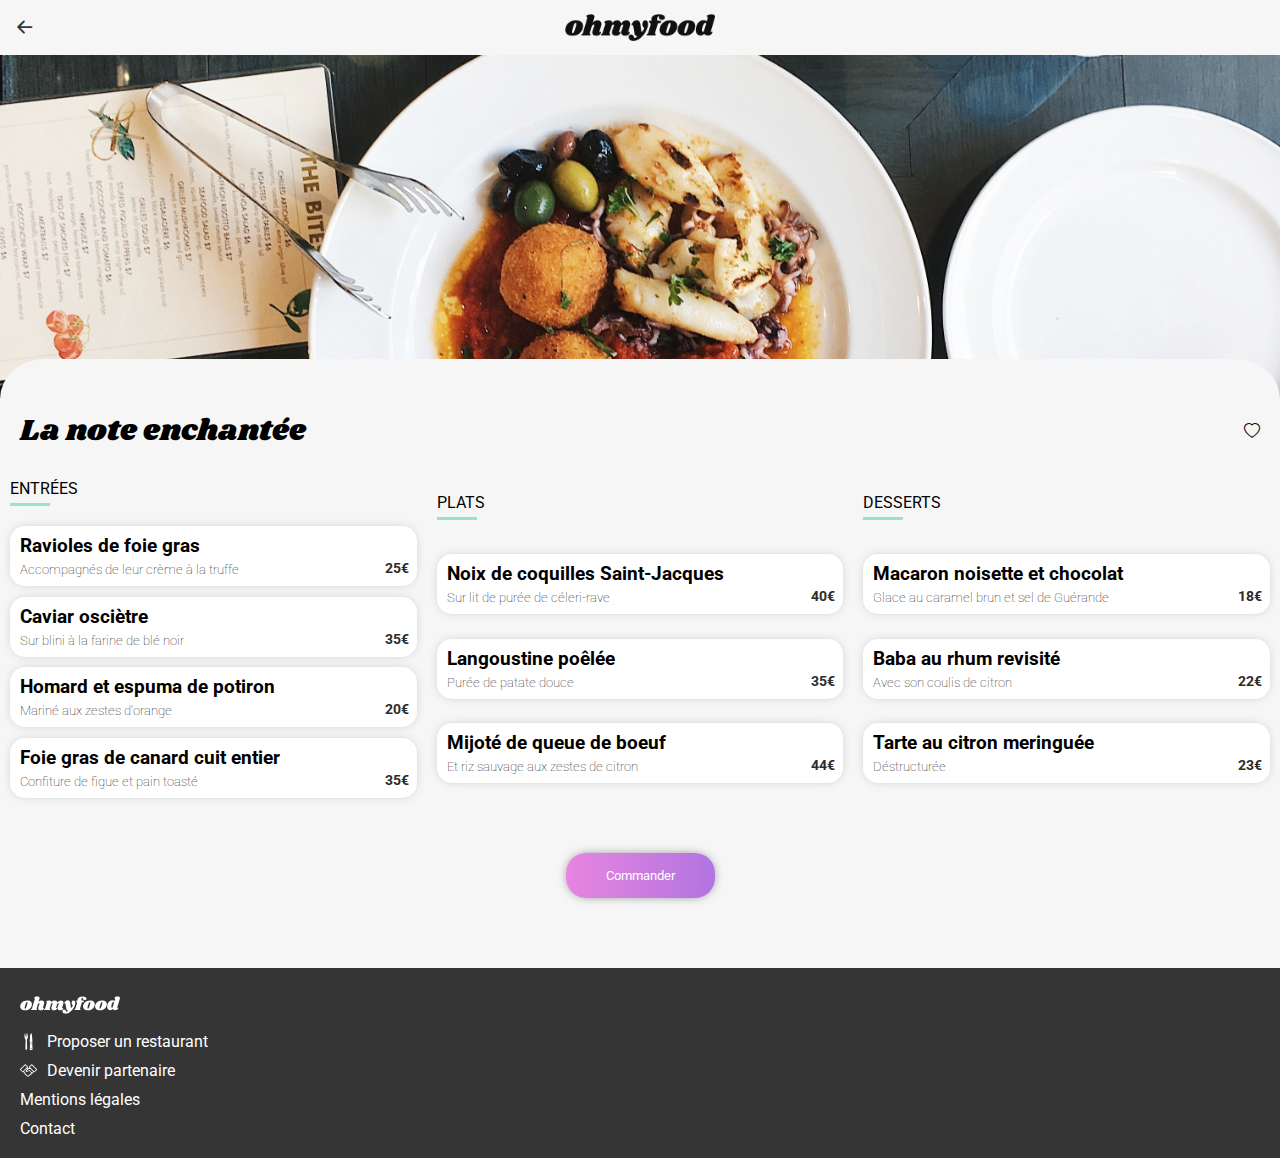
<file: restaurant-links/restaurant-2/index.html>
<!DOCTYPE html>
<html lang="en">
<head>
    <meta charset="UTF-8">
    <meta http-equiv="X-UA-Compatible" content="IE=edge">
    <meta name="viewport" content="width=device-width, initial-scale=1.0">
    <link rel="stylesheet" href="https://cdn.jsdelivr.net/npm/bootstrap-icons@1.8.1/font/bootstrap-icons.css">
    <link rel="stylesheet" href="css/styles.css">
    <title>La note enchantée</title>
</head>
<body>
    <header>
        <a href="../../index.html"><i class="bi bi-arrow-left-short"></i></a>
        <div class="box-logo">
            <img src="images/logo/ohmyfood.png" alt="Logo Ohmyfood" class="logo-header">
        </div>
    </header>
    <img src="images/restaurants/stil-u2Lp8tXIcjw-unsplash.jpg" alt="Photo restaurant" class="main-img">
    <main>
        <div class="restaurant-title">
            <span class="single-title">
                La note enchantée
            </span>
            <div class="heart">
                <i class="bi bi-heart"></i>
                <i class="bi bi-heart-fill"></i>
            </div>
        </div>
    <div class="all-articles">
        <article>
            <span class="title-article">
                ENTRÉES
            </span>
        <div class="all-elements">
            <div class="card-text-full">
                <div class="card-text">
                    <h3>
                        Ravioles de foie gras
                    </h3>
                    <h5>
                        Accompagnés de leur crème à la truffe
                    </h5>
                </div>
                    <span class="price">
                        25€
                    </span>
                </div>
                <div class="checkbox">
                    <i class="bi bi-check-circle-fill"></i>
                </div>
            </div>
            <div class="all-elements">
                <div class="card-text-full">
                    <div class="card-text">
                    <h3>
                        Caviar osciètre
                    </h3>
                    <h5>
                        Sur blini à la farine de blé noir
                    </h5>
                </div>
                    <span class="price">
                        35€
                    </span>
                </div>
                <div class="checkbox">
                    <i class="bi bi-check-circle-fill"></i>
                </div>
            </div>
            <div class="all-elements">
                <div class="card-text-full">
                    <div class="card-text">
                    <h3>
                        Homard et espuma de potiron
                    </h3>
                    <h5>
                        Mariné aux zestes d'orange
                    </h5>
                </div>
                    <span class="price">
                        20€
                    </span>
                </div>
                <div class="checkbox">
                    <i class="bi bi-check-circle-fill"></i>
                </div>
            </div>
            <div class="all-elements">
                <div class="card-text-full">
                    <div class="card-text">
                    <h3>
                        Foie gras de canard cuit entier
                    </h3>
                    <h5>
                        Confiture de figue et pain toasté
                    </h5>
                </div>
                    <span class="price">
                        35€
                    </span>
                </div>
                <div class="checkbox">
                    <i class="bi bi-check-circle-fill"></i>
                </div>
            </div>
            </article>
            <article>
                    <span class="title-article">
                        PLATS
                    </span>
                <div class="all-elements">
                    <div class="card-text-full">
                        <div class="card-text">
                        <h3>
                            Noix de coquilles Saint-Jacques
                        </h3>
                        <h5>
                            Sur lit de purée de céleri-rave
                        </h5>
                    </div>
                        <span class="price">
                            40€
                        </span>
                    </div>
                    <div class="checkbox">
                        <i class="bi bi-check-circle-fill"></i>
                    </div>
                </div>
                <div class="all-elements">
                    <div class="card-text-full">
                        <div class="card-text">
                        <h3>
                            Langoustine poêlée
                        </h3>
                        <h5>
                            Purée de patate douce
                        </h5>
                    </div>
                        <span class="price">
                            35€
                        </span>
                    </div>
                    <div class="checkbox">
                        <i class="bi bi-check-circle-fill"></i>
                    </div>
                </div>
                <div class="all-elements">
                    <div class="card-text-full">
                        <div class="card-text">
                        <h3>
                            Mijoté de queue de boeuf
                        </h3>
                        <h5>
                            Et riz sauvage aux zestes de citron
                        </h5>
                    </div>
                        <span class="price">
                            44€
                        </span>
                    </div>
                    <div class="checkbox">
                        <i class="bi bi-check-circle-fill"></i>
                    </div>
                </div>
                </article>
                <article>
                        <span class="title-article">
                            DESSERTS
                        </span>
                <div class="all-elements">
                    <div class="card-text-full">
                        <div class="card-text">
                                <h3>
                                    Macaron noisette et chocolat
                                </h3>
                                <h5>
                                    Glace au caramel brun et sel de Guérande
                                </h5>
                            </div>
                                <span class="price">
                                    18€
                                </span>
                            </div>
                        <div class="checkbox">
                            <i class="bi bi-check-circle-fill"></i>
                        </div>
                </div>
                <div class="all-elements">
                        <div class="card-text-full">
                            <div class="card-text">
                                <h3>
                                    Baba au rhum revisité
                                </h3>
                                <h5>
                                    Avec son coulis de citron
                                </h5>
                            </div>
                                <span class="price">
                                    22€
                                </span>
                            </div>
                        <div class="checkbox">
                            <i class="bi bi-check-circle-fill"></i>
                        </div>
                </div>
                <div class="all-elements">
                        <div class="card-text-full">
                            <div class="card-text">
                                <h3>
                                    Tarte au citron meringuée
                                </h3>
                                <h5>
                                    Déstructurée
                                </h5>
                            </div>
                                <span class="price">
                                    23€
                                </span>
                    </div>
                        <div class="checkbox">
                            <i class="bi bi-check-circle-fill"></i>
                        </div>
                    </div>
                </article>
            </div>
                <div class="button-box">
                    <button class="button">Commander</button>
                </div>
    </main>
    <footer>
        <svg width="196" height="34" viewBox="0 0 196 34" fill="none" xmlns="http://www.w3.org/2000/svg" class="logo-footer">
        <path d="M13.932 7.956C17.196 7.956 19.596 8.61599 21.132 9.936C22.692 11.256 23.472 12.984 23.472 15.12C23.472 15.84 23.376 16.644 23.184 17.532C22.728 19.5 21.876 21.228 20.628 22.716C19.38 24.18 17.844 25.32 16.02 26.136C14.22 26.928 12.264 27.324 10.152 27.324C6.81599 27.324 4.34399 26.664 2.73599 25.344C1.15199 24 0.359985 22.224 0.359985 20.016C0.359985 19.272 0.455985 18.444 0.647985 17.532C1.10399 15.66 1.96799 14.004 3.23999 12.564C4.53599 11.1 6.10799 9.972 7.95599 9.18C9.82799 8.364 11.82 7.956 13.932 7.956ZM13.824 11.16C13.32 11.16 12.78 11.616 12.204 12.528C11.652 13.416 10.992 15.108 10.224 17.604C9.45599 20.1 9.07199 21.852 9.07199 22.86C9.07199 23.388 9.15599 23.748 9.32399 23.94C9.49199 24.108 9.71999 24.192 10.008 24.192C10.512 24.24 11.028 23.808 11.556 22.896C12.108 21.984 12.792 20.208 13.608 17.568C14.352 15.24 14.724 13.548 14.724 12.492C14.724 11.988 14.64 11.64 14.472 11.448C14.328 11.256 14.112 11.16 13.824 11.16Z" fill="#FFFFFF"/>
        <path d="M44.9899 22.032C44.9419 22.128 44.9179 22.272 44.9179 22.464C44.9179 22.632 44.9539 22.764 45.0259 22.86C45.1219 22.956 45.2419 23.004 45.3859 23.004C45.6739 23.004 45.9139 22.884 46.1059 22.644C46.3219 22.38 46.4659 22.248 46.5379 22.248C46.6579 22.248 46.7539 22.332 46.8259 22.5C46.8979 22.644 46.9339 22.824 46.9339 23.04C46.9579 23.736 46.7299 24.42 46.2499 25.092C45.7699 25.74 45.0619 26.28 44.1259 26.712C43.2139 27.12 42.1099 27.324 40.8139 27.324C39.2299 27.324 37.9699 26.964 37.0339 26.244C36.0979 25.5 35.6179 24.516 35.5939 23.292C35.5939 22.404 35.8099 21.408 36.2419 20.304L38.2219 15.12C38.3419 14.808 38.4019 14.556 38.4019 14.364C38.4019 14.052 38.2939 13.812 38.0779 13.644C37.8859 13.452 37.6459 13.356 37.3579 13.356C36.9019 13.356 36.4339 13.572 35.9539 14.004C35.4979 14.412 35.1259 15.084 34.8379 16.02V15.948L32.5699 23.256C32.4979 23.544 32.4619 23.796 32.4619 24.012C32.4619 24.324 32.5219 24.576 32.6419 24.768C32.7619 24.936 32.9299 25.104 33.1459 25.272C33.3139 25.44 33.4339 25.584 33.5059 25.704C33.5779 25.8 33.5899 25.932 33.5419 26.1C33.4219 26.412 33.1819 26.64 32.8219 26.784C32.4619 26.928 31.9099 27 31.1659 27H22.9579C22.3339 27 21.8779 26.904 21.5899 26.712C21.3019 26.496 21.2059 26.22 21.3019 25.884C21.3979 25.596 21.6499 25.344 22.0579 25.128C22.4179 24.936 22.7179 24.708 22.9579 24.444C23.1979 24.18 23.4019 23.76 23.5699 23.184L29.0419 5.22C29.1139 5.004 29.1499 4.824 29.1499 4.68C29.1499 4.416 29.0779 4.2 28.9339 4.032C28.8139 3.864 28.6459 3.696 28.4299 3.528C28.1899 3.336 28.0099 3.168 27.8899 3.024C27.7939 2.88 27.7819 2.688 27.8539 2.448C27.9979 1.896 28.7539 1.416 30.1219 1.00799C31.4899 0.599996 32.9179 0.395996 34.4059 0.395996C35.7979 0.395996 36.8179 0.659996 37.4659 1.188C38.1379 1.716 38.4739 2.436 38.4739 3.348C38.4739 3.876 38.3899 4.392 38.2219 4.896L36.2779 11.232C37.2139 10.008 38.1979 9.156 39.2299 8.676C40.2859 8.196 41.4259 7.956 42.6499 7.956C44.1139 7.956 45.2899 8.4 46.1779 9.288C47.0899 10.176 47.5459 11.328 47.5459 12.744C47.5459 13.488 47.4259 14.22 47.1859 14.94L44.9899 22.032Z" fill="#FFFFFF"/>
        <path d="M82.7165 22.032C82.6685 22.128 82.6445 22.272 82.6445 22.464C82.6445 22.632 82.6805 22.764 82.7525 22.86C82.8485 22.956 82.9685 23.004 83.1125 23.004C83.4005 23.004 83.6405 22.884 83.8325 22.644C84.0485 22.38 84.1925 22.248 84.2645 22.248C84.3845 22.248 84.4805 22.332 84.5525 22.5C84.6245 22.644 84.6605 22.824 84.6605 23.04C84.6845 23.736 84.4565 24.42 83.9765 25.092C83.4965 25.74 82.7885 26.28 81.8525 26.712C80.9405 27.12 79.8365 27.324 78.5405 27.324C76.9565 27.324 75.6965 26.964 74.7605 26.244C73.8245 25.5 73.3445 24.516 73.3205 23.292C73.3205 22.404 73.5365 21.408 73.9685 20.304L75.9485 15.12C76.0685 14.808 76.1285 14.556 76.1285 14.364C76.1285 14.052 76.0205 13.812 75.8045 13.644C75.6125 13.452 75.3725 13.356 75.0845 13.356C74.6765 13.356 74.2565 13.536 73.8245 13.896C73.3925 14.256 73.0085 14.82 72.6725 15.588L70.6925 22.032C70.6445 22.128 70.6205 22.272 70.6205 22.464C70.6205 22.632 70.6565 22.764 70.7285 22.86C70.8245 22.956 70.9445 23.004 71.0885 23.004C71.3765 23.004 71.6165 22.884 71.8085 22.644C72.0245 22.38 72.1685 22.248 72.2405 22.248C72.3605 22.248 72.4565 22.332 72.5285 22.5C72.6005 22.644 72.6365 22.824 72.6365 23.04C72.6605 23.736 72.4325 24.42 71.9525 25.092C71.4725 25.74 70.7645 26.28 69.8285 26.712C68.9165 27.12 67.8125 27.324 66.5165 27.324C64.9325 27.324 63.6725 26.964 62.7365 26.244C61.8005 25.5 61.3205 24.516 61.2965 23.292C61.2965 22.404 61.5125 21.408 61.9445 20.304L63.9245 15.12C64.0445 14.808 64.1045 14.556 64.1045 14.364C64.1045 14.052 63.9965 13.812 63.7805 13.644C63.5885 13.452 63.3485 13.356 63.0605 13.356C62.6525 13.356 62.2325 13.536 61.8005 13.896C61.3685 14.232 61.0085 14.784 60.7205 15.552L58.3445 23.256C58.2485 23.52 58.2005 23.772 58.2005 24.012C58.2005 24.3 58.2605 24.54 58.3805 24.732C58.5005 24.9 58.6685 25.08 58.8845 25.272C59.0525 25.416 59.1725 25.548 59.2445 25.668C59.3165 25.788 59.3285 25.932 59.2805 26.1C59.1845 26.412 58.9565 26.64 58.5965 26.784C58.2365 26.928 57.6725 27 56.9045 27H48.6965C48.0725 27 47.6285 26.904 47.3645 26.712C47.0765 26.496 46.9685 26.22 47.0405 25.884C47.1365 25.596 47.3885 25.344 47.7965 25.128C48.1565 24.936 48.4565 24.708 48.6965 24.444C48.9365 24.18 49.1405 23.76 49.3085 23.184L52.5125 12.78C52.5605 12.66 52.5845 12.492 52.5845 12.276C52.5845 12.012 52.5245 11.808 52.4045 11.664C52.3085 11.52 52.1405 11.34 51.9005 11.124C51.6605 10.932 51.4925 10.764 51.3965 10.62C51.3005 10.476 51.2885 10.284 51.3605 10.044C51.5045 9.492 52.2605 9.012 53.6285 8.604C54.9965 8.172 56.4245 7.956 57.9125 7.956C59.0885 7.956 60.0125 8.28 60.6845 8.928C61.3805 9.576 61.7165 10.464 61.6925 11.592C62.6765 10.224 63.7085 9.276 64.7885 8.748C65.8925 8.22 67.0805 7.956 68.3525 7.956C69.7445 7.956 70.8725 8.364 71.7365 9.18C72.6245 9.972 73.1165 11.016 73.2125 12.312C74.2445 10.68 75.3485 9.552 76.5245 8.928C77.7005 8.28 78.9845 7.956 80.3765 7.956C81.8405 7.956 83.0165 8.4 83.9045 9.288C84.8165 10.176 85.2725 11.328 85.2725 12.744C85.2725 13.488 85.1525 14.22 84.9125 14.94L82.7165 22.032Z" fill="#FFFFFF"/>
        <path d="M104.932 7.956C105.988 7.956 106.828 8.388 107.452 9.252C108.1 10.092 108.424 11.244 108.424 12.708C108.424 13.98 108.196 15.348 107.74 16.812C106.852 19.764 105.424 22.548 103.456 25.164C101.512 27.78 99.2675 29.88 96.7235 31.464C94.2035 33.048 91.6836 33.84 89.1636 33.84C87.9156 33.84 86.8355 33.624 85.9235 33.192C85.0355 32.76 84.3635 32.184 83.9075 31.464C83.4275 30.744 83.1875 29.976 83.1875 29.16C83.1875 28.8 83.2475 28.404 83.3675 27.972C83.5835 27.3 83.9435 26.784 84.4475 26.424C84.9515 26.064 85.5516 25.884 86.2476 25.884C87.3516 25.884 88.2515 26.256 88.9475 27C89.6675 27.768 90.1236 28.812 90.3156 30.132C91.8516 30.06 93.2675 29.4 94.5635 28.152C93.3395 27.936 92.4275 27.528 91.8275 26.928C91.2515 26.304 90.8555 25.344 90.6395 24.048L89.1995 15.228C89.1275 14.772 89.0195 14.46 88.8755 14.292C88.7555 14.1 88.5876 14.004 88.3716 14.004C88.2036 14.004 87.9995 14.088 87.7595 14.256C87.5435 14.424 87.3875 14.508 87.2915 14.508C87.0995 14.508 87.0035 14.304 87.0035 13.896C87.0035 13.56 87.0635 13.2 87.1835 12.816C87.6155 11.448 88.4196 10.296 89.5956 9.36C90.7716 8.4 92.1395 7.92 93.6995 7.92C95.2355 7.92 96.3635 8.376 97.0835 9.288C97.8275 10.2 98.3076 11.604 98.5236 13.5L99.6035 21.42C99.6755 22.02 99.8915 22.32 100.252 22.32C100.684 22.32 101.188 21.936 101.764 21.168C102.34 20.376 102.904 19.26 103.456 17.82C102.736 17.172 102.184 16.428 101.8 15.588C101.416 14.748 101.224 13.848 101.224 12.888C101.224 12.144 101.32 11.472 101.512 10.872C101.8 9.912 102.244 9.192 102.844 8.712C103.468 8.208 104.164 7.956 104.932 7.956Z" fill="#FFFFFF"/>
        <path d="M122.864 0.395996C125.432 0.395996 127.352 0.791996 128.624 1.584C129.92 2.352 130.568 3.3 130.568 4.428C130.568 5.34 130.184 6.048 129.416 6.552C128.672 7.032 127.688 7.272 126.464 7.272C125.336 7.272 124.46 6.996 123.836 6.444C123.212 5.892 122.9 5.208 122.9 4.392C122.9 3.888 123.056 3.36 123.368 2.808C122.648 2.808 122.048 2.988 121.568 3.348C121.088 3.684 120.716 4.272 120.452 5.112C120.308 5.64 120.236 6.132 120.236 6.588C120.236 7.164 120.332 7.62 120.524 7.956C120.74 8.268 121.04 8.424 121.424 8.424H123.548C124.796 8.424 125.42 8.808 125.42 9.576C125.42 9.672 125.396 9.816 125.348 10.008C125.204 10.536 124.904 10.932 124.448 11.196C124.016 11.46 123.356 11.592 122.468 11.592H121.388L117.824 23.256C117.752 23.544 117.716 23.796 117.716 24.012C117.716 24.324 117.776 24.576 117.896 24.768C118.016 24.936 118.184 25.104 118.4 25.272C118.568 25.44 118.688 25.584 118.76 25.704C118.832 25.8 118.844 25.932 118.796 26.1C118.676 26.412 118.436 26.64 118.076 26.784C117.716 26.928 117.164 27 116.42 27H108.212C107.588 27 107.132 26.904 106.844 26.712C106.556 26.496 106.46 26.22 106.556 25.884C106.652 25.596 106.904 25.344 107.312 25.128C107.672 24.936 107.972 24.708 108.212 24.444C108.452 24.18 108.656 23.76 108.824 23.184L111.632 13.968C111.752 13.608 111.812 13.236 111.812 12.852C111.812 12.372 111.704 12 111.488 11.736C111.296 11.448 110.996 11.136 110.588 10.8C110.324 10.584 110.12 10.404 109.976 10.26C109.856 10.092 109.796 9.9 109.796 9.684C109.772 9.228 109.928 8.904 110.264 8.712C110.624 8.52 111.296 8.424 112.28 8.424H113.18C113.012 7.824 112.928 7.224 112.928 6.624C112.928 6.024 113.036 5.4 113.252 4.752C113.708 3.528 114.68 2.496 116.168 1.65599C117.68 0.815996 119.912 0.395996 122.864 0.395996Z" fill="#FFFFFF"/>
        <path d="M137.084 7.956C140.348 7.956 142.748 8.61599 144.284 9.936C145.844 11.256 146.624 12.984 146.624 15.12C146.624 15.84 146.528 16.644 146.336 17.532C145.88 19.5 145.028 21.228 143.78 22.716C142.532 24.18 140.996 25.32 139.172 26.136C137.372 26.928 135.416 27.324 133.304 27.324C129.968 27.324 127.496 26.664 125.888 25.344C124.304 24 123.512 22.224 123.512 20.016C123.512 19.272 123.608 18.444 123.8 17.532C124.256 15.66 125.12 14.004 126.392 12.564C127.688 11.1 129.26 9.972 131.108 9.18C132.98 8.364 134.972 7.956 137.084 7.956ZM136.976 11.16C136.472 11.16 135.932 11.616 135.356 12.528C134.804 13.416 134.144 15.108 133.376 17.604C132.608 20.1 132.224 21.852 132.224 22.86C132.224 23.388 132.308 23.748 132.476 23.94C132.644 24.108 132.872 24.192 133.16 24.192C133.664 24.24 134.18 23.808 134.708 22.896C135.26 21.984 135.944 20.208 136.76 17.568C137.504 15.24 137.876 13.548 137.876 12.492C137.876 11.988 137.792 11.64 137.624 11.448C137.48 11.256 137.264 11.16 136.976 11.16Z" fill="#FFFFFF"/>
        <path d="M160.709 7.956C163.973 7.956 166.373 8.61599 167.909 9.936C169.469 11.256 170.249 12.984 170.249 15.12C170.249 15.84 170.153 16.644 169.961 17.532C169.505 19.5 168.653 21.228 167.405 22.716C166.157 24.18 164.621 25.32 162.797 26.136C160.997 26.928 159.041 27.324 156.929 27.324C153.593 27.324 151.121 26.664 149.513 25.344C147.929 24 147.137 22.224 147.137 20.016C147.137 19.272 147.233 18.444 147.425 17.532C147.881 15.66 148.745 14.004 150.017 12.564C151.313 11.1 152.885 9.972 154.733 9.18C156.605 8.364 158.597 7.956 160.709 7.956ZM160.601 11.16C160.097 11.16 159.557 11.616 158.981 12.528C158.429 13.416 157.769 15.108 157.001 17.604C156.233 20.1 155.849 21.852 155.849 22.86C155.849 23.388 155.933 23.748 156.101 23.94C156.269 24.108 156.497 24.192 156.785 24.192C157.289 24.24 157.805 23.808 158.333 22.896C158.885 21.984 159.569 20.208 160.385 17.568C161.129 15.24 161.501 13.548 161.501 12.492C161.501 11.988 161.417 11.64 161.249 11.448C161.105 11.256 160.889 11.16 160.601 11.16Z" fill="#FFFFFF"/>
        <path d="M190.526 21.816C190.478 22.008 190.454 22.14 190.454 22.212C190.454 22.38 190.502 22.512 190.598 22.608C190.694 22.704 190.814 22.752 190.958 22.752C191.246 22.752 191.486 22.632 191.678 22.392C191.894 22.128 192.038 21.996 192.11 21.996C192.23 21.996 192.326 22.08 192.398 22.248C192.47 22.416 192.506 22.608 192.506 22.824C192.53 23.472 192.278 24.132 191.75 24.804C191.246 25.476 190.562 26.028 189.698 26.46C188.834 26.892 187.898 27.108 186.89 27.108C185.69 27.108 184.646 26.88 183.758 26.424C182.87 25.968 182.258 25.368 181.922 24.624C181.274 25.464 180.53 26.088 179.69 26.496C178.85 26.904 177.962 27.108 177.026 27.108C175.922 27.108 174.89 26.832 173.93 26.28C172.994 25.728 172.238 24.948 171.662 23.94C171.11 22.908 170.834 21.744 170.834 20.448C170.834 18.264 171.242 16.212 172.058 14.292C172.898 12.348 174.062 10.788 175.55 9.612C177.038 8.412 178.73 7.812 180.626 7.812C181.658 7.812 182.534 7.932 183.254 8.172C183.998 8.412 184.67 8.772 185.27 9.252L186.494 5.22C186.566 5.004 186.602 4.824 186.602 4.68C186.602 4.416 186.53 4.2 186.386 4.032C186.266 3.864 186.098 3.696 185.882 3.528C185.642 3.336 185.462 3.168 185.342 3.024C185.246 2.88 185.234 2.688 185.306 2.448C185.45 1.896 186.206 1.416 187.574 1.00799C188.942 0.599996 190.37 0.395996 191.858 0.395996C193.25 0.395996 194.27 0.659996 194.918 1.188C195.59 1.716 195.926 2.436 195.926 3.348C195.926 3.876 195.842 4.392 195.674 4.896L190.526 21.816ZM184.514 11.7C184.13 11.364 183.71 11.196 183.254 11.196C182.558 11.196 181.874 11.712 181.202 12.744C180.53 13.776 179.99 15.024 179.582 16.488C179.174 17.952 178.982 19.272 179.006 20.448C179.006 21.768 179.438 22.428 180.302 22.428C180.614 22.428 180.878 22.308 181.094 22.068C181.31 21.804 181.514 21.384 181.706 20.808L184.514 11.7Z" fill="#FFFFFF"/>
        </svg>
    
    <div class="footer-text">
        <div class="text-and-icon-footer">
            <svg version="1.1" id="Capa_1" xmlns="http://www.w3.org/2000/svg" xmlns:xlink="http://www.w3.org/1999/xlink" x="0px" y="0px"
            viewBox="0 0 59.687 59.687" style="enable-background:new 0 0 59.687 59.687;" xml:space="preserve" class="icon-footer">
            <g>
                <g>
                    <path style="fill:#FFFFFF;" d="M37.094,33.579l-1.804-0.685l-0.868,25.604c0,0.576,3.012,1.189,4.427,1.189h0.631
                        c1.416,0,4.428-0.613,4.428-1.189l-0.927-27.324L37.094,33.579z M39.256,55.816c-0.786,0-1.423-0.638-1.423-1.423
                        c0-0.786,0.637-1.423,1.423-1.423s1.423,0.637,1.423,1.423C40.679,55.178,40.042,55.816,39.256,55.816z M39.256,40.049
                        c-0.786,0-1.423-0.637-1.423-1.424c0-0.785,0.637-1.422,1.423-1.422s1.423,0.637,1.423,1.422
                        C40.679,39.413,40.042,40.049,39.256,40.049z"/>
                    <path style="fill:#FFFFFF;" d="M27.821,12.5c0-8.022-0.476-10.391-2.334-11.087l-0.219,10.362c0,0.498-0.367,0.912-0.818,0.912
                        h-0.289c-0.451,0-0.818-0.414-0.818-0.923l-0.844-10.64c-0.227,0-0.46,0.001-0.706,0.001c-0.426,0-0.819,0.003-1.187,0.012
                        l-0.843,10.666c0.001,0.469-0.365,0.883-0.816,0.883h-0.289c-0.451,0-0.818-0.414-0.818-0.923L17.625,1.662
                        c-1.857,0.998-1.86,3.835-1.86,11.854c0,2.184,0.392,3.915,1.318,5.11c0.296,0.65,0.648,1.419,1.021,2.224
                        c0.575,1.244,1.195,2.565,1.737,3.681l-0.852,32.735c0,0.771,1.642,1.422,2.414,1.422h1.271c0.772,0,2.414-0.718,2.414-1.49
                        l-0.864-33.106l1.977-5.163l0.335-0.876C27.437,16.611,27.821,14.657,27.821,12.5z"/>
                    <path style="fill:#FFFFFF;" d="M37.08,32.504l6.841-2.795L41.111,0c-3.698,3.21-5.405,6.936-5.647,7.492l-1.507,23.826
                        L37.08,32.504z"/>
                </g>
            </g>
            <g>
            </g>
            <g>
            </g>
            <g>
            </g>
            <g>
            </g>
            <g>
            </g>
            <g>
            </g>
            <g>
            </g>
            <g>
            </g>
            <g>
            </g>
            <g>
            </g>
            <g>
            </g>
            <g>
            </g>
            <g>
            </g>
            <g>
            </g>
            <g>
            </g>
            </svg>
            <span class="footer-text">
                Proposer un restaurant
            </span>
        </div>
        <div class="text-and-icon-footer">
            <svg version="1.1" id="Layer_1" xmlns="http://www.w3.org/2000/svg" xmlns:xlink="http://www.w3.org/1999/xlink" x="0px" y="0px"
                viewBox="0 0 511.997 511.997" style="enable-background:new 0 0 511.997 511.997;" xml:space="preserve" fill="#FFFFFF" class="icon-footer">
            <g>
                <g>
                    <path d="M505.899,211.567L368.7,74.369c-7.876-7.902-21.649-7.902-29.525,0l-62.925,62.899c-8.064,8.124-8.064,21.35,0.034,29.525
                        l17.05,16.853c-11.042-0.879-26.547,4.838-27.989,4.745l-39.083-12.109l9.455-9.455c3.951-3.951,6.135-9.199,6.135-14.771
                        c0-5.598-2.185-10.846-6.127-14.771L172.834,74.36c-7.91-7.876-21.615-7.876-29.525,0.026L6.135,211.542
                        C2.185,215.493,0,220.749,0,226.347c0,5.572,2.185,10.829,6.127,14.754l62.874,62.899c3.934,3.951,9.19,6.127,14.763,6.127
                        s10.812-2.176,14.771-6.127l4.318-4.318c11.136,23.322,48.546,70.741,74.633,96.845l34.304,34.304
                        c10.513,10.496,20.471,12.723,26.991,12.723c8.303,0,16.102-3.422,22.554-9.873c6.315-6.323,8.098-12.476,8.499-16.922
                        c7.561,1.775,18.91,0.947,25.796-5.948c6.315-6.298,8.098-12.476,8.499-16.922c7.561,1.775,18.91,0.973,25.796-5.922
                        c6.315-6.323,8.098-12.476,8.491-16.922c7.612,1.672,18.927,0.922,25.796-5.948c5.837-5.845,12.194-16.29,7.578-30.839
                        c9.813-9.156,26.377-19.831,42.735-29.559c3.823,3.388,8.567,5.419,13.713,5.419c5.598,0,10.846-2.176,14.763-6.127l62.891-62.874
                        C514.031,232.943,514.031,219.717,505.899,211.567z M83.772,282.573l-56.209-56.226L158.071,95.796l56.209,56.226L83.772,282.573z
                        M347.034,346.539c-0.913,0-2.662-0.427-4.215-0.802c-2.628-0.623-5.598-1.348-8.909-1.348c-6.673,0-11.025,2.953-13.508,5.427
                        c-5.803,5.803-6.426,12.023-6.801,15.753c-0.265,2.628-0.29,2.773-0.836,3.849c-0.913,0-2.662-0.427-4.215-0.802
                        c-2.628-0.648-5.598-1.348-8.926-1.348c-6.699,0-11.059,2.953-13.525,5.427c-5.803,5.803-6.426,12.023-6.801,15.727
                        c-0.265,2.628-0.29,2.773-0.853,3.849c-0.913,0-2.671-0.427-4.224-0.802c-2.611-0.623-5.572-1.323-8.9-1.323
                        c-6.699,0-11.059,2.953-13.5,5.402c-5.828,5.803-6.451,12.023-6.827,15.753c-0.265,2.628-0.29,2.773-1.775,4.275
                        c-2.364,2.372-3.934,2.372-4.446,2.372c-2.338,0-5.572-1.903-8.892-5.222l-34.304-34.304
                        c-29.261-29.278-62.515-75.947-75.349-96.128l85.709-85.709l18.91,5.333c-15.812,12.075-28.365,29.372-38.502,41.933
                        c-3.362,4.173-6.025,7.526-7.902,9.404c-8.004,8.004-10.453,16.375-7.279,24.926c2.338,6.349,7.441,11.452,13.901,17.903
                        c5.751,5.751,12.996,8.798,20.966,8.798c16.316,0,31.94-12.373,47.053-24.354c3.311-2.62,13.261-9.353,19.507-13.542
                        c24.55,22.349,48.23,44.245,64.93,60.937C351.352,341.718,347.674,345.396,347.034,346.539z M357.914,312.44
                        c-0.828-0.905-1.374-1.715-2.278-2.62c-21.896-21.897-50.466-45.338-68.036-62.174c-5.393-5.171-15.121-3.618-22.69-1.289
                        c-8.841,1.502-17.118,5.7-27.708,14.089c-10.027,7.953-23.748,18.825-31.164,18.825c-0.998,0-6.801-4.122-7.902-5.222
                        c-2.125-2.125,4.113-9.122,8.141-14.123c14.046-17.399,32.725-37.001,57.19-46.404c20.804-8.004,35.26-4.557,54.4-4.267
                        l77.781,76.902C381.628,294.665,368.145,303.693,357.914,312.44z M428.245,282.514l-130.534-130.5l56.226-56.201l130.526,130.5
                        L428.245,282.514z"/>
                </g>
            </g>
            <g>
            </g>
            <g>
            </g>
            <g>
            </g>
            <g>
            </g>
            <g>
            </g>
            <g>
            </g>
            <g>
            </g>
            <g>
            </g>
            <g>
            </g>
            <g>
            </g>
            <g>
            </g>
            <g>
            </g>
            <g>
            </g>
            <g>
            </g>
            <g>
            </g>
            </svg>
            <span class="footer-text">
                Devenir partenaire
            </span>
        </div>
            <span>
                Mentions légales
            </span>
            <span class="footer-text">
                <a href="mailto:contact@ohmyfood.com">Contact</a>
            </span>
        </div>
    </footer>
</body>
</html>
</file>
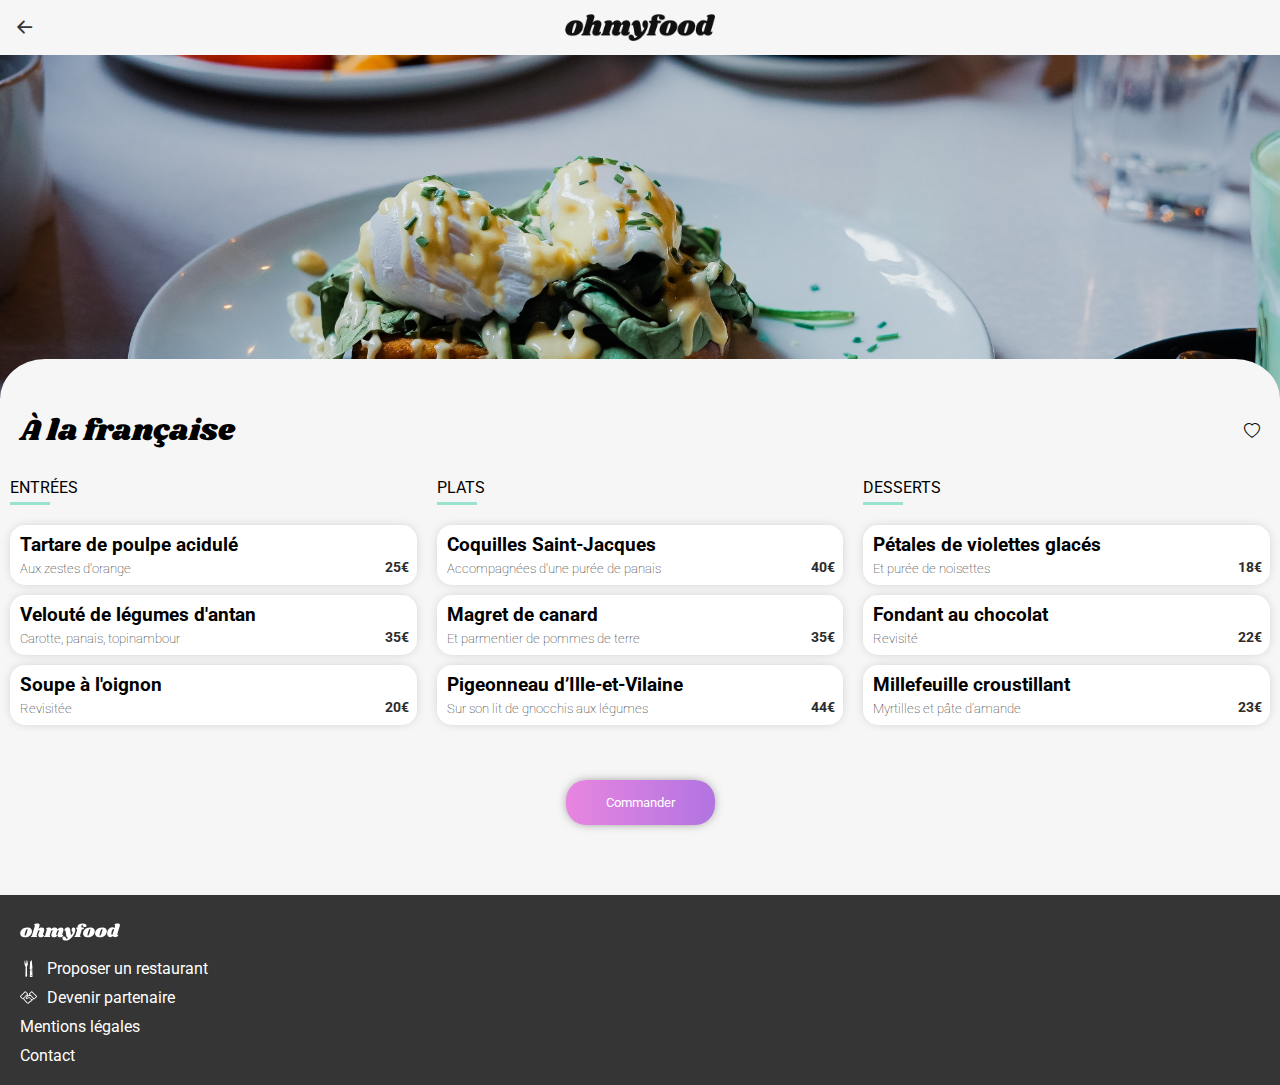
<file: restaurant-links/restaurant-3/index.html>
<!DOCTYPE html>
<html lang="en">
<head>
    <meta charset="UTF-8">
    <meta http-equiv="X-UA-Compatible" content="IE=edge">
    <meta name="viewport" content="width=device-width, initial-scale=1.0">
    <link rel="stylesheet" href="https://cdn.jsdelivr.net/npm/bootstrap-icons@1.8.1/font/bootstrap-icons.css">
    <link rel="stylesheet" href="css/styles.css">
    <title>À la française</title>
</head>
<body>
    <header>
        <a href="../../index.html"><i class="bi bi-arrow-left-short"></i></a>
        <div class="box-logo">
            <img src="images/logo/ohmyfood.png" alt="Logo Ohmyfood" class="logo-header">
        </div>
    </header>
    <img src="images/restaurants/toa-heftiba-DQKerTsQwi0-unsplash.jpg" alt="Photo restaurant" class="main-img">
    <main>
        <div class="restaurant-title">
            <span class="single-title">
                À la française
            </span>
            <div class="heart">
                <i class="bi bi-heart"></i>
                <i class="bi bi-heart-fill"></i>
            </div>
        </div>
    <div class="all-articles">
        <article>
            <span class="title-article">
                ENTRÉES
            </span>
        <div class="all-elements">
            <div class="card-text-full">
                <div class="card-text">
                    <h3>
                        Tartare de poulpe acidulé
                    </h3>
                    <h5>
                        Aux zestes d'orange
                    </h5>
                </div>
                    <span class="price">
                        25€
                    </span>
                </div>
                <div class="checkbox">
                    <i class="bi bi-check-circle-fill"></i>
                </div>
            </div>
            <div class="all-elements">
                <div class="card-text-full">
                    <div class="card-text">
                    <h3>
                        Velouté de légumes d'antan
                    </h3>
                    <h5>
                        Carotte, panais, topinambour
                    </h5>
                </div>
                    <span class="price">
                        35€
                    </span>
                </div>
                <div class="checkbox">
                    <i class="bi bi-check-circle-fill"></i>
                </div>
            </div>
            <div class="all-elements">
                <div class="card-text-full">
                    <div class="card-text">
                    <h3>
                        Soupe à l'oignon
                    </h3>
                    <h5>
                        Revisitée
                    </h5>
                </div>
                    <span class="price">
                        20€
                    </span>
                </div>
                <div class="checkbox">
                    <i class="bi bi-check-circle-fill"></i>
                </div>
            </div>
            </article>
            <article>
                    <span class="title-article">
                        PLATS
                    </span>
                <div class="all-elements">
                    <div class="card-text-full">
                        <div class="card-text">
                        <h3>
                            Coquilles Saint-Jacques
                        </h3>
                        <h5>
                            Accompagnées d'une purée de panais
                        </h5>
                    </div>
                        <span class="price">
                            40€
                        </span>
                    </div>
                    <div class="checkbox">
                        <i class="bi bi-check-circle-fill"></i>
                    </div>
                </div>
                <div class="all-elements">
                    <div class="card-text-full">
                        <div class="card-text">
                        <h3>
                            Magret de canard
                        </h3>
                        <h5>
                            Et parmentier de pommes de terre
                        </h5>
                    </div>
                        <span class="price">
                            35€
                        </span>
                    </div>
                    <div class="checkbox">
                        <i class="bi bi-check-circle-fill"></i>
                    </div>
                </div>
                <div class="all-elements">
                    <div class="card-text-full">
                        <div class="card-text">
                        <h3>
                            Pigeonneau d’Ille-et-Vilaine
                        </h3>
                        <h5>
                            Sur son lit de gnocchis aux légumes
                        </h5>
                    </div>
                        <span class="price">
                            44€
                        </span>
                    </div>
                    <div class="checkbox">
                        <i class="bi bi-check-circle-fill"></i>
                    </div>
                </div>
                </article>
                <article>
                        <span class="title-article">
                            DESSERTS
                        </span>
                <div class="all-elements">
                    <div class="card-text-full">
                        <div class="card-text">
                                <h3>
                                    Pétales de violettes glacés
                                </h3>
                                <h5>
                                    Et purée de noisettes
                                </h5>
                            </div>
                                <span class="price">
                                    18€
                                </span>
                            </div>
                        <div class="checkbox">
                            <i class="bi bi-check-circle-fill"></i>
                        </div>
                </div>
                <div class="all-elements">
                        <div class="card-text-full">
                            <div class="card-text">
                                <h3>
                                    Fondant au chocolat
                                </h3>
                                <h5>
                                    Revisité
                                </h5>
                            </div>
                                <span class="price">
                                    22€
                                </span>
                            </div>
                        <div class="checkbox">
                            <i class="bi bi-check-circle-fill"></i>
                        </div>
                </div>
                <div class="all-elements">
                        <div class="card-text-full">
                            <div class="card-text">
                                <h3>
                                    Millefeuille croustillant
                                </h3>
                                <h5>
                                    Myrtilles et pâte d’amande
                                </h5>
                            </div>
                                <span class="price">
                                    23€
                                </span>
                    </div>
                        <div class="checkbox">
                            <i class="bi bi-check-circle-fill"></i>
                        </div>
                    </div>
                </article>
            </div>
                <div class="button-box">
                    <button class="button">Commander</button>
                </div>
    </main>
    <footer>
        <svg width="196" height="34" viewBox="0 0 196 34" fill="none" xmlns="http://www.w3.org/2000/svg" class="logo-footer">
        <path d="M13.932 7.956C17.196 7.956 19.596 8.61599 21.132 9.936C22.692 11.256 23.472 12.984 23.472 15.12C23.472 15.84 23.376 16.644 23.184 17.532C22.728 19.5 21.876 21.228 20.628 22.716C19.38 24.18 17.844 25.32 16.02 26.136C14.22 26.928 12.264 27.324 10.152 27.324C6.81599 27.324 4.34399 26.664 2.73599 25.344C1.15199 24 0.359985 22.224 0.359985 20.016C0.359985 19.272 0.455985 18.444 0.647985 17.532C1.10399 15.66 1.96799 14.004 3.23999 12.564C4.53599 11.1 6.10799 9.972 7.95599 9.18C9.82799 8.364 11.82 7.956 13.932 7.956ZM13.824 11.16C13.32 11.16 12.78 11.616 12.204 12.528C11.652 13.416 10.992 15.108 10.224 17.604C9.45599 20.1 9.07199 21.852 9.07199 22.86C9.07199 23.388 9.15599 23.748 9.32399 23.94C9.49199 24.108 9.71999 24.192 10.008 24.192C10.512 24.24 11.028 23.808 11.556 22.896C12.108 21.984 12.792 20.208 13.608 17.568C14.352 15.24 14.724 13.548 14.724 12.492C14.724 11.988 14.64 11.64 14.472 11.448C14.328 11.256 14.112 11.16 13.824 11.16Z" fill="#FFFFFF"/>
        <path d="M44.9899 22.032C44.9419 22.128 44.9179 22.272 44.9179 22.464C44.9179 22.632 44.9539 22.764 45.0259 22.86C45.1219 22.956 45.2419 23.004 45.3859 23.004C45.6739 23.004 45.9139 22.884 46.1059 22.644C46.3219 22.38 46.4659 22.248 46.5379 22.248C46.6579 22.248 46.7539 22.332 46.8259 22.5C46.8979 22.644 46.9339 22.824 46.9339 23.04C46.9579 23.736 46.7299 24.42 46.2499 25.092C45.7699 25.74 45.0619 26.28 44.1259 26.712C43.2139 27.12 42.1099 27.324 40.8139 27.324C39.2299 27.324 37.9699 26.964 37.0339 26.244C36.0979 25.5 35.6179 24.516 35.5939 23.292C35.5939 22.404 35.8099 21.408 36.2419 20.304L38.2219 15.12C38.3419 14.808 38.4019 14.556 38.4019 14.364C38.4019 14.052 38.2939 13.812 38.0779 13.644C37.8859 13.452 37.6459 13.356 37.3579 13.356C36.9019 13.356 36.4339 13.572 35.9539 14.004C35.4979 14.412 35.1259 15.084 34.8379 16.02V15.948L32.5699 23.256C32.4979 23.544 32.4619 23.796 32.4619 24.012C32.4619 24.324 32.5219 24.576 32.6419 24.768C32.7619 24.936 32.9299 25.104 33.1459 25.272C33.3139 25.44 33.4339 25.584 33.5059 25.704C33.5779 25.8 33.5899 25.932 33.5419 26.1C33.4219 26.412 33.1819 26.64 32.8219 26.784C32.4619 26.928 31.9099 27 31.1659 27H22.9579C22.3339 27 21.8779 26.904 21.5899 26.712C21.3019 26.496 21.2059 26.22 21.3019 25.884C21.3979 25.596 21.6499 25.344 22.0579 25.128C22.4179 24.936 22.7179 24.708 22.9579 24.444C23.1979 24.18 23.4019 23.76 23.5699 23.184L29.0419 5.22C29.1139 5.004 29.1499 4.824 29.1499 4.68C29.1499 4.416 29.0779 4.2 28.9339 4.032C28.8139 3.864 28.6459 3.696 28.4299 3.528C28.1899 3.336 28.0099 3.168 27.8899 3.024C27.7939 2.88 27.7819 2.688 27.8539 2.448C27.9979 1.896 28.7539 1.416 30.1219 1.00799C31.4899 0.599996 32.9179 0.395996 34.4059 0.395996C35.7979 0.395996 36.8179 0.659996 37.4659 1.188C38.1379 1.716 38.4739 2.436 38.4739 3.348C38.4739 3.876 38.3899 4.392 38.2219 4.896L36.2779 11.232C37.2139 10.008 38.1979 9.156 39.2299 8.676C40.2859 8.196 41.4259 7.956 42.6499 7.956C44.1139 7.956 45.2899 8.4 46.1779 9.288C47.0899 10.176 47.5459 11.328 47.5459 12.744C47.5459 13.488 47.4259 14.22 47.1859 14.94L44.9899 22.032Z" fill="#FFFFFF"/>
        <path d="M82.7165 22.032C82.6685 22.128 82.6445 22.272 82.6445 22.464C82.6445 22.632 82.6805 22.764 82.7525 22.86C82.8485 22.956 82.9685 23.004 83.1125 23.004C83.4005 23.004 83.6405 22.884 83.8325 22.644C84.0485 22.38 84.1925 22.248 84.2645 22.248C84.3845 22.248 84.4805 22.332 84.5525 22.5C84.6245 22.644 84.6605 22.824 84.6605 23.04C84.6845 23.736 84.4565 24.42 83.9765 25.092C83.4965 25.74 82.7885 26.28 81.8525 26.712C80.9405 27.12 79.8365 27.324 78.5405 27.324C76.9565 27.324 75.6965 26.964 74.7605 26.244C73.8245 25.5 73.3445 24.516 73.3205 23.292C73.3205 22.404 73.5365 21.408 73.9685 20.304L75.9485 15.12C76.0685 14.808 76.1285 14.556 76.1285 14.364C76.1285 14.052 76.0205 13.812 75.8045 13.644C75.6125 13.452 75.3725 13.356 75.0845 13.356C74.6765 13.356 74.2565 13.536 73.8245 13.896C73.3925 14.256 73.0085 14.82 72.6725 15.588L70.6925 22.032C70.6445 22.128 70.6205 22.272 70.6205 22.464C70.6205 22.632 70.6565 22.764 70.7285 22.86C70.8245 22.956 70.9445 23.004 71.0885 23.004C71.3765 23.004 71.6165 22.884 71.8085 22.644C72.0245 22.38 72.1685 22.248 72.2405 22.248C72.3605 22.248 72.4565 22.332 72.5285 22.5C72.6005 22.644 72.6365 22.824 72.6365 23.04C72.6605 23.736 72.4325 24.42 71.9525 25.092C71.4725 25.74 70.7645 26.28 69.8285 26.712C68.9165 27.12 67.8125 27.324 66.5165 27.324C64.9325 27.324 63.6725 26.964 62.7365 26.244C61.8005 25.5 61.3205 24.516 61.2965 23.292C61.2965 22.404 61.5125 21.408 61.9445 20.304L63.9245 15.12C64.0445 14.808 64.1045 14.556 64.1045 14.364C64.1045 14.052 63.9965 13.812 63.7805 13.644C63.5885 13.452 63.3485 13.356 63.0605 13.356C62.6525 13.356 62.2325 13.536 61.8005 13.896C61.3685 14.232 61.0085 14.784 60.7205 15.552L58.3445 23.256C58.2485 23.52 58.2005 23.772 58.2005 24.012C58.2005 24.3 58.2605 24.54 58.3805 24.732C58.5005 24.9 58.6685 25.08 58.8845 25.272C59.0525 25.416 59.1725 25.548 59.2445 25.668C59.3165 25.788 59.3285 25.932 59.2805 26.1C59.1845 26.412 58.9565 26.64 58.5965 26.784C58.2365 26.928 57.6725 27 56.9045 27H48.6965C48.0725 27 47.6285 26.904 47.3645 26.712C47.0765 26.496 46.9685 26.22 47.0405 25.884C47.1365 25.596 47.3885 25.344 47.7965 25.128C48.1565 24.936 48.4565 24.708 48.6965 24.444C48.9365 24.18 49.1405 23.76 49.3085 23.184L52.5125 12.78C52.5605 12.66 52.5845 12.492 52.5845 12.276C52.5845 12.012 52.5245 11.808 52.4045 11.664C52.3085 11.52 52.1405 11.34 51.9005 11.124C51.6605 10.932 51.4925 10.764 51.3965 10.62C51.3005 10.476 51.2885 10.284 51.3605 10.044C51.5045 9.492 52.2605 9.012 53.6285 8.604C54.9965 8.172 56.4245 7.956 57.9125 7.956C59.0885 7.956 60.0125 8.28 60.6845 8.928C61.3805 9.576 61.7165 10.464 61.6925 11.592C62.6765 10.224 63.7085 9.276 64.7885 8.748C65.8925 8.22 67.0805 7.956 68.3525 7.956C69.7445 7.956 70.8725 8.364 71.7365 9.18C72.6245 9.972 73.1165 11.016 73.2125 12.312C74.2445 10.68 75.3485 9.552 76.5245 8.928C77.7005 8.28 78.9845 7.956 80.3765 7.956C81.8405 7.956 83.0165 8.4 83.9045 9.288C84.8165 10.176 85.2725 11.328 85.2725 12.744C85.2725 13.488 85.1525 14.22 84.9125 14.94L82.7165 22.032Z" fill="#FFFFFF"/>
        <path d="M104.932 7.956C105.988 7.956 106.828 8.388 107.452 9.252C108.1 10.092 108.424 11.244 108.424 12.708C108.424 13.98 108.196 15.348 107.74 16.812C106.852 19.764 105.424 22.548 103.456 25.164C101.512 27.78 99.2675 29.88 96.7235 31.464C94.2035 33.048 91.6836 33.84 89.1636 33.84C87.9156 33.84 86.8355 33.624 85.9235 33.192C85.0355 32.76 84.3635 32.184 83.9075 31.464C83.4275 30.744 83.1875 29.976 83.1875 29.16C83.1875 28.8 83.2475 28.404 83.3675 27.972C83.5835 27.3 83.9435 26.784 84.4475 26.424C84.9515 26.064 85.5516 25.884 86.2476 25.884C87.3516 25.884 88.2515 26.256 88.9475 27C89.6675 27.768 90.1236 28.812 90.3156 30.132C91.8516 30.06 93.2675 29.4 94.5635 28.152C93.3395 27.936 92.4275 27.528 91.8275 26.928C91.2515 26.304 90.8555 25.344 90.6395 24.048L89.1995 15.228C89.1275 14.772 89.0195 14.46 88.8755 14.292C88.7555 14.1 88.5876 14.004 88.3716 14.004C88.2036 14.004 87.9995 14.088 87.7595 14.256C87.5435 14.424 87.3875 14.508 87.2915 14.508C87.0995 14.508 87.0035 14.304 87.0035 13.896C87.0035 13.56 87.0635 13.2 87.1835 12.816C87.6155 11.448 88.4196 10.296 89.5956 9.36C90.7716 8.4 92.1395 7.92 93.6995 7.92C95.2355 7.92 96.3635 8.376 97.0835 9.288C97.8275 10.2 98.3076 11.604 98.5236 13.5L99.6035 21.42C99.6755 22.02 99.8915 22.32 100.252 22.32C100.684 22.32 101.188 21.936 101.764 21.168C102.34 20.376 102.904 19.26 103.456 17.82C102.736 17.172 102.184 16.428 101.8 15.588C101.416 14.748 101.224 13.848 101.224 12.888C101.224 12.144 101.32 11.472 101.512 10.872C101.8 9.912 102.244 9.192 102.844 8.712C103.468 8.208 104.164 7.956 104.932 7.956Z" fill="#FFFFFF"/>
        <path d="M122.864 0.395996C125.432 0.395996 127.352 0.791996 128.624 1.584C129.92 2.352 130.568 3.3 130.568 4.428C130.568 5.34 130.184 6.048 129.416 6.552C128.672 7.032 127.688 7.272 126.464 7.272C125.336 7.272 124.46 6.996 123.836 6.444C123.212 5.892 122.9 5.208 122.9 4.392C122.9 3.888 123.056 3.36 123.368 2.808C122.648 2.808 122.048 2.988 121.568 3.348C121.088 3.684 120.716 4.272 120.452 5.112C120.308 5.64 120.236 6.132 120.236 6.588C120.236 7.164 120.332 7.62 120.524 7.956C120.74 8.268 121.04 8.424 121.424 8.424H123.548C124.796 8.424 125.42 8.808 125.42 9.576C125.42 9.672 125.396 9.816 125.348 10.008C125.204 10.536 124.904 10.932 124.448 11.196C124.016 11.46 123.356 11.592 122.468 11.592H121.388L117.824 23.256C117.752 23.544 117.716 23.796 117.716 24.012C117.716 24.324 117.776 24.576 117.896 24.768C118.016 24.936 118.184 25.104 118.4 25.272C118.568 25.44 118.688 25.584 118.76 25.704C118.832 25.8 118.844 25.932 118.796 26.1C118.676 26.412 118.436 26.64 118.076 26.784C117.716 26.928 117.164 27 116.42 27H108.212C107.588 27 107.132 26.904 106.844 26.712C106.556 26.496 106.46 26.22 106.556 25.884C106.652 25.596 106.904 25.344 107.312 25.128C107.672 24.936 107.972 24.708 108.212 24.444C108.452 24.18 108.656 23.76 108.824 23.184L111.632 13.968C111.752 13.608 111.812 13.236 111.812 12.852C111.812 12.372 111.704 12 111.488 11.736C111.296 11.448 110.996 11.136 110.588 10.8C110.324 10.584 110.12 10.404 109.976 10.26C109.856 10.092 109.796 9.9 109.796 9.684C109.772 9.228 109.928 8.904 110.264 8.712C110.624 8.52 111.296 8.424 112.28 8.424H113.18C113.012 7.824 112.928 7.224 112.928 6.624C112.928 6.024 113.036 5.4 113.252 4.752C113.708 3.528 114.68 2.496 116.168 1.65599C117.68 0.815996 119.912 0.395996 122.864 0.395996Z" fill="#FFFFFF"/>
        <path d="M137.084 7.956C140.348 7.956 142.748 8.61599 144.284 9.936C145.844 11.256 146.624 12.984 146.624 15.12C146.624 15.84 146.528 16.644 146.336 17.532C145.88 19.5 145.028 21.228 143.78 22.716C142.532 24.18 140.996 25.32 139.172 26.136C137.372 26.928 135.416 27.324 133.304 27.324C129.968 27.324 127.496 26.664 125.888 25.344C124.304 24 123.512 22.224 123.512 20.016C123.512 19.272 123.608 18.444 123.8 17.532C124.256 15.66 125.12 14.004 126.392 12.564C127.688 11.1 129.26 9.972 131.108 9.18C132.98 8.364 134.972 7.956 137.084 7.956ZM136.976 11.16C136.472 11.16 135.932 11.616 135.356 12.528C134.804 13.416 134.144 15.108 133.376 17.604C132.608 20.1 132.224 21.852 132.224 22.86C132.224 23.388 132.308 23.748 132.476 23.94C132.644 24.108 132.872 24.192 133.16 24.192C133.664 24.24 134.18 23.808 134.708 22.896C135.26 21.984 135.944 20.208 136.76 17.568C137.504 15.24 137.876 13.548 137.876 12.492C137.876 11.988 137.792 11.64 137.624 11.448C137.48 11.256 137.264 11.16 136.976 11.16Z" fill="#FFFFFF"/>
        <path d="M160.709 7.956C163.973 7.956 166.373 8.61599 167.909 9.936C169.469 11.256 170.249 12.984 170.249 15.12C170.249 15.84 170.153 16.644 169.961 17.532C169.505 19.5 168.653 21.228 167.405 22.716C166.157 24.18 164.621 25.32 162.797 26.136C160.997 26.928 159.041 27.324 156.929 27.324C153.593 27.324 151.121 26.664 149.513 25.344C147.929 24 147.137 22.224 147.137 20.016C147.137 19.272 147.233 18.444 147.425 17.532C147.881 15.66 148.745 14.004 150.017 12.564C151.313 11.1 152.885 9.972 154.733 9.18C156.605 8.364 158.597 7.956 160.709 7.956ZM160.601 11.16C160.097 11.16 159.557 11.616 158.981 12.528C158.429 13.416 157.769 15.108 157.001 17.604C156.233 20.1 155.849 21.852 155.849 22.86C155.849 23.388 155.933 23.748 156.101 23.94C156.269 24.108 156.497 24.192 156.785 24.192C157.289 24.24 157.805 23.808 158.333 22.896C158.885 21.984 159.569 20.208 160.385 17.568C161.129 15.24 161.501 13.548 161.501 12.492C161.501 11.988 161.417 11.64 161.249 11.448C161.105 11.256 160.889 11.16 160.601 11.16Z" fill="#FFFFFF"/>
        <path d="M190.526 21.816C190.478 22.008 190.454 22.14 190.454 22.212C190.454 22.38 190.502 22.512 190.598 22.608C190.694 22.704 190.814 22.752 190.958 22.752C191.246 22.752 191.486 22.632 191.678 22.392C191.894 22.128 192.038 21.996 192.11 21.996C192.23 21.996 192.326 22.08 192.398 22.248C192.47 22.416 192.506 22.608 192.506 22.824C192.53 23.472 192.278 24.132 191.75 24.804C191.246 25.476 190.562 26.028 189.698 26.46C188.834 26.892 187.898 27.108 186.89 27.108C185.69 27.108 184.646 26.88 183.758 26.424C182.87 25.968 182.258 25.368 181.922 24.624C181.274 25.464 180.53 26.088 179.69 26.496C178.85 26.904 177.962 27.108 177.026 27.108C175.922 27.108 174.89 26.832 173.93 26.28C172.994 25.728 172.238 24.948 171.662 23.94C171.11 22.908 170.834 21.744 170.834 20.448C170.834 18.264 171.242 16.212 172.058 14.292C172.898 12.348 174.062 10.788 175.55 9.612C177.038 8.412 178.73 7.812 180.626 7.812C181.658 7.812 182.534 7.932 183.254 8.172C183.998 8.412 184.67 8.772 185.27 9.252L186.494 5.22C186.566 5.004 186.602 4.824 186.602 4.68C186.602 4.416 186.53 4.2 186.386 4.032C186.266 3.864 186.098 3.696 185.882 3.528C185.642 3.336 185.462 3.168 185.342 3.024C185.246 2.88 185.234 2.688 185.306 2.448C185.45 1.896 186.206 1.416 187.574 1.00799C188.942 0.599996 190.37 0.395996 191.858 0.395996C193.25 0.395996 194.27 0.659996 194.918 1.188C195.59 1.716 195.926 2.436 195.926 3.348C195.926 3.876 195.842 4.392 195.674 4.896L190.526 21.816ZM184.514 11.7C184.13 11.364 183.71 11.196 183.254 11.196C182.558 11.196 181.874 11.712 181.202 12.744C180.53 13.776 179.99 15.024 179.582 16.488C179.174 17.952 178.982 19.272 179.006 20.448C179.006 21.768 179.438 22.428 180.302 22.428C180.614 22.428 180.878 22.308 181.094 22.068C181.31 21.804 181.514 21.384 181.706 20.808L184.514 11.7Z" fill="#FFFFFF"/>
        </svg>
    
    <div class="footer-text">
        <div class="text-and-icon-footer">
            <svg version="1.1" id="Capa_1" xmlns="http://www.w3.org/2000/svg" xmlns:xlink="http://www.w3.org/1999/xlink" x="0px" y="0px"
            viewBox="0 0 59.687 59.687" style="enable-background:new 0 0 59.687 59.687;" xml:space="preserve" class="icon-footer">
            <g>
                <g>
                    <path style="fill:#FFFFFF;" d="M37.094,33.579l-1.804-0.685l-0.868,25.604c0,0.576,3.012,1.189,4.427,1.189h0.631
                        c1.416,0,4.428-0.613,4.428-1.189l-0.927-27.324L37.094,33.579z M39.256,55.816c-0.786,0-1.423-0.638-1.423-1.423
                        c0-0.786,0.637-1.423,1.423-1.423s1.423,0.637,1.423,1.423C40.679,55.178,40.042,55.816,39.256,55.816z M39.256,40.049
                        c-0.786,0-1.423-0.637-1.423-1.424c0-0.785,0.637-1.422,1.423-1.422s1.423,0.637,1.423,1.422
                        C40.679,39.413,40.042,40.049,39.256,40.049z"/>
                    <path style="fill:#FFFFFF;" d="M27.821,12.5c0-8.022-0.476-10.391-2.334-11.087l-0.219,10.362c0,0.498-0.367,0.912-0.818,0.912
                        h-0.289c-0.451,0-0.818-0.414-0.818-0.923l-0.844-10.64c-0.227,0-0.46,0.001-0.706,0.001c-0.426,0-0.819,0.003-1.187,0.012
                        l-0.843,10.666c0.001,0.469-0.365,0.883-0.816,0.883h-0.289c-0.451,0-0.818-0.414-0.818-0.923L17.625,1.662
                        c-1.857,0.998-1.86,3.835-1.86,11.854c0,2.184,0.392,3.915,1.318,5.11c0.296,0.65,0.648,1.419,1.021,2.224
                        c0.575,1.244,1.195,2.565,1.737,3.681l-0.852,32.735c0,0.771,1.642,1.422,2.414,1.422h1.271c0.772,0,2.414-0.718,2.414-1.49
                        l-0.864-33.106l1.977-5.163l0.335-0.876C27.437,16.611,27.821,14.657,27.821,12.5z"/>
                    <path style="fill:#FFFFFF;" d="M37.08,32.504l6.841-2.795L41.111,0c-3.698,3.21-5.405,6.936-5.647,7.492l-1.507,23.826
                        L37.08,32.504z"/>
                </g>
            </g>
            <g>
            </g>
            <g>
            </g>
            <g>
            </g>
            <g>
            </g>
            <g>
            </g>
            <g>
            </g>
            <g>
            </g>
            <g>
            </g>
            <g>
            </g>
            <g>
            </g>
            <g>
            </g>
            <g>
            </g>
            <g>
            </g>
            <g>
            </g>
            <g>
            </g>
            </svg>
            <span class="footer-text">
                Proposer un restaurant
            </span>
        </div>
        <div class="text-and-icon-footer">
            <svg version="1.1" id="Layer_1" xmlns="http://www.w3.org/2000/svg" xmlns:xlink="http://www.w3.org/1999/xlink" x="0px" y="0px"
                viewBox="0 0 511.997 511.997" style="enable-background:new 0 0 511.997 511.997;" xml:space="preserve" fill="#FFFFFF" class="icon-footer">
            <g>
                <g>
                    <path d="M505.899,211.567L368.7,74.369c-7.876-7.902-21.649-7.902-29.525,0l-62.925,62.899c-8.064,8.124-8.064,21.35,0.034,29.525
                        l17.05,16.853c-11.042-0.879-26.547,4.838-27.989,4.745l-39.083-12.109l9.455-9.455c3.951-3.951,6.135-9.199,6.135-14.771
                        c0-5.598-2.185-10.846-6.127-14.771L172.834,74.36c-7.91-7.876-21.615-7.876-29.525,0.026L6.135,211.542
                        C2.185,215.493,0,220.749,0,226.347c0,5.572,2.185,10.829,6.127,14.754l62.874,62.899c3.934,3.951,9.19,6.127,14.763,6.127
                        s10.812-2.176,14.771-6.127l4.318-4.318c11.136,23.322,48.546,70.741,74.633,96.845l34.304,34.304
                        c10.513,10.496,20.471,12.723,26.991,12.723c8.303,0,16.102-3.422,22.554-9.873c6.315-6.323,8.098-12.476,8.499-16.922
                        c7.561,1.775,18.91,0.947,25.796-5.948c6.315-6.298,8.098-12.476,8.499-16.922c7.561,1.775,18.91,0.973,25.796-5.922
                        c6.315-6.323,8.098-12.476,8.491-16.922c7.612,1.672,18.927,0.922,25.796-5.948c5.837-5.845,12.194-16.29,7.578-30.839
                        c9.813-9.156,26.377-19.831,42.735-29.559c3.823,3.388,8.567,5.419,13.713,5.419c5.598,0,10.846-2.176,14.763-6.127l62.891-62.874
                        C514.031,232.943,514.031,219.717,505.899,211.567z M83.772,282.573l-56.209-56.226L158.071,95.796l56.209,56.226L83.772,282.573z
                        M347.034,346.539c-0.913,0-2.662-0.427-4.215-0.802c-2.628-0.623-5.598-1.348-8.909-1.348c-6.673,0-11.025,2.953-13.508,5.427
                        c-5.803,5.803-6.426,12.023-6.801,15.753c-0.265,2.628-0.29,2.773-0.836,3.849c-0.913,0-2.662-0.427-4.215-0.802
                        c-2.628-0.648-5.598-1.348-8.926-1.348c-6.699,0-11.059,2.953-13.525,5.427c-5.803,5.803-6.426,12.023-6.801,15.727
                        c-0.265,2.628-0.29,2.773-0.853,3.849c-0.913,0-2.671-0.427-4.224-0.802c-2.611-0.623-5.572-1.323-8.9-1.323
                        c-6.699,0-11.059,2.953-13.5,5.402c-5.828,5.803-6.451,12.023-6.827,15.753c-0.265,2.628-0.29,2.773-1.775,4.275
                        c-2.364,2.372-3.934,2.372-4.446,2.372c-2.338,0-5.572-1.903-8.892-5.222l-34.304-34.304
                        c-29.261-29.278-62.515-75.947-75.349-96.128l85.709-85.709l18.91,5.333c-15.812,12.075-28.365,29.372-38.502,41.933
                        c-3.362,4.173-6.025,7.526-7.902,9.404c-8.004,8.004-10.453,16.375-7.279,24.926c2.338,6.349,7.441,11.452,13.901,17.903
                        c5.751,5.751,12.996,8.798,20.966,8.798c16.316,0,31.94-12.373,47.053-24.354c3.311-2.62,13.261-9.353,19.507-13.542
                        c24.55,22.349,48.23,44.245,64.93,60.937C351.352,341.718,347.674,345.396,347.034,346.539z M357.914,312.44
                        c-0.828-0.905-1.374-1.715-2.278-2.62c-21.896-21.897-50.466-45.338-68.036-62.174c-5.393-5.171-15.121-3.618-22.69-1.289
                        c-8.841,1.502-17.118,5.7-27.708,14.089c-10.027,7.953-23.748,18.825-31.164,18.825c-0.998,0-6.801-4.122-7.902-5.222
                        c-2.125-2.125,4.113-9.122,8.141-14.123c14.046-17.399,32.725-37.001,57.19-46.404c20.804-8.004,35.26-4.557,54.4-4.267
                        l77.781,76.902C381.628,294.665,368.145,303.693,357.914,312.44z M428.245,282.514l-130.534-130.5l56.226-56.201l130.526,130.5
                        L428.245,282.514z"/>
                </g>
            </g>
            <g>
            </g>
            <g>
            </g>
            <g>
            </g>
            <g>
            </g>
            <g>
            </g>
            <g>
            </g>
            <g>
            </g>
            <g>
            </g>
            <g>
            </g>
            <g>
            </g>
            <g>
            </g>
            <g>
            </g>
            <g>
            </g>
            <g>
            </g>
            <g>
            </g>
            </svg>
            <span class="footer-text">
                Devenir partenaire
            </span>
        </div>
            <span>
                Mentions légales
            </span>
            <span class="footer-text">
                <a href="mailto:contact@ohmyfood.com">Contact</a>
            </span>
        </div>
    </footer>
</body>
</html>
</file>
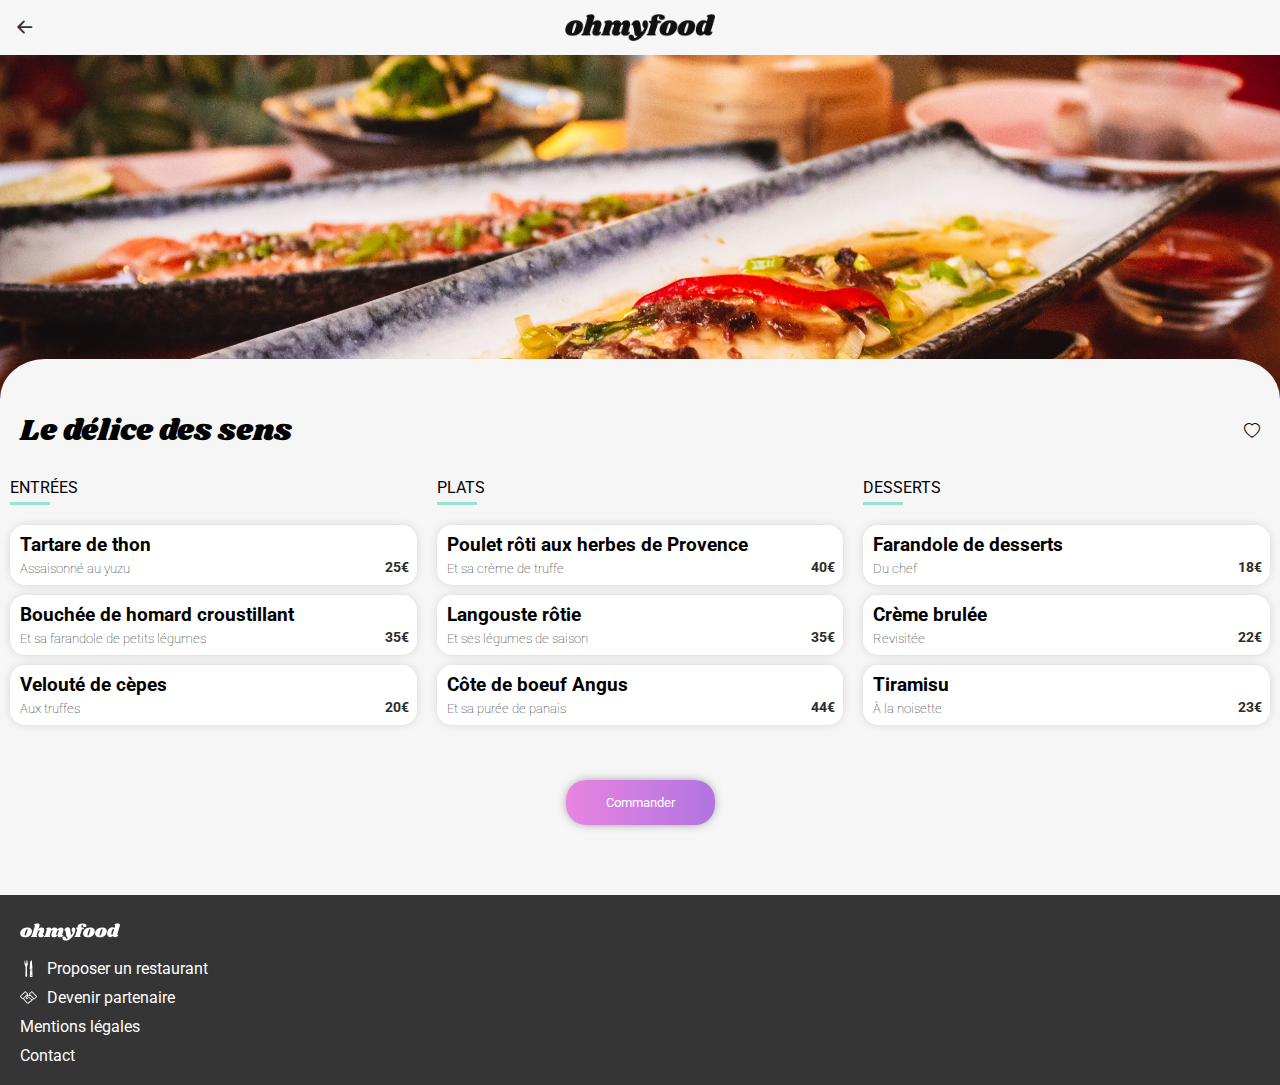
<file: restaurant-links/restaurant-4/index.html>
<!DOCTYPE html>
<html lang="en">
<head>
    <meta charset="UTF-8">
    <meta http-equiv="X-UA-Compatible" content="IE=edge">
    <meta name="viewport" content="width=device-width, initial-scale=1.0">
    <link rel="stylesheet" href="https://cdn.jsdelivr.net/npm/bootstrap-icons@1.8.1/font/bootstrap-icons.css">
    <link rel="stylesheet" href="css/styles.css">
    <title>Le délice des sens</title>
</head>
<body>
    <header>
        <a href="../../index.html"><i class="bi bi-arrow-left-short"></i></a>
        <div class="box-logo">
            <img src="images/logo/ohmyfood.png" alt="Logo Ohmyfood" class="logo-header">
        </div>
    </header>
    <img src="images/restaurants/louis-hansel-shotsoflouis-qNBGVyOCY8Q-unsplash.jpg" alt="Photo restaurant" class="main-img">
    <main>
        <div class="restaurant-title">
            <span class="single-title">
                Le délice des sens
            </span>
            <div class="heart">
                <i class="bi bi-heart"></i>
                <i class="bi bi-heart-fill"></i>
            </div>
        </div>
    <div class="all-articles">
        <article>
            <span class="title-article">
                ENTRÉES
            </span>
        <div class="all-elements">
            <div class="card-text-full">
                <div class="card-text">
                    <h3>
                        Tartare de thon
                    </h3>
                    <h5>
                        Assaisonné au yuzu
                    </h5>
                </div>
                    <span class="price">
                        25€
                    </span>
                </div>
                <div class="checkbox">
                    <i class="bi bi-check-circle-fill"></i>
                </div>
            </div>
            <div class="all-elements">
                <div class="card-text-full">
                    <div class="card-text">
                    <h3>
                        Bouchée de homard croustillant
                    </h3>
                    <h5>
                        Et sa farandole de petits légumes
                    </h5>
                </div>
                    <span class="price">
                        35€
                    </span>
                </div>
                <div class="checkbox">
                    <i class="bi bi-check-circle-fill"></i>
                </div>
            </div>
            <div class="all-elements">
                <div class="card-text-full">
                    <div class="card-text">
                    <h3>
                        Velouté de cèpes
                    </h3>
                    <h5>
                        Aux truffes
                    </h5>
                </div>
                    <span class="price">
                        20€
                    </span>
                </div>
                <div class="checkbox">
                    <i class="bi bi-check-circle-fill"></i>
                </div>
            </div>
            </article>
            <article>
                    <span class="title-article">
                        PLATS
                    </span>
                <div class="all-elements">
                    <div class="card-text-full">
                        <div class="card-text">
                        <h3>
                            Poulet rôti aux herbes de Provence
                        </h3>
                        <h5>
                            Et sa crème de truffe
                        </h5>
                        </div>
                        <span class="price">
                            40€
                        </span>
                    </div>
                    <div class="checkbox">
                        <i class="bi bi-check-circle-fill"></i>
                    </div>
                </div>
                <div class="all-elements">
                    <div class="card-text-full">
                        <div class="card-text">
                        <h3>
                            Langouste rôtie
                        </h3>
                        <h5>
                            Et ses légumes de saison
                        </h5>
                    </div>
                        <span class="price">
                            35€
                        </span>
                    </div>
                    <div class="checkbox">
                        <i class="bi bi-check-circle-fill"></i>
                    </div>
                </div>
                <div class="all-elements">
                    <div class="card-text-full">
                        <div class="card-text">
                        <h3>
                            Côte de boeuf Angus
                        </h3>
                        <h5>
                            Et sa purée de panais
                        </h5>
                    </div>
                        <span class="price">
                            44€
                        </span>
                    </div>
                    <div class="checkbox">
                        <i class="bi bi-check-circle-fill"></i>
                    </div>
                </div>
                </article>
                <article>
                        <span class="title-article">
                            DESSERTS
                        </span>
                <div class="all-elements">
                    <div class="card-text-full">
                        <div class="card-text">
                                <h3>
                                    Farandole de desserts
                                </h3>
                                <h5>
                                    Du chef
                                </h5>
                            </div>
                                <span class="price">
                                    18€
                                </span>
                            </div>
                        <div class="checkbox">
                            <i class="bi bi-check-circle-fill"></i>
                        </div>
                </div>
                <div class="all-elements">
                        <div class="card-text-full">
                            <div class="card-text">
                                <h3>
                                    Crème brulée
                                </h3>
                                <h5>
                                    Revisitée
                                </h5>
                            </div>
                                <span class="price">
                                    22€
                                </span>
                            </div>
                        <div class="checkbox">
                            <i class="bi bi-check-circle-fill"></i>
                        </div>
                </div>
                <div class="all-elements">
                        <div class="card-text-full">
                            <div class="card-text">
                                <h3>
                                    Tiramisu
                                </h3>
                                <h5>
                                    À la noisette
                                </h5>
                            </div>
                                <span class="price">
                                    23€
                                </span>
                    </div>
                        <div class="checkbox">
                            <i class="bi bi-check-circle-fill"></i>
                        </div>
                    </div>
                </article>
            </div>
                <div class="button-box">
                    <button class="button">Commander</button>
                </div>
        </main>
        <footer>
            <svg width="196" height="34" viewBox="0 0 196 34" fill="none" xmlns="http://www.w3.org/2000/svg" class="logo-footer">
            <path d="M13.932 7.956C17.196 7.956 19.596 8.61599 21.132 9.936C22.692 11.256 23.472 12.984 23.472 15.12C23.472 15.84 23.376 16.644 23.184 17.532C22.728 19.5 21.876 21.228 20.628 22.716C19.38 24.18 17.844 25.32 16.02 26.136C14.22 26.928 12.264 27.324 10.152 27.324C6.81599 27.324 4.34399 26.664 2.73599 25.344C1.15199 24 0.359985 22.224 0.359985 20.016C0.359985 19.272 0.455985 18.444 0.647985 17.532C1.10399 15.66 1.96799 14.004 3.23999 12.564C4.53599 11.1 6.10799 9.972 7.95599 9.18C9.82799 8.364 11.82 7.956 13.932 7.956ZM13.824 11.16C13.32 11.16 12.78 11.616 12.204 12.528C11.652 13.416 10.992 15.108 10.224 17.604C9.45599 20.1 9.07199 21.852 9.07199 22.86C9.07199 23.388 9.15599 23.748 9.32399 23.94C9.49199 24.108 9.71999 24.192 10.008 24.192C10.512 24.24 11.028 23.808 11.556 22.896C12.108 21.984 12.792 20.208 13.608 17.568C14.352 15.24 14.724 13.548 14.724 12.492C14.724 11.988 14.64 11.64 14.472 11.448C14.328 11.256 14.112 11.16 13.824 11.16Z" fill="#FFFFFF"/>
            <path d="M44.9899 22.032C44.9419 22.128 44.9179 22.272 44.9179 22.464C44.9179 22.632 44.9539 22.764 45.0259 22.86C45.1219 22.956 45.2419 23.004 45.3859 23.004C45.6739 23.004 45.9139 22.884 46.1059 22.644C46.3219 22.38 46.4659 22.248 46.5379 22.248C46.6579 22.248 46.7539 22.332 46.8259 22.5C46.8979 22.644 46.9339 22.824 46.9339 23.04C46.9579 23.736 46.7299 24.42 46.2499 25.092C45.7699 25.74 45.0619 26.28 44.1259 26.712C43.2139 27.12 42.1099 27.324 40.8139 27.324C39.2299 27.324 37.9699 26.964 37.0339 26.244C36.0979 25.5 35.6179 24.516 35.5939 23.292C35.5939 22.404 35.8099 21.408 36.2419 20.304L38.2219 15.12C38.3419 14.808 38.4019 14.556 38.4019 14.364C38.4019 14.052 38.2939 13.812 38.0779 13.644C37.8859 13.452 37.6459 13.356 37.3579 13.356C36.9019 13.356 36.4339 13.572 35.9539 14.004C35.4979 14.412 35.1259 15.084 34.8379 16.02V15.948L32.5699 23.256C32.4979 23.544 32.4619 23.796 32.4619 24.012C32.4619 24.324 32.5219 24.576 32.6419 24.768C32.7619 24.936 32.9299 25.104 33.1459 25.272C33.3139 25.44 33.4339 25.584 33.5059 25.704C33.5779 25.8 33.5899 25.932 33.5419 26.1C33.4219 26.412 33.1819 26.64 32.8219 26.784C32.4619 26.928 31.9099 27 31.1659 27H22.9579C22.3339 27 21.8779 26.904 21.5899 26.712C21.3019 26.496 21.2059 26.22 21.3019 25.884C21.3979 25.596 21.6499 25.344 22.0579 25.128C22.4179 24.936 22.7179 24.708 22.9579 24.444C23.1979 24.18 23.4019 23.76 23.5699 23.184L29.0419 5.22C29.1139 5.004 29.1499 4.824 29.1499 4.68C29.1499 4.416 29.0779 4.2 28.9339 4.032C28.8139 3.864 28.6459 3.696 28.4299 3.528C28.1899 3.336 28.0099 3.168 27.8899 3.024C27.7939 2.88 27.7819 2.688 27.8539 2.448C27.9979 1.896 28.7539 1.416 30.1219 1.00799C31.4899 0.599996 32.9179 0.395996 34.4059 0.395996C35.7979 0.395996 36.8179 0.659996 37.4659 1.188C38.1379 1.716 38.4739 2.436 38.4739 3.348C38.4739 3.876 38.3899 4.392 38.2219 4.896L36.2779 11.232C37.2139 10.008 38.1979 9.156 39.2299 8.676C40.2859 8.196 41.4259 7.956 42.6499 7.956C44.1139 7.956 45.2899 8.4 46.1779 9.288C47.0899 10.176 47.5459 11.328 47.5459 12.744C47.5459 13.488 47.4259 14.22 47.1859 14.94L44.9899 22.032Z" fill="#FFFFFF"/>
            <path d="M82.7165 22.032C82.6685 22.128 82.6445 22.272 82.6445 22.464C82.6445 22.632 82.6805 22.764 82.7525 22.86C82.8485 22.956 82.9685 23.004 83.1125 23.004C83.4005 23.004 83.6405 22.884 83.8325 22.644C84.0485 22.38 84.1925 22.248 84.2645 22.248C84.3845 22.248 84.4805 22.332 84.5525 22.5C84.6245 22.644 84.6605 22.824 84.6605 23.04C84.6845 23.736 84.4565 24.42 83.9765 25.092C83.4965 25.74 82.7885 26.28 81.8525 26.712C80.9405 27.12 79.8365 27.324 78.5405 27.324C76.9565 27.324 75.6965 26.964 74.7605 26.244C73.8245 25.5 73.3445 24.516 73.3205 23.292C73.3205 22.404 73.5365 21.408 73.9685 20.304L75.9485 15.12C76.0685 14.808 76.1285 14.556 76.1285 14.364C76.1285 14.052 76.0205 13.812 75.8045 13.644C75.6125 13.452 75.3725 13.356 75.0845 13.356C74.6765 13.356 74.2565 13.536 73.8245 13.896C73.3925 14.256 73.0085 14.82 72.6725 15.588L70.6925 22.032C70.6445 22.128 70.6205 22.272 70.6205 22.464C70.6205 22.632 70.6565 22.764 70.7285 22.86C70.8245 22.956 70.9445 23.004 71.0885 23.004C71.3765 23.004 71.6165 22.884 71.8085 22.644C72.0245 22.38 72.1685 22.248 72.2405 22.248C72.3605 22.248 72.4565 22.332 72.5285 22.5C72.6005 22.644 72.6365 22.824 72.6365 23.04C72.6605 23.736 72.4325 24.42 71.9525 25.092C71.4725 25.74 70.7645 26.28 69.8285 26.712C68.9165 27.12 67.8125 27.324 66.5165 27.324C64.9325 27.324 63.6725 26.964 62.7365 26.244C61.8005 25.5 61.3205 24.516 61.2965 23.292C61.2965 22.404 61.5125 21.408 61.9445 20.304L63.9245 15.12C64.0445 14.808 64.1045 14.556 64.1045 14.364C64.1045 14.052 63.9965 13.812 63.7805 13.644C63.5885 13.452 63.3485 13.356 63.0605 13.356C62.6525 13.356 62.2325 13.536 61.8005 13.896C61.3685 14.232 61.0085 14.784 60.7205 15.552L58.3445 23.256C58.2485 23.52 58.2005 23.772 58.2005 24.012C58.2005 24.3 58.2605 24.54 58.3805 24.732C58.5005 24.9 58.6685 25.08 58.8845 25.272C59.0525 25.416 59.1725 25.548 59.2445 25.668C59.3165 25.788 59.3285 25.932 59.2805 26.1C59.1845 26.412 58.9565 26.64 58.5965 26.784C58.2365 26.928 57.6725 27 56.9045 27H48.6965C48.0725 27 47.6285 26.904 47.3645 26.712C47.0765 26.496 46.9685 26.22 47.0405 25.884C47.1365 25.596 47.3885 25.344 47.7965 25.128C48.1565 24.936 48.4565 24.708 48.6965 24.444C48.9365 24.18 49.1405 23.76 49.3085 23.184L52.5125 12.78C52.5605 12.66 52.5845 12.492 52.5845 12.276C52.5845 12.012 52.5245 11.808 52.4045 11.664C52.3085 11.52 52.1405 11.34 51.9005 11.124C51.6605 10.932 51.4925 10.764 51.3965 10.62C51.3005 10.476 51.2885 10.284 51.3605 10.044C51.5045 9.492 52.2605 9.012 53.6285 8.604C54.9965 8.172 56.4245 7.956 57.9125 7.956C59.0885 7.956 60.0125 8.28 60.6845 8.928C61.3805 9.576 61.7165 10.464 61.6925 11.592C62.6765 10.224 63.7085 9.276 64.7885 8.748C65.8925 8.22 67.0805 7.956 68.3525 7.956C69.7445 7.956 70.8725 8.364 71.7365 9.18C72.6245 9.972 73.1165 11.016 73.2125 12.312C74.2445 10.68 75.3485 9.552 76.5245 8.928C77.7005 8.28 78.9845 7.956 80.3765 7.956C81.8405 7.956 83.0165 8.4 83.9045 9.288C84.8165 10.176 85.2725 11.328 85.2725 12.744C85.2725 13.488 85.1525 14.22 84.9125 14.94L82.7165 22.032Z" fill="#FFFFFF"/>
            <path d="M104.932 7.956C105.988 7.956 106.828 8.388 107.452 9.252C108.1 10.092 108.424 11.244 108.424 12.708C108.424 13.98 108.196 15.348 107.74 16.812C106.852 19.764 105.424 22.548 103.456 25.164C101.512 27.78 99.2675 29.88 96.7235 31.464C94.2035 33.048 91.6836 33.84 89.1636 33.84C87.9156 33.84 86.8355 33.624 85.9235 33.192C85.0355 32.76 84.3635 32.184 83.9075 31.464C83.4275 30.744 83.1875 29.976 83.1875 29.16C83.1875 28.8 83.2475 28.404 83.3675 27.972C83.5835 27.3 83.9435 26.784 84.4475 26.424C84.9515 26.064 85.5516 25.884 86.2476 25.884C87.3516 25.884 88.2515 26.256 88.9475 27C89.6675 27.768 90.1236 28.812 90.3156 30.132C91.8516 30.06 93.2675 29.4 94.5635 28.152C93.3395 27.936 92.4275 27.528 91.8275 26.928C91.2515 26.304 90.8555 25.344 90.6395 24.048L89.1995 15.228C89.1275 14.772 89.0195 14.46 88.8755 14.292C88.7555 14.1 88.5876 14.004 88.3716 14.004C88.2036 14.004 87.9995 14.088 87.7595 14.256C87.5435 14.424 87.3875 14.508 87.2915 14.508C87.0995 14.508 87.0035 14.304 87.0035 13.896C87.0035 13.56 87.0635 13.2 87.1835 12.816C87.6155 11.448 88.4196 10.296 89.5956 9.36C90.7716 8.4 92.1395 7.92 93.6995 7.92C95.2355 7.92 96.3635 8.376 97.0835 9.288C97.8275 10.2 98.3076 11.604 98.5236 13.5L99.6035 21.42C99.6755 22.02 99.8915 22.32 100.252 22.32C100.684 22.32 101.188 21.936 101.764 21.168C102.34 20.376 102.904 19.26 103.456 17.82C102.736 17.172 102.184 16.428 101.8 15.588C101.416 14.748 101.224 13.848 101.224 12.888C101.224 12.144 101.32 11.472 101.512 10.872C101.8 9.912 102.244 9.192 102.844 8.712C103.468 8.208 104.164 7.956 104.932 7.956Z" fill="#FFFFFF"/>
            <path d="M122.864 0.395996C125.432 0.395996 127.352 0.791996 128.624 1.584C129.92 2.352 130.568 3.3 130.568 4.428C130.568 5.34 130.184 6.048 129.416 6.552C128.672 7.032 127.688 7.272 126.464 7.272C125.336 7.272 124.46 6.996 123.836 6.444C123.212 5.892 122.9 5.208 122.9 4.392C122.9 3.888 123.056 3.36 123.368 2.808C122.648 2.808 122.048 2.988 121.568 3.348C121.088 3.684 120.716 4.272 120.452 5.112C120.308 5.64 120.236 6.132 120.236 6.588C120.236 7.164 120.332 7.62 120.524 7.956C120.74 8.268 121.04 8.424 121.424 8.424H123.548C124.796 8.424 125.42 8.808 125.42 9.576C125.42 9.672 125.396 9.816 125.348 10.008C125.204 10.536 124.904 10.932 124.448 11.196C124.016 11.46 123.356 11.592 122.468 11.592H121.388L117.824 23.256C117.752 23.544 117.716 23.796 117.716 24.012C117.716 24.324 117.776 24.576 117.896 24.768C118.016 24.936 118.184 25.104 118.4 25.272C118.568 25.44 118.688 25.584 118.76 25.704C118.832 25.8 118.844 25.932 118.796 26.1C118.676 26.412 118.436 26.64 118.076 26.784C117.716 26.928 117.164 27 116.42 27H108.212C107.588 27 107.132 26.904 106.844 26.712C106.556 26.496 106.46 26.22 106.556 25.884C106.652 25.596 106.904 25.344 107.312 25.128C107.672 24.936 107.972 24.708 108.212 24.444C108.452 24.18 108.656 23.76 108.824 23.184L111.632 13.968C111.752 13.608 111.812 13.236 111.812 12.852C111.812 12.372 111.704 12 111.488 11.736C111.296 11.448 110.996 11.136 110.588 10.8C110.324 10.584 110.12 10.404 109.976 10.26C109.856 10.092 109.796 9.9 109.796 9.684C109.772 9.228 109.928 8.904 110.264 8.712C110.624 8.52 111.296 8.424 112.28 8.424H113.18C113.012 7.824 112.928 7.224 112.928 6.624C112.928 6.024 113.036 5.4 113.252 4.752C113.708 3.528 114.68 2.496 116.168 1.65599C117.68 0.815996 119.912 0.395996 122.864 0.395996Z" fill="#FFFFFF"/>
            <path d="M137.084 7.956C140.348 7.956 142.748 8.61599 144.284 9.936C145.844 11.256 146.624 12.984 146.624 15.12C146.624 15.84 146.528 16.644 146.336 17.532C145.88 19.5 145.028 21.228 143.78 22.716C142.532 24.18 140.996 25.32 139.172 26.136C137.372 26.928 135.416 27.324 133.304 27.324C129.968 27.324 127.496 26.664 125.888 25.344C124.304 24 123.512 22.224 123.512 20.016C123.512 19.272 123.608 18.444 123.8 17.532C124.256 15.66 125.12 14.004 126.392 12.564C127.688 11.1 129.26 9.972 131.108 9.18C132.98 8.364 134.972 7.956 137.084 7.956ZM136.976 11.16C136.472 11.16 135.932 11.616 135.356 12.528C134.804 13.416 134.144 15.108 133.376 17.604C132.608 20.1 132.224 21.852 132.224 22.86C132.224 23.388 132.308 23.748 132.476 23.94C132.644 24.108 132.872 24.192 133.16 24.192C133.664 24.24 134.18 23.808 134.708 22.896C135.26 21.984 135.944 20.208 136.76 17.568C137.504 15.24 137.876 13.548 137.876 12.492C137.876 11.988 137.792 11.64 137.624 11.448C137.48 11.256 137.264 11.16 136.976 11.16Z" fill="#FFFFFF"/>
            <path d="M160.709 7.956C163.973 7.956 166.373 8.61599 167.909 9.936C169.469 11.256 170.249 12.984 170.249 15.12C170.249 15.84 170.153 16.644 169.961 17.532C169.505 19.5 168.653 21.228 167.405 22.716C166.157 24.18 164.621 25.32 162.797 26.136C160.997 26.928 159.041 27.324 156.929 27.324C153.593 27.324 151.121 26.664 149.513 25.344C147.929 24 147.137 22.224 147.137 20.016C147.137 19.272 147.233 18.444 147.425 17.532C147.881 15.66 148.745 14.004 150.017 12.564C151.313 11.1 152.885 9.972 154.733 9.18C156.605 8.364 158.597 7.956 160.709 7.956ZM160.601 11.16C160.097 11.16 159.557 11.616 158.981 12.528C158.429 13.416 157.769 15.108 157.001 17.604C156.233 20.1 155.849 21.852 155.849 22.86C155.849 23.388 155.933 23.748 156.101 23.94C156.269 24.108 156.497 24.192 156.785 24.192C157.289 24.24 157.805 23.808 158.333 22.896C158.885 21.984 159.569 20.208 160.385 17.568C161.129 15.24 161.501 13.548 161.501 12.492C161.501 11.988 161.417 11.64 161.249 11.448C161.105 11.256 160.889 11.16 160.601 11.16Z" fill="#FFFFFF"/>
            <path d="M190.526 21.816C190.478 22.008 190.454 22.14 190.454 22.212C190.454 22.38 190.502 22.512 190.598 22.608C190.694 22.704 190.814 22.752 190.958 22.752C191.246 22.752 191.486 22.632 191.678 22.392C191.894 22.128 192.038 21.996 192.11 21.996C192.23 21.996 192.326 22.08 192.398 22.248C192.47 22.416 192.506 22.608 192.506 22.824C192.53 23.472 192.278 24.132 191.75 24.804C191.246 25.476 190.562 26.028 189.698 26.46C188.834 26.892 187.898 27.108 186.89 27.108C185.69 27.108 184.646 26.88 183.758 26.424C182.87 25.968 182.258 25.368 181.922 24.624C181.274 25.464 180.53 26.088 179.69 26.496C178.85 26.904 177.962 27.108 177.026 27.108C175.922 27.108 174.89 26.832 173.93 26.28C172.994 25.728 172.238 24.948 171.662 23.94C171.11 22.908 170.834 21.744 170.834 20.448C170.834 18.264 171.242 16.212 172.058 14.292C172.898 12.348 174.062 10.788 175.55 9.612C177.038 8.412 178.73 7.812 180.626 7.812C181.658 7.812 182.534 7.932 183.254 8.172C183.998 8.412 184.67 8.772 185.27 9.252L186.494 5.22C186.566 5.004 186.602 4.824 186.602 4.68C186.602 4.416 186.53 4.2 186.386 4.032C186.266 3.864 186.098 3.696 185.882 3.528C185.642 3.336 185.462 3.168 185.342 3.024C185.246 2.88 185.234 2.688 185.306 2.448C185.45 1.896 186.206 1.416 187.574 1.00799C188.942 0.599996 190.37 0.395996 191.858 0.395996C193.25 0.395996 194.27 0.659996 194.918 1.188C195.59 1.716 195.926 2.436 195.926 3.348C195.926 3.876 195.842 4.392 195.674 4.896L190.526 21.816ZM184.514 11.7C184.13 11.364 183.71 11.196 183.254 11.196C182.558 11.196 181.874 11.712 181.202 12.744C180.53 13.776 179.99 15.024 179.582 16.488C179.174 17.952 178.982 19.272 179.006 20.448C179.006 21.768 179.438 22.428 180.302 22.428C180.614 22.428 180.878 22.308 181.094 22.068C181.31 21.804 181.514 21.384 181.706 20.808L184.514 11.7Z" fill="#FFFFFF"/>
            </svg>
        
        <div class="footer-text">
            <div class="text-and-icon-footer">
                <svg version="1.1" id="Capa_1" xmlns="http://www.w3.org/2000/svg" xmlns:xlink="http://www.w3.org/1999/xlink" x="0px" y="0px"
                viewBox="0 0 59.687 59.687" style="enable-background:new 0 0 59.687 59.687;" xml:space="preserve" class="icon-footer">
                <g>
                    <g>
                        <path style="fill:#FFFFFF;" d="M37.094,33.579l-1.804-0.685l-0.868,25.604c0,0.576,3.012,1.189,4.427,1.189h0.631
                            c1.416,0,4.428-0.613,4.428-1.189l-0.927-27.324L37.094,33.579z M39.256,55.816c-0.786,0-1.423-0.638-1.423-1.423
                            c0-0.786,0.637-1.423,1.423-1.423s1.423,0.637,1.423,1.423C40.679,55.178,40.042,55.816,39.256,55.816z M39.256,40.049
                            c-0.786,0-1.423-0.637-1.423-1.424c0-0.785,0.637-1.422,1.423-1.422s1.423,0.637,1.423,1.422
                            C40.679,39.413,40.042,40.049,39.256,40.049z"/>
                        <path style="fill:#FFFFFF;" d="M27.821,12.5c0-8.022-0.476-10.391-2.334-11.087l-0.219,10.362c0,0.498-0.367,0.912-0.818,0.912
                            h-0.289c-0.451,0-0.818-0.414-0.818-0.923l-0.844-10.64c-0.227,0-0.46,0.001-0.706,0.001c-0.426,0-0.819,0.003-1.187,0.012
                            l-0.843,10.666c0.001,0.469-0.365,0.883-0.816,0.883h-0.289c-0.451,0-0.818-0.414-0.818-0.923L17.625,1.662
                            c-1.857,0.998-1.86,3.835-1.86,11.854c0,2.184,0.392,3.915,1.318,5.11c0.296,0.65,0.648,1.419,1.021,2.224
                            c0.575,1.244,1.195,2.565,1.737,3.681l-0.852,32.735c0,0.771,1.642,1.422,2.414,1.422h1.271c0.772,0,2.414-0.718,2.414-1.49
                            l-0.864-33.106l1.977-5.163l0.335-0.876C27.437,16.611,27.821,14.657,27.821,12.5z"/>
                        <path style="fill:#FFFFFF;" d="M37.08,32.504l6.841-2.795L41.111,0c-3.698,3.21-5.405,6.936-5.647,7.492l-1.507,23.826
                            L37.08,32.504z"/>
                    </g>
                </g>
                <g>
                </g>
                <g>
                </g>
                <g>
                </g>
                <g>
                </g>
                <g>
                </g>
                <g>
                </g>
                <g>
                </g>
                <g>
                </g>
                <g>
                </g>
                <g>
                </g>
                <g>
                </g>
                <g>
                </g>
                <g>
                </g>
                <g>
                </g>
                <g>
                </g>
                </svg>
                <span class="footer-text">
                    Proposer un restaurant
                </span>
            </div>
            <div class="text-and-icon-footer">
                <svg version="1.1" id="Layer_1" xmlns="http://www.w3.org/2000/svg" xmlns:xlink="http://www.w3.org/1999/xlink" x="0px" y="0px"
                    viewBox="0 0 511.997 511.997" style="enable-background:new 0 0 511.997 511.997;" xml:space="preserve" fill="#FFFFFF" class="icon-footer">
                <g>
                    <g>
                        <path d="M505.899,211.567L368.7,74.369c-7.876-7.902-21.649-7.902-29.525,0l-62.925,62.899c-8.064,8.124-8.064,21.35,0.034,29.525
                            l17.05,16.853c-11.042-0.879-26.547,4.838-27.989,4.745l-39.083-12.109l9.455-9.455c3.951-3.951,6.135-9.199,6.135-14.771
                            c0-5.598-2.185-10.846-6.127-14.771L172.834,74.36c-7.91-7.876-21.615-7.876-29.525,0.026L6.135,211.542
                            C2.185,215.493,0,220.749,0,226.347c0,5.572,2.185,10.829,6.127,14.754l62.874,62.899c3.934,3.951,9.19,6.127,14.763,6.127
                            s10.812-2.176,14.771-6.127l4.318-4.318c11.136,23.322,48.546,70.741,74.633,96.845l34.304,34.304
                            c10.513,10.496,20.471,12.723,26.991,12.723c8.303,0,16.102-3.422,22.554-9.873c6.315-6.323,8.098-12.476,8.499-16.922
                            c7.561,1.775,18.91,0.947,25.796-5.948c6.315-6.298,8.098-12.476,8.499-16.922c7.561,1.775,18.91,0.973,25.796-5.922
                            c6.315-6.323,8.098-12.476,8.491-16.922c7.612,1.672,18.927,0.922,25.796-5.948c5.837-5.845,12.194-16.29,7.578-30.839
                            c9.813-9.156,26.377-19.831,42.735-29.559c3.823,3.388,8.567,5.419,13.713,5.419c5.598,0,10.846-2.176,14.763-6.127l62.891-62.874
                            C514.031,232.943,514.031,219.717,505.899,211.567z M83.772,282.573l-56.209-56.226L158.071,95.796l56.209,56.226L83.772,282.573z
                            M347.034,346.539c-0.913,0-2.662-0.427-4.215-0.802c-2.628-0.623-5.598-1.348-8.909-1.348c-6.673,0-11.025,2.953-13.508,5.427
                            c-5.803,5.803-6.426,12.023-6.801,15.753c-0.265,2.628-0.29,2.773-0.836,3.849c-0.913,0-2.662-0.427-4.215-0.802
                            c-2.628-0.648-5.598-1.348-8.926-1.348c-6.699,0-11.059,2.953-13.525,5.427c-5.803,5.803-6.426,12.023-6.801,15.727
                            c-0.265,2.628-0.29,2.773-0.853,3.849c-0.913,0-2.671-0.427-4.224-0.802c-2.611-0.623-5.572-1.323-8.9-1.323
                            c-6.699,0-11.059,2.953-13.5,5.402c-5.828,5.803-6.451,12.023-6.827,15.753c-0.265,2.628-0.29,2.773-1.775,4.275
                            c-2.364,2.372-3.934,2.372-4.446,2.372c-2.338,0-5.572-1.903-8.892-5.222l-34.304-34.304
                            c-29.261-29.278-62.515-75.947-75.349-96.128l85.709-85.709l18.91,5.333c-15.812,12.075-28.365,29.372-38.502,41.933
                            c-3.362,4.173-6.025,7.526-7.902,9.404c-8.004,8.004-10.453,16.375-7.279,24.926c2.338,6.349,7.441,11.452,13.901,17.903
                            c5.751,5.751,12.996,8.798,20.966,8.798c16.316,0,31.94-12.373,47.053-24.354c3.311-2.62,13.261-9.353,19.507-13.542
                            c24.55,22.349,48.23,44.245,64.93,60.937C351.352,341.718,347.674,345.396,347.034,346.539z M357.914,312.44
                            c-0.828-0.905-1.374-1.715-2.278-2.62c-21.896-21.897-50.466-45.338-68.036-62.174c-5.393-5.171-15.121-3.618-22.69-1.289
                            c-8.841,1.502-17.118,5.7-27.708,14.089c-10.027,7.953-23.748,18.825-31.164,18.825c-0.998,0-6.801-4.122-7.902-5.222
                            c-2.125-2.125,4.113-9.122,8.141-14.123c14.046-17.399,32.725-37.001,57.19-46.404c20.804-8.004,35.26-4.557,54.4-4.267
                            l77.781,76.902C381.628,294.665,368.145,303.693,357.914,312.44z M428.245,282.514l-130.534-130.5l56.226-56.201l130.526,130.5
                            L428.245,282.514z"/>
                    </g>
                </g>
                <g>
                </g>
                <g>
                </g>
                <g>
                </g>
                <g>
                </g>
                <g>
                </g>
                <g>
                </g>
                <g>
                </g>
                <g>
                </g>
                <g>
                </g>
                <g>
                </g>
                <g>
                </g>
                <g>
                </g>
                <g>
                </g>
                <g>
                </g>
                <g>
                </g>
                </svg>
                <span class="footer-text">
                    Devenir partenaire
                </span>
            </div>
                <span>
                    Mentions légales
                </span>
                <span class="footer-text">
                    <a href="mailto:contact@ohmyfood.com">Contact</a>
                </span>
            </div>
        </footer>
</body>
</html>
</file>
<file: css/styles.css>
@import url('https://fonts.googleapis.com/css2?family=Roboto&display=swap');

*, *::before, *::after {
    font-family: 'Roboto', sans-serif;
    padding: 0;
    margin: 0;
}

    header {
        display: flex;
        flex-direction: column;
        align-items: center;
        justify-content: center;
    }

    .bi-geo-alt-fill {
        color: #353535;
    }

    .header-location {
        display: flex;
        order: 1;
        background-color: #EAEAEA;
        width: 100%;
        justify-content: center;
        padding: 10px 0;
        gap: 20px;
        box-shadow: -1px -2px 8px -5px rgba(0,0,0,0.7);
    }

    input[placeholder="Paris, Belleville"] {
        color: #353535;
        border: none;
        background-color: #EAEAEA;
        font-weight: 600;
        width: 90px;
    }

    input::placeholder {
        color: #353535;
    }

    .logo-header {
        width: 150px;
        padding: 15px;
    }

    .explore {
        display: flex;
        flex-direction: column;
        align-items: center;
        background-color: #F6F6F6;
        padding: 40px;
        gap: 10px;
    }

    .explore-title {
        text-align: center;
    }

    #first-explore-title {
        font-weight: 700;
    }

    #second-explore-title {
        font-weight: 100;
    }

    .button-explore {
        text-decoration: none;
        height: 40px;
        width: 180px;
        margin-top: 20px;
        border-radius: 20px;
        border: none;
        background: rgb(230,113,218);
        background: linear-gradient(87deg, rgba(230,113,218,1) 0%, rgba(162,91,220,1) 100%);
        color: white;
        box-shadow: 0 2px 5px 0 rgba(0, 0, 0, 0.2);
    }

    .section-title {
        padding-top: 20px;
        padding-bottom: 5px;
    }

    .top-card-section {
        display: flex;
        flex-direction: column;
        margin: 20px 20px;
        gap: 20px;
        padding-bottom: 50px;
    }

    .top-card {
        display: flex;
        gap: 30px;
        border-radius: 20px;
        box-shadow: 0 2px 5px 0 rgba(0, 0, 0, 0.2);
        height: 70px;
        align-items: center;
        position: relative;
        cursor: pointer;
    }

    .top-card:hover {
        background-color: #F5EDFF;
    }

    .card-number {
        position: absolute;
        left: -8px;
        background-color: #9356DC;
        padding: 2px 7px;
        border-radius: 100%;
        color: white;
        font-size: 14px;
        font-weight: 400;
    }

    .bot-card-title {
        font-size: 24px;
        font-weight: 900;
        padding: 20px;
    }

    .img-card {
        width: 100%;
        height: 100%;
        border-top-left-radius: 20px;
        border-top-right-radius: 20px;
        object-fit: cover;
        max-height: 230px;
        min-height: 230px;
    }

    .cards {
        background-color: #F6F6F6;
        padding: 1.25rem;
        border-radius: 20px;
        max-height: 20%;
        font-size: 18px;
        display: grid;
        grid-template-columns: repeat(auto-fit, minmax(300px, 1fr));
        gap: 2rem;
        align-items: flex-start;
        overflow: hidden;
    }

    .card-icon {
        position: absolute;
        left: 30px;
        color: #7E7E7E;
        font-size: larger;
    }

    .top-card:hover .card-icon{
        color: #9356DC;
    }

    .top-card-text {
        position: absolute;
        left: 70px;
        font-weight: 900;
        font-size: 15px;
    }

    .restaurants {
        padding-top: 40px;
        background-color: #F6F6F6;
    }

    h6 {
        font-size: 16px;
        font-weight: 100;
        color: black;
    }

    h4 {
        font-weight: 900;
        color: black;
    }

    .card-text-full {
        display: flex;
        align-items: center;
        justify-content: space-between;
    }

    .heart {
        display: grid;
        margin-right: 20px;
    }

    .bi-heart, .bi-heart-fill {
        grid-column: 1;
        grid-row: 1;
    }

    .bi-heart-fill {
        color: transparent;
        background-image: linear-gradient(linear, right top, left bottom, #9356DC,#FF79DA);
        background-image: linear-gradient(to bottom, #9356DC, #FF79DA);
        -webkit-background-clip: text;
        opacity: 0;
        -webkit-transition: 700ms;
        transition: 700ms;
    }

    .heart:hover .bi-heart {
        opacity: 0;
    }

    .heart:hover .bi-heart-fill {
        opacity: 1;
    }

    .bot-card {
        box-shadow: 0 2px 5px 0 rgba(0, 0, 0, .2);
        overflow: hidden;
        border-radius: 20px;
        position: relative;
    }

    .bot-card > img {
        display: block;
        width: 100%;
        aspect-ratio: 16 / 9;
        object-fit: cover;
        max-height: 200px;
        object-position: center;
    }

    .card-text {
        display: flex;
        flex-direction: column;
        text-decoration: none;
        padding: 17px 10px;
        gap: 5px;
    }

    .top-right-text {
        position: absolute;
        top: 20px;
        right: 20px;
        color: #058A69;
        background-color: #99E2D0;
        border-radius: 3px;
        padding: 7px 12px;
        font-size: 14px;
        font-weight: 600;
    }

    .cutlery-icon {
        height: 20px;
        width: 20px;
    }

    .handshake-icon {
        height: 20px;
        width: 20px;
    }

    footer {
        display: flex;
        flex-direction: column;
        background-color: #353535;
        padding: 20px 20px;
    }

    .footer-text {
        display: flex;
        flex-direction: column;
        color: white;
        font-size: 16px;
        gap: 10px;
        cursor: pointer;
        width: min-content;
        white-space: nowrap;
    }

    .contact {
        color: white;
        text-decoration: none;
        width: min-content;
    }

    .text-and-icon-footer {
        display: flex;
        gap: 10px;
    }

    .logo-footer {
        width: 120px;
        padding: 10px 0;
    }

    .icon-footer {
        width: 17px;
    }

    a {
        text-decoration: none;
        color: black;
    }

    p {
        cursor: pointer;
    }

    button:hover {
        opacity: .7;
        cursor: pointer;
    }

    /* loading spinner */
    
    .lds-ring {
        display: inline-block;
        position: relative;
        width: 80px;
        height: 80px;
      }

      .lds-ring div {
        box-sizing: border-box;
        display: block;
        position: absolute;
        width: 64px;
        height: 64px;
        margin: 8px;
        border: 8px solid #fff;
        border-radius: 50%;
        animation: lds-ring 3s cubic-bezier(0.5, 0, 0.5, 1);
        border-color: #fff transparent transparent transparent;
        animation-fill-mode: forwards;
      }

      .lds-ring div:nth-child(1) {
        animation-delay: -0.45s;
      }

      .lds-ring div:nth-child(2) {
        animation-delay: -0.3s;
      }

      .lds-ring div:nth-child(3) {
        animation-delay: -0.15s;
      }

      @keyframes lds-ring {
        0% {
            opacity: 1;
          transform: rotate(0deg);
        }
        100% {
            opacity: 0;
          transform: rotate(360deg);
        }
      } 
      
    .loader-wrapper {
        width: 100%;
        height: 100%;
        position: fixed;
        top: 0;
        left: 0;
        background-color: #9356DC;
        display: flex;
        justify-content: center;
        align-items: center;
        animation-duration: 3s;
        animation-fill-mode: forwards;
        animation-name: loader-wrapper;
    }

    @keyframes loader-wrapper {
        0% {
            background: #9356DC;
        }

        100% {
            visibility: hidden;
            background: none;
        }
    }

    @media screen and (min-width: 450px) and (max-width: 1336px) {
        .cards {
            grid-template-columns: repeat(auto-fit, minmax(411px, 1fr));
        }
    }
</file>
<file: restaurant links/css/styles.css>
@import url('https://fonts.googleapis.com/css2?family=Roboto&display=swap');
@import url('https://fonts.googleapis.com/css2?family=Shrikhand&display=swap');

*, *::before, *::after {
    font-family: 'Roboto', sans-serif;
    box-sizing: border-box;
    padding: 0;
    margin: 0;
}

/* 768px and less (mobile) */

@media screen and (max-width: 768px) {
    body {
        background-color: #F6F6F6;
    }

    header {
        display: flex;
        width: 68%;
        padding: 10px 0;
        justify-content: space-between;
        align-items: center;
    }

    .logo-header {
        width: 150px;
    }

    .bi-arrow-left-short {
        padding: 0 10px;
        font-size: 30px;
        color: #353535;
    }

    .main-img {
        object-fit: cover;
        width: 100%;
    }

    main {
        background-color: #F6F6F6;
        position: relative;
        bottom: 50px;
        padding-bottom: 80px;
        border-top-left-radius: 45px 40px;
        border-top-right-radius: 45px 40px;
    }

    .single-title {
        font-family: 'Shrikhand';
        font-size: 30px;
    }

    .restaurant-title {
        display: flex;
        width: 100%;
        justify-content: space-evenly;
        align-items: center;
        padding-top: 50px;
    }

    article {
        display: flex;
        flex-direction: column;
        padding: 0 10px;
    }

    .title-article {
        margin-bottom: 15px;
        padding-bottom: 5px;
        border-bottom: 3.5px solid #99E2D0;
        width: 40px;
        padding-top: 25px;
    }

    .all-elements {
        display: flex;
        background: white;
        border-radius: 15px;
        height: 60px;
        margin: 5px 0;
        -webkit-box-shadow: 0px 0px 12px -4px rgba(0,0,0,0.30);
        -moz-box-shadow: 0px 0px 12px -4px rgba(0,0,0,0.30);
        box-shadow: 0px 0px 12px -4px rgba(0,0,0,0.30);

    }

    .card-text-full {
        display: flex;
        justify-content: space-between;
        flex-wrap: wrap;
        margin: 5px 0;
        width: 100%;    
    }

    .card-text {
        display: flex;
        flex-direction: column;
        justify-content: center;
        padding: 0 10px;
        gap: 5px;
    }

    .checkbox {
        width: 0;
        background-color: #99E2D0;
        display: flex;
        align-items: center;
        justify-content: center;
        height: 60px;
    }

    .all-elements:hover .checkbox {
        border-top-right-radius: 20px;
        border-bottom-right-radius: 20px;
        transform: translate(12%);
        width: 14%;
        animation: checkbox .25s ease-in-out;
    }

    @keyframes checkbox {
        0% {
            transform: translate(0%);
            width: 0%;
        }

        33% {
            transform: translate(4%);
            width: 4%;
        }

        66% {
            transform: translate(8%);
            width: 8%;
        }

        100% {
            transform: translate(12%);
            width: 12%;
        }
    }

    .bi-check-circle-fill {
        -webkit-animation: bi-check-circle-fill 0.6s ease-in-out both;
                animation: bi-check-circle-fill 0.6s ease-in-out both;
    }

    @-webkit-keyframes bi-check-circle-fill {
        0% {
          -webkit-transform: rotate(0);
                  transform: rotate(0);
        }
        100% {
          -webkit-transform: rotate(360deg);
                  transform: rotate(360deg);
        }
      }
      @keyframes bi-check-circle-fill {
        0% {
          -webkit-transform: rotate(0);
                  transform: rotate(0);
        }
        100% {
          -webkit-transform: rotate(360deg);
                  transform: rotate(360deg);
        }
      }

    .bi-check-circle-fill {
        color: white;
        overflow: hidden;
    }

    h5 {
        font-weight: 100;
        text-overflow: ellipsis;
    }

    .price {
        color: #2C2C2C;
        font-weight: 700;
        font-size: 14px;
        display: flex;
        align-items: flex-end;
        padding: 5px 10px;
    }

    .bi-heart-fill {
        order: 1;
        fill: transparent;
        stroke: 10;
        stroke: black;
        stroke-dasharray: 0;
        stroke-dashoffset: 0;
    }

    .bi-heart-fill:hover {
        animation: animate-heart .25s linear forwards;
    }

    @keyframes animate-heart {
        0% {
            stroke: #9356DC;
            stroke-dashoffset: 49;
        }
        100% {
            stroke: #9356DC;
            stroke-dashoffset: 49;
            fill: #9356DC;
        }
    }

    .button {
        position: absolute;
        bottom: -5px;
        left: 30%;
        padding: 15px 40px;
        border-radius: 20px;
        border: none;
        -webkit-box-shadow: 0px 0px 12px -4px rgba(0,0,0,0.75);
        -moz-box-shadow: 0px 0px 12px -4px rgba(0,0,0,0.75);
        box-shadow: 0px 0px 12px -4px rgba(0,0,0,0.75);        
        background: linear-gradient(to right, #E885E0, #B174E1);
        color: white;
    }

    .cutlery-icon {
        height: 20px;
        width: 20px;
    }

    .handshake-icon {
        height: 20px;
        width: 20px;
    }

    footer {
        display: flex;
        flex-direction: column;
        background-color: #353535;
        padding: 20px 20px;
    }

    .footer-text {
        display: flex;
        flex-direction: column;
        color: white;
        font-size: 16px;
        gap: 10px;
    }

    .text-and-icon-footer {
        display: flex;
        gap: 10px;
    }

    .logo-footer {
        width: 120px;
        padding: 10px 0;
    }

    .icon-footer {
        width: 17px;
    }
}
</file>
<file: restaurant links/restaurant-1/css/styles.css>
@import url('https://fonts.googleapis.com/css2?family=Roboto&display=swap');
@import url('https://fonts.googleapis.com/css2?family=Shrikhand&display=swap');

*, *::before, *::after {
    font-family: 'Roboto', sans-serif;
    box-sizing: border-box;
    padding: 0;
    margin: 0;
}

    body {
        background-color: #F6F6F6;
    }

    header {
        display: flex;
        padding: 10px 0;
        align-items: center;
    }

    .box-logo {
        width: 100%;
        display: flex;
        justify-content: center;
        padding-right: 40px;
    }

    .logo-header {
        width: 150px;
    }

    .bi-arrow-left-short {
        padding-left: 10px;
        font-size: 30px;
        color: #353535;
    }

    .main-img {
        object-fit: cover;
        width: 100%;
        max-height: 300px;
    }

    main {
        background-color: #F6F6F6;
        position: relative;
        bottom: 50px;
        border-top-left-radius: 45px 40px;
        border-top-right-radius: 45px 40px;
        animation: main .4s forwards;
    }

    .all-articles {
        animation: all-articles 1s forwards;
    }

    @keyframes all-articles {
        0% {
            opacity: 0;
            transform: translateY(-10%);
        }

        100% {
            opacity: 1;
            transform: translateY(0);
        }
    }

    .single-title {
        font-family: 'Shrikhand';
        font-size: 30px;
    }

    .restaurant-title {
        display: flex;
        width: 100%;
        justify-content: space-between;
        align-items: center;
        padding: 0 20px;
        padding-top: 50px;
    }

    article {
        display: flex;
        flex-direction: column;
        padding: 0 10px;
        text-overflow: ellipsis;
    }

    .title-article {
        margin-bottom: 15px;
        padding-bottom: 5px;
        border-bottom: 3.5px solid #99E2D0;
        width: 40px;
        padding-top: 25px;
    }

    .all-elements {
        display: flex;
        background: white;
        border-radius: 15px;
        height: 60px;
        margin: 5px 0;
        -webkit-box-shadow: 0px 0px 12px -4px rgba(0,0,0,0.30);
        -moz-box-shadow: 0px 0px 12px -4px rgba(0,0,0,0.30);
        box-shadow: 0px 0px 12px -4px rgba(0,0,0,0.30);
        overflow: hidden;
        width: 100%;
        text-overflow: ellipsis;
        white-space: nowrap;
    }

    .card-text-full {
        display: flex;
        justify-content: space-between;
        margin: 5px 0;
        width: 100%;
    }

    .card-text {
        display: flex;
        flex-direction: column;
        justify-content: center;
        padding-left: 10px;
        gap: 5px;
        text-overflow: ellipsis;
        overflow: hidden;
    }

    .checkbox {
        width: 0;
        background-color: #99E2D0;
        display: flex;
        align-items: center;
        justify-content: center;
        height: 100%;
    }

    .all-elements:hover .checkbox {
        border-top-right-radius: 20px;
        border-bottom-right-radius: 20px;
        transform: translate(8%);
        width: 12%;
        animation: checkbox .4s ease-in-out both;
    }

    @keyframes checkbox {
        0% {
            transform: translate(0%);
            width: 0%;
        }

        25% {
            transform: translate(2%);
            width: 3%;
        }

        50% {
            transform: translate(4%);
            width: 6%;
        }

        75% {
            transform: translate(6%);
            width: 9%;
        }

        100% {
            transform: translate(8%);
            width: 12%;
        }
    }

    .all-elements:hover .bi-check-circle-fill {
        -webkit-animation: bi-check-circle-fill 0.4s ease-in-out both;
                animation: bi-check-circle-fill 0.4s ease-in-out both;
    }

    @-webkit-keyframes bi-check-circle-fill {
        0% {
          -webkit-transform: rotate(0);
                  transform: rotate(0);
        }
        100% {
          -webkit-transform: rotate(360deg);
                  transform: rotate(360deg);
        }
      }
      @keyframes bi-check-circle-fill {
        0% {
          -webkit-transform: rotate(0);
                  transform: rotate(0);
        }
        100% {
          -webkit-transform: rotate(360deg);
                  transform: rotate(360deg);
        }
      }

    .bi-check-circle-fill {
        color: white;
        overflow: hidden;
    }

    h5 {
        font-weight: 100;
        text-overflow: ellipsis;
        overflow: hidden;
        white-space: nowrap;
    }

    h3 {
        text-overflow: ellipsis;
        overflow: hidden;
        white-space: nowrap;
    }

    .price {
        color: #2C2C2C;
        font-weight: 700;
        font-size: 14px;
        display: flex;
        align-items: flex-end;
        padding: 5px 8px;
    }

    .heart {
        display: grid;
    }

    .bi-heart, .bi-heart-fill {
        grid-column: 1;
        grid-row: 1;
    }

    .bi-heart-fill {
        color: transparent;
        background-image: linear-gradient(linear, right top, left bottom, #9356DC,#FF79DA);
        background-image: linear-gradient(to bottom, #9356DC, #FF79DA);
        -webkit-background-clip: text;
        opacity: 0;
        -webkit-transition: 700ms;
        transition: 700ms;
    }

    .heart:hover .bi-heart {
        opacity: 0;
    }

    .heart:hover .bi-heart-fill {
        opacity: 1;
    }

    .button-box {
        display: flex;
        align-items: center;
        justify-content: center;
        padding: 20px 0;
        margin-top: 30px;
    }

    .button {
        align-items: center;
        justify-content: center;
        padding: 15px 40px;
        border-radius: 20px;
        border: none;
        -webkit-box-shadow: 0px 0px 12px -4px rgba(0,0,0,0.75);
        -moz-box-shadow: 0px 0px 12px -4px rgba(0,0,0,0.75);
        box-shadow: 0px 0px 12px -4px rgba(0,0,0,0.75);        
        background: linear-gradient(to right, #E885E0, #B174E1);
        color: white;
    }

    .cutlery-icon {
        height: 20px;
        width: 20px;
    }

    .handshake-icon {
        height: 20px;
        width: 20px;
    }

    footer {
        display: flex;
        flex-direction: column;
        background-color: #353535;
        padding: 20px 20px;
    }

    .footer-text {
        display: flex;
        flex-direction: column;
        cursor: pointer;
        width: min-content;
        white-space: nowrap;
        color: white;
        font-size: 16px;
        gap: 10px;
    }

    a {
        color: white;
        text-decoration: none;
        width: min-content;
    }

    .text-and-icon-footer {
        display: flex;
        gap: 10px;
    }

    .logo-footer {
        display: flex;
        justify-content: flex-start;
        width: 100px;
        margin-bottom: 10px;
    }

    .icon-footer {
        width: 17px;
    }

    button:hover {
        opacity: .7;
        cursor: pointer;
    }

    @media screen and (min-width: 1200px) {
        .all-articles {
            display: flex;
            width: 100%;
            justify-content: space-between;
        }

        article {
            width: 100%;
        }

        .main-img {
            min-height: 350px;
        }
    }
</file>
<file: restaurant links/restaurant-2/css/styles.css>
@import url('https://fonts.googleapis.com/css2?family=Roboto&display=swap');
@import url('https://fonts.googleapis.com/css2?family=Shrikhand&display=swap');

*, *::before, *::after {
    font-family: 'Roboto', sans-serif;
    box-sizing: border-box;
    padding: 0;
    margin: 0;
}

    body {
        background-color: #F6F6F6;
    }

    header {
        display: flex;
        padding: 10px 0;
        align-items: center;
    }

    .box-logo {
        width: 100%;
        display: flex;
        justify-content: center;
        padding-right: 40px;
    }

    .logo-header {
        width: 150px;
    }

    .bi-arrow-left-short {
        padding-left: 10px;
        font-size: 30px;
        color: #353535;
    }

    .main-img {
        object-fit: cover;
        width: 100%;
        max-height: 300px;
    }

    main {
        background-color: #F6F6F6;
        position: relative;
        bottom: 50px;
        border-top-left-radius: 45px 40px;
        border-top-right-radius: 45px 40px;
    }

    .all-articles {
        animation: all-articles 1s forwards;
    }

    @keyframes all-articles {
        0% {
            opacity: 0;
            transform: translateY(-10%);
        }

        100% {
            opacity: 1;
            transform: translateY(0);
        }
    }

    .single-title {
        font-family: 'Shrikhand';
        font-size: 30px;
    }

    .restaurant-title {
        display: flex;
        width: 100%;
        justify-content: space-between;
        align-items: center;
        padding: 0 20px;
        padding-top: 50px;
    }

    article {
        display: flex;
        flex-direction: column;
        padding: 0 10px;
        text-overflow: ellipsis;
    }

    .title-article {
        margin-bottom: 15px;
        padding-bottom: 5px;
        border-bottom: 3.5px solid #99E2D0;
        width: 40px;
        padding-top: 25px;
    }

    .all-elements {
        display: flex;
        background: white;
        border-radius: 15px;
        height: 60px;
        margin: 5px 0;
        -webkit-box-shadow: 0px 0px 12px -4px rgba(0,0,0,0.30);
        -moz-box-shadow: 0px 0px 12px -4px rgba(0,0,0,0.30);
        box-shadow: 0px 0px 12px -4px rgba(0,0,0,0.30);

    }

    .card-text-full {
        display: flex;
        justify-content: space-between;
        flex-wrap: wrap;
        margin: 5px 0;
        width: 100%;  
        text-overflow: ellipsis;  
    }

    .card-text {
        display: flex;
        flex-direction: column;
        justify-content: center;
        padding-left: 10px;
        gap: 5px;
    }

    .checkbox {
        width: 0;
        background-color: #99E2D0;
        display: flex;
        align-items: center;
        justify-content: center;
        height: 60px;
    }

    .all-elements:hover .checkbox {
        border-top-right-radius: 20px;
        border-bottom-right-radius: 20px;
        transform: translate(8%);
        width: 12%;
        animation: checkbox .4s ease-in-out both;
    }

    @keyframes checkbox {
        0% {
            transform: translate(0%);
            width: 0%;
        }

        25% {
            transform: translate(2%);
            width: 3%;
        }

        50% {
            transform: translate(4%);
            width: 6%;
        }

        75% {
            transform: translate(6%);
            width: 9%;
        }

        100% {
            transform: translate(8%);
            width: 12%;
        }
    }

    .all-elements:hover .bi-check-circle-fill {
        -webkit-animation: bi-check-circle-fill 0.4s ease-in-out both;
                animation: bi-check-circle-fill 0.4s ease-in-out both;
    }

    @-webkit-keyframes bi-check-circle-fill {
        0% {
          -webkit-transform: rotate(0);
                  transform: rotate(0);
        }
        100% {
          -webkit-transform: rotate(360deg);
                  transform: rotate(360deg);
        }
      }
      @keyframes bi-check-circle-fill {
        0% {
          -webkit-transform: rotate(0);
                  transform: rotate(0);
        }
        100% {
          -webkit-transform: rotate(360deg);
                  transform: rotate(360deg);
        }
      }

    .bi-check-circle-fill {
        color: white;
        overflow: hidden;
    }

    h5 {
        font-weight: 100;
        text-overflow: ellipsis;
    }

    h3 {
        text-overflow: ellipsis;
    }

    .price {
        color: #2C2C2C;
        font-weight: 700;
        font-size: 14px;
        display: flex;
        align-items: flex-end;
        padding: 5px 8px;
    }

    .heart {
        display: grid;
    }

    .bi-heart, .bi-heart-fill {
        grid-column: 1;
        grid-row: 1;
    }

    .bi-heart-fill {
        color: transparent;
        background-image: linear-gradient(linear, right top, left bottom, #9356DC,#FF79DA);
        background-image: linear-gradient(to bottom, #9356DC, #FF79DA);
        -webkit-background-clip: text;
        opacity: 0;
        -webkit-transition: 700ms;
        transition: 700ms;
    }

    .heart:hover .bi-heart {
        opacity: 0;
    }

    .heart:hover .bi-heart-fill {
        opacity: 1;
    }

    .button-box {
        display: flex;
        align-items: center;
        justify-content: center;
        padding: 20px 0;
        margin-top: 30px;
    }

    .button {
        align-items: center;
        justify-content: center;
        padding: 15px 40px;
        border-radius: 20px;
        border: none;
        -webkit-box-shadow: 0px 0px 12px -4px rgba(0,0,0,0.75);
        -moz-box-shadow: 0px 0px 12px -4px rgba(0,0,0,0.75);
        box-shadow: 0px 0px 12px -4px rgba(0,0,0,0.75);        
        background: linear-gradient(to right, #E885E0, #B174E1);
        color: white;
    }

    .cutlery-icon {
        height: 20px;
        width: 20px;
    }

    .handshake-icon {
        height: 20px;
        width: 20px;
    }

    footer {
        display: flex;
        flex-direction: column;
        background-color: #353535;
        padding: 20px 20px;
    }

    .footer-text {
        display: flex;
        flex-direction: column;
        color: white;
        font-size: 16px;
        gap: 10px;
        cursor: pointer;
        width: min-content;
        white-space: nowrap;
    }

    a {
        color: white;
        text-decoration: none;
        width: min-content;
    }

    .text-and-icon-footer {
        display: flex;
        gap: 10px;
    }

    .logo-footer {
        display: flex;
        justify-content: flex-start;
        width: 100px;
        margin-bottom: 10px;
    }

    .icon-footer {
        width: 17px;
    }

    button:hover {
        opacity: .7;
        cursor: pointer;
    }

    @media screen and (min-width: 1200px) {
        .all-articles {
            display: flex;
            width: 100%;
            justify-content: space-between;
            align-items: center;
        }

        article {
            width: 100%;
            min-height: 350px;
            display: flex;
            justify-content: space-evenly;
        }

        .main-img {
            min-height: 350px;
        }
    }
</file>
<file: restaurant links/restaurant-3/css/styles.css>
@import url('https://fonts.googleapis.com/css2?family=Roboto&display=swap');
@import url('https://fonts.googleapis.com/css2?family=Shrikhand&display=swap');

*, *::before, *::after {
    font-family: 'Roboto', sans-serif;
    box-sizing: border-box;
    padding: 0;
    margin: 0;
}

    body {
        background-color: #F6F6F6;
    }

    header {
        display: flex;
        padding: 10px 0;
        align-items: center;
    }

    .box-logo {
        width: 100%;
        display: flex;
        justify-content: center;
        padding-right: 40px;
    }

    .logo-header {
        width: 150px;
    }

    .bi-arrow-left-short {
        padding-left: 10px;
        font-size: 30px;
        color: #353535;
    }

    .main-img {
        object-fit: cover;
        width: 100%;
        max-height: 300px;
    }

    main {
        background-color: #F6F6F6;
        position: relative;
        bottom: 50px;
        border-top-left-radius: 45px 40px;
        border-top-right-radius: 45px 40px;
    }

    .all-articles {
        animation: all-articles 1s forwards;
    }

    @keyframes all-articles {
        0% {
            opacity: 0;
            transform: translateY(-10%);
        }

        100% {
            opacity: 1;
            transform: translateY(0);
        }
    }

    .single-title {
        font-family: 'Shrikhand';
        font-size: 30px;
    }

    .restaurant-title {
        display: flex;
        width: 100%;
        justify-content: space-between;
        align-items: center;
        padding: 0 20px;
        padding-top: 50px;
    }

    article {
        display: flex;
        flex-direction: column;
        padding: 0 10px;
        text-overflow: ellipsis;
    }

    .title-article {
        margin-bottom: 15px;
        padding-bottom: 5px;
        border-bottom: 3.5px solid #99E2D0;
        width: 40px;
        padding-top: 25px;
    }

    .all-elements {
        display: flex;
        background: white;
        border-radius: 15px;
        height: 60px;
        margin: 5px 0;
        -webkit-box-shadow: 0px 0px 12px -4px rgba(0,0,0,0.30);
        -moz-box-shadow: 0px 0px 12px -4px rgba(0,0,0,0.30);
        box-shadow: 0px 0px 12px -4px rgba(0,0,0,0.30);

    }

    .card-text-full {
        display: flex;
        justify-content: space-between;
        flex-wrap: wrap;
        margin: 5px 0;
        width: 100%;
        text-overflow: ellipsis;
    }

    .card-text {
        display: flex;
        flex-direction: column;
        justify-content: center;
        padding-left: 10px;
        gap: 5px;
    }

    .checkbox {
        width: 0;
        background-color: #99E2D0;
        display: flex;
        align-items: center;
        justify-content: center;
        height: 60px;
    }

    .all-elements:hover .checkbox {
        border-top-right-radius: 20px;
        border-bottom-right-radius: 20px;
        transform: translate(8%);
        width: 12%;
        animation: checkbox .4s ease-in-out both;
    }

    @keyframes checkbox {
        0% {
            transform: translate(0%);
            width: 0%;
        }

        25% {
            transform: translate(2%);
            width: 3%;
        }

        50% {
            transform: translate(4%);
            width: 6%;
        }

        75% {
            transform: translate(6%);
            width: 9%;
        }

        100% {
            transform: translate(8%);
            width: 12%;
        }
    }

    .all-elements:hover .bi-check-circle-fill {
        -webkit-animation: bi-check-circle-fill 0.4s ease-in-out both;
                animation: bi-check-circle-fill 0.4s ease-in-out both;
    }

    @-webkit-keyframes bi-check-circle-fill {
        0% {
          -webkit-transform: rotate(0);
                  transform: rotate(0);
        }
        100% {
          -webkit-transform: rotate(360deg);
                  transform: rotate(360deg);
        }
      }
      @keyframes bi-check-circle-fill {
        0% {
          -webkit-transform: rotate(0);
                  transform: rotate(0);
        }
        100% {
          -webkit-transform: rotate(360deg);
                  transform: rotate(360deg);
        }
      }

    .bi-check-circle-fill {
        color: white;
        overflow: hidden;
    }

    h5 {
        font-weight: 100;
        text-overflow: ellipsis;
    }

    h3 {
        text-overflow: ellipsis;
    }

    .price {
        color: #2C2C2C;
        font-weight: 700;
        font-size: 14px;
        display: flex;
        align-items: flex-end;
        padding: 5px 8px;
    }

    .heart {
        display: grid;
    }

    .bi-heart, .bi-heart-fill {
        grid-column: 1;
        grid-row: 1;
    }

    .bi-heart-fill {
        color: transparent;
        background-image: linear-gradient(linear, right top, left bottom, #9356DC,#FF79DA);
        background-image: linear-gradient(to bottom, #9356DC, #FF79DA);
        -webkit-background-clip: text;
        opacity: 0;
        -webkit-transition: 700ms;
        transition: 700ms;
    }

    .heart:hover .bi-heart {
        opacity: 0;
    }

    .heart:hover .bi-heart-fill {
        opacity: 1;
    }

    .button-box {
        display: flex;
        align-items: center;
        justify-content: center;
        padding: 20px 0;
        margin-top: 30px;
    }

    .button {
        align-items: center;
        justify-content: center;
        padding: 15px 40px;
        border-radius: 20px;
        border: none;
        -webkit-box-shadow: 0px 0px 12px -4px rgba(0,0,0,0.75);
        -moz-box-shadow: 0px 0px 12px -4px rgba(0,0,0,0.75);
        box-shadow: 0px 0px 12px -4px rgba(0,0,0,0.75);        
        background: linear-gradient(to right, #E885E0, #B174E1);
        color: white;
    }

    .cutlery-icon {
        height: 20px;
        width: 20px;
    }

    .handshake-icon {
        height: 20px;
        width: 20px;
    }

    footer {
        display: flex;
        flex-direction: column;
        background-color: #353535;
        padding: 20px 20px;
    }

    .footer-text {
        display: flex;
        flex-direction: column;
        color: white;
        font-size: 16px;
        gap: 10px;
        cursor: pointer;
        width: min-content;
        white-space: nowrap;
    }

    a {
        color: white;
        text-decoration: none;
        width: min-content;
    }

    .text-and-icon-footer {
        display: flex;
        gap: 10px;
    }

    .logo-footer {
        display: flex;
        justify-content: flex-start;
        width: 100px;
        margin-bottom: 10px;
    }

    .icon-footer {
        width: 17px;
    }

    button:hover {
        opacity: .7;
        cursor: pointer;
    }

    @media screen and (min-width: 1200px) {
        .all-articles {
            display: flex;
            width: 100%;
            justify-content: space-between;
        }

        article {
            width: 100%;
        }

        .main-img {
            min-height: 350px;
        }
    }
</file>
<file: restaurant links/restaurant-4/css/styles.css>
@import url('https://fonts.googleapis.com/css2?family=Roboto&display=swap');
@import url('https://fonts.googleapis.com/css2?family=Shrikhand&display=swap');

*, *::before, *::after {
    font-family: 'Roboto', sans-serif;
    box-sizing: border-box;
    padding: 0;
    margin: 0;
}

    body {
        background-color: #F6F6F6;
    }

    header {
        display: flex;
        padding: 10px 0;
        align-items: center;
    }

    .box-logo {
        width: 100%;
        display: flex;
        justify-content: center;
        padding-right: 40px;
    }

    .logo-header {
        width: 150px;
    }

    .bi-arrow-left-short {
        padding-left: 10px;
        font-size: 30px;
        color: #353535;
    }

    .main-img {
        object-fit: cover;
        width: 100%;
        max-height: 300px;
    }

    main {
        background-color: #F6F6F6;
        position: relative;
        bottom: 50px;
        border-top-left-radius: 45px 40px;
        border-top-right-radius: 45px 40px;
    }

    .all-articles {
        animation: all-articles 1s forwards;
    }

    @keyframes all-articles {
        0% {
            opacity: 0;
            transform: translateY(-10%);
        }

        100% {
            opacity: 1;
            transform: translateY(0);
        }
    }

    .single-title {
        font-family: 'Shrikhand';
        font-size: 30px;
    }

    .restaurant-title {
        display: flex;
        width: 100%;
        justify-content: space-between;
        align-items: center;
        padding: 0 20px;
        padding-top: 50px;
    }

    article {
        display: flex;
        flex-direction: column;
        padding: 0 10px;
        text-overflow: ellipsis;
    }

    .title-article {
        margin-bottom: 15px;
        padding-bottom: 5px;
        border-bottom: 3.5px solid #99E2D0;
        width: 40px;
        padding-top: 25px;
    }

    .all-elements {
        display: flex;
        background: white;
        border-radius: 15px;
        height: 60px;
        margin: 5px 0;
        -webkit-box-shadow: 0px 0px 12px -4px rgba(0,0,0,0.30);
        -moz-box-shadow: 0px 0px 12px -4px rgba(0,0,0,0.30);
        box-shadow: 0px 0px 12px -4px rgba(0,0,0,0.30);
    }

    .card-text-full {
        display: flex;
        justify-content: space-between;
        margin: 5px 0;
        width: 100%;
        text-overflow: ellipsis;
    }

    .card-text {
        display: flex;
        flex-direction: column;
        justify-content: center;
        padding-left: 10px;
        gap: 5px;
        white-space: nowrap;
        text-overflow: ellipsis;
    }

    .checkbox {
        width: 0;
        background-color: #99E2D0;
        display: flex;
        align-items: center;
        justify-content: center;
        height: 60px;
    }

    .all-elements:hover .checkbox {
        border-top-right-radius: 20px;
        border-bottom-right-radius: 20px;
        transform: translate(8%);
        width: 12%;
        animation: checkbox .4s ease-in-out both;
    }

    @keyframes checkbox {
        0% {
            transform: translate(0%);
            width: 0%;
        }

        25% {
            transform: translate(2%);
            width: 3%;
        }

        50% {
            transform: translate(4%);
            width: 6%;
        }

        75% {
            transform: translate(6%);
            width: 9%;
        }

        100% {
            transform: translate(8%);
            width: 12%;
        }
    }

    .all-elements:hover .bi-check-circle-fill {
        -webkit-animation: bi-check-circle-fill 0.4s ease-in-out both;
                animation: bi-check-circle-fill 0.4s ease-in-out both;
    }

    @-webkit-keyframes bi-check-circle-fill {
        0% {
          -webkit-transform: rotate(0);
                  transform: rotate(0);
        }
        100% {
          -webkit-transform: rotate(360deg);
                  transform: rotate(360deg);
        }
      }
      @keyframes bi-check-circle-fill {
        0% {
          -webkit-transform: rotate(0);
                  transform: rotate(0);
        }
        100% {
          -webkit-transform: rotate(360deg);
                  transform: rotate(360deg);
        }
      }

    .bi-check-circle-fill {
        color: white;
        overflow: hidden;
    }

    h5 {
        font-weight: 100;
        text-overflow: ellipsis;
    }

    h3 {
        text-overflow: ellipsis;
    }

    .price {
        color: #2C2C2C;
        font-weight: 700;
        font-size: 14px;
        display: flex;
        align-items: flex-end;
        padding: 5px 8px;
    }

    .heart {
        display: grid;
    }

    .bi-heart, .bi-heart-fill {
        grid-column: 1;
        grid-row: 1;
    }

    .bi-heart-fill {
        color: transparent;
        background-image: linear-gradient(linear, right top, left bottom, #9356DC,#FF79DA);
        background-image: linear-gradient(to bottom, #9356DC, #FF79DA);
        -webkit-background-clip: text;
        opacity: 0;
        -webkit-transition: 700ms;
        transition: 700ms;
    }

    .heart:hover .bi-heart {
        opacity: 0;
    }

    .heart:hover .bi-heart-fill {
        opacity: 1;
    }

    .button-box {
        display: flex;
        align-items: center;
        justify-content: center;
        padding: 20px 0;
        margin-top: 30px;
    }

    .button {
        align-items: center;
        justify-content: center;
        padding: 15px 40px;
        border-radius: 20px;
        border: none;
        -webkit-box-shadow: 0px 0px 12px -4px rgba(0,0,0,0.75);
        -moz-box-shadow: 0px 0px 12px -4px rgba(0,0,0,0.75);
        box-shadow: 0px 0px 12px -4px rgba(0,0,0,0.75);        
        background: linear-gradient(to right, #E885E0, #B174E1);
        color: white;
    }

    .cutlery-icon {
        height: 20px;
        width: 20px;
    }

    .handshake-icon {
        height: 20px;
        width: 20px;
    }

    footer {
        display: flex;
        flex-direction: column;
        background-color: #353535;
        padding: 20px 20px;
    }

    .footer-text {
        display: flex;
        flex-direction: column;
        color: white;
        font-size: 16px;
        gap: 10px;
        cursor: pointer;
        width: min-content;
        white-space: nowrap;
    }

    a {
        color: white;
        text-decoration: none;
        width: min-content;
    }

    .text-and-icon-footer {
        display: flex;
        gap: 10px;
    }

    .logo-footer {
        display: flex;
        justify-content: flex-start;
        width: 100px;
        margin-bottom: 10px;
    }

    .icon-footer {
        width: 17px;
    }

    button:hover {
        opacity: .7;
        cursor: pointer;
    }

    @media screen and (min-width: 1200px) {
        .all-articles {
            display: flex;
            width: 100%;
            justify-content: space-between;
        }

        article {
            width: 100%;
        }

        .main-img {
            min-height: 350px;
        }
    }
</file>
<file: restaurant-links/restaurant-1/css/styles.css>
@import url('https://fonts.googleapis.com/css2?family=Roboto&display=swap');
@import url('https://fonts.googleapis.com/css2?family=Shrikhand&display=swap');

*, *::before, *::after {
    font-family: 'Roboto', sans-serif;
    box-sizing: border-box;
    padding: 0;
    margin: 0;
}

    body {
        background-color: #F6F6F6;
    }

    header {
        display: flex;
        padding: 10px 0;
        align-items: center;
    }

    .box-logo {
        width: 100%;
        display: flex;
        justify-content: center;
        padding-right: 40px;
    }

    .logo-header {
        width: 150px;
    }

    .bi-arrow-left-short {
        padding-left: 10px;
        font-size: 30px;
        color: #353535;
    }

    .main-img {
        object-fit: cover;
        width: 100%;
        max-height: 300px;
    }

    main {
        background-color: #F6F6F6;
        position: relative;
        bottom: 50px;
        border-top-left-radius: 45px 40px;
        border-top-right-radius: 45px 40px;
        animation: main .4s forwards;
    }

    .all-articles {
        animation: all-articles 1s forwards;
    }

    @keyframes all-articles {
        0% {
            opacity: 0;
            transform: translateY(-10%);
        }

        100% {
            opacity: 1;
            transform: translateY(0);
        }
    }

    .single-title {
        font-family: 'Shrikhand';
        font-size: 30px;
    }

    .restaurant-title {
        display: flex;
        width: 100%;
        justify-content: space-between;
        align-items: center;
        padding: 0 20px;
        padding-top: 50px;
    }

    article {
        display: flex;
        flex-direction: column;
        padding: 0 10px;
        text-overflow: ellipsis;
    }

    .title-article {
        margin-bottom: 15px;
        padding-bottom: 5px;
        border-bottom: 3.5px solid #99E2D0;
        width: 40px;
        padding-top: 25px;
    }

    .all-elements {
        display: flex;
        background: white;
        border-radius: 15px;
        height: 60px;
        margin: 5px 0;
        -webkit-box-shadow: 0px 0px 12px -4px rgba(0,0,0,0.30);
        -moz-box-shadow: 0px 0px 12px -4px rgba(0,0,0,0.30);
        box-shadow: 0px 0px 12px -4px rgba(0,0,0,0.30);
        overflow: hidden;
        width: 100%;
        text-overflow: ellipsis;
        white-space: nowrap;
    }

    .card-text-full {
        display: flex;
        justify-content: space-between;
        margin: 5px 0;
        width: 100%;
    }

    .card-text {
        display: flex;
        flex-direction: column;
        justify-content: center;
        padding-left: 10px;
        gap: 5px;
        text-overflow: ellipsis;
        overflow: hidden;
    }

    .checkbox {
        width: 0;
        background-color: #99E2D0;
        display: flex;
        align-items: center;
        justify-content: center;
        height: 100%;
    }

    .all-elements:hover .checkbox {
        border-top-right-radius: 20px;
        border-bottom-right-radius: 20px;
        transform: translate(8%);
        width: 12%;
        animation: checkbox .4s ease-in-out both;
    }

    @keyframes checkbox {
        0% {
            transform: translate(0%);
            width: 0%;
        }

        25% {
            transform: translate(2%);
            width: 3%;
        }

        50% {
            transform: translate(4%);
            width: 6%;
        }

        75% {
            transform: translate(6%);
            width: 9%;
        }

        100% {
            transform: translate(8%);
            width: 12%;
        }
    }

    .all-elements:hover .bi-check-circle-fill {
        -webkit-animation: bi-check-circle-fill 0.4s ease-in-out both;
                animation: bi-check-circle-fill 0.4s ease-in-out both;
    }

    @-webkit-keyframes bi-check-circle-fill {
        0% {
          -webkit-transform: rotate(0);
                  transform: rotate(0);
        }
        100% {
          -webkit-transform: rotate(360deg);
                  transform: rotate(360deg);
        }
      }
      @keyframes bi-check-circle-fill {
        0% {
          -webkit-transform: rotate(0);
                  transform: rotate(0);
        }
        100% {
          -webkit-transform: rotate(360deg);
                  transform: rotate(360deg);
        }
      }

    .bi-check-circle-fill {
        color: white;
        overflow: hidden;
    }

    h5 {
        font-weight: 100;
        text-overflow: ellipsis;
        overflow: hidden;
        white-space: nowrap;
    }

    h3 {
        text-overflow: ellipsis;
        overflow: hidden;
        white-space: nowrap;
    }

    .price {
        color: #2C2C2C;
        font-weight: 700;
        font-size: 14px;
        display: flex;
        align-items: flex-end;
        padding: 5px 8px;
    }

    .heart {
        display: grid;
    }

    .bi-heart, .bi-heart-fill {
        grid-column: 1;
        grid-row: 1;
    }

    .bi-heart-fill {
        color: transparent;
        background-image: linear-gradient(linear, right top, left bottom, #9356DC,#FF79DA);
        background-image: linear-gradient(to bottom, #9356DC, #FF79DA);
        -webkit-background-clip: text;
        opacity: 0;
        -webkit-transition: 700ms;
        transition: 700ms;
    }

    .heart:hover .bi-heart {
        opacity: 0;
    }

    .heart:hover .bi-heart-fill {
        opacity: 1;
    }

    .button-box {
        display: flex;
        align-items: center;
        justify-content: center;
        padding: 20px 0;
        margin-top: 30px;
    }

    .button {
        align-items: center;
        justify-content: center;
        padding: 15px 40px;
        border-radius: 20px;
        border: none;
        -webkit-box-shadow: 0px 0px 12px -4px rgba(0,0,0,0.75);
        -moz-box-shadow: 0px 0px 12px -4px rgba(0,0,0,0.75);
        box-shadow: 0px 0px 12px -4px rgba(0,0,0,0.75);        
        background: linear-gradient(to right, #E885E0, #B174E1);
        color: white;
    }

    .cutlery-icon {
        height: 20px;
        width: 20px;
    }

    .handshake-icon {
        height: 20px;
        width: 20px;
    }

    footer {
        display: flex;
        flex-direction: column;
        background-color: #353535;
        padding: 20px 20px;
    }

    .footer-text {
        display: flex;
        flex-direction: column;
        cursor: pointer;
        width: min-content;
        white-space: nowrap;
        color: white;
        font-size: 16px;
        gap: 10px;
    }

    a {
        color: white;
        text-decoration: none;
        width: min-content;
    }

    .text-and-icon-footer {
        display: flex;
        gap: 10px;
    }

    .logo-footer {
        display: flex;
        justify-content: flex-start;
        width: 100px;
        margin-bottom: 10px;
    }

    .icon-footer {
        width: 17px;
    }

    button:hover {
        opacity: .7;
        cursor: pointer;
    }

    @media screen and (min-width: 1200px) {
        .all-articles {
            display: flex;
            width: 100%;
            justify-content: space-between;
        }

        article {
            width: 100%;
        }

        .main-img {
            min-height: 350px;
        }
    }
</file>
<file: restaurant-links/restaurant-2/css/styles.css>
@import url('https://fonts.googleapis.com/css2?family=Roboto&display=swap');
@import url('https://fonts.googleapis.com/css2?family=Shrikhand&display=swap');

*, *::before, *::after {
    font-family: 'Roboto', sans-serif;
    box-sizing: border-box;
    padding: 0;
    margin: 0;
}

    body {
        background-color: #F6F6F6;
    }

    header {
        display: flex;
        padding: 10px 0;
        align-items: center;
    }

    .box-logo {
        width: 100%;
        display: flex;
        justify-content: center;
        padding-right: 40px;
    }

    .logo-header {
        width: 150px;
    }

    .bi-arrow-left-short {
        padding-left: 10px;
        font-size: 30px;
        color: #353535;
    }

    .main-img {
        object-fit: cover;
        width: 100%;
        max-height: 300px;
    }

    main {
        background-color: #F6F6F6;
        position: relative;
        bottom: 50px;
        border-top-left-radius: 45px 40px;
        border-top-right-radius: 45px 40px;
    }

    .all-articles {
        animation: all-articles 1s forwards;
    }

    @keyframes all-articles {
        0% {
            opacity: 0;
            transform: translateY(-10%);
        }

        100% {
            opacity: 1;
            transform: translateY(0);
        }
    }

    .single-title {
        font-family: 'Shrikhand';
        font-size: 30px;
    }

    .restaurant-title {
        display: flex;
        width: 100%;
        justify-content: space-between;
        align-items: center;
        padding: 0 20px;
        padding-top: 50px;
    }

    article {
        display: flex;
        flex-direction: column;
        padding: 0 10px;
        text-overflow: ellipsis;
    }

    .title-article {
        margin-bottom: 15px;
        padding-bottom: 5px;
        border-bottom: 3.5px solid #99E2D0;
        width: 40px;
        padding-top: 25px;
    }

    .all-elements {
        display: flex;
        background: white;
        border-radius: 15px;
        height: 60px;
        margin: 5px 0;
        -webkit-box-shadow: 0px 0px 12px -4px rgba(0,0,0,0.30);
        -moz-box-shadow: 0px 0px 12px -4px rgba(0,0,0,0.30);
        box-shadow: 0px 0px 12px -4px rgba(0,0,0,0.30);

    }

    .card-text-full {
        display: flex;
        justify-content: space-between;
        flex-wrap: wrap;
        margin: 5px 0;
        width: 100%;  
        text-overflow: ellipsis;  
    }

    .card-text {
        display: flex;
        flex-direction: column;
        justify-content: center;
        padding-left: 10px;
        gap: 5px;
    }

    .checkbox {
        width: 0;
        background-color: #99E2D0;
        display: flex;
        align-items: center;
        justify-content: center;
        height: 60px;
    }

    .all-elements:hover .checkbox {
        border-top-right-radius: 20px;
        border-bottom-right-radius: 20px;
        transform: translate(8%);
        width: 12%;
        animation: checkbox .4s ease-in-out both;
    }

    @keyframes checkbox {
        0% {
            transform: translate(0%);
            width: 0%;
        }

        25% {
            transform: translate(2%);
            width: 3%;
        }

        50% {
            transform: translate(4%);
            width: 6%;
        }

        75% {
            transform: translate(6%);
            width: 9%;
        }

        100% {
            transform: translate(8%);
            width: 12%;
        }
    }

    .all-elements:hover .bi-check-circle-fill {
        -webkit-animation: bi-check-circle-fill 0.4s ease-in-out both;
                animation: bi-check-circle-fill 0.4s ease-in-out both;
    }

    @-webkit-keyframes bi-check-circle-fill {
        0% {
          -webkit-transform: rotate(0);
                  transform: rotate(0);
        }
        100% {
          -webkit-transform: rotate(360deg);
                  transform: rotate(360deg);
        }
      }
      @keyframes bi-check-circle-fill {
        0% {
          -webkit-transform: rotate(0);
                  transform: rotate(0);
        }
        100% {
          -webkit-transform: rotate(360deg);
                  transform: rotate(360deg);
        }
      }

    .bi-check-circle-fill {
        color: white;
        overflow: hidden;
    }

    h5 {
        font-weight: 100;
        text-overflow: ellipsis;
    }

    h3 {
        text-overflow: ellipsis;
    }

    .price {
        color: #2C2C2C;
        font-weight: 700;
        font-size: 14px;
        display: flex;
        align-items: flex-end;
        padding: 5px 8px;
    }

    .heart {
        display: grid;
    }

    .bi-heart, .bi-heart-fill {
        grid-column: 1;
        grid-row: 1;
    }

    .bi-heart-fill {
        color: transparent;
        background-image: linear-gradient(linear, right top, left bottom, #9356DC,#FF79DA);
        background-image: linear-gradient(to bottom, #9356DC, #FF79DA);
        -webkit-background-clip: text;
        opacity: 0;
        -webkit-transition: 700ms;
        transition: 700ms;
    }

    .heart:hover .bi-heart {
        opacity: 0;
    }

    .heart:hover .bi-heart-fill {
        opacity: 1;
    }

    .button-box {
        display: flex;
        align-items: center;
        justify-content: center;
        padding: 20px 0;
        margin-top: 30px;
    }

    .button {
        align-items: center;
        justify-content: center;
        padding: 15px 40px;
        border-radius: 20px;
        border: none;
        -webkit-box-shadow: 0px 0px 12px -4px rgba(0,0,0,0.75);
        -moz-box-shadow: 0px 0px 12px -4px rgba(0,0,0,0.75);
        box-shadow: 0px 0px 12px -4px rgba(0,0,0,0.75);        
        background: linear-gradient(to right, #E885E0, #B174E1);
        color: white;
    }

    .cutlery-icon {
        height: 20px;
        width: 20px;
    }

    .handshake-icon {
        height: 20px;
        width: 20px;
    }

    footer {
        display: flex;
        flex-direction: column;
        background-color: #353535;
        padding: 20px 20px;
    }

    .footer-text {
        display: flex;
        flex-direction: column;
        color: white;
        font-size: 16px;
        gap: 10px;
        cursor: pointer;
        width: min-content;
        white-space: nowrap;
    }

    a {
        color: white;
        text-decoration: none;
        width: min-content;
    }

    .text-and-icon-footer {
        display: flex;
        gap: 10px;
    }

    .logo-footer {
        display: flex;
        justify-content: flex-start;
        width: 100px;
        margin-bottom: 10px;
    }

    .icon-footer {
        width: 17px;
    }

    button:hover {
        opacity: .7;
        cursor: pointer;
    }

    @media screen and (min-width: 1200px) {
        .all-articles {
            display: flex;
            width: 100%;
            justify-content: space-between;
            align-items: center;
        }

        article {
            width: 100%;
            min-height: 350px;
            display: flex;
            justify-content: space-evenly;
        }

        .main-img {
            min-height: 350px;
        }
    }
</file>
<file: restaurant-links/restaurant-3/css/styles.css>
@import url('https://fonts.googleapis.com/css2?family=Roboto&display=swap');
@import url('https://fonts.googleapis.com/css2?family=Shrikhand&display=swap');

*, *::before, *::after {
    font-family: 'Roboto', sans-serif;
    box-sizing: border-box;
    padding: 0;
    margin: 0;
}

    body {
        background-color: #F6F6F6;
    }

    header {
        display: flex;
        padding: 10px 0;
        align-items: center;
    }

    .box-logo {
        width: 100%;
        display: flex;
        justify-content: center;
        padding-right: 40px;
    }

    .logo-header {
        width: 150px;
    }

    .bi-arrow-left-short {
        padding-left: 10px;
        font-size: 30px;
        color: #353535;
    }

    .main-img {
        object-fit: cover;
        width: 100%;
        max-height: 300px;
    }

    main {
        background-color: #F6F6F6;
        position: relative;
        bottom: 50px;
        border-top-left-radius: 45px 40px;
        border-top-right-radius: 45px 40px;
    }

    .all-articles {
        animation: all-articles 1s forwards;
    }

    @keyframes all-articles {
        0% {
            opacity: 0;
            transform: translateY(-10%);
        }

        100% {
            opacity: 1;
            transform: translateY(0);
        }
    }

    .single-title {
        font-family: 'Shrikhand';
        font-size: 30px;
    }

    .restaurant-title {
        display: flex;
        width: 100%;
        justify-content: space-between;
        align-items: center;
        padding: 0 20px;
        padding-top: 50px;
    }

    article {
        display: flex;
        flex-direction: column;
        padding: 0 10px;
        text-overflow: ellipsis;
    }

    .title-article {
        margin-bottom: 15px;
        padding-bottom: 5px;
        border-bottom: 3.5px solid #99E2D0;
        width: 40px;
        padding-top: 25px;
    }

    .all-elements {
        display: flex;
        background: white;
        border-radius: 15px;
        height: 60px;
        margin: 5px 0;
        -webkit-box-shadow: 0px 0px 12px -4px rgba(0,0,0,0.30);
        -moz-box-shadow: 0px 0px 12px -4px rgba(0,0,0,0.30);
        box-shadow: 0px 0px 12px -4px rgba(0,0,0,0.30);

    }

    .card-text-full {
        display: flex;
        justify-content: space-between;
        flex-wrap: wrap;
        margin: 5px 0;
        width: 100%;
        text-overflow: ellipsis;
    }

    .card-text {
        display: flex;
        flex-direction: column;
        justify-content: center;
        padding-left: 10px;
        gap: 5px;
    }

    .checkbox {
        width: 0;
        background-color: #99E2D0;
        display: flex;
        align-items: center;
        justify-content: center;
        height: 60px;
    }

    .all-elements:hover .checkbox {
        border-top-right-radius: 20px;
        border-bottom-right-radius: 20px;
        transform: translate(8%);
        width: 12%;
        animation: checkbox .4s ease-in-out both;
    }

    @keyframes checkbox {
        0% {
            transform: translate(0%);
            width: 0%;
        }

        25% {
            transform: translate(2%);
            width: 3%;
        }

        50% {
            transform: translate(4%);
            width: 6%;
        }

        75% {
            transform: translate(6%);
            width: 9%;
        }

        100% {
            transform: translate(8%);
            width: 12%;
        }
    }

    .all-elements:hover .bi-check-circle-fill {
        -webkit-animation: bi-check-circle-fill 0.4s ease-in-out both;
                animation: bi-check-circle-fill 0.4s ease-in-out both;
    }

    @-webkit-keyframes bi-check-circle-fill {
        0% {
          -webkit-transform: rotate(0);
                  transform: rotate(0);
        }
        100% {
          -webkit-transform: rotate(360deg);
                  transform: rotate(360deg);
        }
      }
      @keyframes bi-check-circle-fill {
        0% {
          -webkit-transform: rotate(0);
                  transform: rotate(0);
        }
        100% {
          -webkit-transform: rotate(360deg);
                  transform: rotate(360deg);
        }
      }

    .bi-check-circle-fill {
        color: white;
        overflow: hidden;
    }

    h5 {
        font-weight: 100;
        text-overflow: ellipsis;
    }

    h3 {
        text-overflow: ellipsis;
    }

    .price {
        color: #2C2C2C;
        font-weight: 700;
        font-size: 14px;
        display: flex;
        align-items: flex-end;
        padding: 5px 8px;
    }

    .heart {
        display: grid;
    }

    .bi-heart, .bi-heart-fill {
        grid-column: 1;
        grid-row: 1;
    }

    .bi-heart-fill {
        color: transparent;
        background-image: linear-gradient(linear, right top, left bottom, #9356DC,#FF79DA);
        background-image: linear-gradient(to bottom, #9356DC, #FF79DA);
        -webkit-background-clip: text;
        opacity: 0;
        -webkit-transition: 700ms;
        transition: 700ms;
    }

    .heart:hover .bi-heart {
        opacity: 0;
    }

    .heart:hover .bi-heart-fill {
        opacity: 1;
    }

    .button-box {
        display: flex;
        align-items: center;
        justify-content: center;
        padding: 20px 0;
        margin-top: 30px;
    }

    .button {
        align-items: center;
        justify-content: center;
        padding: 15px 40px;
        border-radius: 20px;
        border: none;
        -webkit-box-shadow: 0px 0px 12px -4px rgba(0,0,0,0.75);
        -moz-box-shadow: 0px 0px 12px -4px rgba(0,0,0,0.75);
        box-shadow: 0px 0px 12px -4px rgba(0,0,0,0.75);        
        background: linear-gradient(to right, #E885E0, #B174E1);
        color: white;
    }

    .cutlery-icon {
        height: 20px;
        width: 20px;
    }

    .handshake-icon {
        height: 20px;
        width: 20px;
    }

    footer {
        display: flex;
        flex-direction: column;
        background-color: #353535;
        padding: 20px 20px;
    }

    .footer-text {
        display: flex;
        flex-direction: column;
        color: white;
        font-size: 16px;
        gap: 10px;
        cursor: pointer;
        width: min-content;
        white-space: nowrap;
    }

    a {
        color: white;
        text-decoration: none;
        width: min-content;
    }

    .text-and-icon-footer {
        display: flex;
        gap: 10px;
    }

    .logo-footer {
        display: flex;
        justify-content: flex-start;
        width: 100px;
        margin-bottom: 10px;
    }

    .icon-footer {
        width: 17px;
    }

    button:hover {
        opacity: .7;
        cursor: pointer;
    }

    @media screen and (min-width: 1200px) {
        .all-articles {
            display: flex;
            width: 100%;
            justify-content: space-between;
        }

        article {
            width: 100%;
        }

        .main-img {
            min-height: 350px;
        }
    }
</file>
<file: restaurant-links/restaurant-4/css/styles.css>
@import url('https://fonts.googleapis.com/css2?family=Roboto&display=swap');
@import url('https://fonts.googleapis.com/css2?family=Shrikhand&display=swap');

*, *::before, *::after {
    font-family: 'Roboto', sans-serif;
    box-sizing: border-box;
    padding: 0;
    margin: 0;
}

    body {
        background-color: #F6F6F6;
    }

    header {
        display: flex;
        padding: 10px 0;
        align-items: center;
    }

    .box-logo {
        width: 100%;
        display: flex;
        justify-content: center;
        padding-right: 40px;
    }

    .logo-header {
        width: 150px;
    }

    .bi-arrow-left-short {
        padding-left: 10px;
        font-size: 30px;
        color: #353535;
    }

    .main-img {
        object-fit: cover;
        width: 100%;
        max-height: 300px;
    }

    main {
        background-color: #F6F6F6;
        position: relative;
        bottom: 50px;
        border-top-left-radius: 45px 40px;
        border-top-right-radius: 45px 40px;
    }

    .all-articles {
        animation: all-articles 1s forwards;
    }

    @keyframes all-articles {
        0% {
            opacity: 0;
            transform: translateY(-10%);
        }

        100% {
            opacity: 1;
            transform: translateY(0);
        }
    }

    .single-title {
        font-family: 'Shrikhand';
        font-size: 30px;
    }

    .restaurant-title {
        display: flex;
        width: 100%;
        justify-content: space-between;
        align-items: center;
        padding: 0 20px;
        padding-top: 50px;
    }

    article {
        display: flex;
        flex-direction: column;
        padding: 0 10px;
        text-overflow: ellipsis;
    }

    .title-article {
        margin-bottom: 15px;
        padding-bottom: 5px;
        border-bottom: 3.5px solid #99E2D0;
        width: 40px;
        padding-top: 25px;
    }

    .all-elements {
        display: flex;
        background: white;
        border-radius: 15px;
        height: 60px;
        margin: 5px 0;
        -webkit-box-shadow: 0px 0px 12px -4px rgba(0,0,0,0.30);
        -moz-box-shadow: 0px 0px 12px -4px rgba(0,0,0,0.30);
        box-shadow: 0px 0px 12px -4px rgba(0,0,0,0.30);
    }

    .card-text-full {
        display: flex;
        justify-content: space-between;
        margin: 5px 0;
        width: 100%;
        text-overflow: ellipsis;
    }

    .card-text {
        display: flex;
        flex-direction: column;
        justify-content: center;
        padding-left: 10px;
        gap: 5px;
        white-space: nowrap;
        text-overflow: ellipsis;
    }

    .checkbox {
        width: 0;
        background-color: #99E2D0;
        display: flex;
        align-items: center;
        justify-content: center;
        height: 60px;
    }

    .all-elements:hover .checkbox {
        border-top-right-radius: 20px;
        border-bottom-right-radius: 20px;
        transform: translate(8%);
        width: 12%;
        animation: checkbox .4s ease-in-out both;
    }

    @keyframes checkbox {
        0% {
            transform: translate(0%);
            width: 0%;
        }

        25% {
            transform: translate(2%);
            width: 3%;
        }

        50% {
            transform: translate(4%);
            width: 6%;
        }

        75% {
            transform: translate(6%);
            width: 9%;
        }

        100% {
            transform: translate(8%);
            width: 12%;
        }
    }

    .all-elements:hover .bi-check-circle-fill {
        -webkit-animation: bi-check-circle-fill 0.4s ease-in-out both;
                animation: bi-check-circle-fill 0.4s ease-in-out both;
    }

    @-webkit-keyframes bi-check-circle-fill {
        0% {
          -webkit-transform: rotate(0);
                  transform: rotate(0);
        }
        100% {
          -webkit-transform: rotate(360deg);
                  transform: rotate(360deg);
        }
      }
      @keyframes bi-check-circle-fill {
        0% {
          -webkit-transform: rotate(0);
                  transform: rotate(0);
        }
        100% {
          -webkit-transform: rotate(360deg);
                  transform: rotate(360deg);
        }
      }

    .bi-check-circle-fill {
        color: white;
        overflow: hidden;
    }

    h5 {
        font-weight: 100;
        text-overflow: ellipsis;
    }

    h3 {
        text-overflow: ellipsis;
    }

    .price {
        color: #2C2C2C;
        font-weight: 700;
        font-size: 14px;
        display: flex;
        align-items: flex-end;
        padding: 5px 8px;
    }

    .heart {
        display: grid;
    }

    .bi-heart, .bi-heart-fill {
        grid-column: 1;
        grid-row: 1;
    }

    .bi-heart-fill {
        color: transparent;
        background-image: linear-gradient(linear, right top, left bottom, #9356DC,#FF79DA);
        background-image: linear-gradient(to bottom, #9356DC, #FF79DA);
        -webkit-background-clip: text;
        opacity: 0;
        -webkit-transition: 700ms;
        transition: 700ms;
    }

    .heart:hover .bi-heart {
        opacity: 0;
    }

    .heart:hover .bi-heart-fill {
        opacity: 1;
    }

    .button-box {
        display: flex;
        align-items: center;
        justify-content: center;
        padding: 20px 0;
        margin-top: 30px;
    }

    .button {
        align-items: center;
        justify-content: center;
        padding: 15px 40px;
        border-radius: 20px;
        border: none;
        -webkit-box-shadow: 0px 0px 12px -4px rgba(0,0,0,0.75);
        -moz-box-shadow: 0px 0px 12px -4px rgba(0,0,0,0.75);
        box-shadow: 0px 0px 12px -4px rgba(0,0,0,0.75);        
        background: linear-gradient(to right, #E885E0, #B174E1);
        color: white;
    }

    .cutlery-icon {
        height: 20px;
        width: 20px;
    }

    .handshake-icon {
        height: 20px;
        width: 20px;
    }

    footer {
        display: flex;
        flex-direction: column;
        background-color: #353535;
        padding: 20px 20px;
    }

    .footer-text {
        display: flex;
        flex-direction: column;
        color: white;
        font-size: 16px;
        gap: 10px;
        cursor: pointer;
        width: min-content;
        white-space: nowrap;
    }

    a {
        color: white;
        text-decoration: none;
        width: min-content;
    }

    .text-and-icon-footer {
        display: flex;
        gap: 10px;
    }

    .logo-footer {
        display: flex;
        justify-content: flex-start;
        width: 100px;
        margin-bottom: 10px;
    }

    .icon-footer {
        width: 17px;
    }

    button:hover {
        opacity: .7;
        cursor: pointer;
    }

    @media screen and (min-width: 1200px) {
        .all-articles {
            display: flex;
            width: 100%;
            justify-content: space-between;
        }

        article {
            width: 100%;
        }

        .main-img {
            min-height: 350px;
        }
    }
</file>
